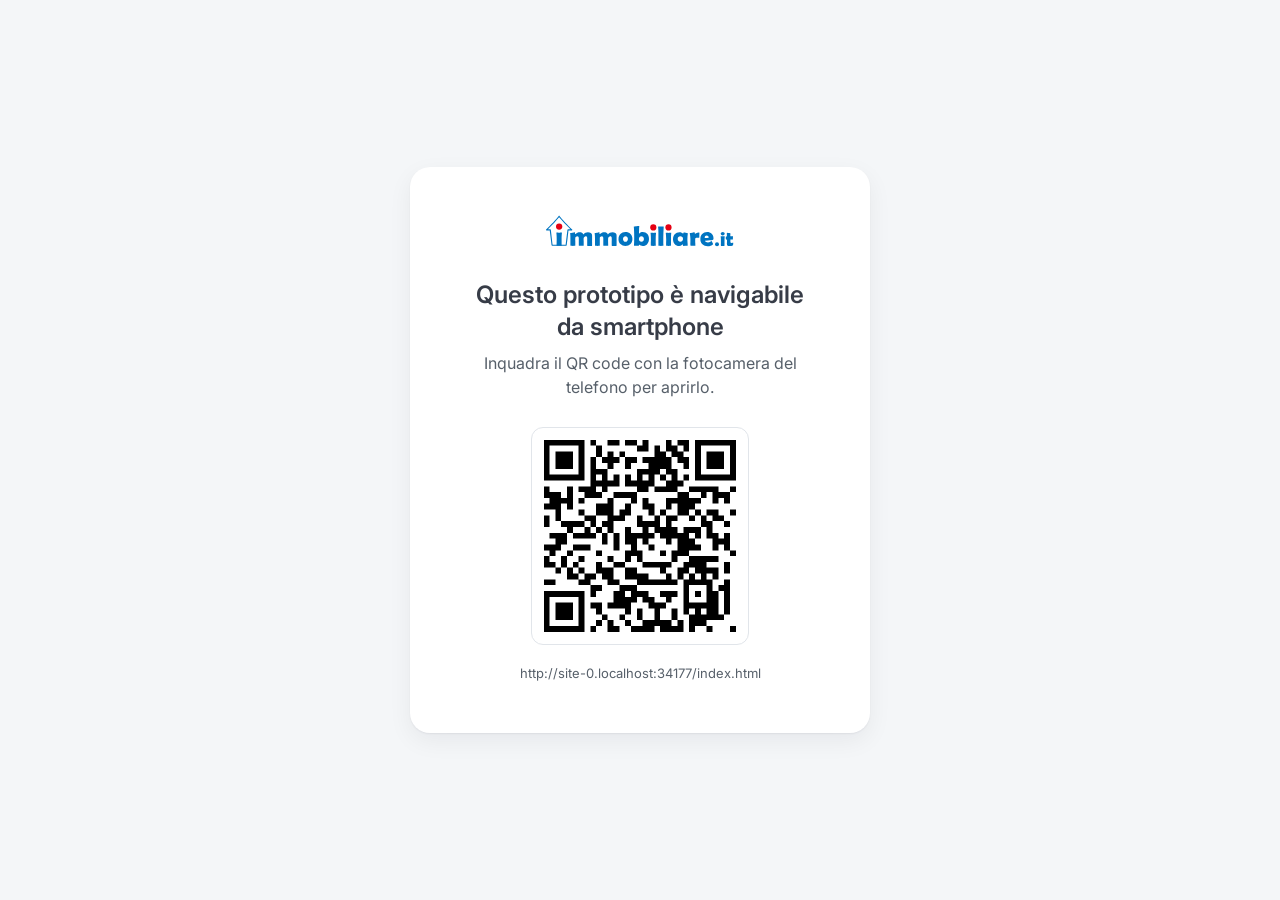
<file: index.html>
<!DOCTYPE html>
<html lang="it">
<head>
<meta charset="utf-8">
<meta name="viewport" content="width=device-width, initial-scale=1, viewport-fit=cover">
<meta name="theme-color" content="#ffffff">
<title>Immobiliare.it · Prototipo entry point Mutui</title>
<link rel="preconnect" href="https://fonts.googleapis.com"><link rel="preconnect" href="https://fonts.gstatic.com" crossorigin>
<link href="https://fonts.googleapis.com/css2?family=Inter:wght@400;500;600&display=swap" rel="stylesheet">
<link rel="stylesheet" href="style.css?v=202611161301">
</head>
<body>

<section class="desktop-only" aria-label="Apri da smartphone">
  <div class="desk-card">
    <img src="assets/logo.svg" alt="immobiliare.it" class="desk-logo">
    <h1>Questo prototipo è navigabile da smartphone</h1>
    <p>Inquadra il QR code con la fotocamera del telefono per aprirlo.</p>
    <div id="qr" class="qr" aria-hidden="true"></div>
    <p class="desk-url" id="deskUrl"></p>
  </div>
</section>

<div class="app" id="app">
  <header class="site-header">
    <span class="ic24 hd-back"><svg viewBox="0 0 24 24" fill="none"><path fill-rule="evenodd" clip-rule="evenodd" d="M4.234 11.456a.75.75 0 0 0-.001 1.087l6.996 6.747a.75.75 0 1 0 1.042-1.08L6.608 12.75H19.25a.75.75 0 0 0 0-1.5H6.608l5.663-5.46a.75.75 0 1 0-1.042-1.08l-6.995 6.746z" fill="#373C47"/></svg></span>
    <img class="hd-logo" src="assets/logo.svg" alt="immobiliare.it">
    <span class="hd-avatar"><svg viewBox="0 0 40 40" fill="none"><circle cx="20" cy="20" r="19.5" stroke="#D5D7DD"/><circle cx="20" cy="20" r="16" fill="#fff"/><path fill-rule="evenodd" clip-rule="evenodd" d="M20 3.333C10.567 3.333 3.333 10.567 3.333 20c0 4.35 1.537 8.231 4.118 11.15C10.468 34.566 14.915 36.666 20 36.666c5.07 0 9.503-2.088 12.521-5.483 2.595-2.927 4.145-6.82 4.145-11.183C36.666 10.567 29.433 3.333 20 3.333zM8.7 28.733c2.416-3.452 7.105-5.4 11.3-5.4s8.883 1.946 11.3 5.401c-2.55 3.343-6.594 5.432-11.3 5.432-4.707 0-8.752-2.089-11.3-5.433zm5.066-13.317a6.25 6.25 0 1 1 12.5 0 6.25 6.25 0 0 1-12.5 0z" fill="#9FA5B6"/></svg></span>
  </header>

  <div class="sticky-bar" id="stickyBar" aria-hidden="true">
    <div class="st-info">
      <div class="st-price">€ 250.000</div>
      <div class="st-feat"><span class="ic16"><svg viewBox="0 0 16 16" fill="none"><path fill-rule="evenodd" d="M3.1 2.6C2.6 2.6 2.2 2.8 1.8 3.2C1.5 3.5 1.3 4 1.3 4.5V11.5C1.3 11.7 1.3 11.9 1.4 12.2C1.5 12.4 1.6 12.6 1.8 12.7C2 12.9 2.2 13.1 2.4 13.1C2.6 13.2 2.9 13.3 3.1 13.3H12.8C13 13.3 13.3 13.2 13.5 13.1C13.7 13.1 13.9 12.9 14.1 12.7C14.2 12.6 14.4 12.4 14.5 12.2C14.6 11.9 14.6 11.7 14.6 11.5V7.8C14.6 7.3 14.4 6.8 14.1 6.5C13.7 6.1 13.3 6 12.8 6H11.3V4.5C11.3 4 11.1 3.5 10.7 3.2C10.4 2.8 9.9 2.6 9.4 2.6H3.1ZM2.3 4.5C2.3 4 2.7 3.6 3.1 3.6H9.4C9.9 3.6 10.3 4 10.3 4.5V6.5C10.3 6.7 10.5 7 10.8 7H12.8C13.2 7 13.6 7.3 13.6 7.8V11.5C13.6 11.9 13.2 12.3 12.8 12.3H11.3V9.6C11.3 9.5 11.2 9.4 11.1 9.3C11 9.2 10.9 9.1 10.8 9.1C10.7 9.1 10.5 9.2 10.4 9.3C10.3 9.4 10.3 9.5 10.3 9.6V12.3H3.1C2.7 12.3 2.3 11.9 2.3 11.5V4.5Z" fill="#373C47"/></svg></span>5<i></i><span class="ic16"><svg viewBox="0 0 16 16" fill="none"><path fill-rule="evenodd" d="M2 3.8C2 3.3 2.1 2.8 2.5 2.5C2.8 2.1 3.3 2 3.8 2H12.1C12.6 2 13.1 2.1 13.4 2.5C13.8 2.8 14 3.3 14 3.8V12.1C14 12.6 13.8 13.1 13.4 13.4C13.1 13.8 12.6 14 12.1 14H3.8C3.3 14 2.8 13.8 2.5 13.4C2.1 13.1 2 12.6 2 12.1V3.8ZM3.8 3C3.3 3 3 3.3 3 3.8V12.1C3 12.6 3.3 13 3.8 13H12.1C12.6 13 13 12.6 13 12.1V3.8C13 3.3 12.6 3 12.1 3H3.8ZM5 5.7V6.5C5 6.6 4.9 6.7 4.8 6.8C4.7 6.9 4.6 7 4.5 7C4.3 7 4.2 6.9 4.1 6.8C4 6.7 4 6.6 4 6.5V4.5C4 4.3 4 4.2 4.1 4.1C4.2 4 4.3 4 4.5 4H6.4C6.6 4 6.7 4 6.8 4.1C6.9 4.2 6.9 4.3 6.9 4.5C6.9 4.6 6.9 4.7 6.8 4.8C6.7 4.9 6.6 5 6.4 5H5.7L7.3 6.6C7.4 6.7 7.4 6.8 7.4 6.9C7.4 7.1 7.4 7.2 7.3 7.3C7.2 7.4 7.1 7.4 6.9 7.4C6.8 7.4 6.7 7.4 6.6 7.3L5 5.7ZM11 9.5V10.2L9.3 8.6L8.9 8.4L8.6 8.6L8.4 8.9L8.6 9.3L10.2 11H9.5C9.3 11 9.2 11 9.1 11.1C9 11.2 9 11.3 9 11.5C9 11.6 9 11.7 9.1 11.8C9.2 11.9 9.3 12 9.5 12H11.5C11.6 12 11.7 11.9 11.8 11.8C11.9 11.7 12 11.6 12 11.5V9.5C12 9.3 11.9 9.2 11.8 9.1C11.7 9 11.6 9 11.5 9C11.3 9 11.2 9 11.1 9.1C11 9.2 11 9.3 11 9.5Z" fill="#373C47"/></svg></span>140 m²</div>
    </div>
    <div class="sb-icons"><span class="ic24"><svg viewBox="0 0 24 24" fill="none"><path fill-rule="evenodd" clip-rule="evenodd" d="M17.769 2.404a1.75 1.75 0 0 1 2.46.015l1.352 1.352a1.75 1.75 0 0 1 .015 2.46l-9.81 10.043a.75.75 0 0 1-.536.226h-3a.75.75 0 0 1-.75-.75v-3a.75.75 0 0 1 .226-.537l10.043-9.809zm1.4 1.075a.25.25 0 0 0-.352-.002l-.647.632 1.72 1.721.633-.647a.25.25 0 0 0-.002-.352l-1.352-1.352zm-.326 3.424l-1.746-1.746L9 13.066V15h1.934l7.909-8.097z" fill="#0074C1"/><path d="M5.75 4.5c-.69 0-1.25.56-1.25 1.25v12.5c0 .69.56 1.25 1.25 1.25h12.5c.69 0 1.25-.56 1.25-1.25v-6.5a.75.75 0 0 1 1.5 0v6.5A2.75 2.75 0 0 1 18.25 21H5.75A2.75 2.75 0 0 1 3 18.25V5.75A2.75 2.75 0 0 1 5.75 3h6.5a.75.75 0 0 1 0 1.5h-6.5z" fill="#0074C1"/></svg></span><span class="ic24"><svg viewBox="0 0 24 24" fill="none"><path d="M12.53 2.22a.75.75 0 0 0-1.06 0l-2.25 2.25a.75.75 0 0 0 1.06 1.06l.97-.97v10.69a.75.75 0 0 0 1.5 0V4.56l.97.97a.75.75 0 1 0 1.06-1.06l-2.25-2.25z" fill="#0074C1"/><path d="M5.5 10.25c0-.69.56-1.25 1.25-1.25h1.5a.75.75 0 0 0 0-1.5h-1.5A2.75 2.75 0 0 0 4 10.25v9A2.75 2.75 0 0 0 6.75 22h10.5A2.75 2.75 0 0 0 20 19.25v-9a2.75 2.75 0 0 0-2.75-2.75h-1.5a.75.75 0 0 0 0 1.5h1.5c.69 0 1.25.56 1.25 1.25v9c0 .69-.56 1.25-1.25 1.25H6.75c-.69 0-1.25-.56-1.25-1.25v-9z" fill="#0074C1"/></svg></span><span class="ic24"><svg viewBox="0 0 24 24" fill="none"><path d="M8.25 2a.75.75 0 0 0 0 1.5h7.5a.75.75 0 0 0 0-1.5h-7.5zm1.184 6.003a.75.75 0 0 1 .813.681l.75 8.5a.75.75 0 1 1-1.494.132l-.75-8.5a.75.75 0 0 1 .681-.813zm4.069.681a.75.75 0 1 1 1.494.132l-.75 8.5a.75.75 0 0 1-1.494-.132l.75-8.5z" fill="#0074C1"/><path fill-rule="evenodd" clip-rule="evenodd" d="M3 5.25a.75.75 0 0 1 .75-.75h16.5a.75.75 0 0 1 0 1.5h-1.071l-1.253 12.524A2.75 2.75 0 0 1 15.19 21H8.81a2.75 2.75 0 0 1-2.736-2.476L4.82 6H3.75A.75.75 0 0 1 3 5.25zM6.329 6H17.67l-1.237 12.374a1.25 1.25 0 0 1-1.243 1.126H8.81a1.25 1.25 0 0 1-1.244-1.126L6.329 6z" fill="#0074C1"/></svg></span><span class="ic24"><svg viewBox="0 0 24 24" fill="none"><path fill-rule="evenodd" clip-rule="evenodd" d="M15.74 2.61c1.974-.45 4.173.112 5.497 2.244 1.623 2.614 1.198 9.608-8.81 16.513a.75.75 0 0 1-.855 0C1.59 14.478 1.142 7.502 2.751 4.873c1.188-2.168 3.416-2.707 5.4-2.264 1.48.33 2.923 1.22 3.844 2.487.894-1.26 2.284-2.153 3.745-2.486zM12 19.834c9.322-6.617 8.929-12.634 7.963-14.19-.93-1.497-2.43-1.906-3.89-1.573-1.5.34-2.86 1.449-3.366 2.867a.75.75 0 0 1-1.413 0c-.5-1.404-1.921-2.521-3.47-2.866-1.517-.339-2.98.088-3.765 1.535l-.022.038C3.07 7.2 2.678 13.218 12 19.836" fill="#E50013"/></svg></span></div>
  </div>

  <div class="page-wrap" id="pageWrap"><main class="page" id="page"><div class="cat"><div class="c10"><div id="GALLERY" class="gal-mount"><div class="gallery" id="gallery">
  <div class="g-track" id="gTrack">
    <div class="g-slide promo" data-i="5"><img src="assets/2-3.jpg" alt=""></div>
    <div class="g-slide" data-i="0"><img src="assets/1.jpg" alt="Foto 1"></div>
    <div class="g-slide" data-i="1"><img src="assets/2.jpg" alt="Foto 2"></div>
    <div class="g-slide" data-i="2"><img src="assets/1-1.jpg" alt="Foto 3"></div>
    <div class="g-slide" data-i="3"><img src="assets/2-1.jpg" alt="Foto 4"></div>
    <div class="g-slide" data-i="4"><img src="assets/2-2.jpg" alt="Foto 5"></div>
    <div class="g-slide promo" data-i="5"><img src="assets/2-3.jpg" alt="Mutuo">
      <div class="promo-card"><span class="pc-top"><span class="ic24"><svg viewBox="0 0 16 16" fill="none" stroke="#fff" stroke-width="1.3" stroke-linecap="round" stroke-linejoin="round"><path d="M12 1.3H4C3.2 1.3 2.6 1.9 2.6 2.6V13.3C2.6 14 3.2 14.6 4 14.6H12C12.7 14.6 13.3 14 13.3 13.3V2.6C13.3 1.9 12.7 1.3 12 1.3Z"/><path d="M5.3 4H10.6M10.6 9.3V11.9M10.6 6.6H10.6M8 6.6H8M5.3 6.6H5.3M8 9.3H8M5.3 9.3H5.3M8 12H8M5.3 12H5.3"/></svg></span>Mutuo</span><strong>848€/mese</strong><small>Con il 20% di anticipo</small><a class="pc-btn" href="#" data-link>Approfondisci</a></div></div>
    <div class="g-slide" data-i="0"><img src="assets/1.jpg" alt=""></div>
  </div>
</div>
<div class="g-overlay" id="gOverlay">
  <div class="g-count">
    <button class="ic24" id="gPrev" aria-label="Foto precedente"><svg viewBox="0 0 24 24" fill="none"><path d="M15.53 18.53a.75.75 0 0 0 0-1.06L10.06 12l5.47-5.47a.75.75 0 0 0-1.06-1.06l-6 6a.75.75 0 0 0 0 1.06l6 6a.75.75 0 0 0 1.06 0z" fill="#fff"/></svg></button>
    <span id="gCount">1 di 5</span>
    <button class="ic24" id="gNext" aria-label="Foto successiva"><svg viewBox="0 0 24 24" fill="none"><path d="M8.47 18.53a.75.75 0 0 1 0-1.06L13.94 12 8.47 6.53a.75.75 0 0 1 1.06-1.06l6 6a.75.75 0 0 1 0 1.06l-6 6a.75.75 0 0 1-1.06 0z" fill="#fff"/></svg></button>
  </div>
  <div class="g-actions"><span class="g-circ"><svg viewBox="0 0 24 24" fill="none"><path fill-rule="evenodd" clip-rule="evenodd" d="M17.769 2.404a1.75 1.75 0 0 1 2.46.015l1.352 1.352a1.75 1.75 0 0 1 .015 2.46l-9.81 10.043a.75.75 0 0 1-.536.226h-3a.75.75 0 0 1-.75-.75v-3a.75.75 0 0 1 .226-.537l10.043-9.809zm1.4 1.075a.25.25 0 0 0-.352-.002l-.647.632 1.72 1.721.633-.647a.25.25 0 0 0-.002-.352l-1.352-1.352zm-.326 3.424l-1.746-1.746L9 13.066V15h1.934l7.909-8.097z" fill="#0074C1"/><path d="M5.75 4.5c-.69 0-1.25.56-1.25 1.25v12.5c0 .69.56 1.25 1.25 1.25h12.5c.69 0 1.25-.56 1.25-1.25v-6.5a.75.75 0 0 1 1.5 0v6.5A2.75 2.75 0 0 1 18.25 21H5.75A2.75 2.75 0 0 1 3 18.25V5.75A2.75 2.75 0 0 1 5.75 3h6.5a.75.75 0 0 1 0 1.5h-6.5z" fill="#0074C1"/></svg></span><span class="g-circ"><svg viewBox="0 0 24 24" fill="none"><path d="M12.53 2.22a.75.75 0 0 0-1.06 0l-2.25 2.25a.75.75 0 0 0 1.06 1.06l.97-.97v10.69a.75.75 0 0 0 1.5 0V4.56l.97.97a.75.75 0 1 0 1.06-1.06l-2.25-2.25z" fill="#0074C1"/><path d="M5.5 10.25c0-.69.56-1.25 1.25-1.25h1.5a.75.75 0 0 0 0-1.5h-1.5A2.75 2.75 0 0 0 4 10.25v9A2.75 2.75 0 0 0 6.75 22h10.5A2.75 2.75 0 0 0 20 19.25v-9a2.75 2.75 0 0 0-2.75-2.75h-1.5a.75.75 0 0 0 0 1.5h1.5c.69 0 1.25.56 1.25 1.25v9c0 .69-.56 1.25-1.25 1.25H6.75c-.69 0-1.25-.56-1.25-1.25v-9z" fill="#0074C1"/></svg></span><span class="g-circ"><svg viewBox="0 0 24 24" fill="none"><path d="M8.25 2a.75.75 0 0 0 0 1.5h7.5a.75.75 0 0 0 0-1.5h-7.5zm1.184 6.003a.75.75 0 0 1 .813.681l.75 8.5a.75.75 0 1 1-1.494.132l-.75-8.5a.75.75 0 0 1 .681-.813zm4.069.681a.75.75 0 1 1 1.494.132l-.75 8.5a.75.75 0 0 1-1.494-.132l.75-8.5z" fill="#0074C1"/><path fill-rule="evenodd" clip-rule="evenodd" d="M3 5.25a.75.75 0 0 1 .75-.75h16.5a.75.75 0 0 1 0 1.5h-1.071l-1.253 12.524A2.75 2.75 0 0 1 15.19 21H8.81a2.75 2.75 0 0 1-2.736-2.476L4.82 6H3.75A.75.75 0 0 1 3 5.25zM6.329 6H17.67l-1.237 12.374a1.25 1.25 0 0 1-1.243 1.126H8.81a1.25 1.25 0 0 1-1.244-1.126L6.329 6z" fill="#0074C1"/></svg></span><span class="g-circ"><svg viewBox="0 0 24 24" fill="none"><path fill-rule="evenodd" clip-rule="evenodd" d="M15.74 2.61c1.974-.45 4.173.112 5.497 2.244 1.623 2.614 1.198 9.608-8.81 16.513a.75.75 0 0 1-.855 0C1.59 14.478 1.142 7.502 2.751 4.873c1.188-2.168 3.416-2.707 5.4-2.264 1.48.33 2.923 1.22 3.844 2.487.894-1.26 2.284-2.153 3.745-2.486zM12 19.834c9.322-6.617 8.929-12.634 7.963-14.19-.93-1.497-2.43-1.906-3.89-1.573-1.5.34-2.86 1.449-3.366 2.867a.75.75 0 0 1-1.413 0c-.5-1.404-1.921-2.521-3.47-2.866-1.517-.339-2.98.088-3.765 1.535l-.022.038C3.07 7.2 2.678 13.218 12 19.836" fill="#E50013"/></svg></span></div>
</div>
<div class="g-badges" id="gBadges">
  <button class="g-pill g-vedi" data-open-gallery aria-label="Vedi foto"><span class="ic16"><svg viewBox="0 0 16 16" fill="none"><path d="M5.5 2a.5.5 0 0 0 0 1h6A1.5 1.5 0 0 1 13 4.5v6a.5.5 0 0 0 1 0v-6A2.5 2.5 0 0 0 11.5 2h-6z" fill="#fff"/><path fill-rule="evenodd" clip-rule="evenodd" d="M7.333 7.167a1.5 1.5 0 1 1 3 0 1.5 1.5 0 0 1-3 0zm1.5-.5a.5.5 0 1 0 0 1 .5.5 0 0 0 0-1z" fill="#fff"/><path fill-rule="evenodd" clip-rule="evenodd" d="M3.833 4A1.833 1.833 0 0 0 2 5.833v6.334C2 13.179 2.82 14 3.833 14h6.334C11.179 14 12 13.18 12 12.167V5.833A1.833 1.833 0 0 0 10.167 4H3.833zM3 5.833C3 5.373 3.373 5 3.833 5h6.334c.46 0 .833.373.833.833v5.907l-.636-.89a1.17 1.17 0 0 0-1.774-.147l-.097.096-.683.586a.17.17 0 0 1-.227-.009L5.825 9.618a1.17 1.17 0 0 0-1.65 0L3 10.793V5.833zm.001 6.372a.833.833 0 0 0 .832.795h6.334a.8.8 0 0 0 .422-.115l-1.038-1.454a.17.17 0 0 0-.254-.021l-.11.11-.028.027-.698.598a1.17 1.17 0 0 1-1.584-.061L5.118 10.325a.17.17 0 0 0-.236 0L3.02 12.187l-.019.018z" fill="#fff"/></svg></span>Vedi foto</button>
  <span class="g-pill g-num" id="gNum">1/5</span>
</div>
</div><div class="cf"><i class="c0" data-open-gallery role="button" aria-label="Apri galleria"><svg viewBox="0 0 56 56" fill="none"><path d="M4 11C4 6.5 7.5 3 12 3H44C48.4 3 52 6.5 52 11V43C52 47.4 48.4 51 44 51H12C7.5 51 4 47.4 4 43V11Z" fill="#fff"/><path fill-rule="evenodd" d="M23.6 16.5C23.3 16.5 23.1 16.5 23 16.7C22.8 16.9 22.7 17.1 22.7 17.3C22.7 17.6 22.8 17.8 23 17.9C23.1 18.1 23.3 18.2 23.6 18.2H34.1C34.8 18.2 35.4 18.5 35.9 19C36.4 19.5 36.7 20.1 36.7 20.8V31.3C36.7 31.6 36.8 31.8 37 31.9C37.1 32.1 37.3 32.2 37.6 32.2C37.8 32.2 38 32.1 38.2 31.9C38.4 31.8 38.5 31.6 38.5 31.3V20.8C38.5 19.7 38 18.6 37.2 17.7C36.3 16.9 35.2 16.5 34.1 16.5H23.6Z" fill="#0074C1"/><path fill-rule="evenodd" d="M26.8 25.5C26.8 24.8 27.1 24.1 27.6 23.6C28 23.1 28.7 22.9 29.4 22.9C30.1 22.9 30.8 23.1 31.3 23.6C31.8 24.1 32 24.8 32 25.5C32 26.2 31.8 26.9 31.3 27.3C30.8 27.8 30.1 28.1 29.4 28.1C28.7 28.1 28 27.8 27.6 27.3C27.1 26.9 26.8 26.2 26.8 25.5ZM29.4 24.6C29.2 24.6 29 24.7 28.8 24.9C28.6 25 28.5 25.3 28.5 25.5C28.5 25.7 28.6 25.9 28.8 26.1C29 26.3 29.2 26.4 29.4 26.4C29.6 26.4 29.9 26.3 30 26.1C30.2 25.9 30.3 25.7 30.3 25.5C30.3 25.3 30.2 25 30 24.9C29.9 24.7 29.6 24.6 29.4 24.6Z" fill="#0074C1"/><path fill-rule="evenodd" d="M20.7 20C19.8 20 19 20.3 18.4 20.9C17.8 21.5 17.5 22.3 17.5 23.2V34.2C17.5 35.1 17.8 35.9 18.4 36.5C19 37.1 19.8 37.5 20.7 37.5H31.7C32.6 37.5 33.4 37.1 34 36.5C34.6 35.9 35 35.1 35 34.2V23.2C35 22.7 34.9 22.3 34.7 21.9C34.5 21.5 34.3 21.2 34 20.9C33.7 20.6 33.4 20.4 33 20.2C32.6 20 32.2 20 31.7 20H20.7ZM19.2 23.2C19.2 22.4 19.9 21.7 20.7 21.7H31.7C32.5 21.7 33.2 22.4 33.2 23.2V33.5L32.1 31.9C31.9 31.7 31.7 31.5 31.4 31.3C31.2 31.2 30.9 31.1 30.6 31.1C30.3 31.1 30 31.1 29.7 31.2C29.4 31.3 29.2 31.5 29 31.7L28.8 31.8L27.6 32.9C27.6 32.9 27.5 32.9 27.4 32.9C27.3 32.9 27.3 32.9 27.2 32.9L24.1 29.8C23.8 29.4 23.2 29.2 22.7 29.2C22.2 29.2 21.6 29.4 21.3 29.8L19.2 31.8V23.2ZM19.2 34.3C19.2 34.7 19.4 35 19.7 35.3C19.9 35.6 20.3 35.7 20.7 35.7H31.7C32 35.7 32.3 35.6 32.5 35.5L30.7 33L30.5 32.8C30.4 32.8 30.4 32.8 30.3 32.9L30 33.1L28.8 34.2C28.4 34.5 27.9 34.7 27.3 34.7C26.8 34.7 26.3 34.5 26 34.1L22.9 31L22.7 30.9L22.5 31L19.2 34.3Z" fill="#0074C1"/></svg></i><i class="c0"><svg viewBox="0 0 56 56" fill="none"><path d="M4 11C4 6.5 7.5 3 12 3H44C48.4 3 52 6.5 52 11V43C52 47.4 48.4 51 44 51H12C7.5 51 4 47.4 4 43V11Z" fill="#fff"/><path fill-rule="evenodd" d="M19.5 17.6C18.6 17.6 17.8 18 17.2 18.6C16.6 19.2 16.3 20 16.3 20.8V33.1C16.3 33.5 16.4 33.9 16.5 34.3C16.7 34.7 16.9 35 17.2 35.3C17.5 35.6 17.9 35.9 18.3 36C18.7 36.2 19.1 36.3 19.5 36.3H36.4C36.8 36.3 37.2 36.2 37.6 36C38 35.9 38.4 35.6 38.7 35.3C39 35 39.2 34.7 39.4 34.3C39.5 33.9 39.6 33.5 39.6 33.1V26.7C39.6 25.8 39.3 25 38.7 24.4C38.1 23.8 37.3 23.5 36.4 23.5H33.8V20.8C33.8 20 33.4 19.2 32.8 18.6C32.2 18 31.4 17.6 30.6 17.6H19.5ZM18 20.8C18 20 18.7 19.4 19.5 19.4H30.6C31.4 19.4 32 20 32 20.8V24.3C32 24.8 32.4 25.2 32.9 25.2H36.4C37.2 25.2 37.9 25.9 37.9 26.7V33.1C37.9 33.9 37.2 34.5 36.4 34.5H33.8V29.9C33.8 29.6 33.7 29.4 33.5 29.2C33.4 29.1 33.1 29 32.9 29C32.7 29 32.5 29.1 32.3 29.2C32.1 29.4 32 29.6 32 29.9V34.5H19.5C18.7 34.5 18 33.9 18 33.1V20.8Z" fill="#0074C1"/></svg></i><i class="c0"><svg viewBox="0 0 56 56" fill="none"><path d="M4 11C4 6.5 7.5 3 12 3H44C48.4 3 52 6.5 52 11V43C52 47.4 48.4 51 44 51H12C7.5 51 4 47.4 4 43V11Z" fill="#fff"/><path fill-rule="evenodd" d="M16.3 27C16.3 21.6 21.7 17.6 27.9 17.6C28.5 17.6 29 17.6 29.5 17.7C29.7 17.7 29.9 17.8 30.1 18C30.2 18.2 30.3 18.4 30.3 18.7C30.3 18.9 30.1 19.1 30 19.3C29.8 19.4 29.5 19.5 29.3 19.4C28.9 19.4 28.4 19.4 28 19.4C22.3 19.4 18 22.9 18 27C18 31 22.3 34.5 28 34.5C33.6 34.5 37.9 31 37.9 27C37.9 24.9 36.8 23 34.9 21.6V23.7C34.9 24 34.9 24.2 34.7 24.4C34.5 24.5 34.3 24.6 34.1 24.6C33.8 24.6 33.6 24.5 33.5 24.4C33.3 24.2 33.2 24 33.2 23.7V19.7C33.2 19.4 33.3 19.2 33.5 19C33.6 18.9 33.8 18.8 34.1 18.8H38.2C38.4 18.8 38.6 18.9 38.8 19C38.9 19.2 39 19.4 39 19.7C39 19.9 38.9 20.1 38.8 20.3C38.6 20.4 38.4 20.5 38.2 20.5H36.4C38.4 22.2 39.6 24.4 39.6 27C39.6 32.3 34.2 36.3 27.9 36.3C21.7 36.3 16.3 32.3 16.3 27Z" fill="#0074C1"/><path fill-rule="evenodd" d="M24.5 27C24.5 26 24.8 25.1 25.5 24.5C26.1 23.8 27 23.5 28 23.5C28.9 23.5 29.8 23.8 30.4 24.5C31.1 25.1 31.5 26 31.5 27C31.5 27.9 31.1 28.8 30.4 29.4C29.8 30.1 28.9 30.5 28 30.5C27 30.5 26.1 30.1 25.5 29.4C24.8 28.8 24.5 27.9 24.5 27ZM28 25.2C27.5 25.2 27 25.4 26.7 25.7C26.4 26 26.2 26.5 26.2 27C26.2 27.4 26.4 27.9 26.7 28.2C27 28.5 27.5 28.7 28 28.7C28.4 28.7 28.9 28.5 29.2 28.2C29.5 27.9 29.7 27.4 29.7 27C29.7 26.5 29.5 26 29.2 25.7C28.9 25.4 28.4 25.2 28 25.2Z" fill="#0074C1"/></svg></i><i class="c0"><svg viewBox="0 0 56 56" fill="none"><path d="M4 11C4 6.5 7.5 3 12 3H44C48.4 3 52 6.5 52 11V43C52 47.4 48.4 51 44 51H12C7.5 51 4 47.4 4 43V11Z" fill="#fff"/><path fill-rule="evenodd" d="M19.5 19.4C18.6 19.4 17.8 19.7 17.2 20.3C16.6 20.9 16.3 21.7 16.3 22.6V31.9C16.3 32.8 16.6 33.6 17.2 34.2C17.8 34.8 18.6 35.1 19.5 35.1H28.8C29.7 35.1 30.5 34.8 31.1 34.2C31.7 33.6 32 32.8 32 31.9V31.6L37.1 32.7C37.4 32.8 37.7 32.8 38 32.7C38.3 32.7 38.6 32.5 38.8 32.3C39.1 32.1 39.3 31.9 39.4 31.6C39.5 31.3 39.6 31 39.6 30.7V23.5C39.6 23.2 39.5 22.9 39.4 22.6C39.3 22.3 39.1 22.1 38.8 21.9C38.6 21.7 38.3 21.6 38 21.5C37.7 21.5 37.3 21.5 37 21.5L32 22.9V22.6C32 21.7 31.7 20.9 31.1 20.3C30.5 19.7 29.7 19.4 28.8 19.4H19.5ZM32 24.9V29.5C32 29.7 32.1 29.8 32.3 29.8L37.5 31L37.8 31L37.9 30.7V23.5L37.8 23.3L37.5 23.2L32.2 24.6L32 24.9ZM30.3 22.6C30.3 21.8 29.6 21.1 28.8 21.1H19.5C18.7 21.1 18 21.8 18 22.6V31.9C18 32.7 18.7 33.4 19.5 33.4H28.8C29.6 33.4 30.3 32.7 30.3 31.9V22.6Z" fill="#0074C1"/></svg></i><div id="n750_2903" class="ce" data-scroll-calc role="button"><div class="cc"><span class="calc-ico"><svg viewBox="0 0 24 24" fill="none" stroke="#0074C1" stroke-width="1.8" stroke-linecap="round" stroke-linejoin="round"><rect x="4" y="2" width="16" height="20" rx="2"/><path d="M8 6h8M16 14v4M16 10h.01M12 10h.01M8 10h.01M12 14h.01M8 14h.01M12 18h.01M8 18h.01"/></svg></span><i class="c1"><svg viewBox="0 0 18 22" fill="none"><path d="M0.8 2.9V18.6C0.8 19.8 1.7 20.8 2.9 20.8H14.3C15.5 20.8 16.5 19.8 16.5 18.6V2.9C16.5 1.7 15.5 0.8 14.3 0.8H2.9C1.7 0.8 0.8 1.7 0.8 2.9Z" stroke="#0074C1" stroke-width="1.6" stroke-linecap="round" stroke-linejoin="round"/></svg></i><i class="c2"><svg viewBox="0 0 3 3" fill="none"><circle cx="1.1" cy="1.05" r="1.05" fill="#0074C1"/></svg></i><i class="c3"><svg viewBox="0 0 3 3" fill="none"><circle cx="1.1" cy="1.05" r="1.05" fill="#0074C1"/></svg></i><i class="c4"><svg viewBox="0 0 3 3" fill="none"><circle cx="1.1" cy="1.05" r="1.05" fill="#0074C1"/></svg></i><i class="c5"><svg viewBox="0 0 3 3" fill="none"><circle cx="1.1" cy="1.05" r="1.05" fill="#0074C1"/></svg></i><i class="c6"><svg viewBox="0 0 3 3" fill="none"><circle cx="1.1" cy="1.05" r="1.05" fill="#0074C1"/></svg></i><i class="c7"><svg viewBox="0 0 3 3" fill="none"><circle cx="1.1" cy="1.05" r="1.05" fill="#0074C1"/></svg></i><i class="c8"><svg viewBox="0 0 3 3" fill="none"><circle cx="1.1" cy="1.05" r="1.05" fill="#0074C1"/></svg></i><i class="c9"><svg viewBox="0 0 3 3" fill="none"><circle cx="1.1" cy="1.05" r="1.05" fill="#0074C1"/></svg></i><i class="ca"><svg viewBox="0 0 3 3" fill="none"><circle cx="1.1" cy="1.05" r="1.05" fill="#0074C1"/></svg></i><i class="cb"><svg viewBox="0 0 18 2" fill="none" style="overflow:visible"><path d="M0.8 0.8H16.2" stroke="#0074C1" stroke-width="1.6" stroke-linecap="round"/></svg></i></div><p class="cd">Mutuo</p></div></div><div class="c10"><div class="ch"><div class="cl"><i class="c0"><svg viewBox="0 0 48 48" fill="none"><path d="M5.2 47.5H32L14 9.5L0 18.3V40C0 43.4 2.1 46.3 5.2 47.5Z" fill="#BEDBA5"/><path d="M45 1.7L18 17.9L33.9 47.9H40C44.4 47.9 48 44.4 48 39.9V7.9C48 5.4 46.8 3.2 45 1.7Z" fill="#FDF9EF"/><path d="M0 18.9L13.5 10.5L3.4 1.5H3.3C1.3 2.9 0 5.3 0 8V18.9Z" fill="#CCE5FF"/><path d="M10 2L19 16.5L44.5 2V1.3C43.2 0.5 41.6 0 40 0H8.5L10 2Z" fill="#CCE5FF"/><path d="M6.7 0.1C4.3 0.4 2.2 1.9 1 3.9L26.5 47H34.5L16.6 16.8L42.5 1V0.3C41.7 0.1 40.8 0 40 0H31.1L13.1 10.9L6.7 0.1Z" fill="#FFE8A9"/><path fill-rule="evenodd" d="M31.5 25.3C32.4 24 33 22.4 33 20.7C33 15.9 28.9 12 23.9 12C19 12 15 15.9 15 20.7C15 22.4 15.5 24 16.4 25.3L16.6 25.7L23.9 36L31.3 25.7L31.5 25.3Z" fill="#0074C1"/><path fill-rule="evenodd" d="M27.8 20.7C27.8 22.7 26.1 24.4 24 24.4C21.8 24.4 20.1 22.7 20.1 20.7C20.1 18.6 21.8 16.9 24 16.9C26.1 16.9 27.8 18.6 27.8 20.7Z" fill="#fff"/><path fill-rule="evenodd" d="M40 1H8C4.1 1 1 4.1 1 8V40C1 43.8 4.1 47 8 47H40C43.8 47 47 43.8 47 40V8C47 4.1 43.8 1 40 1ZM8 0C3.5 0 0 3.5 0 8V40C0 44.4 3.5 48 8 48H40C44.4 48 48 44.4 48 40V8C48 3.5 44.4 0 40 0H8Z" fill="#D9D9D9"/></svg></i><div class="ck"><div class="ch"><p class="cg">Appartamento via Luigi Bertelli 18, Talenti - Monte Sacro, Roma</p></div><div class="cj"><p class="ci">Roma</p><p class="ci">•</p><p class="ci">Talenti - Monte Sacro</p><p class="ci">•</p><p class="ci">Via Luigi Bertelli, 18</p></div></div></div><div class="cu"><div class="cn"><p class="cm">€ 250.000</p></div><div class="ct"><a id="n750_2953" class="cs" data-scroll-calc role="button"><p class="co">Mutuo · 848€ al mese per 30 anni</p><div class="cr"><i class="cp"><svg viewBox="0 0 16 16" fill="none" stroke="#0074C1" stroke-width="1.3" stroke-linecap="round" stroke-linejoin="round"><path d="M12 1.3H4C3.2 1.3 2.6 1.9 2.6 2.6V13.3C2.6 14 3.2 14.6 4 14.6H12C12.7 14.6 13.3 14 13.3 13.3V2.6C13.3 1.9 12.7 1.3 12 1.3Z"/><path d="M5.3 4H10.6M10.6 9.3V11.9M10.6 6.6H10.6M8 6.6H8M5.3 6.6H5.3M8 9.3H8M5.3 9.3H5.3M8 12H8M5.3 12H5.3"/></svg></i><p class="cq">Calcola la tua rata</p></div></a></div></div></div><div class="cz"><div class="cy"><i class="cv"><svg viewBox="0 0 16 16" fill="none"><path fill-rule="evenodd" d="M3.1 2.6C2.6 2.6 2.2 2.8 1.8 3.2C1.5 3.5 1.3 4 1.3 4.5V11.5C1.3 11.7 1.3 11.9 1.4 12.2C1.5 12.4 1.6 12.6 1.8 12.7C2 12.9 2.2 13.1 2.4 13.1C2.6 13.2 2.9 13.3 3.1 13.3H12.8C13 13.3 13.3 13.2 13.5 13.1C13.7 13.1 13.9 12.9 14.1 12.7C14.2 12.6 14.4 12.4 14.5 12.2C14.6 11.9 14.6 11.7 14.6 11.5V7.8C14.6 7.3 14.4 6.8 14.1 6.5C13.7 6.1 13.3 6 12.8 6H11.3V4.5C11.3 4 11.1 3.5 10.7 3.2C10.4 2.8 9.9 2.6 9.4 2.6H3.1ZM2.3 4.5C2.3 4 2.7 3.6 3.1 3.6H9.4C9.9 3.6 10.3 4 10.3 4.5V6.5C10.3 6.7 10.5 7 10.8 7H12.8C13.2 7 13.6 7.3 13.6 7.8V11.5C13.6 11.9 13.2 12.3 12.8 12.3H11.3V9.6C11.3 9.5 11.2 9.4 11.1 9.3C11 9.2 10.9 9.1 10.8 9.1C10.7 9.1 10.5 9.2 10.4 9.3C10.3 9.4 10.3 9.5 10.3 9.6V12.3H3.1C2.7 12.3 2.3 11.9 2.3 11.5V4.5Z" fill="#373C47"/></svg></i><div class="cx"><p class="cw">5</p></div></div><div class="cy"><i class="cv"><svg viewBox="0 0 16 16" fill="none"><path fill-rule="evenodd" d="M2 3.8C2 3.3 2.1 2.8 2.5 2.5C2.8 2.1 3.3 2 3.8 2H12.1C12.6 2 13.1 2.1 13.4 2.5C13.8 2.8 14 3.3 14 3.8V12.1C14 12.6 13.8 13.1 13.4 13.4C13.1 13.8 12.6 14 12.1 14H3.8C3.3 14 2.8 13.8 2.5 13.4C2.1 13.1 2 12.6 2 12.1V3.8ZM3.8 3C3.3 3 3 3.3 3 3.8V12.1C3 12.6 3.3 13 3.8 13H12.1C12.6 13 13 12.6 13 12.1V3.8C13 3.3 12.6 3 12.1 3H3.8ZM5 5.7V6.5C5 6.6 4.9 6.7 4.8 6.8C4.7 6.9 4.6 7 4.5 7C4.3 7 4.2 6.9 4.1 6.8C4 6.7 4 6.6 4 6.5V4.5C4 4.3 4 4.2 4.1 4.1C4.2 4 4.3 4 4.5 4H6.4C6.6 4 6.7 4 6.8 4.1C6.9 4.2 6.9 4.3 6.9 4.5C6.9 4.6 6.9 4.7 6.8 4.8C6.7 4.9 6.6 5 6.4 5H5.7L7.3 6.6C7.4 6.7 7.4 6.8 7.4 6.9C7.4 7.1 7.4 7.2 7.3 7.3C7.2 7.4 7.1 7.4 6.9 7.4C6.8 7.4 6.7 7.4 6.6 7.3L5 5.7ZM11 9.5V10.2L9.3 8.6L8.9 8.4L8.6 8.6L8.4 8.9L8.6 9.3L10.2 11H9.5C9.3 11 9.2 11 9.1 11.1C9 11.2 9 11.3 9 11.5C9 11.6 9 11.7 9.1 11.8C9.2 11.9 9.3 12 9.5 12H11.5C11.6 12 11.7 11.9 11.8 11.8C11.9 11.7 12 11.6 12 11.5V9.5C12 9.3 11.9 9.2 11.8 9.1C11.7 9 11.6 9 11.5 9C11.3 9 11.2 9 11.1 9.1C11 9.2 11 9.3 11 9.5Z" fill="#373C47"/></svg></i><div class="cx"><p class="cw">140 m²</p></div></div><div class="cy"><i class="cv"><svg viewBox="0 0 16 16" fill="none"><path fill-rule="evenodd" d="M3.6 3.5C3.6 3.2 3.7 2.9 3.9 2.7C4.1 2.5 4.3 2.3 4.6 2.3C4.9 2.3 5.2 2.3 5.4 2.5C5.6 2.6 5.8 2.8 5.9 3.1L5.3 4.2C5.3 4.3 5.3 4.4 5.3 4.5C5.3 4.6 5.4 4.7 5.4 4.8C5.5 4.9 5.6 4.9 5.7 4.9C5.8 5 5.9 4.9 6 4.9L8.2 3.9C8.3 3.9 8.3 3.8 8.4 3.7C8.4 3.6 8.5 3.5 8.4 3.4C8.4 3.3 8.4 3.2 8.3 3.1C8.3 3 8.2 3 8.1 3L6.8 2.7C6.6 2.2 6.3 1.8 5.9 1.6C5.4 1.3 4.9 1.2 4.4 1.3C3.9 1.4 3.4 1.7 3.1 2.1C2.8 2.5 2.6 2.9 2.6 3.5V7.6H1.8C1.7 7.6 1.5 7.7 1.4 7.8C1.3 7.9 1.3 8 1.3 8.1C1.3 8.2 1.3 8.4 1.4 8.5C1.5 8.6 1.7 8.6 1.8 8.6H2.6V10.1C2.6 10.7 2.8 11.3 3.1 11.7C3.4 12.2 3.8 12.6 4.3 12.9V14.1C4.3 14.2 4.3 14.4 4.4 14.5C4.5 14.6 4.7 14.6 4.8 14.6C4.9 14.6 5 14.6 5.1 14.5C5.2 14.4 5.3 14.2 5.3 14.1V13.2C5.4 13.3 5.6 13.3 5.8 13.3H10.1C10.3 13.3 10.5 13.3 10.6 13.2V14.1C10.6 14.2 10.7 14.4 10.8 14.5C10.9 14.6 11 14.6 11.1 14.6C11.2 14.6 11.4 14.6 11.5 14.5C11.6 14.4 11.6 14.2 11.6 14.1V12.9C12.1 12.6 12.5 12.2 12.8 11.7C13.1 11.3 13.3 10.7 13.3 10.1V8.6H14.1C14.2 8.6 14.4 8.6 14.5 8.5C14.6 8.4 14.6 8.2 14.6 8.1C14.6 8 14.6 7.9 14.5 7.8C14.4 7.7 14.2 7.6 14.1 7.6H3.6V3.5ZM12.3 8.6H3.6V10.1C3.6 10.7 3.8 11.2 4.3 11.6C4.7 12.1 5.2 12.3 5.8 12.3H10.1C10.7 12.3 11.2 12.1 11.6 11.6C12.1 11.2 12.3 10.7 12.3 10.1V8.6Z" fill="#373C47"/></svg></i><div class="cx"><p class="cw">2</p></div></div><div class="cy"><i class="cv"><svg viewBox="0 0 16 16" fill="none"><path fill-rule="evenodd" d="M2 2.8C2 2.3 2.3 2 2.8 2H4.8C5.2 2 5.6 2.3 5.6 2.8V4.3H7.5C7.9 4.3 8.3 4.7 8.3 5.1V7.3H10.1C10.6 7.3 11 7.7 11 8.1V10.3H13.1C13.6 10.3 14 10.7 14 11.1V13.1C14 13.6 13.6 14 13.1 14H2.8C2.3 14 2 13.6 2 13.1V2.8ZM3 3V13H13V11.3H10.8C10.3 11.3 10 10.9 10 10.5V8.3H8.1C7.7 8.3 7.3 7.9 7.3 7.5V5.3H5.5C5 5.3 4.6 4.9 4.6 4.5V3H3Z" fill="#373C47"/></svg></i><div class="cx"><p class="cw">R</p></div></div><div class="cy"><i class="cv"><svg viewBox="0 0 16 16" fill="none"><path fill-rule="evenodd" d="M10.5 10.2L10.8 10.3L11.1 10.2L12.2 9C12.3 8.8 12.3 8.6 12.2 8.4L11.9 8.3L11.6 8.4L11.2 8.8V6.4C11.2 6.1 11 6 10.8 6C10.6 6 10.4 6.1 10.4 6.4V8.8L10 8.4L9.7 8.3L9.4 8.4C9.3 8.6 9.3 8.8 9.4 9L10.5 10.2ZM4.8 6.1L5.1 6L5.4 6.1L6.5 7.2C6.7 7.4 6.7 7.7 6.5 7.8L6.2 8L5.9 7.8L5.5 7.4V9.9C5.5 10.1 5.3 10.3 5.1 10.3C4.9 10.3 4.7 10.1 4.7 9.9V7.4L4.3 7.8L4 8L3.7 7.8C3.6 7.6 3.6 7.4 3.7 7.2L4.8 6.1Z" fill="#373C47"/><path fill-rule="evenodd" d="M14 3.8V12.1C14 12.6 13.8 13.1 13.4 13.4C13.1 13.8 12.6 14 12.1 14H3.8C3.3 14 2.8 13.8 2.5 13.4C2.1 13.1 2 12.6 2 12.1V3.8C2 3.3 2.1 2.8 2.5 2.5C2.8 2.1 3.3 2 3.8 2H12.1C12.6 2 13.1 2.1 13.4 2.5C13.8 2.8 14 3.3 14 3.8ZM13 12.1V3.8C13 3.3 12.6 3 12.1 3H8.5V13H12.1C12.6 13 13 12.6 13 12.1ZM7.5 13V3H3.8C3.3 3 3 3.3 3 3.8V12.1C3 12.6 3.3 13 3.8 13H7.5Z" fill="#373C47"/></svg></i><div class="cx"><p class="cw">Sì</p></div></div><div class="cy"><i class="cv"><svg viewBox="0 0 16 16" fill="none"><path fill-rule="evenodd" d="M7.1 1.3C6.3 1.3 5.5 1.6 4.9 2.2C4.3 2.8 3.9 3.6 3.9 4.4V9.9H3.6V9.6C3.6 9.5 3.6 9.4 3.5 9.3C3.4 9.2 3.2 9.1 3.1 9.1C3 9.1 2.9 9.2 2.8 9.3C2.7 9.4 2.6 9.5 2.6 9.6V10.3L2.1 11.5C2 11.8 1.9 12 1.9 12.3C1.9 12.5 2 12.8 2.1 13L2.3 13.6C2.2 13.7 2.1 13.7 2 13.8C2 13.9 1.9 14 2 14.2C2 14.3 2 14.4 2.1 14.5C2.2 14.6 2.3 14.6 2.4 14.6H13.4C13.6 14.6 13.7 14.6 13.8 14.5C13.9 14.4 13.9 14.3 13.9 14.2C14 14 13.9 13.9 13.9 13.8C13.8 13.7 13.7 13.7 13.6 13.6L13.8 13C13.9 12.8 14 12.5 14 12.3C14 12 13.9 11.8 13.8 11.5L13.3 10.3V9.6C13.3 9.5 13.2 9.4 13.1 9.3C13 9.2 12.9 9.1 12.8 9.1C12.7 9.1 12.5 9.2 12.4 9.3C12.3 9.4 12.3 9.5 12.3 9.6V9.9H11.9V4.4C11.9 3.6 11.6 2.8 11 2.2C10.4 1.6 9.6 1.3 8.8 1.3H7.1ZM11.3 13.6H12.5L12.9 12.6C13 12.5 13 12.4 13 12.3C13 12.2 13 12 12.9 11.9L12.5 10.9H11.3V13.6ZM10.3 10.9V13.6H8.4V10.9H10.3ZM10.8 9.9H10.9V5.3H4.9V9.9H10.8ZM7.4 13.6H5.6V10.9H7.4V13.6ZM4.6 13.6V10.9H3.4L3 11.9C2.9 12 2.9 12.2 2.9 12.3C2.9 12.4 2.9 12.5 3 12.6L3.4 13.6H4.6ZM6.3 2.4C6.6 2.3 6.8 2.3 7.1 2.3H7.4V3.5L6.3 2.4ZM5.5 3C5.2 3.4 5 3.8 5 4.3H6.9L5.5 3ZM10.4 3C10.7 3.4 10.9 3.8 10.9 4.3H9L10.4 3ZM9.6 2.4L8.4 3.5V2.3H8.8C9.1 2.3 9.3 2.3 9.6 2.4Z" fill="#373C47"/></svg></i><div class="cx"><p class="cw">Balcone</p></div></div></div></div><div class="c1a"><div class="c19"><div class="c15"><i class="c11"><svg viewBox="0 0 24 24" fill="none"><path fill-rule="evenodd" d="M17.7 2.4C18 2 18.5 1.9 19 1.9C19.4 1.9 19.9 2 20.2 2.4L21.5 3.7C21.9 4 22 4.5 22 4.9C22 5.4 21.9 5.9 21.5 6.2L11.7 16.2L11.2 16.5H8.2C8 16.5 7.8 16.4 7.7 16.2C7.5 16.1 7.5 15.9 7.5 15.7V12.7L7.7 12.2L17.7 2.4ZM19.1 3.4H18.8L18.1 4.1L19.8 5.8L20.5 5.1V4.8L19.1 3.4ZM18.8 6.9L17 5.1L9 13V15H10.9L18.8 6.9Z" fill="#373C47"/><path fill-rule="evenodd" d="M5.7 4.5C5 4.5 4.5 5 4.5 5.7V18.2C4.5 18.9 5 19.5 5.7 19.5H18.2C18.9 19.5 19.5 18.9 19.5 18.2V11.7C19.5 11.5 19.5 11.3 19.7 11.2C19.8 11 20 11 20.2 11C20.4 11 20.6 11 20.7 11.2C20.9 11.3 21 11.5 21 11.7V18.2C21 18.9 20.7 19.6 20.1 20.1C19.6 20.7 18.9 21 18.2 21H5.7C5 21 4.3 20.7 3.8 20.1C3.2 19.6 3 18.9 3 18.2V5.7C3 5 3.2 4.3 3.8 3.8C4.3 3.2 5 3 5.7 3H12.2C12.4 3 12.6 3 12.7 3.2C12.9 3.3 13 3.5 13 3.7C13 3.9 12.9 4.1 12.7 4.2C12.6 4.4 12.4 4.5 12.2 4.5H5.7Z" fill="#373C47"/></svg></i><div class="c14"><div class="c13"><p class="c12">Nota</p></div></div></div><div class="c17"><p class="c16">aggiungi</p></div><div class="c18"></div></div></div><div class="c1z"><div id="n750_3007" class="c1y"><div class="c1b"></div><a id="n750_3009" class="c1m" data-link><div class="c1i"><div class="c1e"><div class="c1d"><b class="c1c"></b></div></div><div class="c1h"><p class="c1f">Quanto mutuo puoi ottenere?</p><p class="c1g">Simula importo e rata in 3 minuti</p></div></div><div class="c1l"><div class="c1k"><p class="c1j">FAI UNA SIMULAZIONE</p></div></div></a><div class="c1x"><div class="c1t"><div class="c1p"><div class="c1d"><div class="c1n"></div><b class="c1o"></b></div></div><div class="c1s"><div class="ch"><p class="c1q">Eni Plenitude</p></div><div class="ch"><p class="c1r">Con Fixa Time 24 Smart, 30% di sconto su luce e/o gas</p></div></div></div><div class="c1w"><div class="c1v"><p class="c1u">Approfittane</p></div></div></div></div></div><div class="c22"><i class="c11"><svg viewBox="0 0 24 24" fill="none"><path fill-rule="evenodd" d="M14.9 14.9C15.1 15 15.3 15 15.5 14.9C15.6 14.8 15.8 14.7 15.9 14.5C16 14.3 16 14.1 15.9 13.9C15.8 13.8 15.7 13.6 15.5 13.5L12.7 12.2V8.2C12.7 8 12.6 7.8 12.5 7.7C12.3 7.5 12.1 7.5 12 7.5C11.8 7.5 11.6 7.5 11.4 7.7C11.3 7.8 11.2 8 11.2 8.2V12.4C11.2 12.9 11.5 13.3 11.9 13.5L14.9 14.9Z" fill="#373C47"/><path fill-rule="evenodd" d="M12 2C6.5 2 2 6.2 2 11.7C2 17.2 6.4 22 12 22C17.5 22 22 17.2 22 11.7C22 6.2 17.4 2 12 2ZM3.5 11.7C3.5 7 7.2 3.5 12 3.5C16.7 3.5 20.5 7 20.5 11.7C20.5 16.4 16.6 20.5 12 20.5C7.3 20.5 3.5 16.4 3.5 11.7Z" fill="#373C47"/></svg></i><p class="c20">Annuncio aggiornato il 21/07/2026</p><div class="c21"></div></div><div class="c2f"><div class="c24"><p class="c23">Descrizione</p></div><div class="ch"><p class="c25">riferimento: SRL - VIA BERTELLI</p></div><div class="c27"><p class="c26">Appartamento ampia metratura Montesacro</p></div><div class="c29"><div class="ch"><p class="c28">Rivolta Immobiliare propone in vendita, nel cuore di Montesacro e più precisamente in Via Luigi Bertelli, un ampio appartamento di circa 140 mq situato al piano rialzato di un elegante stabile con ascensore, recentemente valorizzato grazie agli interventi del Bonus 110.

L’immobile si distingue per gli spazi generosi e ben distribuiti: ingresso, grande salone, quattro camere da letto, cucina abitabile, due ripostigli, armadi a muro e balcone.</p></div></div><div class="c2d"><div class="c2c"><i class="c2a"><svg viewBox="0 0 24 24" fill="none"><path d="M18.5 8.9C18.3 8.8 18.1 8.7 17.9 8.7C17.8 8.7 17.6 8.8 17.4 8.9L11.9 14.4L6.5 8.9C6.3 8.8 6.1 8.7 6 8.7C5.8 8.7 5.6 8.8 5.4 8.9C5.3 9.1 5.2 9.3 5.2 9.5C5.2 9.6 5.3 9.8 5.4 10L11.4 16C11.6 16.1 11.8 16.2 11.9 16.2C12.1 16.2 12.3 16.1 12.5 16L18.5 10C18.6 9.8 18.7 9.6 18.7 9.4C18.7 9.3 18.6 9.1 18.5 8.9Z" fill="#0074C1"/></svg></i><p class="c2b">leggi tutto</p></div></div><div class="c2e"></div></div><div class="c2o"><div class="c2h"><div class="c2g"></div></div><div class="c2m"><p class="c2j">Se vuoi saperne di più, puoi parlare con <span class="c2i">Rivolta Immobiliare dal 1956</span>.</p><div class="c2l"><p class="c2k">Invia messaggio</p></div></div><div class="c2n"></div></div><div class="c2f"><div class="c24"><p class="c23">Caratteristiche</p></div><div class="c2t"><div class="c2r"><i><svg viewBox="0 0 36 36" fill="none"><path fill-rule="evenodd" d="M15.1 15.8a.9.9 0 1 0 1.8 0 .9.9 0 1 0-1.8 0ZM19.2 15.8a.9.9 0 1 0 1.8 0 .9.9 0 1 0-1.8 0ZM19.2 19.3a.9.9 0 1 0 1.8 0 .9.9 0 1 0-1.8 0ZM19.2 22.8a.9.9 0 1 0 1.8 0 .9.9 0 1 0-1.8 0ZM15.1 19.3a.9.9 0 1 0 1.8 0 .9.9 0 1 0-1.8 0ZM15.1 22.8a.9.9 0 1 0 1.8 0 .9.9 0 1 0-1.8 0ZM8.1 25.2a.9.9 0 1 0 1.8 0 .9.9 0 1 0-1.8 0ZM8.1 28.1a.9.9 0 1 0 1.8 0 .9.9 0 1 0-1.8 0ZM8.1 22.2a.9.9 0 1 0 1.8 0 .9.9 0 1 0-1.8 0Z" fill="#373C47"/><path fill-rule="evenodd" d="M14.8 11.5C14 11.5 13.2 11.8 12.6 12.4C12 13 11.6 13.8 11.6 14.7V16.2L3.9 20C3.7 20.1 3.6 20.3 3.5 20.5C3.4 20.7 3.4 20.9 3.5 21.1C3.6 21.3 3.8 21.5 4 21.6C4.2 21.7 4.4 21.7 4.6 21.6V30.4C4.6 31.5 5.5 32.5 6.7 32.5H22.4C23 32.5 23.5 32.2 23.9 31.9C24.2 31.5 24.5 30.9 24.5 30.4V14.7C24.5 13.8 24.1 13 23.5 12.4C22.9 11.8 22.1 11.5 21.2 11.5H14.8ZM20.4 30.7H22.4L22.7 30.4V14.7C22.7 13.9 22 13.2 21.2 13.2H14.8C14 13.2 13.4 13.9 13.4 14.7V30.7H15.7V28.4C15.7 27.7 15.9 27.2 16.4 26.7C16.8 26.3 17.4 26 18 26C18.7 26 19.2 26.3 19.7 26.7C20.1 27.2 20.4 27.7 20.4 28.4V30.7ZM17.5 30.7V28.4C17.5 28.2 17.5 28.1 17.6 28C17.7 27.8 17.9 27.8 18 27.8C18.2 27.8 18.3 27.8 18.4 28C18.6 28.1 18.6 28.2 18.6 28.4V30.7H17.5ZM6.4 20.7L11.6 18.1V30.7H6.7L6.4 30.4V20.7Z" fill="#373C47"/></svg></i><div><p class="c12">Tipologia</p></div><div class="c2q"><p class="c2p">Appartamento | Intera proprietà | Classe immobile signorile</p></div></div><div class="c2r"><i><svg viewBox="0 0 36 36" fill="none"><path fill-rule="evenodd" d="M9 14.4H18.9a.85.85 0 0 1 0 1.7H9a.85.85 0 0 1 0-1.7ZM9 17.9H18.9a.85.85 0 0 1 0 1.7H9a.85.85 0 0 1 0-1.7ZM9 21.4H14.2a.85.85 0 0 1 0 1.7H9a.85.85 0 0 1 0-1.7ZM17.2 24.9a2.6 2.6 0 1 0 0 5.2 2.6 2.6 0 1 0 0-5.2ZM16.3 27.5a.9.9 0 1 0 1.7 0 .9.9 0 1 0-1.7 0Z" fill="#373C47"/><path fill-rule="evenodd" d="M4.6 13.5C4.6 12.6 5 11.8 5.6 11.2C6.2 10.6 7 10.3 7.8 10.3H20.1C20.5 10.3 20.9 10.4 21.3 10.5C21.7 10.7 22 10.9 22.3 11.2C22.6 11.5 22.9 11.9 23 12.3C23.2 12.7 23.3 13.1 23.3 13.5V30.4C23.3 30.8 23.2 31.2 23 31.6C22.9 32 22.6 32.4 22.3 32.7C22 33 21.7 33.2 21.3 33.4C20.9 33.5 20.5 33.6 20.1 33.6H7.8C7 33.6 6.2 33.3 5.6 32.7C5 32.1 4.6 31.3 4.6 30.4V13.5ZM7.8 12C7 12 6.4 12.7 6.4 13.5V30.4C6.4 31.2 7 31.9 7.8 31.9H20.1C20.9 31.9 21.5 31.2 21.5 30.4V13.5C21.5 12.7 20.9 12 20.1 12H7.8Z" fill="#373C47"/></svg></i><div><p class="c12">Contratto</p></div><div class="c2q"><p class="c2s">Vendita</p></div></div><div class="c2r"><i><svg viewBox="0 0 36 36" fill="none"><path fill-rule="evenodd" d="M3.5 12.9C3.5 12.1 4.1 11.5 4.9 11.5H8.4C9.2 11.5 9.9 12.1 9.9 12.9V15.5H13.1C13.9 15.5 14.5 16.2 14.5 17V20.8H17.7C18.5 20.8 19.2 21.4 19.2 22.2V26H23C23.8 26 24.5 26.7 24.5 27.5V31C24.5 31.8 23.8 32.5 23 32.5H4.9C4.1 32.5 3.5 31.8 3.5 31V12.9ZM5.2 13.2V30.7H22.7V27.8H18.9C18.1 27.8 17.5 27.1 17.5 26.3V22.5H14.2C13.4 22.5 12.8 21.9 12.8 21.1V17.3H9.6C8.8 17.3 8.1 16.6 8.1 15.8V13.2H5.2Z" fill="#373C47"/></svg></i><div><p class="c12">Piano</p></div><div class="c2q"><p class="c2s">Piano rialzato</p></div></div><div class="c2r"><i><svg viewBox="0 0 36 36" fill="none"><path fill-rule="evenodd" d="M10.2 16.7H15.4a.85.85 0 0 1 0 1.8H10.2a.85.85 0 0 1 0-1.8ZM10.2 21.4H14.8a.85.85 0 0 1 0 1.7H10.2a.85.85 0 0 1 0-1.7Z" fill="#373C47"/><path fill-rule="evenodd" d="M20.4 19V13.8C20.4 13.4 20.3 12.9 20.1 12.5C19.9 12 19.6 11.7 19.2 11.4C18.9 11.1 18.4 10.8 18 10.7C17.5 10.6 17.1 10.6 16.6 10.7L7.3 12.3C6.5 12.4 5.9 12.8 5.4 13.4C4.9 14 4.6 14.7 4.6 15.5V30.4C4.6 31.3 5 32.1 5.6 32.7C6.2 33.3 7 33.6 7.8 33.6H21.2C22.1 33.6 22.9 33.3 23.5 32.7C24.1 32.1 24.5 31.3 24.5 30.4V22.7C24.5 22.1 24.2 21.4 23.9 20.9C23.5 20.3 22.9 19.9 22.3 19.7L20.4 19ZM18.6 13.8C18.6 12.9 17.8 12.2 16.9 12.4L7.6 14C7.2 14.1 6.9 14.3 6.7 14.5C6.5 14.8 6.4 15.1 6.4 15.5V30.4C6.4 31.2 7 31.9 7.8 31.9H9.3V29.5C9.3 28.7 9.6 27.9 10.2 27.3C10.8 26.7 11.6 26.3 12.5 26.3C13.3 26.3 14.2 26.7 14.8 27.3C15.4 27.9 15.7 28.7 15.7 29.5V31.9H18.6V13.8ZM20.4 20.9V31.9H21.2C22 31.9 22.7 31.2 22.7 30.4V22.7C22.7 22.1 22.3 21.6 21.7 21.3L20.4 20.9ZM11 29.5V31.9H14V29.5C14 29.1 13.8 28.8 13.5 28.5C13.2 28.2 12.9 28.1 12.5 28.1C12.1 28.1 11.7 28.2 11.5 28.5C11.2 28.8 11 29.1 11 29.5Z" fill="#373C47"/></svg></i><div><p class="c12">Piani edificio</p></div><div class="c2q"><p class="c2s">5</p></div></div><div class="c2r"><i><svg viewBox="0 0 36 36" fill="none"><path fill-rule="evenodd" d="M18.4 25.8L18.9 26L19.4 25.8L21.3 23.8C21.5 23.6 21.5 23 21.3 22.7L20.8 22.5L20.3 22.7L19.6 23.4V19.2C19.6 18.8 19.3 18.5 18.9 18.5C18.5 18.5 18.2 18.8 18.2 19.2V23.4L17.5 22.7L17 22.5L16.5 22.7C16.3 23 16.3 23.6 16.5 23.8L18.4 25.8ZM8.5 18.7L9 18.5L9.5 18.7L11.4 20.7C11.7 21 11.7 21.5 11.4 21.8L10.9 22L10.4 21.8L9.7 21V25.3C9.7 25.7 9.4 26 9 26C8.6 26 8.3 25.7 8.3 25.3V21L7.6 21.8L7.1 22L6.6 21.8C6.4 21.6 6.4 20.9 6.6 20.7L8.5 18.7Z" fill="#373C47"/><path fill-rule="evenodd" d="M24.5 14.7V29.2C24.5 30.1 24.1 30.9 23.5 31.5C22.9 32.1 22.1 32.5 21.2 32.5H6.7C5.8 32.5 5 32.1 4.4 31.5C3.8 30.9 3.5 30.1 3.5 29.2V14.7C3.5 13.8 3.8 13 4.4 12.4C5 11.8 5.8 11.5 6.7 11.5H21.2C22.1 11.5 22.9 11.8 23.5 12.4C24.1 13 24.5 13.8 24.5 14.7ZM22.7 29.2V14.7C22.7 13.9 22 13.2 21.2 13.2H14.8V30.7H21.2C22 30.7 22.7 30 22.7 29.2ZM13.1 30.7V13.2H6.7C5.9 13.2 5.2 13.9 5.2 14.7V29.2C5.2 30 5.9 30.7 6.7 30.7H13.1Z" fill="#373C47"/></svg></i><div><p class="c12">Ascensore</p></div><div class="c2q"><p class="c2s">Sì</p></div></div><div class="c2r"><i><svg viewBox="0 0 36 36" fill="none"><path fill-rule="evenodd" d="M3.5 14.7C3.5 13.8 3.8 13 4.4 12.4C5 11.8 5.8 11.5 6.7 11.5H21.2C22.1 11.5 22.9 11.8 23.5 12.4C24.1 13 24.5 13.8 24.5 14.7V29.2C24.5 30.1 24.1 30.9 23.5 31.5C22.9 32.1 22.1 32.5 21.2 32.5H6.7C5.8 32.5 5 32.1 4.4 31.5C3.8 30.9 3.5 30.1 3.5 29.2V14.7ZM6.7 13.2C5.9 13.2 5.2 13.9 5.2 14.7V29.2C5.2 30 5.9 30.7 6.7 30.7H21.2C22 30.7 22.7 30 22.7 29.2V14.7C22.7 13.9 22 13.2 21.2 13.2H6.7ZM8.7 17.9V19.3C8.7 19.6 8.6 19.8 8.4 19.9C8.3 20.1 8.1 20.2 7.8 20.2C7.6 20.2 7.4 20.1 7.2 19.9C7 19.8 7 19.6 7 19.3V15.8C7 15.6 7 15.4 7.2 15.2C7.4 15 7.6 15 7.8 15H11.3C11.5 15 11.8 15 11.9 15.2C12.1 15.4 12.2 15.6 12.2 15.8C12.2 16.1 12.1 16.3 11.9 16.4C11.8 16.6 11.5 16.7 11.3 16.7H9.9L12.8 19.6C13 19.7 13.1 20 13.1 20.2C13 20.4 13 20.6 12.8 20.8C12.6 21 12.4 21 12.2 21.1C12 21.1 11.7 21 11.6 20.8L8.7 17.9ZM19.2 24.6V26L16.3 23.1C16 22.8 15.4 22.8 15.1 23.1C14.8 23.4 14.8 24 15.1 24.3L18 27.2H16.6C16.4 27.2 16.1 27.3 16 27.5C15.8 27.6 15.7 27.8 15.7 28.1C15.7 28.3 15.8 28.5 16 28.7C16.1 28.9 16.4 29 16.6 29H20.1C20.3 29 20.5 28.9 20.7 28.7C20.9 28.5 21 28.3 21 28.1V24.6C21 24.3 20.9 24.1 20.7 24C20.5 23.8 20.3 23.7 20.1 23.7C19.8 23.7 19.6 23.8 19.5 24C19.3 24.1 19.2 24.3 19.2 24.6Z" fill="#373C47"/></svg></i><div><p class="c12">Superficie</p></div><div class="c2q"><p class="c2s">140 m²</p></div></div><div class="c2r"><i><svg viewBox="0 0 36 36" fill="none"><path fill-rule="evenodd" d="M5.5 12.6C4.6 12.6 3.8 13 3.2 13.6C2.6 14.2 2.3 15 2.3 15.8V28.1C2.3 28.5 2.4 28.9 2.5 29.3C2.7 29.7 2.9 30 3.2 30.3C3.5 30.6 3.9 30.9 4.3 31C4.7 31.2 5.1 31.3 5.5 31.3H22.4C22.8 31.3 23.2 31.2 23.6 31C24 30.9 24.4 30.6 24.7 30.3C25 30 25.2 29.7 25.4 29.3C25.5 28.9 25.6 28.5 25.6 28.1V21.7C25.6 20.8 25.3 20 24.7 19.4C24.1 18.8 23.3 18.4 22.4 18.4H19.8V15.8C19.8 15 19.4 14.2 18.8 13.6C18.2 13 17.4 12.6 16.6 12.6H5.5ZM4 15.8C4 15 4.7 14.4 5.5 14.4H16.6C17.4 14.4 18 15 18 15.8V19.3C18 19.8 18.4 20.2 18.9 20.2H22.4C23.2 20.2 23.9 20.9 23.9 21.7V28.1C23.9 28.9 23.2 29.5 22.4 29.5H19.8V24.9C19.8 24.6 19.7 24.4 19.5 24.2C19.4 24.1 19.1 24 18.9 24C18.7 24 18.5 24.1 18.3 24.2C18.1 24.4 18 24.6 18 24.9V29.5H5.5C4.7 29.5 4 28.9 4 28.1V15.8Z" fill="#373C47"/></svg></i><div><p class="c12">Locali</p></div><div class="c2q"><p class="c2s">5</p></div></div><div class="c2r"><i><svg viewBox="0 0 36 36" fill="none"><path fill-rule="evenodd" d="M3.2 12.6C3.4 12.6 3.6 12.7 3.8 12.9C3.9 13 4 13.3 4 13.5V16.7H11C12 16.7 12.9 17.1 13.5 17.7C14.2 18.4 14.5 19.3 14.5 20.2H21.2C22.4 20.2 23.5 20.7 24.3 21.5C25.2 22.3 25.6 23.4 25.6 24.6V30.4C25.6 30.6 25.5 30.9 25.4 31C25.2 31.2 25 31.3 24.7 31.3C24.5 31.3 24.3 31.2 24.1 31C24 30.9 23.9 30.6 23.9 30.4V28.4H4V30.4C4 30.6 3.9 30.9 3.8 31C3.6 31.2 3.4 31.3 3.2 31.3C2.9 31.3 2.7 31.2 2.5 31C2.4 30.9 2.3 30.6 2.3 30.4V13.5C2.3 13.3 2.4 13 2.5 12.9C2.7 12.7 2.9 12.6 3.2 12.6ZM23.9 26.6V24.6C23.9 23.9 23.6 23.2 23.1 22.7C22.6 22.2 21.9 21.9 21.2 21.9H9.3V26.6H23.9ZM7.5 21.9H4V26.6H7.5V21.9ZM4 20.2H12.8C12.8 19.7 12.6 19.3 12.3 19C11.9 18.6 11.5 18.4 11 18.4H4V20.2Z" fill="#373C47"/></svg></i><div><p class="c12">Camere da letto</p></div><div class="c2q"><p class="c2s">4</p></div></div><div class="c2r"><i><svg viewBox="0 0 36 36" fill="none"><path fill-rule="evenodd" d="M13.9 13.2C13.3 13.2 12.7 13.4 12.2 13.8C11.7 14.2 11.3 14.7 11.1 15.4C12.1 16.1 12.8 17.3 12.8 18.7C12.8 19 12.7 19.2 12.5 19.4C12.4 19.5 12.1 19.6 11.9 19.6C11.7 19.6 11.5 19.5 11.3 19.4C11.1 19.2 11 19 11 18.7C11 17.2 9.8 16.1 8.1 16.1C7.5 16.1 6.9 16.3 6.4 16.7C5.9 17.1 5.5 17.6 5.3 18.2C5.1 18.8 5.2 19.5 5.4 20.1C5.6 20.7 6 21.2 6.5 21.5C6.7 21.6 6.9 21.9 6.9 22.2V26H12.8V23.4C12.8 23.2 12.9 23 13 22.8C13.2 22.6 13.4 22.5 13.7 22.5C13.9 22.5 14.1 22.6 14.3 22.8C14.4 23 14.5 23.2 14.5 23.4V26H16.9V23.4C16.9 23.2 17 23 17.1 22.8C17.3 22.6 17.5 22.5 17.7 22.5C18 22.5 18.2 22.6 18.4 22.8C18.5 23 18.6 23.2 18.6 23.4V26H20.9V22.2C20.9 21.9 21.1 21.6 21.4 21.5C21.8 21.2 22.1 20.9 22.3 20.4C22.6 20 22.7 19.5 22.7 19C22.7 18.3 22.4 17.5 21.8 17C21.3 16.4 20.6 16.1 19.8 16.1C19.4 16.1 19 16.2 18.6 16.3C18.6 17.1 18.4 17.8 18 18.5C17.6 19.1 17.1 19.7 16.5 20.1C16.1 20.3 15.5 20.2 15.3 19.8C15 19.4 15.1 18.9 15.5 18.6C15.9 18.3 16.3 18 16.5 17.5C16.7 17.1 16.9 16.6 16.9 16.1C16.9 15.3 16.6 14.6 16 14.1C15.5 13.5 14.7 13.2 13.9 13.2ZM20.9 27.8H6.9V29.5H20.9V27.8ZM13.9 11.5C13 11.4 12 11.7 11.3 12.3C10.5 12.9 9.9 13.7 9.5 14.6C9.1 14.4 8.6 14.4 8.1 14.4C7.1 14.4 6.2 14.7 5.4 15.2C4.6 15.8 4 16.6 3.7 17.5C3.4 18.4 3.4 19.4 3.6 20.3C3.9 21.2 4.4 22.1 5.2 22.7V30.4C5.2 30.9 5.6 31.3 6.1 31.3H21.8C22.1 31.3 22.3 31.2 22.4 31C22.6 30.9 22.7 30.6 22.7 30.4V22.7C23.5 22.1 24 21.2 24.3 20.3C24.5 19.4 24.5 18.4 24.2 17.5C23.9 16.6 23.3 15.8 22.5 15.2C21.7 14.7 20.8 14.4 19.8 14.4C19.3 14.4 18.8 14.4 18.4 14.6C18 13.7 17.4 12.9 16.6 12.3C15.9 11.7 14.9 11.4 13.9 11.5Z" fill="#373C47"/></svg></i><div><p class="c12">Cucina</p></div><div class="c2q"><p class="c2s">Cucina abitabile</p></div></div><div class="c2r"><i><svg viewBox="0 0 36 36" fill="none"><path fill-rule="evenodd" d="M6.4 14.1C6.4 13.6 6.5 13.1 6.9 12.7C7.2 12.4 7.6 12.1 8.1 12.1C8.6 12 9.1 12.1 9.5 12.3C9.9 12.6 10.2 13 10.4 13.5L9.4 15.4C9.3 15.6 9.3 15.8 9.3 16C9.3 16.1 9.4 16.3 9.5 16.4C9.7 16.6 9.8 16.7 10 16.7C10.2 16.7 10.4 16.7 10.5 16.6L14.3 14.9C14.5 14.8 14.6 14.7 14.7 14.5C14.8 14.3 14.8 14.2 14.8 14C14.8 13.8 14.7 13.6 14.6 13.5C14.5 13.4 14.3 13.3 14.1 13.2L12 12.7C11.6 11.9 11 11.2 10.3 10.8C9.5 10.3 8.6 10.2 7.7 10.3C6.9 10.5 6.1 11 5.5 11.6C4.9 12.3 4.6 13.2 4.6 14.1V21.4H3.2C2.9 21.4 2.7 21.5 2.5 21.6C2.4 21.8 2.3 22 2.3 22.2C2.3 22.5 2.4 22.7 2.5 22.9C2.7 23 2.9 23.1 3.2 23.1H4.6V25.7C4.6 26.7 4.9 27.7 5.4 28.6C5.9 29.4 6.7 30.1 7.5 30.6V32.7C7.5 33 7.6 33.2 7.8 33.4C8 33.5 8.2 33.6 8.4 33.6C8.6 33.6 8.9 33.5 9 33.4C9.2 33.2 9.3 33 9.3 32.7V31.2C9.6 31.3 9.9 31.3 10.2 31.3H17.7C18 31.3 18.3 31.3 18.6 31.2V32.7C18.6 33 18.7 33.2 18.9 33.4C19 33.5 19.3 33.6 19.5 33.6C19.7 33.6 19.9 33.5 20.1 33.4C20.3 33.2 20.4 33 20.4 32.7V30.6C21.2 30.1 22 29.4 22.5 28.6C23 27.7 23.3 26.7 23.3 25.7V23.1H24.7C25 23.1 25.2 23 25.4 22.9C25.5 22.7 25.6 22.5 25.6 22.2C25.6 22 25.5 21.8 25.4 21.6C25.2 21.5 25 21.4 24.7 21.4H6.4V14.1ZM21.5 23.1H6.4V25.7C6.4 26.7 6.8 27.7 7.5 28.4C8.2 29.1 9.2 29.5 10.2 29.5H17.7C18.7 29.5 19.7 29.1 20.4 28.4C21.1 27.7 21.5 26.7 21.5 25.7V23.1Z" fill="#373C47"/></svg></i><div><p class="c12">Bagni</p></div><div class="c2q"><p class="c2s">2</p></div></div><div class="c2r"><i><svg viewBox="0 0 36 36" fill="none"><path fill-rule="evenodd" d="M12.5 10.3C11 10.3 9.6 10.9 8.6 11.9C7.5 12.9 6.9 14.4 6.9 15.8V25.5H6.4V24.9C6.4 24.6 6.3 24.4 6.1 24.2C5.9 24.1 5.7 24 5.5 24C5.3 24 5 24.1 4.9 24.2C4.7 24.4 4.6 24.6 4.6 24.9V26.1L3.7 28.2C3.5 28.6 3.4 29.1 3.4 29.5C3.4 30 3.5 30.4 3.7 30.9L4.1 31.9C3.9 31.9 3.7 32.1 3.6 32.2C3.5 32.4 3.4 32.6 3.5 32.8C3.5 33 3.6 33.2 3.7 33.4C3.9 33.5 4.1 33.6 4.3 33.6H23.6C23.8 33.6 24 33.5 24.2 33.4C24.3 33.2 24.4 33 24.4 32.8C24.5 32.6 24.4 32.4 24.3 32.2C24.2 32.1 24 31.9 23.8 31.9L24.2 30.9C24.4 30.4 24.5 30 24.5 29.5C24.5 29.1 24.4 28.6 24.2 28.2L23.3 26.1V24.9C23.3 24.6 23.2 24.4 23 24.2C22.9 24.1 22.6 24 22.4 24C22.2 24 22 24.1 21.8 24.2C21.6 24.4 21.5 24.6 21.5 24.9V25.5H20.9V15.8C20.9 14.4 20.4 12.9 19.3 11.9C18.3 10.9 16.9 10.3 15.4 10.3H12.5ZM19.8 31.9H21.8L22.6 30.1C22.7 29.9 22.8 29.7 22.8 29.5C22.8 29.3 22.7 29.1 22.6 28.9L21.8 27.2H19.8V31.9ZM18 27.2V31.9H14.8V27.2H18ZM18.9 25.5H19.2V17.3H8.7V25.5H18.9ZM13.1 31.9H9.9V27.2H13.1V31.9ZM8.1 31.9V27.2H6.1L5.3 28.9C5.2 29.1 5.1 29.3 5.1 29.5C5.1 29.7 5.2 29.9 5.3 30.1L6.1 31.9H8.1ZM11.1 12.3C11.5 12.1 12 12 12.5 12H13.1V14.1L11.1 12.3ZM9.6 13.3C9.1 13.9 8.8 14.7 8.7 15.5H12L9.6 13.3ZM18.3 13.3C18.8 13.9 19.1 14.7 19.2 15.5H15.9L18.3 13.3ZM16.8 12.3L14.8 14.1V12H15.4C15.9 12 16.4 12.1 16.8 12.3Z" fill="#373C47"/></svg></i><div><p class="c12">Balcone</p></div><div class="c2q"><p class="c2s">Sì</p></div></div><div class="c2r"><i><svg viewBox="0 0 36 36" fill="none"><path fill-rule="evenodd" d="M14.8 10.9C14.6 10.4 13.3 10.4 13.1 10.9C11.1 11 9.3 11.6 7.9 12.7C6.3 14 5.2 15.8 4.6 17.9C4.5 18.5 4.9 19 5.5 19H13.1V24.3H10.2C9.7 24.3 9.3 24.7 9.3 25.2C9.3 25.6 9.7 26 10.2 26H13.1V32.7C13.1 33.2 13.5 33.6 13.9 33.6C14.4 33.6 14.8 33.2 14.8 32.7V26H17.7C18.2 26 18.6 25.6 18.6 25.2C18.6 24.7 18.2 24.3 17.7 24.3H14.8V19H22.4C23 19 23.4 18.5 23.3 17.9C22.7 15.8 21.6 14 20 12.7C18.6 11.6 16.8 11 14.8 10.9ZM18.9 14.1C19.9 14.9 20.7 15.9 21.2 17.3H6.7C7.2 15.9 8 14.9 9 14.1C10.2 13.2 11.9 12.6 13.9 12.6C16 12.6 17.7 13.2 18.9 14.1ZM4.6 28.7L3.5 23.6C3.3 22.7 4.9 22.3 5.2 23.2L6.2 27.8H9C9.4 27.8 9.8 28.1 9.9 28.5L10.4 32.6C10.6 33.6 8.9 33.9 8.7 32.9L8.2 29.5H6.2L5.8 32.9C5.6 33.9 3.9 33.6 4 32.6L4.6 28.7ZM18.9 27.8C18.4 27.8 18.1 28.1 18 28.6L17.5 32.6C17.3 33.6 19 33.9 19.2 32.9L19.7 29.5H21.6L22.1 32.9C22.3 33.9 24 33.6 23.9 32.6L23.3 28.7L24.4 24.2C24.6 23.2 23 22.8 22.7 23.8L21.7 27.8H18.9Z" fill="#373C47"/></svg></i><div><p class="c12">Terrazzo</p></div><div class="c2q"><p class="c2s">No</p></div></div><div class="c2r"><i><svg viewBox="0 0 36 36" fill="none"><path fill-rule="evenodd" d="M14 17.3C13.7 17.3 13.4 17.4 13.2 17.6C12.5 18.5 11.8 19.4 11.2 20.3C10.7 21.1 10.1 21.9 9.7 22.7C9.3 23.5 9 24.4 9 25.2C9 28 11.1 30.1 14 30.1C16.8 30.1 18.9 28 18.9 25.2C18.9 24.4 18.6 23.5 18.2 22.7C17.8 21.9 17.2 21 16.7 20.3C16.1 19.4 15.5 18.6 14.8 17.8L14.6 17.6C14.4 17.4 14.2 17.3 14 17.3ZM15.3 21.3C14.9 20.7 14.4 20.1 14 19.5C13.5 20.1 13.1 20.7 12.6 21.3C12.1 22 11.7 22.7 11.3 23.5C10.9 24.2 10.7 24.8 10.7 25.2C10.7 27 12.1 28.4 14 28.4C15.8 28.4 17.2 27 17.2 25.2C17.2 24.8 17 24.2 16.6 23.5C16.3 22.8 15.8 22 15.3 21.3Z" fill="#373C47"/><path fill-rule="evenodd" d="M14.6 10.5C14.4 10.4 14.2 10.3 14 10.3C13.7 10.3 13.5 10.4 13.3 10.5L13 10.9C11.6 12.4 10.3 13.9 9 15.4C8 16.8 6.9 18.3 6 19.8C5.2 21.3 4.6 22.9 4.6 24.3C4.6 29.4 8.8 33.6 14 33.6C19.1 33.6 23.3 29.4 23.3 24.3C23.3 22.9 22.7 21.3 21.9 19.8C21 18.3 19.9 16.8 18.9 15.4C17.6 13.8 16.2 12.2 14.7 10.6L14.6 10.5ZM13.3 13.1L14 12.4C15.2 13.7 16.4 15.1 17.5 16.5C18.5 17.8 19.6 19.3 20.3 20.7C21.1 22.1 21.5 23.3 21.5 24.3C21.5 28.5 18.1 31.9 14 31.9C9.8 31.9 6.4 28.5 6.4 24.3C6.4 23.3 6.8 22.1 7.6 20.7C8.3 19.3 9.4 17.8 10.4 16.5C11.3 15.4 12.3 14.2 13.3 13.1Z" fill="#373C47"/></svg></i><div><p class="c12">Riscaldamento</p></div><div class="c2q"><p class="c2p">Centralizzato, a radiatori, alimentato a gas</p></div></div></div><div class="c27"><div class="c24"><p class="c23">Altre caratteristiche</p></div></div><div class="c30"><div class="c2z"><div class="c2v"><p class="c2u">Armadio a muro</p></div><div class="c2w"><p class="c2u">Esposizione esterna</p></div><div class="c2x"><p class="c2u">Infissi esterni in vetro / legno</p></div><div class="c2y"><p class="c2u">Impianto tv centralizzato</p></div></div></div><div class="c33"><div class="c32"><p class="c31">Vedi tutte le caratteristiche</p></div></div><div class="c34"></div></div><div class="c3i"><div class="c3h"><div class="c37"><i class="c35"><svg viewBox="0 0 24 24" fill="none"><path fill-rule="evenodd" d="M12 3C11.7 3 11.4 3 11.2 3.2C11 3.3 10.8 3.5 10.7 3.8L9.4 6.8C8.8 8.1 8.1 8.8 6.8 9.4L3.8 10.7C3.5 10.8 3.3 11 3.2 11.2C3 11.4 2.9 11.7 3 12C3 12.2 3 12.5 3.2 12.7C3.3 12.9 3.5 13.1 3.8 13.2L6.8 14.5C8.1 15.1 8.8 15.8 9.4 17.1L10.7 20.1C10.8 20.4 11 20.6 11.2 20.7C11.4 20.9 11.7 21 11.9 21H12C12.2 21 12.5 20.9 12.7 20.7C12.9 20.6 13.1 20.4 13.2 20.1L14.5 17.1C15.1 15.8 15.8 15.1 17.1 14.5L20.1 13.2C20.4 13.1 20.6 12.9 20.7 12.7C20.9 12.5 20.9 12.2 20.9 12C20.9 11.7 20.9 11.4 20.7 11.2C20.6 11 20.4 10.8 20.1 10.7L17.1 9.4C15.8 8.8 15.1 8.1 14.5 6.8L13.2 3.8C13.1 3.5 12.9 3.3 12.7 3.2C12.5 3 12.2 3 12 3ZM13.2 7.4L12 4.7L10.8 7.4C10.1 9 9 10.1 7.4 10.8L4.7 12L7.4 13.2C9 13.8 10.1 14.9 10.7 16.5L11.9 19.2L13.2 16.5C13.8 14.9 14.9 13.8 16.5 13.2L19.2 12L16.5 10.8C14.9 10.1 13.8 9 13.2 7.4M18.75 3a.75.75 0 0 1 .75.75v.75h.75a.75.75 0 0 1 0 1.5h-.75v.75a.75.75 0 0 1-1.5 0V6h-.75a.75.75 0 0 1 0-1.5H18v-.75a.75.75 0 0 1 .75-.75zM5.25 16.5a.75.75 0 0 1 .75.75V18h.75a.75.75 0 0 1 0 1.5H6v.75a.75.75 0 0 1-1.5 0v-.75h-.75a.75.75 0 0 1 0-1.5h.75v-.75a.75.75 0 0 1 .75-.75z" fill="#0074C1"/></svg></i><p class="c36">Raccontami come è composto questo immobile</p></div><div class="c3a"><i class="c38"><svg viewBox="0 0 24 24" fill="none"><path fill-rule="evenodd" d="M12 3C11.7 3 11.4 3 11.2 3.2C11 3.3 10.8 3.5 10.7 3.8L9.4 6.8C8.8 8.1 8.1 8.8 6.8 9.4L3.8 10.7C3.5 10.8 3.3 11 3.2 11.2C3 11.4 2.9 11.7 3 12C3 12.2 3 12.5 3.2 12.7C3.3 12.9 3.5 13.1 3.8 13.2L6.8 14.5C8.1 15.1 8.8 15.8 9.4 17.1L10.7 20.1C10.8 20.4 11 20.6 11.2 20.7C11.4 20.9 11.7 21 11.9 21H12C12.2 21 12.5 20.9 12.7 20.7C12.9 20.6 13.1 20.4 13.2 20.1L14.5 17.1C15.1 15.8 15.8 15.1 17.1 14.5L20.1 13.2C20.4 13.1 20.6 12.9 20.7 12.7C20.9 12.5 20.9 12.2 20.9 12C20.9 11.7 20.9 11.4 20.7 11.2C20.6 11 20.4 10.8 20.1 10.7L17.1 9.4C15.8 8.8 15.1 8.1 14.5 6.8L13.2 3.8C13.1 3.5 12.9 3.3 12.7 3.2C12.5 3 12.2 3 12 3ZM13.2 7.4L12 4.7L10.8 7.4C10.1 9 9 10.1 7.4 10.8L4.7 12L7.4 13.2C9 13.8 10.1 14.9 10.7 16.5L11.9 19.2L13.2 16.5C13.8 14.9 14.9 13.8 16.5 13.2L19.2 12L16.5 10.8C14.9 10.1 13.8 9 13.2 7.4M18.75 3a.75.75 0 0 1 .75.75v.75h.75a.75.75 0 0 1 0 1.5h-.75v.75a.75.75 0 0 1-1.5 0V6h-.75a.75.75 0 0 1 0-1.5H18v-.75a.75.75 0 0 1 .75-.75zM5.25 16.5a.75.75 0 0 1 .75.75V18h.75a.75.75 0 0 1 0 1.5H6v.75a.75.75 0 0 1-1.5 0v-.75h-.75a.75.75 0 0 1 0-1.5h.75v-.75a.75.75 0 0 1 .75-.75z" fill="#0074C1"/></svg></i><p class="c39">Sono presenti spazi esterni?</p></div><div class="c3b"><i class="c38"><svg viewBox="0 0 24 24" fill="none"><path fill-rule="evenodd" d="M12 3C11.7 3 11.4 3 11.2 3.2C11 3.3 10.8 3.5 10.7 3.8L9.4 6.8C8.8 8.1 8.1 8.8 6.8 9.4L3.8 10.7C3.5 10.8 3.3 11 3.2 11.2C3 11.4 2.9 11.7 3 12C3 12.2 3 12.5 3.2 12.7C3.3 12.9 3.5 13.1 3.8 13.2L6.8 14.5C8.1 15.1 8.8 15.8 9.4 17.1L10.7 20.1C10.8 20.4 11 20.6 11.2 20.7C11.4 20.9 11.7 21 11.9 21H12C12.2 21 12.5 20.9 12.7 20.7C12.9 20.6 13.1 20.4 13.2 20.1L14.5 17.1C15.1 15.8 15.8 15.1 17.1 14.5L20.1 13.2C20.4 13.1 20.6 12.9 20.7 12.7C20.9 12.5 20.9 12.2 20.9 12C20.9 11.7 20.9 11.4 20.7 11.2C20.6 11 20.4 10.8 20.1 10.7L17.1 9.4C15.8 8.8 15.1 8.1 14.5 6.8L13.2 3.8C13.1 3.5 12.9 3.3 12.7 3.2C12.5 3 12.2 3 12 3ZM13.2 7.4L12 4.7L10.8 7.4C10.1 9 9 10.1 7.4 10.8L4.7 12L7.4 13.2C9 13.8 10.1 14.9 10.7 16.5L11.9 19.2L13.2 16.5C13.8 14.9 14.9 13.8 16.5 13.2L19.2 12L16.5 10.8C14.9 10.1 13.8 9 13.2 7.4M18.75 3a.75.75 0 0 1 .75.75v.75h.75a.75.75 0 0 1 0 1.5h-.75v.75a.75.75 0 0 1-1.5 0V6h-.75a.75.75 0 0 1 0-1.5H18v-.75a.75.75 0 0 1 .75-.75zM5.25 16.5a.75.75 0 0 1 .75.75V18h.75a.75.75 0 0 1 0 1.5H6v.75a.75.75 0 0 1-1.5 0v-.75h-.75a.75.75 0 0 1 0-1.5h.75v-.75a.75.75 0 0 1 .75-.75z" fill="#0074C1"/></svg></i><p class="c39">Com'è il prezzo rispetto alla zona?</p></div><div class="c3e"><p class="c3c">Chiedi qualcos’altro</p><i class="c3d"><svg viewBox="0 0 24 24" fill="none"><path d="M20 12V11.9C19.9 11.7 19.9 11.5 19.7 11.4L12.7 4.7C12.6 4.5 12.4 4.5 12.2 4.5C12 4.5 11.8 4.6 11.7 4.7C11.5 4.8 11.5 5 11.5 5.2C11.5 5.4 11.5 5.6 11.7 5.7L17.3 11.2H4.7C4.5 11.2 4.3 11.3 4.2 11.4C4 11.6 4 11.8 4 12C4 12.1 4 12.3 4.2 12.5C4.3 12.6 4.5 12.7 4.7 12.7H17.3L11.7 18.2C11.5 18.3 11.5 18.5 11.5 18.7C11.5 18.9 11.5 19.1 11.7 19.2C11.8 19.3 12 19.4 12.2 19.4C12.4 19.4 12.6 19.4 12.7 19.2L19.7 12.5C19.9 12.4 19.9 12.2 20 12Z" fill="#0074C1"/></svg></i></div><div class="c3f"></div><div id="n750_3233" class="c3g" data-open-chat role="button"><i class="c38"><svg viewBox="0 0 24 24" fill="none"><path fill-rule="evenodd" d="M12 3C11.7 3 11.4 3 11.2 3.2C11 3.3 10.8 3.5 10.7 3.8L9.4 6.8C8.8 8.1 8.1 8.8 6.8 9.4L3.8 10.7C3.5 10.8 3.3 11 3.2 11.2C3 11.4 2.9 11.7 3 12C3 12.2 3 12.5 3.2 12.7C3.3 12.9 3.5 13.1 3.8 13.2L6.8 14.5C8.1 15.1 8.8 15.8 9.4 17.1L10.7 20.1C10.8 20.4 11 20.6 11.2 20.7C11.4 20.9 11.7 21 11.9 21H12C12.2 21 12.5 20.9 12.7 20.7C12.9 20.6 13.1 20.4 13.2 20.1L14.5 17.1C15.1 15.8 15.8 15.1 17.1 14.5L20.1 13.2C20.4 13.1 20.6 12.9 20.7 12.7C20.9 12.5 20.9 12.2 20.9 12C20.9 11.7 20.9 11.4 20.7 11.2C20.6 11 20.4 10.8 20.1 10.7L17.1 9.4C15.8 8.8 15.1 8.1 14.5 6.8L13.2 3.8C13.1 3.5 12.9 3.3 12.7 3.2C12.5 3 12.2 3 12 3ZM13.2 7.4L12 4.7L10.8 7.4C10.1 9 9 10.1 7.4 10.8L4.7 12L7.4 13.2C9 13.8 10.1 14.9 10.7 16.5L11.9 19.2L13.2 16.5C13.8 14.9 14.9 13.8 16.5 13.2L19.2 12L16.5 10.8C14.9 10.1 13.8 9 13.2 7.4M18.75 3a.75.75 0 0 1 .75.75v.75h.75a.75.75 0 0 1 0 1.5h-.75v.75a.75.75 0 0 1-1.5 0V6h-.75a.75.75 0 0 1 0-1.5H18v-.75a.75.75 0 0 1 .75-.75zM5.25 16.5a.75.75 0 0 1 .75.75V18h.75a.75.75 0 0 1 0 1.5H6v.75a.75.75 0 0 1-1.5 0v-.75h-.75a.75.75 0 0 1 0-1.5h.75v-.75a.75.75 0 0 1 .75-.75z" fill="#0074C1"/></svg></i><p class="c39">Quanto mutuo posso ottenere?</p></div></div></div><a class="c3n" data-link><div class="c3k"><i class="c3j"><svg viewBox="0 0 64 64" fill="none"><path d="M32.1 7C35.1 10.8 41.7 17.8 46.1 21.9C46.2 22 46.3 22.1 46.3 22.4C46.3 22.7 46 23 45.7 23H42.2L42.1 23.6C41.5 28.7 40.3 39 40.3 39C40.2 39.3 40 39.5 39.7 39.5H34.8C34.8 37.3 34.7 33.1 34.7 32.6C34.7 29.8 34.8 27.6 35.1 25.9V25.6C35.1 25.4 34.9 25.3 34.7 25.3C34.1 25.3 32.7 25.5 32.2 25.5H32C31.5 25.5 30.2 25.3 29.6 25.3C29.3 25.3 29.2 25.4 29.2 25.6V25.9C29.4 27.6 29.5 29.8 29.5 32.6C29.5 33.1 29.5 37.3 29.4 39.5H24.6C24.3 39.5 24 39.3 24 39C24 39 22.7 28.7 22.1 23.6L22.1 23H18.6C18.2 23 18 22.7 18 22.4C18 22.1 18.1 22 18.1 21.9C22.6 17.8 29.2 10.8 32.1 7Z" fill="#fff"/><circle cx="32.1" cy="18.8" r="3.4" fill="#E50013"/><path d="M47.1 55.8V48.8H48.3V55.8H47.1ZM47.1 47.4V46H48.3V47.4H47.1ZM39.2 53V48.8H40.4V52.8C40.4 53.5 40.5 54 40.8 54.4C41 54.7 41.4 54.9 41.9 54.9C42.2 54.9 42.5 54.9 42.8 54.7C43.1 54.6 43.4 54.4 43.7 54.1C43.9 53.9 44.1 53.5 44.2 53.2V48.8H45.4V54.5C45.4 54.6 45.4 54.7 45.5 54.8L45.8 54.9V55.8L45.2 55.9C45 55.9 44.8 55.8 44.7 55.7C44.5 55.5 44.4 55.3 44.4 55.1L44.4 54.3C44.1 54.8 43.7 55.2 43.1 55.5C42.6 55.8 42.1 55.9 41.5 55.9C40.7 55.9 40.2 55.7 39.8 55.2C39.4 54.7 39.2 54 39.2 53ZM38.4 55.5L37.4 55.8L36.7 55.9C36.4 55.9 36.2 55.9 35.9 55.8C35.7 55.7 35.5 55.5 35.4 55.3C35.2 55 35.1 54.8 35.1 54.4V49.7H34.2V48.8H35.1V46.4H36.3V48.8H37.9V49.7H36.3V54.1C36.3 54.3 36.4 54.5 36.6 54.6C36.7 54.8 36.9 54.8 37.1 54.8C37.4 54.8 37.6 54.8 37.8 54.7L38.2 54.5L38.4 55.5ZM26.9 53V48.8H28.1V52.8C28.1 53.5 28.2 54 28.5 54.4C28.7 54.7 29.1 54.9 29.6 54.9C29.9 54.9 30.2 54.9 30.5 54.7C30.8 54.6 31.1 54.4 31.3 54.1C31.6 53.9 31.8 53.5 31.9 53.2V48.8H33.1V54.5C33.1 54.6 33.1 54.7 33.2 54.8L33.5 54.9V55.8L32.9 55.9C32.7 55.9 32.5 55.8 32.3 55.7C32.2 55.5 32.1 55.3 32.1 55.1L32.1 54.3C31.8 54.8 31.3 55.2 30.8 55.5C30.3 55.8 29.7 56 29.1 56C28.4 56 27.8 55.7 27.5 55.2C27.1 54.7 26.9 54 26.9 53ZM23.9 55.8V48.5L20.7 54.1H20L16.8 48.5V55.8H15.6V46.2H16.9L20.4 52.4L23.8 46.2H25.1V55.8H23.9Z" fill="#fff"/></svg></i></div><div id="n750_3241" class="c2m"><p class="c3m">Hai bisogno del <span class="c2i">mutuo</span>? Risolvi ogni dubbio gratis con un nostro <span class="c2i">esperto</span>.<span class="c2i"> </span><span class="c3l">Inizia ora</span></p></div><div class="c2n"></div></a><div class="c3y"><div class="c24"><p class="c23">Dettaglio superficie</p></div><div class="c3w"><div class="c3v"><div class="c3u"><div class="c3t"><i class="c3o"><svg viewBox="0 0 28 28" fill="none"><path d="M8.7 15.1H9.3C9.6 15.1 9.9 15.4 9.9 15.7V16.3C9.9 16.6 9.6 16.9 9.3 16.9H8.7C8.4 16.9 8.1 16.6 8.1 16.3V15.7C8.1 15.4 8.4 15.1 8.7 15.1ZM18.6 15.1H19.2C19.5 15.1 19.8 15.4 19.8 15.7V16.3C19.8 16.6 19.5 16.9 19.2 16.9H18.6C18.3 16.9 18 16.6 18 16.3V15.7C18 15.4 18.3 15.1 18.6 15.1Z" fill="#373C47"/><path fill-rule="evenodd" d="M8.2 3.5C7.6 3.4 7 3.6 6.4 4C5.9 4.3 5.5 4.8 5.2 5.4L2.4 12.1C2.2 12.7 2.6 13.4 3.2 13.4H3.5V21.2C3.5 22.1 3.8 22.9 4.4 23.5C5 24.1 5.8 24.5 6.7 24.5H21.2C22.1 24.5 22.9 24.1 23.5 23.5C24.1 22.9 24.5 22.1 24.5 21.2V13.4H24.7C25.3 13.4 25.7 12.7 25.5 12.1L22.7 5.4C22.4 4.8 22 4.3 21.5 4C20.9 3.6 20.3 3.4 19.7 3.5H8.2ZM22.7 13.4H5.2V21.2C5.2 22 5.9 22.7 6.7 22.7H10.7V19.2C10.7 18.1 11.7 17.2 12.8 17.2H15.1C16.2 17.2 17.2 18.1 17.2 19.2V22.7H21.2C22 22.7 22.7 22 22.7 21.2V13.4ZM23.4 11.6L21 6.1C20.9 5.8 20.7 5.6 20.5 5.4C20.3 5.3 20 5.2 19.7 5.2H8.2C7.6 5.2 7.1 5.5 6.9 6.1L4.5 11.6H23.4ZM15.4 22.7H12.5V19.2L12.8 18.9H15.1L15.4 19.2V22.7Z" fill="#373C47"/></svg></i><div class="c3p"><p class="c25">Abitazione</p></div><div class="c3s"><div class="c3r"><div class="c2q"><p class="c2s">Piano</p></div><div class="c2q"><p class="c3q">Piano rialzato</p></div><div class="c2q"><p class="c2s">Superficie</p></div><div class="c2q"><p class="c3q">140,0 m²</p></div><div class="c2q"><p class="c2s">Coefficiente</p></div><div class="c2q"><p class="c3q">100%</p></div><div class="c2q"><p class="c2s">Tipo superficie</p></div><div class="c2q"><p class="c3q">Principale</p></div><div class="c2q"><p class="c2s">Sup. commerciale</p></div><div class="c2q"><p class="c3q">140,0 m²</p></div></div></div></div></div></div></div><div class="c3x"></div></div><div class="c47"><div class="c24"><p class="c23">Informazioni sul prezzo</p></div><div class="c2t"><div class="c2r"><i><svg viewBox="0 0 36 36" fill="none"><path fill-rule="evenodd" d="M10.9 22H14.2C15.4 22 15.4 20.2 14.2 20.2H11.4C12.1 19.1 13.4 18.5 14.8 18.5C15.3 18.5 15.8 18.6 16.2 18.7L16.8 18.9C17.8 19.4 18.5 17.9 17.5 17.4C17.4 17.3 17 17.1 16.7 17C16.2 16.9 15.5 16.7 14.8 16.7C12.4 16.7 10.3 18.1 9.5 20.2H8.4C7.2 20.2 7.2 22 8.4 22H9.2V22.5H8.4C7.2 22.5 7.2 24.3 8.4 24.3H9.6C10.4 26.3 12.5 27.8 14.8 27.8C16.1 27.8 17.3 27.4 18.3 26.6C19.2 25.9 18.1 24.5 17.2 25.2C16.5 25.7 15.7 26 14.8 26C14.2 26 13.5 25.9 13 25.6C12.4 25.3 11.9 24.8 11.6 24.3H14.2C15.4 24.3 15.4 22.5 14.2 22.5H10.9V22Z" fill="#373C47"/><path fill-rule="evenodd" d="M13.9 10.3C7.5 10.3 2.3 15.2 2.3 21.7C2.3 28.1 7.5 33.6 13.9 33.6C20.4 33.6 25.6 28.1 25.6 21.7C25.6 15.2 20.4 10.3 13.9 10.3ZM4 21.7C4 16.2 8.4 12 13.9 12C19.5 12 23.9 16.2 23.9 21.7C23.9 27.2 19.4 31.9 13.9 31.9C8.5 31.9 4 27.2 4 21.7Z" fill="#373C47"/></svg></i><div><p class="c12">Prezzo</p></div><div class="c2q"><p class="c2s">€ 405.000</p></div></div><div class="c2r"><i><svg viewBox="0 0 36 36" fill="none"><path fill-rule="evenodd" d="M5.5 11.5C4.9 11.5 4.4 11.7 4 12C3.7 12.4 3.4 13 3.4 13.5V30.7H3.2C2.7 30.7 2.3 31.1 2.3 31.6C2.3 32.1 2.7 32.5 3.2 32.5H24.7C25.2 32.5 25.6 32.1 25.6 31.6C25.6 31.1 25.2 30.7 24.7 30.7H24.4V22.8C24.4 22.3 24.2 21.8 23.9 21.4C23.5 21 22.9 20.8 22.4 20.8H18V18.2C18 17.6 17.8 17.1 17.4 16.7C17.1 16.3 16.5 16.1 16 16.1H11.6V13.5C11.6 13 11.4 12.4 11 12C10.6 11.7 10.1 11.5 9.6 11.5H5.5ZM18 22.8V30.7H22.7V22.8L22.4 22.5H18.3L18 22.8ZM16.3 18.2L16 17.9H11.9L11.6 18.2V30.7H16.3V18.2ZM9.9 30.7H5.2V13.5L5.5 13.2H9.6L9.9 13.5V30.7Z" fill="#373C47"/></svg></i><div><p class="c12">Prezzo al m²</p></div><div class="c2q"><p class="c2s">2.893 €/m²</p></div></div></div><div class="c45"><div class="c41"><i class="c3z"><svg viewBox="0 0 24 24" fill="none"><path fill-rule="evenodd" d="M9.2 11.5C9.6 13.2 11.1 14.4 12.9 14.4C13.7 14.4 14.5 14.2 15.1 13.7C15.8 13.2 15.1 12 14.2 12.5C13.8 12.8 13.3 12.9 12.9 12.9C11.9 12.9 11.1 12.3 10.8 11.5H12.3C13.3 11.5 13.3 10 12.3 10H10.8C10.9 9.5 11.2 9.2 11.6 8.9C12 8.7 12.4 8.5 12.9 8.5C13.1 8.5 13.3 8.5 13.5 8.6C14.4 8.9 14.9 7.5 14 7.2C13.6 7.1 13.2 7 12.9 7C11.1 7 9.6 8.3 9.2 10H8.7C7.7 10 7.7 11.5 8.7 11.5H9.2Z" fill="#0074C1"/><path fill-rule="evenodd" d="M5.5 4.9C7.1 3.6 9.3 3 12 3C14.6 3 16.9 3.6 18.5 4.9C20.1 6.2 20.9 8.1 20.9 10.5C20.9 12 20.7 13.4 20 14.5C19.4 15.7 18.3 16.7 16.8 17.4L16.7 17.4C16.8 17.5 16.9 17.7 17.1 17.9C17.5 18.3 18 18.9 18.9 19.6C19.4 20 19.1 20.9 18.4 20.9C15.7 20.9 14.2 20.2 13.2 19.5C12.8 19.3 12.5 19 12.2 18.7L11.9 18.4C9.2 18.4 7 17.6 5.4 16.2C3.8 14.8 3 12.8 3 10.5C3 8.1 3.8 6.2 5.5 4.9ZM6.4 6.1C5.2 7.1 4.5 8.5 4.5 10.5C4.5 12.4 5.2 14 6.4 15.1C7.7 16.2 9.6 16.9 12 16.9C12.3 16.9 12.5 17 12.7 17.2L13.3 17.7C13.5 17.9 13.7 18.1 14 18.3C14.5 18.6 15.2 19 16.3 19.2L16 18.9C15.6 18.4 15.3 18 15.2 17.6C15 17.1 15.3 16.6 15.9 16.1L16.2 16C17.5 15.4 18.2 14.7 18.7 13.8C19.2 12.9 19.4 11.8 19.4 10.5C19.4 8.5 18.7 7.1 17.5 6.1C16.3 5.1 14.4 4.5 12 4.5C9.5 4.5 7.7 5.1 6.4 6.1" fill="#0074C1"/></svg></i><p class="c40">Avviso prezzo</p></div><div class="c2d"><div class="c44"><i class="c42"><svg viewBox="0 0 24 24" fill="none"><path fill-rule="evenodd" d="M12 2C12.4 2 12.7 2.3 12.7 2.7V4C15.9 4.4 18.5 7 18.5 10.2V14.2C18.5 15.6 18.8 16.6 19.1 17.2C19.3 17.6 19.4 17.8 19.6 18L19.7 18.2C20.2 18.7 19.9 19.5 19.2 19.5H14.5C14.5 20.1 14.2 20.7 13.7 21.2C13.2 21.7 12.6 22 12 22C11.3 22 10.7 21.7 10.2 21.2C9.7 20.7 9.5 20.1 9.5 19.5H4.7C4.1 19.4 3.8 18.6 4.2 18.2L4.3 18C4.5 17.8 4.6 17.6 4.8 17.2C5.1 16.6 5.5 15.6 5.5 14.2V10.2C5.5 7 8 4.4 11.2 4V2.7C11.2 2.3 11.6 2 12 2ZM11 19.5C11 19.7 11.1 20 11.2 20.2C11.4 20.3 11.7 20.5 12 20.5C12.2 20.5 12.5 20.3 12.7 20.2C12.8 20 13 19.7 13 19.5H11ZM7 10.2C7 7.6 9.2 5.5 12 5.5C14.7 5.5 17 7.6 17 10.2V14.2C17 15.8 17.4 17.1 17.8 17.9L17.8 18H6.1L6.1 17.9C6.5 17.1 7 15.8 7 14.2V10.2Z" fill="#0074C1"/></svg></i><p class="c43">salva annuncio</p></div></div></div><div class="c46"></div></div><div class="c4k"><div class="c24"><p class="c23">Efficienza energetica</p></div><div class="c4h"><div class="c4g"><i class="c48"><svg viewBox="0 0 28 28" fill="none"><path d="M5.8 12.5C5.8 10.6 6.6 8.7 7.9 7.3C9.3 6 11.1 5.2 13.1 5.2H22.7C22.4 12.7 17.9 18 12.6 18.1C11.5 18.1 10.4 17.9 9.3 17.6C8.2 17.3 7.8 18.8 8.7 19.2C10 19.7 11.3 19.9 12.7 19.8C19.5 19.7 24.5 12.7 24.5 4.3C24.5 3.9 24.1 3.5 23.6 3.5H13.1C11.6 3.4 10.2 3.8 8.9 4.5C7.6 5.2 6.4 6.2 5.6 7.4C4.8 8.6 4.3 10 4.1 11.4C3.9 12.9 4.1 14.4 4.6 15.8C3.8 17.7 3.4 19.8 3.4 21.8V23.6C3.4 24.1 3.8 24.5 4.3 24.5C4.8 24.5 5.2 24.1 5.2 23.6V21.8C5.1 18.8 6.1 15.5 8.5 13.2C11 10.6 14.3 9.6 17.6 9.9C18.7 10 18.9 8.2 17.8 8.1C14 7.8 10.2 9 7.2 11.9C6.7 12.4 6.3 13 5.9 13.6C5.8 13.2 5.8 12.9 5.8 12.5Z" fill="#373C47"/></svg></i><div class="c4f"><div class="ch"><p class="c25">Consumo di energia</p></div><div class="c4e"><p class="c49">≥ 175 kWh/m² anno</p><div class="c4d"><div class="c4c"><p class="c4a">G</p><div class="c4b"></div></div></div></div></div></div></div><div class="c33"><div class="c32"><p class="c4i">vedi dettaglio</p></div></div><div class="c4j"></div></div><div class="c6d"><div class="c24"><p class="c23">Le migliori offerte e soluzioni per te</p></div><div class="c6b"><div class="c50"><i class="c4l"><svg viewBox="0 0 40 40" fill="none"><circle cx="20" cy="19" r="16" fill="#fff"/><path d="M24.3 16.7C24.6 16.3 24.6 15.9 24.2 15.7C23.9 15.4 23.4 15.4 23.1 15.7L18.8 20.6L16.8 18.2C16.5 17.9 16 17.9 15.7 18.2C15.4 18.5 15.4 18.9 15.6 19.2L18.3 22.2C18.6 22.5 19.1 22.5 19.4 22.2L24.3 16.7Z" fill="#373C47"/><path fill-rule="evenodd" d="M20 9C14.4 9 10 13.4 10 19C10 24.5 14.4 29 20 29C25.5 29 30 24.5 30 19C30 13.4 25.5 9 20 9ZM11.5 19C11.5 16.7 12.3 14.5 13.9 12.9C15.5 11.3 17.7 10.5 20 10.5C22.2 10.5 24.4 11.3 26 12.9C27.6 14.5 28.5 16.7 28.5 19C28.5 21.2 27.6 23.4 26 25C24.4 26.6 22.2 27.5 20 27.5C17.7 27.5 15.5 26.6 13.9 25C12.3 23.4 11.5 21.2 11.5 19Z" fill="#373C47"/></svg></i><div class="c4z"><div class="c4t"><div class="c4s"><div class="c4n"><p class="c4m">Questa casa è da ristrutturare? Vai sul sicuro</p></div><div class="c4r"><div class="c4q"><p class="c4o">Scopri come</p><i class="c4p"><svg viewBox="0 0 20 20" fill="none"><path d="M7 15.4C6.9 15.3 6.8 15.1 6.8 15C6.8 14.8 6.9 14.6 7 14.5L11.6 9.9L7 5.4C6.7 5.1 6.7 4.7 7 4.5C7.2 4.2 7.6 4.2 7.9 4.5L12.9 9.5C13 9.6 13.1 9.8 13.1 9.9C13.1 10.1 13 10.3 12.9 10.4L7.9 15.4C7.8 15.5 7.6 15.6 7.4 15.6C7.3 15.6 7.1 15.5 7 15.4Z" fill="#0074C1"/></svg></i></div></div></div></div><div class="c4w logo-harley"></div></div></div><div class="c67"><div class="c52"><i class="c51"><svg viewBox="0 0 20 20" fill="none" stroke="#24292F" stroke-width="1.6" stroke-linecap="round" stroke-linejoin="round"><path d="M14.9 1.6H4.9C4 1.6 3.3 2.4 3.3 3.3V16.6C3.3 17.5 4 18.3 4.9 18.3H14.9C15.9 18.3 16.6 17.5 16.6 16.6V3.3C16.6 2.4 15.9 1.6 14.9 1.6Z"/><path d="M6.6 5H13.3M13.3 11.6V14.9M13.3 8.3H13.3M10 8.3H10M6.6 8.3H6.6M10 11.6H10M6.6 11.6H6.6M10 15H10M6.6 15H6.6"/></svg></i></div><div class="c66" data-link role="link"><div class="c54"><p class="c53">Confronta le offerte e scopri la rata migliore per la tua casa</p></div><div class="c58"><div class="c57"><p class="c55">Confronta le offerte</p><i class="c56"><svg viewBox="0 0 20 20" fill="none"><path d="M7 15.4C6.9 15.3 6.8 15.1 6.8 15C6.8 14.8 6.9 14.6 7 14.5L11.6 9.9L7 5.4C6.7 5.1 6.7 4.7 7 4.5C7.2 4.2 7.6 4.2 7.9 4.5L12.9 9.5C13 9.6 13.1 9.8 13.1 9.9C13.1 10.1 13 10.3 12.9 10.4L7.9 15.4C7.8 15.5 7.6 15.6 7.4 15.6C7.3 15.6 7.1 15.5 7 15.4Z" fill="#0074C1"/></svg></i></div></div><div class="c65"><i class="c59"><svg viewBox="0 0 46 12" fill="none"><path d="M22.9 6.8H27.1V4.8H22.9V2.8H27.8V0.6H20.5V11.3H28.1V9.1H22.9V6.8ZM7.3 5.6C8.1 5.3 8.7 4.4 8.7 3.3C8.7 1.7 7.8 0.6 5.5 0.6H0.6V11.3H5.6C7.8 11.3 9.1 10.2 9.1 8.2C9.1 6.8 8.5 5.9 7.3 5.6ZM3 2.7H5.2C6 2.7 6.3 2.9 6.3 3.8C6.3 4.5 5.9 4.9 5.2 4.9H3V2.7ZM5.2 9.2H3V6.8H5.3C6.2 6.8 6.5 7.1 6.5 7.9C6.6 8.8 6 9.2 5.2 9.2ZM15.2 0.6H10.8V11.3H13.3V2.7H15.2C16.1 2.7 16.5 3.1 16.5 4.1C16.5 5.2 15.7 5.9 14.3 5.9H13.8L14.3 7.8H14.7C17.4 7.8 19 6.3 19 4.2C19 1.8 18.1 0.6 15.2 0.6ZM38.3 3.9C38.2 1.7 37.1 0.6 34.6 0.6H30.1V11.3H32.5V7.4H34.3L36.2 11.2H39L36.5 6.9C37.6 6.3 38.3 5.1 38.3 3.9ZM34.5 5.4H32.5V2.7H34.6C35.5 2.7 35.7 3 35.7 3.9C35.7 4.8 35.4 5.4 34.5 5.4Z" fill="#005157"/><path d="M44.9 4.4C45.6 3.8 45.6 1.8 44.9 1.1C44.3 0.5 42.3 0.5 41.6 1.1C41 1.8 41 3.8 41.6 4.4C42.3 5.1 44.3 5.1 44.9 4.4ZM41.6 7.4C41 8.1 41 10.1 41.6 10.8C42.3 11.4 44.3 11.4 44.9 10.8C45.5 10.1 45.6 8.1 44.9 7.4C44.3 6.8 42.3 6.8 41.6 7.4Z" fill="#005157"/></svg></i><img class="bank-isp" src="assets/bank-isp.svg" alt="Intesa Sanpaolo"><img class="bank-bnl" src="assets/bank-bnl.svg" alt="BNL BNP Paribas"><i class="c62"><svg viewBox="0 0 54 14" fill="none"><defs><linearGradient id="bpmg" x1="12.2" y1="2.4" x2="41.6" y2="2.4" gradientUnits="userSpaceOnUse"><stop stop-color="#042F5F"/><stop offset=".1" stop-color="#042F5F"/><stop offset=".4" stop-color="#025662"/><stop offset=".6" stop-color="#008066"/><stop offset="1" stop-color="#008066"/></linearGradient></defs><path d="M12.2 4.8L19.9 4.8C22.5 2.6 26.1 1.3 30 1.3C34 1.3 37.5 2.6 40.1 4.7H41.6C38.4 1.8 33 0 26.9 0C20.8 0 15.4 1.9 12.2 4.8Z" fill="url(#bpmg)"/><path d="M1.2 12.1H1.9C2.1 12.1 3.1 12.1 3.1 11.2C3.1 10.9 3 10.3 1.9 10.3H1.2V12.1ZM1.2 9.1H1.6C1.9 9.1 2.7 9.1 2.7 8.3C2.7 7.9 2.5 7.6 1.7 7.6H1.2V9.1ZM0 6.4H1.3C2.1 6.4 2.8 6.4 3.4 6.9C3.8 7.3 4 7.8 4 8.2C4 9.1 3.4 9.4 3.2 9.5C3.7 9.7 4.4 10.1 4.4 11.2C4.4 12.1 4 12.6 3.5 12.9C3 13.2 2.2 13.3 1.8 13.3H0V6.4ZM7.1 10.3H8.7L7.9 8.2L7.1 10.3ZM7.4 6.4H8.4L11.2 13.3H9.9L9.1 11.5H6.7L5.9 13.3H4.5L7.4 6.4ZM11.8 6.4H13.2L16.1 11.4V6.4H17.3V13.3H15.9L13.1 8.3V13.3H11.8V6.4ZM24.8 11.4C24.3 12.6 23 13.4 21.7 13.4C19.7 13.4 18.1 11.8 18.1 9.8C18.1 7.9 19.7 6.3 21.6 6.3C22.8 6.3 24.2 6.9 24.9 8.4H23.4C22.9 7.8 22.4 7.5 21.6 7.5C20.5 7.5 19.4 8.5 19.4 9.8C19.4 11.1 20.4 12.2 21.6 12.2C22.6 12.2 23.1 11.7 23.4 11.4H24.8ZM28.7 12.2C30 12.2 31 11.1 31 9.9C31 8.5 30 7.5 28.7 7.5C27.4 7.5 26.4 8.5 26.4 9.9C26.4 11.1 27.4 12.2 28.7 12.2ZM28.7 6.3C30.7 6.3 32.3 7.8 32.3 9.9C32.3 11.8 30.7 13.4 28.7 13.4C26.7 13.4 25.1 11.8 25.1 9.9C25.1 7.8 26.8 6.3 28.7 6.3Z" fill="#042F5F"/><path d="M36.4 12.1H37C37.2 12.1 38.3 12.1 38.3 11.2C38.3 10.9 38.1 10.3 37 10.3H36.4V12.1ZM36.4 9.1H36.8C37.1 9.1 37.9 9.1 37.9 8.3C37.9 7.9 37.6 7.6 36.9 7.6H36.3V9.1ZM35.1 6.4H36.4C37.2 6.4 38 6.4 38.6 6.9C38.9 7.3 39.1 7.8 39.1 8.2C39.1 9.1 38.6 9.4 38.4 9.5C38.8 9.7 39.5 10.1 39.5 11.2C39.5 12.1 39.1 12.6 38.7 12.9C38.2 13.2 37.4 13.3 36.9 13.3H35.1V6.4ZM41.6 9.5H42C42.5 9.5 43.4 9.4 43.4 8.5C43.4 7.6 42.5 7.6 42 7.6H41.6V9.5ZM40.3 6.4H42C42.7 6.4 43.4 6.4 44 7C44.5 7.4 44.7 7.9 44.7 8.5C44.7 9.2 44.5 9.7 44 10.1C43.4 10.7 42.7 10.7 42 10.7H41.6V13.3H40.3V6.4ZM45.2 6.4H47L48.8 11.6L50.6 6.4H52.4V13.3H51.1V8.1L49.3 13.3H48.2L46.5 8.1V13.3H45.2V6.4Z" fill="#008066"/></svg></i><div class="c64"><p class="c63">+7</p></div></div></div></div><div class="c6a"><i class="c4l"><svg viewBox="0 0 40 40" fill="none"><circle cx="20" cy="19" r="16" fill="#fff"/><path d="M23.7 17.2C24.1 16.8 24.1 16.4 23.7 16.2C23.4 15.8 22.9 15.8 22.7 16.2L19.2 19.6L17.7 18.2C17.4 17.9 16.9 17.9 16.7 18.2C16.4 18.5 16.4 18.9 16.7 19.2L18.7 21.2C19 21.5 19.5 21.5 19.7 21.2L23.7 17.2Z" fill="#373C47"/><path fill-rule="evenodd" d="M21 9.3C20.3 9 19.6 9 18.9 9.3L12.4 12C12.2 12.1 12 12.4 12 12.7V18.7C12 19.8 12.2 20.9 12.8 21.9C13.9 23.9 16.3 27.1 19.6 28.9C19.8 29 20.2 29 20.3 28.9C23.6 27.1 26 23.9 27.1 21.9C27.7 20.9 28 19.8 28 18.7V12.7C28 12.4 27.8 12.1 27.5 12L21 9.3ZM19.5 10.7C19.8 10.6 20.1 10.6 20.4 10.7L26.5 13.2V18.7C26.5 19.6 26.3 20.5 25.9 21.2C24.8 22.9 22.7 25.7 20 27.3C17.2 25.7 15.1 22.9 14 21.2C13.6 20.5 13.5 19.6 13.5 18.7V13.2L19.5 10.7Z" fill="#373C47"/></svg></i><div class="c4z"><div class="c4t"><div class="c4s"><div class="c4n"><p class="c4m">Proteggi la tua casa con Genertel da 9€/mese </p></div><div class="c4r"><div class="c69"><p class="c4o">Richiedi ora</p><i class="c68"><svg viewBox="0 0 20 20" fill="none"><path d="M7 15.4C6.9 15.3 6.8 15.1 6.8 15C6.8 14.8 6.9 14.6 7 14.5L11.6 9.9L7 5.4C6.7 5.1 6.7 4.7 7 4.5C7.2 4.2 7.6 4.2 7.9 4.5L12.9 9.5C13 9.6 13.1 9.8 13.1 9.9C13.1 10.1 13 10.3 12.9 10.4L7.9 15.4C7.8 15.5 7.6 15.6 7.4 15.6C7.3 15.6 7.1 15.5 7 15.4Z" fill="#0074C1"/></svg></i></div></div></div></div><div class="c4w logo-genertel"></div></div></div></div><div class="c6c"></div></div><div class="c6l"><div class="c24"><p class="c23">Planimetria</p></div><div class="c6j"><i class="c6i"><svg viewBox="0 0 82 88" fill="none" style="overflow:visible"><rect x="24" y="16" width="42" height="40" rx="8" fill="#fff"/><path d="M48.2 27H53.2C53.6 27 54 27.3 54 27.7V32.7C54 33.7 52.5 33.7 52.5 32.7V29.5L47.2 34.7C46.7 35.2 45.7 34.4 46.2 33.7L51.4 28.5H48.2C47.2 28.5 47.2 27 48.2 27ZM38.5 43.5H41.7C42.7 43.5 42.7 45 41.7 45H36.7C36.3 45 36 44.6 36 44.2V39.2C36 38.2 37.5 38.2 37.5 39.2V42.4L42.7 37.2C43.4 36.5 44.4 37.5 43.7 38.2L38.5 43.5Z" fill="#0074C1"/></svg></i></div><div class="c6k"></div></div><div class="c6l"><div class="c24"><p class="c23">Virtual tour</p></div><div class="c6r"><div class="c6q"></div></div><div class="c6k"></div></div><div class="c6z"><div class="c24"><p class="c23">Scopri ogni angolo dell'immobile</p></div><div class="c6x"><div class="c6t"></div><div class="c6u"></div><div class="c6w"><p class="c6v">+2</p></div></div><div class="c6y"></div></div><div class="c2f"><div class="c24"></div><div class="c78"><div class="map-img"></div><div class="c71"><p class="c70">3D</p></div><i class="c6i"><svg viewBox="0 0 82 88" fill="none" style="overflow:visible"><rect x="24" y="16" width="42" height="40" rx="8" fill="#fff"/><path d="M48.2 27H53.2C53.6 27 54 27.3 54 27.7V32.7C54 33.7 52.5 33.7 52.5 32.7V29.5L47.2 34.7C46.7 35.2 45.7 34.4 46.2 33.7L51.4 28.5H48.2C47.2 28.5 47.2 27 48.2 27ZM38.5 43.5H41.7C42.7 43.5 42.7 45 41.7 45H36.7C36.3 45 36 44.6 36 44.2V39.2C36 38.2 37.5 38.2 37.5 39.2V42.4L42.7 37.2C43.4 36.5 44.4 37.5 43.7 38.2L38.5 43.5Z" fill="#0074C1"/></svg></i><div class="c77"><div class="c2q"><p class="c72">Roma</p></div><div class="c75"><p class="c73">Talenti - Monte Sacro</p><div class="c74"><p class="c72">•</p></div></div><div class="c75"><p class="c76">Via Luigi Bertelli, 18</p><div class="c74"><p class="c72">•</p></div></div></div></div><div class="c79"><p class="c23">Mappa</p></div><div class="c7a"></div></div><div class="c7q"><div class="c24"><p class="c23">Inserzionista</p></div><div class="c7n"><div class="c7h"><div class="c7c"><div class="c7b"></div></div><div class="c7g"><div class="c7d"><p class="c3q">Rivolta Immobiliare dal 1956</p></div><div class="c7f"><i class="c11"><svg viewBox="0 0 24 24" fill="none"><path fill-rule="evenodd" d="M6.7 4.7L4.7 6.7C4.6 6.9 4.4 7.3 4.4 8C4.5 8.7 4.6 9.5 5 10.5C5.7 12.3 6.9 14.3 8.2 15.7C9.6 17 11.6 18.2 13.5 18.9C14.4 19.2 15.2 19.4 15.9 19.4C16.6 19.5 17 19.3 17.2 19.2L19.1 16.7L19.2 16.7C19.3 16.6 19.3 16.5 19.3 16.4L19.2 16.3L15.7 13.8C15.6 13.8 15.4 14 15.2 14.1L13.3 16.1C12.9 16.4 12.5 16.5 12.1 16.5C11.7 16.5 11.4 16.4 11.1 16.2C9.8 15.5 8.7 14.8 7.8 13.4C7.6 13.1 7.5 12.6 7.4 12.2C7.3 12 7.3 11.7 7.3 11.5C7.3 11.3 7.4 10.9 7.7 10.7C7.8 10.5 8 10.3 8.2 10.1L8.5 9.9C8.8 9.6 9.2 9.2 9.5 8.9C9.8 8.5 10 8.2 10.1 7.9V7.7L7.1 4.7L7 4.6C6.9 4.6 6.8 4.6 6.7 4.7ZM8.3 3.7C8.1 3.5 7.9 3.4 7.7 3.3C7.4 3.1 7.2 3.1 7 3.1C6.5 3.1 6 3.3 5.7 3.7L3.7 5.7C3.1 6.3 2.9 7.2 2.9 8C3 8.9 3.2 9.9 3.6 11C4.3 13 5.6 15.2 7.2 16.7C8.7 18.2 10.9 19.5 12.9 20.3C14 20.6 15 20.9 15.9 20.9C16.7 21 17.6 20.8 18.2 20.2L18.3 20.2L20.3 17.7C20.6 17.4 20.8 16.9 20.8 16.4C20.8 15.9 20.6 15.5 20.2 15.1L16.6 12.6C16.2 12.2 15.6 12.2 15.2 12.4C14.8 12.5 14.4 12.8 14.2 13.1L12.3 15H12C11.9 15 11.9 15 11.9 14.9L11.8 14.9C10.6 14.2 9.7 13.6 9.1 12.6L9 12.3C8.9 12.2 8.9 12 8.9 11.9L8.8 11.6C8.9 11.5 9.1 11.4 9.2 11.3L9.5 11C9.9 10.6 10.3 10.2 10.6 9.8C11 9.4 11.3 9 11.5 8.5C11.7 7.9 11.7 7.3 11.3 6.7L8.3 3.7Z" fill="#0074C1"/></svg></i><div class="c2q"><p class="c7e">Mostra Telefono</p></div></div></div></div><div class="c7m"><div class="c7i"></div><div class="c7k"><p class="c7j">Rivolta Immobiliare dal 1956</p></div><div class="c7l"></div></div></div><div class="c33"><div class="c32"><p class="c7o">scheda agenzia</p></div></div><div class="c7p"></div></div><div id="n750_3511" class="c8v"><div class="c24"><p class="c23">Mutuo</p></div><div class="c8s"><div class="c7x"><div class="ch"><p class="c72">Prezzo dell'immobile</p></div><div class="c27"><div class="c7w"><div class="c7t"><div class="c7s"><p class="c7r">€</p></div></div><div class="c7v"><p class="c7u">405.000</p></div></div></div></div><div class="c7y"><div class="ch"><p class="c72">Importo del mutuo</p></div><div class="c27"><div class="c7w"><div class="c7t"><div class="c7s"><p class="c7r">€</p></div></div><div class="c7v"><p class="c7u">283.500</p></div></div></div></div><div class="c81"><div class="ch"><p class="c72">Tasso del mutuo</p></div><div class="c27"><div class="c7w"><div class="c7t"><div class="c7z"><p class="c7r">%</p></div></div><div class="c80"><p class="c7u">3,29</p></div></div></div></div><div class="c84"><div class="ch"><p class="c72">Durata del mutuo</p></div><div class="c27"><div class="c83"><div class="c82"><p class="c7r">30 anni</p></div><i><svg viewBox="0 0 32 24" fill="none"><path d="M26.5 8.9C26.3 8.8 26.1 8.7 25.9 8.7C25.8 8.7 25.6 8.8 25.4 8.9L19.9 14.4L14.5 8.9C14.3 8.8 14.1 8.7 14 8.7C13.8 8.7 13.6 8.8 13.4 8.9C13.3 9.1 13.2 9.3 13.2 9.5C13.2 9.6 13.3 9.8 13.4 10L19.4 16C19.6 16.1 19.8 16.2 19.9 16.2C20.1 16.2 20.3 16.1 20.5 16L26.5 10C26.6 9.8 26.7 9.6 26.7 9.4C26.7 9.3 26.6 9.1 26.5 8.9Z" fill="#60687A"/></svg></i></div></div></div><div class="c8m"><div class="c8c"><div class="c87"><i class="c85"><svg viewBox="0 0 144 144" fill="none"><circle cx="72" cy="72" r="66" stroke="#D5D7DD" stroke-width="12"/></svg></i><i class="c86"><svg viewBox="0 0 144 144" fill="none"><circle cx="72" cy="72" r="66" stroke="#0074C1" stroke-width="12" stroke-dasharray="331.8 414.7" transform="rotate(-90 72 72)"/></svg></i><div class="c8b"><div class="c89"><p class="c88">Rata da</p></div><div class="c89"><p class="c8a">€ 848,61</p></div><div class="c89"><p class="c88">al mese</p></div></div></div></div><div class="c8j"><div class="ch"><div class="c8e"><p class="c8d">Anticipo</p></div><div class="c8g"><p class="c8f"> € 50.000 (20%)</p></div></div><div class="c8i"><div class="c8e"><p class="c8d">Mutuo</p></div><div class="c8g"><p class="c8h"> € 200.500 (80%)</p></div></div></div><div class="c8l"><div class="c8k"></div></div></div><div class="c8r"><div class="c8o"><p class="c8n">Vuoi sapere che mutuo puoi richiedere?</p></div><a id="n750_3584" class="c8q" data-link><p class="c8p">Scoprilo subito</p></a></div></div><div class="c8t"></div></div><div class="c96"><div class="c24"></div><div class="c95"><div class="c8y"><i class="c8w"><svg viewBox="0 0 24 24" fill="none"><path fill-rule="evenodd" d="M5.5 2.7C5.5 2.3 5.1 2 4.7 2C4.3 2 4 2.3 4 2.7V21.2C4 21.6 4.3 22 4.7 22C5.1 22 5.5 21.6 5.5 21.2V15.5H19.2C19.6 15.5 20 15.1 20 14.7V4.7C20 4.3 19.6 4 19.2 4H5.5V2.7ZM5.5 5.5V14H18.5V5.5H5.5Z" fill="#0074C1"/></svg></i><p class="c8x">segnala annuncio</p></div><div class="c91"><i class="c8z"><svg viewBox="0 0 24 24" fill="none"><circle cx="18.25" cy="11.75" r="1.25" fill="#0074C1"/><path fill-rule="evenodd" d="M6.5 5.7V8H4.7C4 8 3.3 8.2 2.8 8.8C2.2 9.3 2 10 2 10.7V16.2C2 16.9 2.2 17.6 2.8 18.1C3.3 18.7 4 19 4.7 19H6.6C6.9 19.5 7.5 20 8.2 20H15.7C16.4 20 17 19.5 17.3 19H19.2C19.9 19 20.6 18.7 21.1 18.1C21.7 17.6 22 16.9 22 16.2V10.7C22 10 21.7 9.3 21.1 8.8C20.6 8.2 19.9 8 19.2 8H17.5V5.7C17.5 5.2 17.3 4.8 16.9 4.5C16.6 4.1 16.2 4 15.7 4H8.2C7.7 4 7.3 4.1 7 4.5C6.6 4.8 6.5 5.2 6.5 5.7ZM8.2 5.5L8 5.7V8H16V5.7L15.7 5.5H8.2ZM19.2 9.5H4.7C4 9.5 3.5 10 3.5 10.7V16.2C3.5 16.9 4 17.5 4.7 17.5H6.5V15.7C6.5 14.7 7.2 14 8.2 14H15.7C16.7 14 17.5 14.7 17.5 15.7V17.5H19.2C19.9 17.5 20.5 16.9 20.5 16.2V10.7C20.5 10 19.9 9.5 19.2 9.5ZM8 15.7L8.2 15.5H15.7L16 15.7V18.2L15.7 18.5H8.2L8 18.2V15.7Z" fill="#0074C1"/></svg></i><p class="c90">stampa annuncio</p></div><div class="c94"><i class="c92"><svg viewBox="0 0 24 24" fill="none"><path d="M12.5 2.2C12.2 1.9 11.7 1.9 11.4 2.2L9.2 4.4C8.9 4.7 8.9 5.2 9.2 5.5C9.5 5.8 10 5.8 10.2 5.5L11.2 4.5V15.2C11.2 15.6 11.6 15.9 11.9 15.9C12.3 15.9 12.7 15.6 12.7 15.2V4.5L13.7 5.5C14 5.8 14.5 5.8 14.7 5.5C15 5.2 15 4.7 14.7 4.4L12.5 2.2Z" fill="#0074C1"/><path d="M5.5 10.2C5.5 9.5 6 9 6.7 9H8.2C8.6 9 9 8.6 9 8.2C9 7.8 8.6 7.5 8.2 7.5H6.7C6 7.5 5.3 7.7 4.8 8.3C4.2 8.8 4 9.5 4 10.2V19.2C4 19.9 4.2 20.6 4.8 21.1C5.3 21.7 6 22 6.7 22H17.2C18.8 22 20 20.8 20 19.2V10.2C20 8.7 18.8 7.5 17.2 7.5H15.7C15.3 7.5 15 7.8 15 8.2C15 8.6 15.3 9 15.7 9H17.2C17.9 9 18.5 9.5 18.5 10.2V19.2C18.5 19.9 17.9 20.5 17.2 20.5H6.7C6 20.5 5.5 19.9 5.5 19.2V10.2Z" fill="#0074C1"/></svg></i><p class="c93">condividi annuncio</p></div></div><div class="c79"><p class="c23">Opzioni aggiuntive</p></div></div></div><div class="c9z"><div class="c9x"><div class="c9w"><div class="c9v"><div class="c24"><p class="c23">Altri annunci simili</p><div class="c98"><p class="c97">Vedi tutti</p></div></div><div class="c9u"><div class="c9t"><div class="c9s"><div class="c9m"><div class="c9l"><div class="c9a"></div><div class="c9k"><div class="c9c"><p class="c9b">€ 419.000</p></div><div class="c9e"><p class="c9d">Appartamento via val trompia 74, Città Giardino, Roma</p></div><div class="c9j"><div class="c9g"><i><svg viewBox="0 0 16 16" fill="none"><path fill-rule="evenodd" d="M3.1 2.6C2.6 2.6 2.2 2.8 1.8 3.2C1.5 3.5 1.3 4 1.3 4.5V11.5C1.3 11.7 1.3 11.9 1.4 12.2C1.5 12.4 1.6 12.6 1.8 12.7C2 12.9 2.2 13.1 2.4 13.1C2.6 13.2 2.9 13.3 3.1 13.3H12.8C13 13.3 13.3 13.2 13.5 13.1C13.7 13.1 13.9 12.9 14.1 12.7C14.2 12.6 14.4 12.4 14.5 12.2C14.6 11.9 14.6 11.7 14.6 11.5V7.8C14.6 7.3 14.4 6.8 14.1 6.5C13.7 6.1 13.3 6 12.8 6H11.3V4.5C11.3 4 11.1 3.5 10.7 3.2C10.4 2.8 9.9 2.6 9.4 2.6H3.1ZM2.3 4.5C2.3 4 2.7 3.6 3.1 3.6H9.4C9.9 3.6 10.3 4 10.3 4.5V6.5C10.3 6.7 10.5 7 10.8 7H12.8C13.2 7 13.6 7.3 13.6 7.8V11.5C13.6 11.9 13.2 12.3 12.8 12.3H11.3V9.6C11.3 9.5 11.2 9.4 11.1 9.3C11 9.2 10.9 9.1 10.8 9.1C10.7 9.1 10.5 9.2 10.4 9.3C10.3 9.4 10.3 9.5 10.3 9.6V12.3H3.1C2.7 12.3 2.3 11.9 2.3 11.5V4.5Z" fill="#373C47"/></svg></i><div class="c2q"><p class="c9f">5</p></div></div><div class="c9h"><i><svg viewBox="0 0 16 16" fill="none"><path fill-rule="evenodd" d="M2 3.8C2 3.3 2.1 2.8 2.5 2.5C2.8 2.1 3.3 2 3.8 2H12.1C12.6 2 13.1 2.1 13.4 2.5C13.8 2.8 14 3.3 14 3.8V12.1C14 12.6 13.8 13.1 13.4 13.4C13.1 13.8 12.6 14 12.1 14H3.8C3.3 14 2.8 13.8 2.5 13.4C2.1 13.1 2 12.6 2 12.1V3.8ZM3.8 3C3.3 3 3 3.3 3 3.8V12.1C3 12.6 3.3 13 3.8 13H12.1C12.6 13 13 12.6 13 12.1V3.8C13 3.3 12.6 3 12.1 3H3.8ZM5 5.7V6.5C5 6.6 4.9 6.7 4.8 6.8C4.7 6.9 4.6 7 4.5 7C4.3 7 4.2 6.9 4.1 6.8C4 6.7 4 6.6 4 6.5V4.5C4 4.3 4 4.2 4.1 4.1C4.2 4 4.3 4 4.5 4H6.4C6.6 4 6.7 4 6.8 4.1C6.9 4.2 6.9 4.3 6.9 4.5C6.9 4.6 6.9 4.7 6.8 4.8C6.7 4.9 6.6 5 6.4 5H5.7L7.3 6.6C7.4 6.7 7.4 6.8 7.4 6.9C7.4 7.1 7.4 7.2 7.3 7.3C7.2 7.4 7.1 7.4 6.9 7.4C6.8 7.4 6.7 7.4 6.6 7.3L5 5.7ZM11 9.5V10.2L9.3 8.6L8.9 8.4L8.6 8.6L8.4 8.9L8.6 9.3L10.2 11H9.5C9.3 11 9.2 11 9.1 11.1C9 11.2 9 11.3 9 11.5C9 11.6 9 11.7 9.1 11.8C9.2 11.9 9.3 12 9.5 12H11.5C11.6 12 11.7 11.9 11.8 11.8C11.9 11.7 12 11.6 12 11.5V9.5C12 9.3 11.9 9.2 11.8 9.1C11.7 9 11.6 9 11.5 9C11.3 9 11.2 9 11.1 9.1C11 9.2 11 9.3 11 9.5Z" fill="#373C47"/></svg></i><div class="c2q"><p class="c9f">142 m²</p></div></div><div class="c9i"><i><svg viewBox="0 0 16 16" fill="none"><path fill-rule="evenodd" d="M3.6 3.5C3.6 3.2 3.7 2.9 3.9 2.7C4.1 2.5 4.3 2.3 4.6 2.3C4.9 2.3 5.2 2.3 5.4 2.5C5.6 2.6 5.8 2.8 5.9 3.1L5.3 4.2C5.3 4.3 5.3 4.4 5.3 4.5C5.3 4.6 5.4 4.7 5.4 4.8C5.5 4.9 5.6 4.9 5.7 4.9C5.8 5 5.9 4.9 6 4.9L8.2 3.9C8.3 3.9 8.3 3.8 8.4 3.7C8.4 3.6 8.5 3.5 8.4 3.4C8.4 3.3 8.4 3.2 8.3 3.1C8.3 3 8.2 3 8.1 3L6.8 2.7C6.6 2.2 6.3 1.8 5.9 1.6C5.4 1.3 4.9 1.2 4.4 1.3C3.9 1.4 3.4 1.7 3.1 2.1C2.8 2.5 2.6 2.9 2.6 3.5V7.6H1.8C1.7 7.6 1.5 7.7 1.4 7.8C1.3 7.9 1.3 8 1.3 8.1C1.3 8.2 1.3 8.4 1.4 8.5C1.5 8.6 1.7 8.6 1.8 8.6H2.6V10.1C2.6 10.7 2.8 11.3 3.1 11.7C3.4 12.2 3.8 12.6 4.3 12.9V14.1C4.3 14.2 4.3 14.4 4.4 14.5C4.5 14.6 4.7 14.6 4.8 14.6C4.9 14.6 5 14.6 5.1 14.5C5.2 14.4 5.3 14.2 5.3 14.1V13.2C5.4 13.3 5.6 13.3 5.8 13.3H10.1C10.3 13.3 10.5 13.3 10.6 13.2V14.1C10.6 14.2 10.7 14.4 10.8 14.5C10.9 14.6 11 14.6 11.1 14.6C11.2 14.6 11.4 14.6 11.5 14.5C11.6 14.4 11.6 14.2 11.6 14.1V12.9C12.1 12.6 12.5 12.2 12.8 11.7C13.1 11.3 13.3 10.7 13.3 10.1V8.6H14.1C14.2 8.6 14.4 8.6 14.5 8.5C14.6 8.4 14.6 8.2 14.6 8.1C14.6 8 14.6 7.9 14.5 7.8C14.4 7.7 14.2 7.6 14.1 7.6H3.6V3.5ZM12.3 8.6H3.6V10.1C3.6 10.7 3.8 11.2 4.3 11.6C4.7 12.1 5.2 12.3 5.8 12.3H10.1C10.7 12.3 11.2 12.1 11.6 11.6C12.1 11.2 12.3 10.7 12.3 10.1V8.6Z" fill="#373C47"/></svg></i><div class="c2q"><p class="c9f">2</p></div></div></div></div></div></div><div class="c9m"><div class="c9l"><div class="c9o"><div class="c9n"></div></div><div class="c9k"><div class="c9c"><p class="c9b">€ 385.000</p></div><div class="c9e"><p class="c9d">Quadrilocale via Monte Meta, Tufello, Roma</p></div><div class="c9j"><div class="c9g"><i><svg viewBox="0 0 16 16" fill="none"><path fill-rule="evenodd" d="M3.1 2.6C2.6 2.6 2.2 2.8 1.8 3.2C1.5 3.5 1.3 4 1.3 4.5V11.5C1.3 11.7 1.3 11.9 1.4 12.2C1.5 12.4 1.6 12.6 1.8 12.7C2 12.9 2.2 13.1 2.4 13.1C2.6 13.2 2.9 13.3 3.1 13.3H12.8C13 13.3 13.3 13.2 13.5 13.1C13.7 13.1 13.9 12.9 14.1 12.7C14.2 12.6 14.4 12.4 14.5 12.2C14.6 11.9 14.6 11.7 14.6 11.5V7.8C14.6 7.3 14.4 6.8 14.1 6.5C13.7 6.1 13.3 6 12.8 6H11.3V4.5C11.3 4 11.1 3.5 10.7 3.2C10.4 2.8 9.9 2.6 9.4 2.6H3.1ZM2.3 4.5C2.3 4 2.7 3.6 3.1 3.6H9.4C9.9 3.6 10.3 4 10.3 4.5V6.5C10.3 6.7 10.5 7 10.8 7H12.8C13.2 7 13.6 7.3 13.6 7.8V11.5C13.6 11.9 13.2 12.3 12.8 12.3H11.3V9.6C11.3 9.5 11.2 9.4 11.1 9.3C11 9.2 10.9 9.1 10.8 9.1C10.7 9.1 10.5 9.2 10.4 9.3C10.3 9.4 10.3 9.5 10.3 9.6V12.3H3.1C2.7 12.3 2.3 11.9 2.3 11.5V4.5Z" fill="#373C47"/></svg></i><div class="c2q"><p class="c9f">4</p></div></div><div class="c9p"><i><svg viewBox="0 0 16 16" fill="none"><path fill-rule="evenodd" d="M2 3.8C2 3.3 2.1 2.8 2.5 2.5C2.8 2.1 3.3 2 3.8 2H12.1C12.6 2 13.1 2.1 13.4 2.5C13.8 2.8 14 3.3 14 3.8V12.1C14 12.6 13.8 13.1 13.4 13.4C13.1 13.8 12.6 14 12.1 14H3.8C3.3 14 2.8 13.8 2.5 13.4C2.1 13.1 2 12.6 2 12.1V3.8ZM3.8 3C3.3 3 3 3.3 3 3.8V12.1C3 12.6 3.3 13 3.8 13H12.1C12.6 13 13 12.6 13 12.1V3.8C13 3.3 12.6 3 12.1 3H3.8ZM5 5.7V6.5C5 6.6 4.9 6.7 4.8 6.8C4.7 6.9 4.6 7 4.5 7C4.3 7 4.2 6.9 4.1 6.8C4 6.7 4 6.6 4 6.5V4.5C4 4.3 4 4.2 4.1 4.1C4.2 4 4.3 4 4.5 4H6.4C6.6 4 6.7 4 6.8 4.1C6.9 4.2 6.9 4.3 6.9 4.5C6.9 4.6 6.9 4.7 6.8 4.8C6.7 4.9 6.6 5 6.4 5H5.7L7.3 6.6C7.4 6.7 7.4 6.8 7.4 6.9C7.4 7.1 7.4 7.2 7.3 7.3C7.2 7.4 7.1 7.4 6.9 7.4C6.8 7.4 6.7 7.4 6.6 7.3L5 5.7ZM11 9.5V10.2L9.3 8.6L8.9 8.4L8.6 8.6L8.4 8.9L8.6 9.3L10.2 11H9.5C9.3 11 9.2 11 9.1 11.1C9 11.2 9 11.3 9 11.5C9 11.6 9 11.7 9.1 11.8C9.2 11.9 9.3 12 9.5 12H11.5C11.6 12 11.7 11.9 11.8 11.8C11.9 11.7 12 11.6 12 11.5V9.5C12 9.3 11.9 9.2 11.8 9.1C11.7 9 11.6 9 11.5 9C11.3 9 11.2 9 11.1 9.1C11 9.2 11 9.3 11 9.5Z" fill="#373C47"/></svg></i><div class="c2q"><p class="c9f">140 m²</p></div></div></div></div></div></div><div class="c9r"><div class="c9l"><div class="c9q"></div><div class="c9k"><div class="c9c"><p class="c9b">€ 475.000</p></div><div class="c9e"><p class="c9d">Quadrilocale piazza Capri 1, Conca d'Oro - Valli, Roma</p></div><div class="c9j"><div class="c9g"><div class="c2q"><p class="c9f">4</p></div></div><div class="c9p"><div class="c2q"><p class="c9f">145 m²</p></div></div><div class="c9i"><div class="c2q"><p class="c9f">2</p></div></div></div></div></div></div></div></div></div></div></div></div><div class="c9y"></div></div><div class="cak"><div class="ca1"><p class="ca0">Annunci immobiliari a Roma</p></div><div class="cae"><div class="ca3"><p class="ca2">Comune di Roma: </p></div><div class="cad"><div class="ca5"><p class="ca2">Appartamenti in vendita Roma</p><p class="ca4">, </p></div><div class="ca7"><p class="ca2">Vendita case Roma</p><p class="ca6">, </p></div><div class="ca9"><p class="ca2">Agenzie immobiliari Roma</p><p class="ca8">, </p></div><div class="cab"><p class="ca2">Immobili Via Luigi Bertelli, Roma </p><p class="caa">, </p></div><p class="cac">Case in vendita Talenti - Monte Sacro </p></div></div><div class="caf"><div class="ca3"><p class="ca2">Provincia di Roma: </p></div><div class="c29"><p class="cac">Appartamenti in vendita provincia Roma </p><p class="cac">Case in vendita provincia Roma</p></div></div><div class="caj"><div class="ca3"><p class="ca2">Prezzo immobili a Roma: </p></div><div class="cai"><div class="cah"><p class="ca2">Prezzi case Roma</p><p class="cag">, </p></div><p class="cac">Prezzi case Talenti - Monte Sacro, Roma</p><p class="cac">Prezzi case Via Luigi Bertelli, Roma</p></div></div></div><div class="cas"><div class="car"><div class="caq"><div class="cao"><p class="cal">© 2026 Immobiliare.it | </p><p class="cam">P. IVA 08435221000 |</p><p class="can">Condizioni Generali, Regole della Privacy, Servizi AI e Uso dei Cookie</p></div><div class="cap"><i><svg viewBox="0 0 24 26" fill="none"><path d="M22 13.6C22 8.1 17.5 3.6 12 3.6C6.4 3.6 2 8.1 2 13.6C2 18.6 5.6 22.7 10.4 23.5V16.5H7.8V13.6H10.4V11.4C10.4 8.9 11.9 7.5 14.2 7.5C15.3 7.5 16.4 7.7 16.4 7.7V10.1H15.1C13.9 10.1 13.5 10.9 13.5 11.7V13.6H16.3L15.8 16.5H13.5V23.5C18.3 22.7 22 18.6 22 13.6Z" fill="#fff"/></svg></i><i><svg viewBox="0 0 24 26" fill="none"><path fill-rule="evenodd" d="M12 9.6a4 4 0 1 0 0 8 4 4 0 1 0 0-8ZM12 11.1a2.5 2.5 0 1 0 0 5 2.5 2.5 0 1 0 0-5ZM16.2 8.1a1.25 1.25 0 1 0 0 2.5 1.25 1.25 0 1 0 0-2.5Z" fill="#fff"/><path fill-rule="evenodd" d="M3 10.3C3 7.2 5.6 4.6 8.7 4.6H15.2C18.4 4.6 21 7.2 21 10.3V16.8C21 20 18.4 22.6 15.2 22.6H8.7C5.6 22.6 3 20 3 16.8V10.3ZM8.7 6.1C6.4 6.1 4.5 8 4.5 10.3V16.8C4.5 19.2 6.4 21.1 8.7 21.1H15.2C17.6 21.1 19.5 19.2 19.5 16.8V10.3C19.5 8 17.6 6.1 15.2 6.1H8.7Z" fill="#fff"/></svg></i><i><svg viewBox="0 0 24 26" fill="none"><path fill-rule="evenodd" d="M13.1 12.2L19.7 4.6H18.1L12.4 11.2L7.9 4.6H2.6L9.5 14.6L2.6 22.6H4.2L10.2 15.6L15 22.6H20.3L13.1 12.2ZM11 14.7L10.3 13.7L4.8 5.7H7.1L11.6 12.1L12.3 13.1L18.1 21.5H15.7L11 14.7Z" fill="#fff"/></svg></i><i><svg viewBox="0 0 24 26" fill="none"><path fill-rule="evenodd" d="M7.2 22.6H3.7V10H7.2V22.6ZM5.4 8.6C4.3 8.6 3.5 7.7 3.5 6.6C3.5 5.5 4.3 4.6 5.4 4.6C6.5 4.6 7.4 5.5 7.4 6.6C7.4 7.7 6.5 8.6 5.4 8.6ZM20.8 22.6H17.4V16.2C17.4 12.4 12.9 12.6 12.9 16.2V22.6H9.4V10H12.9V12.1C14.4 9.1 20.8 8.9 20.8 14.9V22.6Z" fill="#fff"/></svg></i></div></div></div></div></div>
</main></div>

  <span class="fab" aria-hidden="true"><svg viewBox="0 0 96 96" fill="none"><defs><filter id="fabsh" x="0" y="0" width="96" height="96" filterUnits="userSpaceOnUse" color-interpolation-filters="sRGB"><feDropShadow dy="8" stdDeviation="12" flood-color="#003151" flood-opacity=".16"/><feDropShadow dy="4" stdDeviation="4" flood-color="#003151" flood-opacity=".16"/></filter><linearGradient id="fabg" x1="72" y1="61.61" x2="24" y2="18.39" gradientUnits="userSpaceOnUse"><stop offset=".12" stop-color="#068DE7"/><stop offset=".52" stop-color="#9121EC"/><stop offset=".92" stop-color="#FF1A2D"/></linearGradient></defs><g filter="url(#fabsh)"><circle cx="48" cy="40" r="24" fill="url(#fabg)"/></g><path fill-rule="evenodd" clip-rule="evenodd" d="M41.25 44.5a.75.75 0 0 1 .75.75V46h.75a.75.75 0 0 1 0 1.5H42v.75a.75.75 0 0 1-1.5 0v-.75h-.75a.75.75 0 0 1 0-1.5h.75v-.75a.75.75 0 0 1 .75-.75zM48.197 31.015c.13.019.256.056.376.112l.172.097.157.12c.146.13.263.291.341.472l1.333 3.056.105.23c.5 1.044 1.173 1.717 2.217 2.217l.23.105 3.058 1.333.173.092c.112.07.212.153.3.252l.12.156.095.173a1.33 1.33 0 0 1-.515 1.722l-.174.092-3.056 1.332c-1.256.545-2.008 1.297-2.553 2.552l-1.333 3.055h.001a1.33 1.33 0 0 1-1.243.817h-.002a1.33 1.33 0 0 1-1.242-.814l-1.333-3.055c-.546-1.255-1.297-2.008-2.553-2.554l-3.057-1.332a1.33 1.33 0 0 1-.8-1.047L39 40.002l.015-.196c.028-.195.098-.382.207-.547l.119-.157c.13-.146.291-.264.472-.343l3.057-1.333.23-.106c1.12-.536 1.813-1.27 2.324-2.447l1.333-3.057c.105-.241.278-.447.498-.592l.172-.097c.178-.083.373-.127.573-.127l.197.015zM54.75 31a.75.75 0 0 1 .75.75v.75h.75a.75.75 0 0 1 0 1.5h-.75v.75a.75.75 0 0 1-1.5 0V34h-.75a.75.75 0 0 1 0-1.5H54v-.75a.75.75 0 0 1 .75-.75z" fill="#fff"/></svg></span>
  <div class="bottom-bar" aria-hidden="true">
    <span class="bb-btn bb-red bb-phone"><span class="ic24"><svg viewBox="0 0 24 24" fill="none"><path fill-rule="evenodd" clip-rule="evenodd" d="M6.776 4.785L4.773 6.788c-.161.156-.318.526-.292 1.24.025.685.214 1.543.552 2.477.676 1.873 1.885 3.89 3.24 5.207 1.365 1.327 3.381 2.528 5.24 3.21.928.34 1.778.535 2.46.567.673.032 1.048-.1 1.227-.252l1.994-2.492.033-.033c.105-.102.13-.196.131-.244a.12.12 0 0 0-.011-.058.18.18 0 0 0-.053-.064l-3.496-2.497-.012-.01-.043.013c-.114.041-.276.151-.464.333l-1.917 1.963-.012.01c-.358.339-.836.416-1.19.407a2.33 2.33 0 0 1-1.053-.313c-1.285-.72-2.403-1.45-3.237-2.844-.208-.303-.365-.767-.44-1.16a2.71 2.71 0 0 1-.052-.7c.014-.207.071-.55.33-.817.14-.149.353-.348.577-.559l.255-.24c.347-.322.677-.662.99-1.018.31-.363.518-.68.61-.926.058-.154.05-.22.04-.247L7.197 4.758l-.02-.025a.29.29 0 0 0-.083-.068.14.14 0 0 0-.062-.013c-.048.001-.144.025-.256.133zM8.3 3.74a1.69 1.69 0 0 0-1.297-.587c-.486.01-.934.227-1.276.56L3.723 5.715c-.614.601-.772 1.505-.741 2.365.032.892.27 1.91.64 2.934.738 2.043 2.057 4.269 3.605 5.773 1.538 1.494 3.743 2.8 5.77 3.542 1.014.371 2.021.616 2.906.658.859.04 1.758-.105 2.37-.7l.033-.033 2.004-2.504c.329-.336.538-.778.548-1.253.01-.507-.21-.993-.641-1.335l-.015-.012-3.503-2.502c-.488-.378-1.036-.366-1.473-.205-.406.149-.75.43-.999.672l-.007.006-1.884 1.93h-.003a.55.55 0 0 1-.132.014.6.6 0 0 1-.177-.028.38.38 0 0 1-.095-.04l-.03-.022-.033-.018c-1.253-.7-2.09-1.276-2.72-2.34l-.019-.03-.02-.03a1.4 1.4 0 0 1-.093-.201 2.1 2.1 0 0 1-.111-.392.85.85 0 0 1-.03-.28c.099-.099.229-.223.39-.373l.31-.292c.385-.358.751-.736 1.097-1.132.346-.405.692-.881.876-1.376.19-.512.246-1.17-.214-1.735l-.024-.03L8.3 3.74z" fill="#fff"/></svg></span></span>
    <span class="bb-btn bb-red bb-msg"><span class="ic24"><svg viewBox="0 0 24 24" fill="none"><path d="M7.25 8h9.5a.75.75 0 0 1 0 1.5h-9.5a.75.75 0 0 1 0-1.5zm0 3.5h7.5a.75.75 0 0 1 0 1.5h-7.5a.75.75 0 0 1 0-1.5z" fill="#fff"/><path fill-rule="evenodd" clip-rule="evenodd" d="M3 5.75A2.75 2.75 0 0 1 5.75 3h12.5A2.75 2.75 0 0 1 21 5.75v9.5A2.75 2.75 0 0 1 18.25 18H7.293L4.26 20.801A.75.75 0 0 1 3 20.25V5.75zM5.75 4.5c-.69 0-1.25.56-1.25 1.25v12.787l1.991-1.838A.75.75 0 0 1 7 16.5h11.25c.69 0 1.25-.56 1.25-1.25v-9.5c0-.69-.56-1.25-1.25-1.25H5.75z" fill="#fff"/></svg></span>Messaggio</span>
    <span class="bb-btn bb-out bb-visit"><span class="ic24"><svg viewBox="0 0 24 24" fill="none"><g fill="#0074C1"><circle cx="7.25" cy="12.75" r="1.25"/><circle cx="7.25" cy="16.75" r="1.25"/><circle cx="12" cy="12.75" r="1.25"/><circle cx="16.75" cy="12.75" r="1.25"/><circle cx="16.75" cy="16.75" r="1.25"/><circle cx="12" cy="16.75" r="1.25"/><path fill-rule="evenodd" clip-rule="evenodd" d="M7 4.5h10v-.75a.75.75 0 0 1 1.5 0v.761A2.75 2.75 0 0 1 21 7.25v11A2.75 2.75 0 0 1 18.25 21H5.75A2.75 2.75 0 0 1 3 18.25v-11a2.75 2.75 0 0 1 2.5-2.739V3.75a.75.75 0 0 1 1.5 0v.75zm-1.5 2.25a.75.75 0 0 0 1.5 0V6h10v.75a.75.75 0 0 0 1.5 0v-.725c.57.116 1 .62 1 1.225V8.5h-15V7.25c0-.605.43-1.11 1-1.225v.725zM4.5 10v8.25c0 .69.56 1.25 1.25 1.25h12.5c.69 0 1.25-.56 1.25-1.25V10h-15z"/></g></svg></span>Visita</span>
  </div>
</div>

<div class="gallery-page" id="galleryPage" aria-hidden="true">
  <div class="gp-top">
    <div class="gp-head">
      <button class="ic24 gp-back" id="gpBack" aria-label="Indietro"><svg viewBox="0 0 24 24" fill="none" stroke="#0074C1" stroke-width="2" stroke-linecap="round" stroke-linejoin="round"><path d="M12 19L5 12L12 5"/><path d="M19 12H5"/></svg></button>
      <div class="sb-info">
        <div class="sb-price">€ 250.000</div>
        <div class="sb-feat"><span class="ic20"><svg viewBox="0 0 20 20" fill="none" stroke="#57606A" stroke-width="1.667" stroke-linecap="round" stroke-linejoin="round"><path d="M15 16.666V5a1.667 1.667 0 0 0-1.667-1.667H6.667A1.667 1.667 0 0 0 5 5v11.666"/><path d="M1.666 16.667h16.667"/><path d="M11.666 10v.008"/></svg></span>5<i></i><span class="ic20"><svg viewBox="0 0 20 20" fill="none" stroke="#57606A" stroke-width="1.667" stroke-linecap="round" stroke-linejoin="round"><path d="M17.5 2.5l-10 10"/><path d="M10 2.5H2.5v15h15V10"/><path d="M13.334 2.5H17.5v4.167"/><path d="M11.667 12.5H7.5V8.333"/></svg></span>140 m²</div>
      </div>
      <div class="gp-icons"><span class="ic24"><svg viewBox="0 0 24 24" fill="none" stroke="#0074C1" stroke-width="2" stroke-linecap="round" stroke-linejoin="round"><path d="M3 6h18"/><path d="M19 6v14c0 1-1 2-2 2H7c-1 0-2-1-2-2V6"/><path d="M8 6V4c0-1 1-2 2-2h4c1 0 2 1 2 2v2"/><path d="M10 11v6"/><path d="M14 11v6"/></svg></span><span class="ic24"><svg viewBox="0 0 24 24" fill="none"><path d="M19 14c1.49-1.46 3-3.21 3-5.5A5.5 5.5 0 0 0 16.5 3c-1.76 0-3 .5-4.5 2-1.5-1.5-2.74-2-4.5-2A5.5 5.5 0 0 0 2 8.5c0 2.3 1.5 4.05 3 5.5l7 7 7-7z" stroke="#E50013" stroke-width="2" stroke-linecap="round" stroke-linejoin="round"/></svg></span></div>
    </div>
    <div class="gp-tabs">
      <span class="gp-tab on"><span class="ic24"><svg viewBox="0 0 24 24" fill="none" stroke="#0074C1" stroke-width="2" stroke-linecap="round" stroke-linejoin="round"><path d="M18 22H4a2 2 0 0 1-2-2V6"/><path d="M22 13l-1.296-1.296a2.41 2.41 0 0 0-3.408 0L11 18"/><circle cx="12" cy="8" r="2"/><rect x="6" y="2" width="16" height="16" rx="2"/></svg></span></span>
      <span class="gp-tab"><span class="ic24"><svg viewBox="0 0 24 24" fill="none" stroke="#24292F" stroke-width="2" stroke-linecap="round" stroke-linejoin="round"><path d="M14.106 5.553a2 2 0 0 0 1.788 0l3.659-1.83A1 1 0 0 1 21 4.619v12.764a1 1 0 0 1-.553.894l-4.553 2.277a2 2 0 0 1-1.788 0l-4.212-2.106a2 2 0 0 0-1.788 0l-3.659 1.83A1 1 0 0 1 3 19.381V6.618a1 1 0 0 1 .553-.894l4.553-2.277a2 2 0 0 1 1.788 0z"/><path d="M15 5.764v15"/><path d="M9 3.236v15"/></svg></span></span>
      <span class="gp-tab"><span class="ic24"><svg viewBox="0 0 24 24" fill="none" stroke="#24292F" stroke-width="2" stroke-linecap="round" stroke-linejoin="round"><path d="M16.466 7.5C15.643 4.237 13.952 2 12 2 9.239 2 7 6.477 7 12s2.239 10 5 10c.342 0 .677-.069 1-.2"/><path d="M15.194 13.707l3.814 1.86-1.86 3.814"/><path d="M19 15.57c-1.804.885-4.274 1.43-7 1.43-5.523 0-10-2.239-10-5s4.477-5 10-5c4.838 0 8.873 1.718 9.8 4"/></svg></span></span>
      <span class="gp-tab"><span class="ic24"><svg viewBox="0 0 24 24" fill="none" stroke="#24292F" stroke-width="2" stroke-linecap="round" stroke-linejoin="round"><path d="M16 13l5.223 3.482a.5.5 0 0 0 .777-.416V7.87a.5.5 0 0 0-.752-.432L16 10.5"/><rect x="2" y="6" width="14" height="12" rx="2"/></svg></span></span>
      <span class="gp-div"></span>
    </div>
    <div class="gp-chips"><span class="chip on">Tutte (5)</span><span class="chip">Salone (3)</span><span class="chip">Cucina (2)</span></div>
  </div>
  <div class="gp-scroll" id="gpScroll">
    <div class="gp-grid">
      <div class="gp-row"><img src="assets/1.jpg" alt=""><img src="assets/2.jpg" alt=""></div>
      <img class="gp-wide" src="assets/1-1.jpg" alt="">
      <div class="gp-row"><img src="assets/2-1.jpg" alt="">
        <a class="gp-mutuo" href="#" data-link><span class="gm-top"><span class="ic20"><svg viewBox="0 0 16 16" fill="none" stroke="#0074C1" stroke-width="1.3" stroke-linecap="round" stroke-linejoin="round"><path d="M12 1.3H4C3.2 1.3 2.6 1.9 2.6 2.6V13.3C2.6 14 3.2 14.6 4 14.6H12C12.7 14.6 13.3 14 13.3 13.3V2.6C13.3 1.9 12.7 1.3 12 1.3Z"/><path d="M5.3 4H10.6M10.6 9.3V11.9M10.6 6.6H10.6M8 6.6H8M5.3 6.6H5.3M8 9.3H8M5.3 9.3H5.3M8 12H8M5.3 12H5.3"/></svg></span>Mutuo</span><strong>848€/mese</strong><small>Con il 20% di anticipo</small><span class="gm-cta">Approfondisci <span class="ic20"><svg viewBox="0 0 20 20" fill="none"><path d="M7 15.4C6.9 15.3 6.8 15.1 6.8 15C6.8 14.8 6.9 14.6 7 14.5L11.6 9.9L7 5.4C6.7 5.1 6.7 4.7 7 4.5C7.2 4.2 7.6 4.2 7.9 4.5L12.9 9.5C13 9.6 13.1 9.8 13.1 9.9C13.1 10.1 13 10.3 12.9 10.4L7.9 15.4C7.8 15.5 7.6 15.6 7.4 15.6C7.3 15.6 7.1 15.5 7 15.4Z" fill="#0074C1"/></svg></span></span></a></div>
      <img class="gp-wide" src="assets/2-2.jpg" alt="">
    </div>
  </div>
  <span class="fab" aria-hidden="true"><svg viewBox="0 0 96 96" fill="none"><defs><filter id="fabsh" x="0" y="0" width="96" height="96" filterUnits="userSpaceOnUse" color-interpolation-filters="sRGB"><feDropShadow dy="8" stdDeviation="12" flood-color="#003151" flood-opacity=".16"/><feDropShadow dy="4" stdDeviation="4" flood-color="#003151" flood-opacity=".16"/></filter><linearGradient id="fabg" x1="72" y1="61.61" x2="24" y2="18.39" gradientUnits="userSpaceOnUse"><stop offset=".12" stop-color="#068DE7"/><stop offset=".52" stop-color="#9121EC"/><stop offset=".92" stop-color="#FF1A2D"/></linearGradient></defs><g filter="url(#fabsh)"><circle cx="48" cy="40" r="24" fill="url(#fabg)"/></g><path fill-rule="evenodd" clip-rule="evenodd" d="M41.25 44.5a.75.75 0 0 1 .75.75V46h.75a.75.75 0 0 1 0 1.5H42v.75a.75.75 0 0 1-1.5 0v-.75h-.75a.75.75 0 0 1 0-1.5h.75v-.75a.75.75 0 0 1 .75-.75zM48.197 31.015c.13.019.256.056.376.112l.172.097.157.12c.146.13.263.291.341.472l1.333 3.056.105.23c.5 1.044 1.173 1.717 2.217 2.217l.23.105 3.058 1.333.173.092c.112.07.212.153.3.252l.12.156.095.173a1.33 1.33 0 0 1-.515 1.722l-.174.092-3.056 1.332c-1.256.545-2.008 1.297-2.553 2.552l-1.333 3.055h.001a1.33 1.33 0 0 1-1.243.817h-.002a1.33 1.33 0 0 1-1.242-.814l-1.333-3.055c-.546-1.255-1.297-2.008-2.553-2.554l-3.057-1.332a1.33 1.33 0 0 1-.8-1.047L39 40.002l.015-.196c.028-.195.098-.382.207-.547l.119-.157c.13-.146.291-.264.472-.343l3.057-1.333.23-.106c1.12-.536 1.813-1.27 2.324-2.447l1.333-3.057c.105-.241.278-.447.498-.592l.172-.097c.178-.083.373-.127.573-.127l.197.015zM54.75 31a.75.75 0 0 1 .75.75v.75h.75a.75.75 0 0 1 0 1.5h-.75v.75a.75.75 0 0 1-1.5 0V34h-.75a.75.75 0 0 1 0-1.5H54v-.75a.75.75 0 0 1 .75-.75z" fill="#fff"/></svg></span>
</div>

<div class="chat" id="chat" aria-hidden="true">
  <div class="chat-backdrop" data-close-chat></div>
  <div class="sheet" role="dialog" aria-label="Assistente AI">
    <div class="sheet-head">
      <span class="ai-ico"><svg viewBox="0 0 24 24" fill="none"><defs><linearGradient id="aig" x1="24" y1="22.31" x2="0" y2="1.69" gradientUnits="userSpaceOnUse"><stop offset=".1185" stop-color="#068DE7"/><stop offset=".5158" stop-color="#9121EC"/><stop offset=".913" stop-color="#FF1A2D"/></linearGradient></defs><circle cx="12" cy="12" r="12" fill="url(#aig)"/><path fill-rule="evenodd" clip-rule="evenodd" d="M7.5 15a.5.5 0 0 1 .5.5v.5h.5a.5.5 0 0 1 0 1H8v.5a.5.5 0 0 1-1 0V17h-.5a.5.5 0 0 1 0-1H7v-.5a.5.5 0 0 1 .5-.5zm4.631-8.99c.087.012.171.037.251.075l.115.065.104.08c.098.087.176.194.228.315l.889 2.037.07.153c.333.696.782 1.145 1.478 1.478l.153.07h.001l2.037.889.116.061c.074.046.141.102.2.168l.08.104.063.115a.888.888 0 0 1-.343 1.148l-.116.061-2.037.888c-.838.364-1.339.865-1.702 1.702l-.889 2.036a.887.887 0 0 1-.828.545h-.002a.887.887 0 0 1-.828-.543l-.889-2.036c-.364-.837-.865-1.339-1.702-1.703l-2.038-.888a.887.887 0 0 1-.533-.698L6 12.001l.01-.13c.019-.13.065-.255.138-.365l.079-.105a.89.89 0 0 1 .315-.228l2.038-.889.153-.07c.747-.358 1.209-.847 1.55-1.632l.888-2.038a.887.887 0 0 1 .447-.459A.89.89 0 0 1 12 6l.131.01zM16.5 6a.5.5 0 0 1 .5.5V7h.5a.5.5 0 0 1 0 1H17v.5a.5.5 0 0 1-1 0V8h-.5a.5.5 0 0 1 0-1h.5v-.5a.5.5 0 0 1 .5-.5z" fill="#fff"/></svg></span>
      <span class="ai-title">Assistente AI</span><span class="ai-beta">Beta</span>
      <button class="ai-close" data-close-chat aria-label="Chiudi"><span class="ic20"><svg viewBox="0 0 20 20" fill="none"><path d="M16.484 4.4a.625.625 0 0 0-.883-.884L10 9.116 4.4 3.516a.625.625 0 0 0-.883.884L9.117 10l-5.6 5.6a.625.625 0 1 0 .884.883L10 10.883l5.6 5.6a.625.625 0 1 0 .884-.883L10.884 10l5.6-5.6z" fill="#60687A"/></svg></span></button>
    </div>
    <div class="sheet-body" id="chatBody">
      <div class="msg-user">Quanto mutuo posso ottenere?</div>
      <div class="loader" id="loader">
        <svg class="spark" viewBox="0 0 24 24" aria-hidden="true"><defs><linearGradient id="sg" x1="2" y1="2" x2="22" y2="22" gradientUnits="userSpaceOnUse"><stop offset="0" stop-color="#E5137B"/><stop offset=".5" stop-color="#8B2BE2"/><stop offset="1" stop-color="#1E6FF0"/></linearGradient></defs><path class="st-a" fill="url(#sg)" d="M8 2C8.6 6.2 9.8 7.4 14 8 9.8 8.6 8.6 9.8 8 14 7.4 9.8 6.2 8.6 2 8 6.2 7.4 7.4 6.2 8 2Z"/><path class="st-b" fill="url(#sg)" d="M16 10C16.6 14.2 17.8 15.4 22 16 17.8 16.6 16.6 17.8 16 22 15.4 17.8 14.2 16.6 10 16 14.2 15.4 15.4 14.2 16 10Z"/></svg>
        <span class="loader-text">Sto elaborando...</span>
      </div>
      <div class="msg-ai" id="answer"></div>
      <a class="mutui-card" id="mutuiCard" href="#" data-link>
        <span class="mc-ico"><svg viewBox="0 0 48 48" fill="none"><rect width="48" height="48" rx="6" fill="#0074C1"/><path d="M24.14 5.25c2.233 2.866 7.175 8.104 10.495 11.225.043.041.143.137.143.333a.456.456 0 0 1-.456.456h-2.628c-.019.147-.037.293-.056.459-.46 3.851-1.397 11.533-1.397 11.533-.027.223-.195.407-.423.407h-3.657c-.019-1.633-.074-4.787-.074-5.209 0-2.072.08-3.74.239-4.97.012-.096.018-.242.018-.279 0-.146-.11-.217-.313-.217-.436 0-1.453.141-1.82.147h-.146c-.366-.006-1.384-.147-1.82-.147-.202 0-.312.071-.312.217 0 .037.006.183.018.279.159 1.23.239 2.898.239 4.97 0 .422-.055 3.576-.074 5.209H18.46c-.229 0-.396-.184-.424-.407 0 0-.937-7.682-1.397-11.533l-.055-.459h-2.628a.456.456 0 0 1-.456-.456c0-.196.1-.292.143-.333 3.32-3.12 8.263-8.359 10.495-11.225z" fill="#fff"/><circle cx="24.14" cy="14.13" r="2.52" fill="#E50013"/><path d="M35.379 41.898v-5.29h.892v5.29h-.892zm0-6.283V34.5h.892v1.115h-.892zM29.445 39.78v-3.173h.892v3c0 .54.095.946.284 1.216.19.27.47.405.841.405.243 0 .477-.05.7-.152.229-.108.435-.26.618-.456.182-.196.324-.43.425-.7v-3.313h.892v4.277c0 .108.02.189.06.243.048.047.122.074.223.081v.69c-.1.013-.182.02-.243.02a1 1 0 0 1-.162.01.6.6 0 0 1-.436-.152.52.52 0 0 1-.193-.395l-.02-.618c-.23.392-.54.695-.932.912a2.6 2.6 0 0 1-1.267.324c-.554 0-.973-.186-1.257-.558-.283-.378-.425-.932-.425-1.662zM28.87 41.635l-.304.132a3.8 3.8 0 0 1-.445.142 2.1 2.1 0 0 1-.537.06c-.217 0-.416-.037-.598-.111a.95.95 0 0 1-.436-.365c-.108-.169-.162-.378-.162-.628v-3.557h-.72v-.7h.72v-1.763h.892v1.764h1.185v.699h-1.185v3.283c.013.19.077.331.192.426.115.088.25.132.405.132.176 0 .338-.03.487-.091.149-.061.247-.105.294-.132l.213.71zM20.201 39.78v-3.172h.892v3c0 .54.095.946.284 1.216.19.27.47.405.841.405.243 0 .477-.05.7-.152.23-.108.435-.26.618-.456.182-.196.324-.43.425-.7v-3.313h.892v4.277c0 .108.02.189.06.243.048.047.122.074.223.081v.69c-.1.013-.182.02-.243.02a1 1 0 0 1-.162.01.6.6 0 0 1-.436-.152.52.52 0 0 1-.193-.395l-.02-.618a2.4 2.4 0 0 1-.932.912 2.6 2.6 0 0 1-1.267.324c-.554 0-.973-.186-1.257-.558-.283-.378-.425-.932-.425-1.662zM17.961 41.898v-5.493l-2.372 4.226h-.557l-2.381-4.226v5.493h-.912v-7.196h.962l2.605 4.672 2.614-4.672h.953v7.196h-.912z" fill="#fff"/></svg></span>
        <span class="mc-txt"><strong>Simulazione mutuo in 3 min</strong><em>Inizia ora &gt;&gt;</em></span>
      </a>
    </div>
    <div class="sheet-input">
      <div class="input-box"><span>Chiedi all'Assistente AI</span><span class="snd"><svg viewBox="0 0 40 40" fill="none"><defs><linearGradient id="sndg" x1="40" y1="38" x2="0" y2="2" gradientUnits="userSpaceOnUse"><stop offset=".12" stop-color="#068DE7"/><stop offset=".52" stop-color="#9121EC"/><stop offset=".92" stop-color="#FF1A2D"/></linearGradient></defs><g opacity=".45"><circle cx="20" cy="20" r="20" fill="url(#sndg)"/><path d="M20.13 12.011a.75.75 0 0 0-.67.218l-6.75 7a.75.75 0 0 0 1.08 1.042l5.46-5.663V27.25a.75.75 0 0 0 1.5 0V14.608l5.46 5.663a.75.75 0 0 0 1.08-1.042l-6.75-7a.75.75 0 0 0-.41-.218z" fill="#fff"/></g></svg></span></div>
    </div>
  </div>
</div>

<script src="js/qrcode.js"></script>
<script src="app.js?v=202611161301"></script>
</body>
</html>
</file>
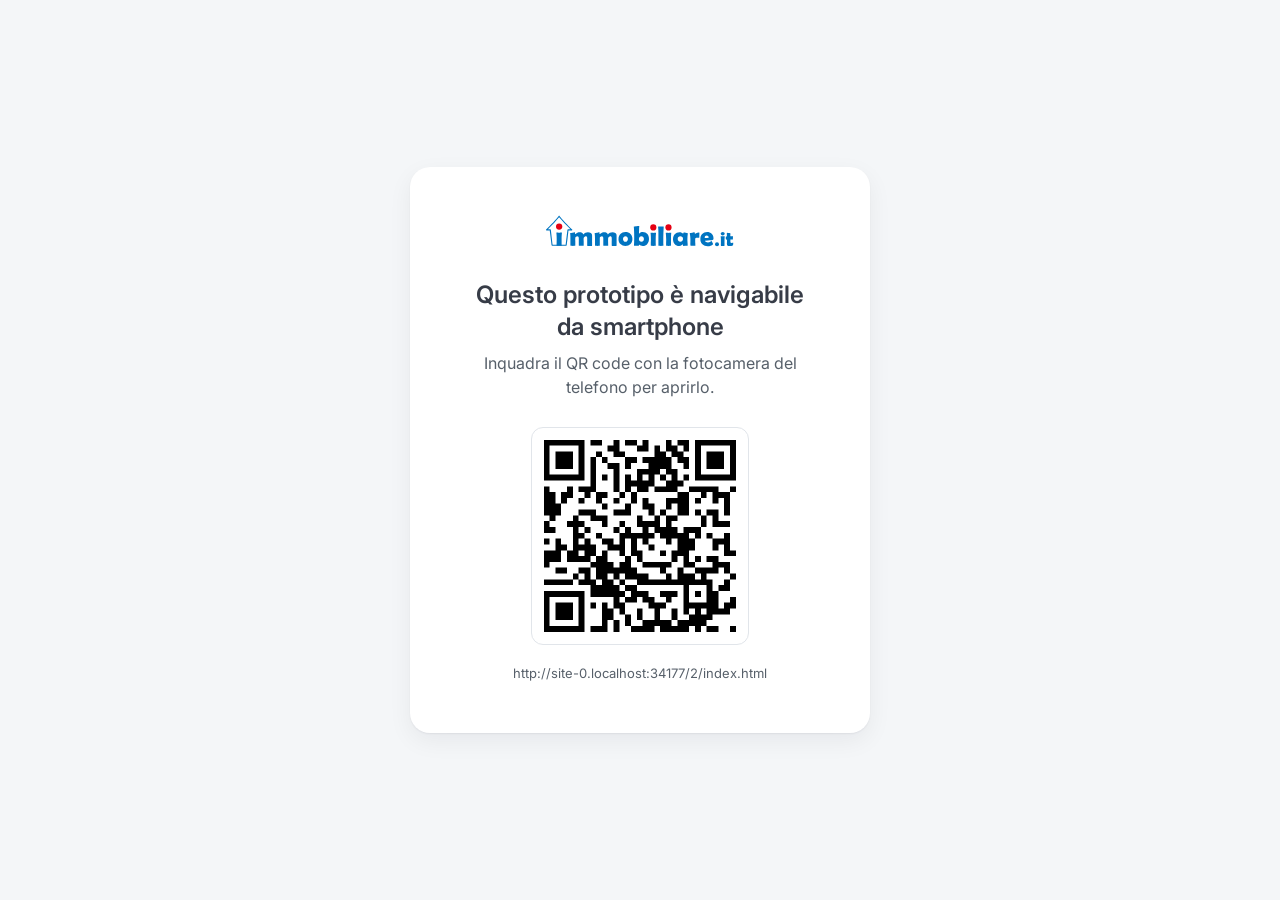
<file: 2/index.html>
<!DOCTYPE html>
<html lang="it">
<head>
<meta charset="utf-8">
<meta name="viewport" content="width=device-width, initial-scale=1, viewport-fit=cover">
<meta name="theme-color" content="#ffffff">
<title>Immobiliare.it · Prototipo entry point Mutui</title>
<link rel="preconnect" href="https://fonts.googleapis.com"><link rel="preconnect" href="https://fonts.gstatic.com" crossorigin>
<link href="https://fonts.googleapis.com/css2?family=Inter:wght@400;500;600&display=swap" rel="stylesheet">
<link rel="stylesheet" href="../style.css?v=202611161301">
</head>
<body>

<section class="desktop-only" aria-label="Apri da smartphone">
  <div class="desk-card">
    <img src="../assets/logo.svg" alt="immobiliare.it" class="desk-logo">
    <h1>Questo prototipo è navigabile da smartphone</h1>
    <p>Inquadra il QR code con la fotocamera del telefono per aprirlo.</p>
    <div id="qr" class="qr" aria-hidden="true"></div>
    <p class="desk-url" id="deskUrl"></p>
  </div>
</section>

<div class="app" id="app">
  <header class="site-header">
    <span class="ic24 hd-back"><svg viewBox="0 0 24 24" fill="none"><path fill-rule="evenodd" clip-rule="evenodd" d="M4.234 11.456a.75.75 0 0 0-.001 1.087l6.996 6.747a.75.75 0 1 0 1.042-1.08L6.608 12.75H19.25a.75.75 0 0 0 0-1.5H6.608l5.663-5.46a.75.75 0 1 0-1.042-1.08l-6.995 6.746z" fill="#373C47"/></svg></span>
    <img class="hd-logo" src="../assets/logo.svg" alt="immobiliare.it">
    <span class="hd-avatar"><svg viewBox="0 0 40 40" fill="none"><circle cx="20" cy="20" r="19.5" stroke="#D5D7DD"/><circle cx="20" cy="20" r="16" fill="#fff"/><path fill-rule="evenodd" clip-rule="evenodd" d="M20 3.333C10.567 3.333 3.333 10.567 3.333 20c0 4.35 1.537 8.231 4.118 11.15C10.468 34.566 14.915 36.666 20 36.666c5.07 0 9.503-2.088 12.521-5.483 2.595-2.927 4.145-6.82 4.145-11.183C36.666 10.567 29.433 3.333 20 3.333zM8.7 28.733c2.416-3.452 7.105-5.4 11.3-5.4s8.883 1.946 11.3 5.401c-2.55 3.343-6.594 5.432-11.3 5.432-4.707 0-8.752-2.089-11.3-5.433zm5.066-13.317a6.25 6.25 0 1 1 12.5 0 6.25 6.25 0 0 1-12.5 0z" fill="#9FA5B6"/></svg></span>
  </header>

  <div class="sticky-bar" id="stickyBar" aria-hidden="true">
    <div class="st-info">
      <div class="st-price">€ 250.000</div>
      <div class="st-feat"><span class="ic16"><svg viewBox="0 0 16 16" fill="none"><path fill-rule="evenodd" d="M3.1 2.6C2.6 2.6 2.2 2.8 1.8 3.2C1.5 3.5 1.3 4 1.3 4.5V11.5C1.3 11.7 1.3 11.9 1.4 12.2C1.5 12.4 1.6 12.6 1.8 12.7C2 12.9 2.2 13.1 2.4 13.1C2.6 13.2 2.9 13.3 3.1 13.3H12.8C13 13.3 13.3 13.2 13.5 13.1C13.7 13.1 13.9 12.9 14.1 12.7C14.2 12.6 14.4 12.4 14.5 12.2C14.6 11.9 14.6 11.7 14.6 11.5V7.8C14.6 7.3 14.4 6.8 14.1 6.5C13.7 6.1 13.3 6 12.8 6H11.3V4.5C11.3 4 11.1 3.5 10.7 3.2C10.4 2.8 9.9 2.6 9.4 2.6H3.1ZM2.3 4.5C2.3 4 2.7 3.6 3.1 3.6H9.4C9.9 3.6 10.3 4 10.3 4.5V6.5C10.3 6.7 10.5 7 10.8 7H12.8C13.2 7 13.6 7.3 13.6 7.8V11.5C13.6 11.9 13.2 12.3 12.8 12.3H11.3V9.6C11.3 9.5 11.2 9.4 11.1 9.3C11 9.2 10.9 9.1 10.8 9.1C10.7 9.1 10.5 9.2 10.4 9.3C10.3 9.4 10.3 9.5 10.3 9.6V12.3H3.1C2.7 12.3 2.3 11.9 2.3 11.5V4.5Z" fill="#373C47"/></svg></span>5<i></i><span class="ic16"><svg viewBox="0 0 16 16" fill="none"><path fill-rule="evenodd" d="M2 3.8C2 3.3 2.1 2.8 2.5 2.5C2.8 2.1 3.3 2 3.8 2H12.1C12.6 2 13.1 2.1 13.4 2.5C13.8 2.8 14 3.3 14 3.8V12.1C14 12.6 13.8 13.1 13.4 13.4C13.1 13.8 12.6 14 12.1 14H3.8C3.3 14 2.8 13.8 2.5 13.4C2.1 13.1 2 12.6 2 12.1V3.8ZM3.8 3C3.3 3 3 3.3 3 3.8V12.1C3 12.6 3.3 13 3.8 13H12.1C12.6 13 13 12.6 13 12.1V3.8C13 3.3 12.6 3 12.1 3H3.8ZM5 5.7V6.5C5 6.6 4.9 6.7 4.8 6.8C4.7 6.9 4.6 7 4.5 7C4.3 7 4.2 6.9 4.1 6.8C4 6.7 4 6.6 4 6.5V4.5C4 4.3 4 4.2 4.1 4.1C4.2 4 4.3 4 4.5 4H6.4C6.6 4 6.7 4 6.8 4.1C6.9 4.2 6.9 4.3 6.9 4.5C6.9 4.6 6.9 4.7 6.8 4.8C6.7 4.9 6.6 5 6.4 5H5.7L7.3 6.6C7.4 6.7 7.4 6.8 7.4 6.9C7.4 7.1 7.4 7.2 7.3 7.3C7.2 7.4 7.1 7.4 6.9 7.4C6.8 7.4 6.7 7.4 6.6 7.3L5 5.7ZM11 9.5V10.2L9.3 8.6L8.9 8.4L8.6 8.6L8.4 8.9L8.6 9.3L10.2 11H9.5C9.3 11 9.2 11 9.1 11.1C9 11.2 9 11.3 9 11.5C9 11.6 9 11.7 9.1 11.8C9.2 11.9 9.3 12 9.5 12H11.5C11.6 12 11.7 11.9 11.8 11.8C11.9 11.7 12 11.6 12 11.5V9.5C12 9.3 11.9 9.2 11.8 9.1C11.7 9 11.6 9 11.5 9C11.3 9 11.2 9 11.1 9.1C11 9.2 11 9.3 11 9.5Z" fill="#373C47"/></svg></span>140 m²</div>
    </div>
    <div class="sb-icons"><span class="ic24"><svg viewBox="0 0 24 24" fill="none"><path fill-rule="evenodd" clip-rule="evenodd" d="M17.769 2.404a1.75 1.75 0 0 1 2.46.015l1.352 1.352a1.75 1.75 0 0 1 .015 2.46l-9.81 10.043a.75.75 0 0 1-.536.226h-3a.75.75 0 0 1-.75-.75v-3a.75.75 0 0 1 .226-.537l10.043-9.809zm1.4 1.075a.25.25 0 0 0-.352-.002l-.647.632 1.72 1.721.633-.647a.25.25 0 0 0-.002-.352l-1.352-1.352zm-.326 3.424l-1.746-1.746L9 13.066V15h1.934l7.909-8.097z" fill="#0074C1"/><path d="M5.75 4.5c-.69 0-1.25.56-1.25 1.25v12.5c0 .69.56 1.25 1.25 1.25h12.5c.69 0 1.25-.56 1.25-1.25v-6.5a.75.75 0 0 1 1.5 0v6.5A2.75 2.75 0 0 1 18.25 21H5.75A2.75 2.75 0 0 1 3 18.25V5.75A2.75 2.75 0 0 1 5.75 3h6.5a.75.75 0 0 1 0 1.5h-6.5z" fill="#0074C1"/></svg></span><span class="ic24"><svg viewBox="0 0 24 24" fill="none"><path d="M12.53 2.22a.75.75 0 0 0-1.06 0l-2.25 2.25a.75.75 0 0 0 1.06 1.06l.97-.97v10.69a.75.75 0 0 0 1.5 0V4.56l.97.97a.75.75 0 1 0 1.06-1.06l-2.25-2.25z" fill="#0074C1"/><path d="M5.5 10.25c0-.69.56-1.25 1.25-1.25h1.5a.75.75 0 0 0 0-1.5h-1.5A2.75 2.75 0 0 0 4 10.25v9A2.75 2.75 0 0 0 6.75 22h10.5A2.75 2.75 0 0 0 20 19.25v-9a2.75 2.75 0 0 0-2.75-2.75h-1.5a.75.75 0 0 0 0 1.5h1.5c.69 0 1.25.56 1.25 1.25v9c0 .69-.56 1.25-1.25 1.25H6.75c-.69 0-1.25-.56-1.25-1.25v-9z" fill="#0074C1"/></svg></span><span class="ic24"><svg viewBox="0 0 24 24" fill="none"><path d="M8.25 2a.75.75 0 0 0 0 1.5h7.5a.75.75 0 0 0 0-1.5h-7.5zm1.184 6.003a.75.75 0 0 1 .813.681l.75 8.5a.75.75 0 1 1-1.494.132l-.75-8.5a.75.75 0 0 1 .681-.813zm4.069.681a.75.75 0 1 1 1.494.132l-.75 8.5a.75.75 0 0 1-1.494-.132l.75-8.5z" fill="#0074C1"/><path fill-rule="evenodd" clip-rule="evenodd" d="M3 5.25a.75.75 0 0 1 .75-.75h16.5a.75.75 0 0 1 0 1.5h-1.071l-1.253 12.524A2.75 2.75 0 0 1 15.19 21H8.81a2.75 2.75 0 0 1-2.736-2.476L4.82 6H3.75A.75.75 0 0 1 3 5.25zM6.329 6H17.67l-1.237 12.374a1.25 1.25 0 0 1-1.243 1.126H8.81a1.25 1.25 0 0 1-1.244-1.126L6.329 6z" fill="#0074C1"/></svg></span><span class="ic24"><svg viewBox="0 0 24 24" fill="none"><path fill-rule="evenodd" clip-rule="evenodd" d="M15.74 2.61c1.974-.45 4.173.112 5.497 2.244 1.623 2.614 1.198 9.608-8.81 16.513a.75.75 0 0 1-.855 0C1.59 14.478 1.142 7.502 2.751 4.873c1.188-2.168 3.416-2.707 5.4-2.264 1.48.33 2.923 1.22 3.844 2.487.894-1.26 2.284-2.153 3.745-2.486zM12 19.834c9.322-6.617 8.929-12.634 7.963-14.19-.93-1.497-2.43-1.906-3.89-1.573-1.5.34-2.86 1.449-3.366 2.867a.75.75 0 0 1-1.413 0c-.5-1.404-1.921-2.521-3.47-2.866-1.517-.339-2.98.088-3.765 1.535l-.022.038C3.07 7.2 2.678 13.218 12 19.836" fill="#E50013"/></svg></span></div>
  </div>

  <div class="page-wrap" id="pageWrap"><main class="page" id="page"><div class="cat"><div class="c10"><div id="GALLERY" class="gal-mount"><div class="gallery" id="gallery">
  <div class="g-track" id="gTrack">
    <div class="g-slide promo" data-i="5"><img src="../assets/2-3.jpg" alt=""></div>
    <div class="g-slide" data-i="0"><img src="../assets/1.jpg" alt="Foto 1"></div>
    <div class="g-slide" data-i="1"><img src="../assets/2.jpg" alt="Foto 2"></div>
    <div class="g-slide" data-i="2"><img src="../assets/1-1.jpg" alt="Foto 3"></div>
    <div class="g-slide" data-i="3"><img src="../assets/2-1.jpg" alt="Foto 4"></div>
    <div class="g-slide" data-i="4"><img src="../assets/2-2.jpg" alt="Foto 5"></div>
    <div class="g-slide promo" data-i="5"><img src="../assets/2-3.jpg" alt="Mutuo">
      <div class="promo-card"><span class="pc-top"><span class="ic24"><svg viewBox="0 0 16 16" fill="none" stroke="#fff" stroke-width="1.3" stroke-linecap="round" stroke-linejoin="round"><path d="M12 1.3H4C3.2 1.3 2.6 1.9 2.6 2.6V13.3C2.6 14 3.2 14.6 4 14.6H12C12.7 14.6 13.3 14 13.3 13.3V2.6C13.3 1.9 12.7 1.3 12 1.3Z"/><path d="M5.3 4H10.6M10.6 9.3V11.9M10.6 6.6H10.6M8 6.6H8M5.3 6.6H5.3M8 9.3H8M5.3 9.3H5.3M8 12H8M5.3 12H5.3"/></svg></span>Mutuo</span><strong>848€/mese</strong><small>Con il 20% di anticipo</small><a class="pc-btn" href="#" data-link>Approfondisci</a></div></div>
    <div class="g-slide" data-i="0"><img src="../assets/1.jpg" alt=""></div>
  </div>
</div>
<div class="g-overlay" id="gOverlay">
  <div class="g-count">
    <button class="ic24" id="gPrev" aria-label="Foto precedente"><svg viewBox="0 0 24 24" fill="none"><path d="M15.53 18.53a.75.75 0 0 0 0-1.06L10.06 12l5.47-5.47a.75.75 0 0 0-1.06-1.06l-6 6a.75.75 0 0 0 0 1.06l6 6a.75.75 0 0 0 1.06 0z" fill="#fff"/></svg></button>
    <span id="gCount">1 di 5</span>
    <button class="ic24" id="gNext" aria-label="Foto successiva"><svg viewBox="0 0 24 24" fill="none"><path d="M8.47 18.53a.75.75 0 0 1 0-1.06L13.94 12 8.47 6.53a.75.75 0 0 1 1.06-1.06l6 6a.75.75 0 0 1 0 1.06l-6 6a.75.75 0 0 1-1.06 0z" fill="#fff"/></svg></button>
  </div>
  <div class="g-actions"><span class="g-circ"><svg viewBox="0 0 24 24" fill="none"><path fill-rule="evenodd" clip-rule="evenodd" d="M17.769 2.404a1.75 1.75 0 0 1 2.46.015l1.352 1.352a1.75 1.75 0 0 1 .015 2.46l-9.81 10.043a.75.75 0 0 1-.536.226h-3a.75.75 0 0 1-.75-.75v-3a.75.75 0 0 1 .226-.537l10.043-9.809zm1.4 1.075a.25.25 0 0 0-.352-.002l-.647.632 1.72 1.721.633-.647a.25.25 0 0 0-.002-.352l-1.352-1.352zm-.326 3.424l-1.746-1.746L9 13.066V15h1.934l7.909-8.097z" fill="#0074C1"/><path d="M5.75 4.5c-.69 0-1.25.56-1.25 1.25v12.5c0 .69.56 1.25 1.25 1.25h12.5c.69 0 1.25-.56 1.25-1.25v-6.5a.75.75 0 0 1 1.5 0v6.5A2.75 2.75 0 0 1 18.25 21H5.75A2.75 2.75 0 0 1 3 18.25V5.75A2.75 2.75 0 0 1 5.75 3h6.5a.75.75 0 0 1 0 1.5h-6.5z" fill="#0074C1"/></svg></span><span class="g-circ"><svg viewBox="0 0 24 24" fill="none"><path d="M12.53 2.22a.75.75 0 0 0-1.06 0l-2.25 2.25a.75.75 0 0 0 1.06 1.06l.97-.97v10.69a.75.75 0 0 0 1.5 0V4.56l.97.97a.75.75 0 1 0 1.06-1.06l-2.25-2.25z" fill="#0074C1"/><path d="M5.5 10.25c0-.69.56-1.25 1.25-1.25h1.5a.75.75 0 0 0 0-1.5h-1.5A2.75 2.75 0 0 0 4 10.25v9A2.75 2.75 0 0 0 6.75 22h10.5A2.75 2.75 0 0 0 20 19.25v-9a2.75 2.75 0 0 0-2.75-2.75h-1.5a.75.75 0 0 0 0 1.5h1.5c.69 0 1.25.56 1.25 1.25v9c0 .69-.56 1.25-1.25 1.25H6.75c-.69 0-1.25-.56-1.25-1.25v-9z" fill="#0074C1"/></svg></span><span class="g-circ"><svg viewBox="0 0 24 24" fill="none"><path d="M8.25 2a.75.75 0 0 0 0 1.5h7.5a.75.75 0 0 0 0-1.5h-7.5zm1.184 6.003a.75.75 0 0 1 .813.681l.75 8.5a.75.75 0 1 1-1.494.132l-.75-8.5a.75.75 0 0 1 .681-.813zm4.069.681a.75.75 0 1 1 1.494.132l-.75 8.5a.75.75 0 0 1-1.494-.132l.75-8.5z" fill="#0074C1"/><path fill-rule="evenodd" clip-rule="evenodd" d="M3 5.25a.75.75 0 0 1 .75-.75h16.5a.75.75 0 0 1 0 1.5h-1.071l-1.253 12.524A2.75 2.75 0 0 1 15.19 21H8.81a2.75 2.75 0 0 1-2.736-2.476L4.82 6H3.75A.75.75 0 0 1 3 5.25zM6.329 6H17.67l-1.237 12.374a1.25 1.25 0 0 1-1.243 1.126H8.81a1.25 1.25 0 0 1-1.244-1.126L6.329 6z" fill="#0074C1"/></svg></span><span class="g-circ"><svg viewBox="0 0 24 24" fill="none"><path fill-rule="evenodd" clip-rule="evenodd" d="M15.74 2.61c1.974-.45 4.173.112 5.497 2.244 1.623 2.614 1.198 9.608-8.81 16.513a.75.75 0 0 1-.855 0C1.59 14.478 1.142 7.502 2.751 4.873c1.188-2.168 3.416-2.707 5.4-2.264 1.48.33 2.923 1.22 3.844 2.487.894-1.26 2.284-2.153 3.745-2.486zM12 19.834c9.322-6.617 8.929-12.634 7.963-14.19-.93-1.497-2.43-1.906-3.89-1.573-1.5.34-2.86 1.449-3.366 2.867a.75.75 0 0 1-1.413 0c-.5-1.404-1.921-2.521-3.47-2.866-1.517-.339-2.98.088-3.765 1.535l-.022.038C3.07 7.2 2.678 13.218 12 19.836" fill="#E50013"/></svg></span></div>
</div>
<div class="g-badges" id="gBadges">
  <button class="g-pill g-vedi" data-open-gallery aria-label="Vedi foto"><span class="ic16"><svg viewBox="0 0 16 16" fill="none"><path d="M5.5 2a.5.5 0 0 0 0 1h6A1.5 1.5 0 0 1 13 4.5v6a.5.5 0 0 0 1 0v-6A2.5 2.5 0 0 0 11.5 2h-6z" fill="#fff"/><path fill-rule="evenodd" clip-rule="evenodd" d="M7.333 7.167a1.5 1.5 0 1 1 3 0 1.5 1.5 0 0 1-3 0zm1.5-.5a.5.5 0 1 0 0 1 .5.5 0 0 0 0-1z" fill="#fff"/><path fill-rule="evenodd" clip-rule="evenodd" d="M3.833 4A1.833 1.833 0 0 0 2 5.833v6.334C2 13.179 2.82 14 3.833 14h6.334C11.179 14 12 13.18 12 12.167V5.833A1.833 1.833 0 0 0 10.167 4H3.833zM3 5.833C3 5.373 3.373 5 3.833 5h6.334c.46 0 .833.373.833.833v5.907l-.636-.89a1.17 1.17 0 0 0-1.774-.147l-.097.096-.683.586a.17.17 0 0 1-.227-.009L5.825 9.618a1.17 1.17 0 0 0-1.65 0L3 10.793V5.833zm.001 6.372a.833.833 0 0 0 .832.795h6.334a.8.8 0 0 0 .422-.115l-1.038-1.454a.17.17 0 0 0-.254-.021l-.11.11-.028.027-.698.598a1.17 1.17 0 0 1-1.584-.061L5.118 10.325a.17.17 0 0 0-.236 0L3.02 12.187l-.019.018z" fill="#fff"/></svg></span>Vedi foto</button>
  <span class="g-pill g-num" id="gNum">1/5</span>
</div>
</div><div class="cf"><i class="c0" data-open-gallery role="button" aria-label="Apri galleria"><svg viewBox="0 0 56 56" fill="none"><path d="M4 11C4 6.5 7.5 3 12 3H44C48.4 3 52 6.5 52 11V43C52 47.4 48.4 51 44 51H12C7.5 51 4 47.4 4 43V11Z" fill="#fff"/><path fill-rule="evenodd" d="M23.6 16.5C23.3 16.5 23.1 16.5 23 16.7C22.8 16.9 22.7 17.1 22.7 17.3C22.7 17.6 22.8 17.8 23 17.9C23.1 18.1 23.3 18.2 23.6 18.2H34.1C34.8 18.2 35.4 18.5 35.9 19C36.4 19.5 36.7 20.1 36.7 20.8V31.3C36.7 31.6 36.8 31.8 37 31.9C37.1 32.1 37.3 32.2 37.6 32.2C37.8 32.2 38 32.1 38.2 31.9C38.4 31.8 38.5 31.6 38.5 31.3V20.8C38.5 19.7 38 18.6 37.2 17.7C36.3 16.9 35.2 16.5 34.1 16.5H23.6Z" fill="#0074C1"/><path fill-rule="evenodd" d="M26.8 25.5C26.8 24.8 27.1 24.1 27.6 23.6C28 23.1 28.7 22.9 29.4 22.9C30.1 22.9 30.8 23.1 31.3 23.6C31.8 24.1 32 24.8 32 25.5C32 26.2 31.8 26.9 31.3 27.3C30.8 27.8 30.1 28.1 29.4 28.1C28.7 28.1 28 27.8 27.6 27.3C27.1 26.9 26.8 26.2 26.8 25.5ZM29.4 24.6C29.2 24.6 29 24.7 28.8 24.9C28.6 25 28.5 25.3 28.5 25.5C28.5 25.7 28.6 25.9 28.8 26.1C29 26.3 29.2 26.4 29.4 26.4C29.6 26.4 29.9 26.3 30 26.1C30.2 25.9 30.3 25.7 30.3 25.5C30.3 25.3 30.2 25 30 24.9C29.9 24.7 29.6 24.6 29.4 24.6Z" fill="#0074C1"/><path fill-rule="evenodd" d="M20.7 20C19.8 20 19 20.3 18.4 20.9C17.8 21.5 17.5 22.3 17.5 23.2V34.2C17.5 35.1 17.8 35.9 18.4 36.5C19 37.1 19.8 37.5 20.7 37.5H31.7C32.6 37.5 33.4 37.1 34 36.5C34.6 35.9 35 35.1 35 34.2V23.2C35 22.7 34.9 22.3 34.7 21.9C34.5 21.5 34.3 21.2 34 20.9C33.7 20.6 33.4 20.4 33 20.2C32.6 20 32.2 20 31.7 20H20.7ZM19.2 23.2C19.2 22.4 19.9 21.7 20.7 21.7H31.7C32.5 21.7 33.2 22.4 33.2 23.2V33.5L32.1 31.9C31.9 31.7 31.7 31.5 31.4 31.3C31.2 31.2 30.9 31.1 30.6 31.1C30.3 31.1 30 31.1 29.7 31.2C29.4 31.3 29.2 31.5 29 31.7L28.8 31.8L27.6 32.9C27.6 32.9 27.5 32.9 27.4 32.9C27.3 32.9 27.3 32.9 27.2 32.9L24.1 29.8C23.8 29.4 23.2 29.2 22.7 29.2C22.2 29.2 21.6 29.4 21.3 29.8L19.2 31.8V23.2ZM19.2 34.3C19.2 34.7 19.4 35 19.7 35.3C19.9 35.6 20.3 35.7 20.7 35.7H31.7C32 35.7 32.3 35.6 32.5 35.5L30.7 33L30.5 32.8C30.4 32.8 30.4 32.8 30.3 32.9L30 33.1L28.8 34.2C28.4 34.5 27.9 34.7 27.3 34.7C26.8 34.7 26.3 34.5 26 34.1L22.9 31L22.7 30.9L22.5 31L19.2 34.3Z" fill="#0074C1"/></svg></i><i class="c0"><svg viewBox="0 0 56 56" fill="none"><path d="M4 11C4 6.5 7.5 3 12 3H44C48.4 3 52 6.5 52 11V43C52 47.4 48.4 51 44 51H12C7.5 51 4 47.4 4 43V11Z" fill="#fff"/><path fill-rule="evenodd" d="M19.5 17.6C18.6 17.6 17.8 18 17.2 18.6C16.6 19.2 16.3 20 16.3 20.8V33.1C16.3 33.5 16.4 33.9 16.5 34.3C16.7 34.7 16.9 35 17.2 35.3C17.5 35.6 17.9 35.9 18.3 36C18.7 36.2 19.1 36.3 19.5 36.3H36.4C36.8 36.3 37.2 36.2 37.6 36C38 35.9 38.4 35.6 38.7 35.3C39 35 39.2 34.7 39.4 34.3C39.5 33.9 39.6 33.5 39.6 33.1V26.7C39.6 25.8 39.3 25 38.7 24.4C38.1 23.8 37.3 23.5 36.4 23.5H33.8V20.8C33.8 20 33.4 19.2 32.8 18.6C32.2 18 31.4 17.6 30.6 17.6H19.5ZM18 20.8C18 20 18.7 19.4 19.5 19.4H30.6C31.4 19.4 32 20 32 20.8V24.3C32 24.8 32.4 25.2 32.9 25.2H36.4C37.2 25.2 37.9 25.9 37.9 26.7V33.1C37.9 33.9 37.2 34.5 36.4 34.5H33.8V29.9C33.8 29.6 33.7 29.4 33.5 29.2C33.4 29.1 33.1 29 32.9 29C32.7 29 32.5 29.1 32.3 29.2C32.1 29.4 32 29.6 32 29.9V34.5H19.5C18.7 34.5 18 33.9 18 33.1V20.8Z" fill="#0074C1"/></svg></i><i class="c0"><svg viewBox="0 0 56 56" fill="none"><path d="M4 11C4 6.5 7.5 3 12 3H44C48.4 3 52 6.5 52 11V43C52 47.4 48.4 51 44 51H12C7.5 51 4 47.4 4 43V11Z" fill="#fff"/><path fill-rule="evenodd" d="M16.3 27C16.3 21.6 21.7 17.6 27.9 17.6C28.5 17.6 29 17.6 29.5 17.7C29.7 17.7 29.9 17.8 30.1 18C30.2 18.2 30.3 18.4 30.3 18.7C30.3 18.9 30.1 19.1 30 19.3C29.8 19.4 29.5 19.5 29.3 19.4C28.9 19.4 28.4 19.4 28 19.4C22.3 19.4 18 22.9 18 27C18 31 22.3 34.5 28 34.5C33.6 34.5 37.9 31 37.9 27C37.9 24.9 36.8 23 34.9 21.6V23.7C34.9 24 34.9 24.2 34.7 24.4C34.5 24.5 34.3 24.6 34.1 24.6C33.8 24.6 33.6 24.5 33.5 24.4C33.3 24.2 33.2 24 33.2 23.7V19.7C33.2 19.4 33.3 19.2 33.5 19C33.6 18.9 33.8 18.8 34.1 18.8H38.2C38.4 18.8 38.6 18.9 38.8 19C38.9 19.2 39 19.4 39 19.7C39 19.9 38.9 20.1 38.8 20.3C38.6 20.4 38.4 20.5 38.2 20.5H36.4C38.4 22.2 39.6 24.4 39.6 27C39.6 32.3 34.2 36.3 27.9 36.3C21.7 36.3 16.3 32.3 16.3 27Z" fill="#0074C1"/><path fill-rule="evenodd" d="M24.5 27C24.5 26 24.8 25.1 25.5 24.5C26.1 23.8 27 23.5 28 23.5C28.9 23.5 29.8 23.8 30.4 24.5C31.1 25.1 31.5 26 31.5 27C31.5 27.9 31.1 28.8 30.4 29.4C29.8 30.1 28.9 30.5 28 30.5C27 30.5 26.1 30.1 25.5 29.4C24.8 28.8 24.5 27.9 24.5 27ZM28 25.2C27.5 25.2 27 25.4 26.7 25.7C26.4 26 26.2 26.5 26.2 27C26.2 27.4 26.4 27.9 26.7 28.2C27 28.5 27.5 28.7 28 28.7C28.4 28.7 28.9 28.5 29.2 28.2C29.5 27.9 29.7 27.4 29.7 27C29.7 26.5 29.5 26 29.2 25.7C28.9 25.4 28.4 25.2 28 25.2Z" fill="#0074C1"/></svg></i><i class="c0"><svg viewBox="0 0 56 56" fill="none"><path d="M4 11C4 6.5 7.5 3 12 3H44C48.4 3 52 6.5 52 11V43C52 47.4 48.4 51 44 51H12C7.5 51 4 47.4 4 43V11Z" fill="#fff"/><path fill-rule="evenodd" d="M19.5 19.4C18.6 19.4 17.8 19.7 17.2 20.3C16.6 20.9 16.3 21.7 16.3 22.6V31.9C16.3 32.8 16.6 33.6 17.2 34.2C17.8 34.8 18.6 35.1 19.5 35.1H28.8C29.7 35.1 30.5 34.8 31.1 34.2C31.7 33.6 32 32.8 32 31.9V31.6L37.1 32.7C37.4 32.8 37.7 32.8 38 32.7C38.3 32.7 38.6 32.5 38.8 32.3C39.1 32.1 39.3 31.9 39.4 31.6C39.5 31.3 39.6 31 39.6 30.7V23.5C39.6 23.2 39.5 22.9 39.4 22.6C39.3 22.3 39.1 22.1 38.8 21.9C38.6 21.7 38.3 21.6 38 21.5C37.7 21.5 37.3 21.5 37 21.5L32 22.9V22.6C32 21.7 31.7 20.9 31.1 20.3C30.5 19.7 29.7 19.4 28.8 19.4H19.5ZM32 24.9V29.5C32 29.7 32.1 29.8 32.3 29.8L37.5 31L37.8 31L37.9 30.7V23.5L37.8 23.3L37.5 23.2L32.2 24.6L32 24.9ZM30.3 22.6C30.3 21.8 29.6 21.1 28.8 21.1H19.5C18.7 21.1 18 21.8 18 22.6V31.9C18 32.7 18.7 33.4 19.5 33.4H28.8C29.6 33.4 30.3 32.7 30.3 31.9V22.6Z" fill="#0074C1"/></svg></i><div id="n750_2903" class="ce" data-scroll-calc role="button"><div class="cc"><span class="calc-ico"><svg viewBox="0 0 24 24" fill="none" stroke="#0074C1" stroke-width="1.8" stroke-linecap="round" stroke-linejoin="round"><rect x="4" y="2" width="16" height="20" rx="2"/><path d="M8 6h8M16 14v4M16 10h.01M12 10h.01M8 10h.01M12 14h.01M8 14h.01M12 18h.01M8 18h.01"/></svg></span><i class="c1"><svg viewBox="0 0 18 22" fill="none"><path d="M0.8 2.9V18.6C0.8 19.8 1.7 20.8 2.9 20.8H14.3C15.5 20.8 16.5 19.8 16.5 18.6V2.9C16.5 1.7 15.5 0.8 14.3 0.8H2.9C1.7 0.8 0.8 1.7 0.8 2.9Z" stroke="#0074C1" stroke-width="1.6" stroke-linecap="round" stroke-linejoin="round"/></svg></i><i class="c2"><svg viewBox="0 0 3 3" fill="none"><circle cx="1.1" cy="1.05" r="1.05" fill="#0074C1"/></svg></i><i class="c3"><svg viewBox="0 0 3 3" fill="none"><circle cx="1.1" cy="1.05" r="1.05" fill="#0074C1"/></svg></i><i class="c4"><svg viewBox="0 0 3 3" fill="none"><circle cx="1.1" cy="1.05" r="1.05" fill="#0074C1"/></svg></i><i class="c5"><svg viewBox="0 0 3 3" fill="none"><circle cx="1.1" cy="1.05" r="1.05" fill="#0074C1"/></svg></i><i class="c6"><svg viewBox="0 0 3 3" fill="none"><circle cx="1.1" cy="1.05" r="1.05" fill="#0074C1"/></svg></i><i class="c7"><svg viewBox="0 0 3 3" fill="none"><circle cx="1.1" cy="1.05" r="1.05" fill="#0074C1"/></svg></i><i class="c8"><svg viewBox="0 0 3 3" fill="none"><circle cx="1.1" cy="1.05" r="1.05" fill="#0074C1"/></svg></i><i class="c9"><svg viewBox="0 0 3 3" fill="none"><circle cx="1.1" cy="1.05" r="1.05" fill="#0074C1"/></svg></i><i class="ca"><svg viewBox="0 0 3 3" fill="none"><circle cx="1.1" cy="1.05" r="1.05" fill="#0074C1"/></svg></i><i class="cb"><svg viewBox="0 0 18 2" fill="none" style="overflow:visible"><path d="M0.8 0.8H16.2" stroke="#0074C1" stroke-width="1.6" stroke-linecap="round"/></svg></i></div><p class="cd">Mutuo</p></div></div><div class="c10"><div class="ch"><div class="cl"><i class="c0"><svg viewBox="0 0 48 48" fill="none"><path d="M5.2 47.5H32L14 9.5L0 18.3V40C0 43.4 2.1 46.3 5.2 47.5Z" fill="#BEDBA5"/><path d="M45 1.7L18 17.9L33.9 47.9H40C44.4 47.9 48 44.4 48 39.9V7.9C48 5.4 46.8 3.2 45 1.7Z" fill="#FDF9EF"/><path d="M0 18.9L13.5 10.5L3.4 1.5H3.3C1.3 2.9 0 5.3 0 8V18.9Z" fill="#CCE5FF"/><path d="M10 2L19 16.5L44.5 2V1.3C43.2 0.5 41.6 0 40 0H8.5L10 2Z" fill="#CCE5FF"/><path d="M6.7 0.1C4.3 0.4 2.2 1.9 1 3.9L26.5 47H34.5L16.6 16.8L42.5 1V0.3C41.7 0.1 40.8 0 40 0H31.1L13.1 10.9L6.7 0.1Z" fill="#FFE8A9"/><path fill-rule="evenodd" d="M31.5 25.3C32.4 24 33 22.4 33 20.7C33 15.9 28.9 12 23.9 12C19 12 15 15.9 15 20.7C15 22.4 15.5 24 16.4 25.3L16.6 25.7L23.9 36L31.3 25.7L31.5 25.3Z" fill="#0074C1"/><path fill-rule="evenodd" d="M27.8 20.7C27.8 22.7 26.1 24.4 24 24.4C21.8 24.4 20.1 22.7 20.1 20.7C20.1 18.6 21.8 16.9 24 16.9C26.1 16.9 27.8 18.6 27.8 20.7Z" fill="#fff"/><path fill-rule="evenodd" d="M40 1H8C4.1 1 1 4.1 1 8V40C1 43.8 4.1 47 8 47H40C43.8 47 47 43.8 47 40V8C47 4.1 43.8 1 40 1ZM8 0C3.5 0 0 3.5 0 8V40C0 44.4 3.5 48 8 48H40C44.4 48 48 44.4 48 40V8C48 3.5 44.4 0 40 0H8Z" fill="#D9D9D9"/></svg></i><div class="ck"><div class="ch"><p class="cg">Appartamento via Luigi Bertelli 18, Talenti - Monte Sacro, Roma</p></div><div class="cj"><p class="ci">Roma</p><p class="ci">•</p><p class="ci">Talenti - Monte Sacro</p><p class="ci">•</p><p class="ci">Via Luigi Bertelli, 18</p></div></div></div><div class="cu"><div class="cn"><p class="cm">€ 250.000</p></div><div class="ct"><a id="n750_2953" class="cs" data-scroll-calc role="button" style="margin-top:2px"><p style="font-size:14px;font-weight:500;line-height:24px;color:#0074c1;text-decoration:underline;white-space:pre;">Mutuo · 848€/mese</p></a></div></div></div><div class="cz"><div class="cy"><i class="cv"><svg viewBox="0 0 16 16" fill="none"><path fill-rule="evenodd" d="M3.1 2.6C2.6 2.6 2.2 2.8 1.8 3.2C1.5 3.5 1.3 4 1.3 4.5V11.5C1.3 11.7 1.3 11.9 1.4 12.2C1.5 12.4 1.6 12.6 1.8 12.7C2 12.9 2.2 13.1 2.4 13.1C2.6 13.2 2.9 13.3 3.1 13.3H12.8C13 13.3 13.3 13.2 13.5 13.1C13.7 13.1 13.9 12.9 14.1 12.7C14.2 12.6 14.4 12.4 14.5 12.2C14.6 11.9 14.6 11.7 14.6 11.5V7.8C14.6 7.3 14.4 6.8 14.1 6.5C13.7 6.1 13.3 6 12.8 6H11.3V4.5C11.3 4 11.1 3.5 10.7 3.2C10.4 2.8 9.9 2.6 9.4 2.6H3.1ZM2.3 4.5C2.3 4 2.7 3.6 3.1 3.6H9.4C9.9 3.6 10.3 4 10.3 4.5V6.5C10.3 6.7 10.5 7 10.8 7H12.8C13.2 7 13.6 7.3 13.6 7.8V11.5C13.6 11.9 13.2 12.3 12.8 12.3H11.3V9.6C11.3 9.5 11.2 9.4 11.1 9.3C11 9.2 10.9 9.1 10.8 9.1C10.7 9.1 10.5 9.2 10.4 9.3C10.3 9.4 10.3 9.5 10.3 9.6V12.3H3.1C2.7 12.3 2.3 11.9 2.3 11.5V4.5Z" fill="#373C47"/></svg></i><div class="cx"><p class="cw">5</p></div></div><div class="cy"><i class="cv"><svg viewBox="0 0 16 16" fill="none"><path fill-rule="evenodd" d="M2 3.8C2 3.3 2.1 2.8 2.5 2.5C2.8 2.1 3.3 2 3.8 2H12.1C12.6 2 13.1 2.1 13.4 2.5C13.8 2.8 14 3.3 14 3.8V12.1C14 12.6 13.8 13.1 13.4 13.4C13.1 13.8 12.6 14 12.1 14H3.8C3.3 14 2.8 13.8 2.5 13.4C2.1 13.1 2 12.6 2 12.1V3.8ZM3.8 3C3.3 3 3 3.3 3 3.8V12.1C3 12.6 3.3 13 3.8 13H12.1C12.6 13 13 12.6 13 12.1V3.8C13 3.3 12.6 3 12.1 3H3.8ZM5 5.7V6.5C5 6.6 4.9 6.7 4.8 6.8C4.7 6.9 4.6 7 4.5 7C4.3 7 4.2 6.9 4.1 6.8C4 6.7 4 6.6 4 6.5V4.5C4 4.3 4 4.2 4.1 4.1C4.2 4 4.3 4 4.5 4H6.4C6.6 4 6.7 4 6.8 4.1C6.9 4.2 6.9 4.3 6.9 4.5C6.9 4.6 6.9 4.7 6.8 4.8C6.7 4.9 6.6 5 6.4 5H5.7L7.3 6.6C7.4 6.7 7.4 6.8 7.4 6.9C7.4 7.1 7.4 7.2 7.3 7.3C7.2 7.4 7.1 7.4 6.9 7.4C6.8 7.4 6.7 7.4 6.6 7.3L5 5.7ZM11 9.5V10.2L9.3 8.6L8.9 8.4L8.6 8.6L8.4 8.9L8.6 9.3L10.2 11H9.5C9.3 11 9.2 11 9.1 11.1C9 11.2 9 11.3 9 11.5C9 11.6 9 11.7 9.1 11.8C9.2 11.9 9.3 12 9.5 12H11.5C11.6 12 11.7 11.9 11.8 11.8C11.9 11.7 12 11.6 12 11.5V9.5C12 9.3 11.9 9.2 11.8 9.1C11.7 9 11.6 9 11.5 9C11.3 9 11.2 9 11.1 9.1C11 9.2 11 9.3 11 9.5Z" fill="#373C47"/></svg></i><div class="cx"><p class="cw">140 m²</p></div></div><div class="cy"><i class="cv"><svg viewBox="0 0 16 16" fill="none"><path fill-rule="evenodd" d="M3.6 3.5C3.6 3.2 3.7 2.9 3.9 2.7C4.1 2.5 4.3 2.3 4.6 2.3C4.9 2.3 5.2 2.3 5.4 2.5C5.6 2.6 5.8 2.8 5.9 3.1L5.3 4.2C5.3 4.3 5.3 4.4 5.3 4.5C5.3 4.6 5.4 4.7 5.4 4.8C5.5 4.9 5.6 4.9 5.7 4.9C5.8 5 5.9 4.9 6 4.9L8.2 3.9C8.3 3.9 8.3 3.8 8.4 3.7C8.4 3.6 8.5 3.5 8.4 3.4C8.4 3.3 8.4 3.2 8.3 3.1C8.3 3 8.2 3 8.1 3L6.8 2.7C6.6 2.2 6.3 1.8 5.9 1.6C5.4 1.3 4.9 1.2 4.4 1.3C3.9 1.4 3.4 1.7 3.1 2.1C2.8 2.5 2.6 2.9 2.6 3.5V7.6H1.8C1.7 7.6 1.5 7.7 1.4 7.8C1.3 7.9 1.3 8 1.3 8.1C1.3 8.2 1.3 8.4 1.4 8.5C1.5 8.6 1.7 8.6 1.8 8.6H2.6V10.1C2.6 10.7 2.8 11.3 3.1 11.7C3.4 12.2 3.8 12.6 4.3 12.9V14.1C4.3 14.2 4.3 14.4 4.4 14.5C4.5 14.6 4.7 14.6 4.8 14.6C4.9 14.6 5 14.6 5.1 14.5C5.2 14.4 5.3 14.2 5.3 14.1V13.2C5.4 13.3 5.6 13.3 5.8 13.3H10.1C10.3 13.3 10.5 13.3 10.6 13.2V14.1C10.6 14.2 10.7 14.4 10.8 14.5C10.9 14.6 11 14.6 11.1 14.6C11.2 14.6 11.4 14.6 11.5 14.5C11.6 14.4 11.6 14.2 11.6 14.1V12.9C12.1 12.6 12.5 12.2 12.8 11.7C13.1 11.3 13.3 10.7 13.3 10.1V8.6H14.1C14.2 8.6 14.4 8.6 14.5 8.5C14.6 8.4 14.6 8.2 14.6 8.1C14.6 8 14.6 7.9 14.5 7.8C14.4 7.7 14.2 7.6 14.1 7.6H3.6V3.5ZM12.3 8.6H3.6V10.1C3.6 10.7 3.8 11.2 4.3 11.6C4.7 12.1 5.2 12.3 5.8 12.3H10.1C10.7 12.3 11.2 12.1 11.6 11.6C12.1 11.2 12.3 10.7 12.3 10.1V8.6Z" fill="#373C47"/></svg></i><div class="cx"><p class="cw">2</p></div></div><div class="cy"><i class="cv"><svg viewBox="0 0 16 16" fill="none"><path fill-rule="evenodd" d="M2 2.8C2 2.3 2.3 2 2.8 2H4.8C5.2 2 5.6 2.3 5.6 2.8V4.3H7.5C7.9 4.3 8.3 4.7 8.3 5.1V7.3H10.1C10.6 7.3 11 7.7 11 8.1V10.3H13.1C13.6 10.3 14 10.7 14 11.1V13.1C14 13.6 13.6 14 13.1 14H2.8C2.3 14 2 13.6 2 13.1V2.8ZM3 3V13H13V11.3H10.8C10.3 11.3 10 10.9 10 10.5V8.3H8.1C7.7 8.3 7.3 7.9 7.3 7.5V5.3H5.5C5 5.3 4.6 4.9 4.6 4.5V3H3Z" fill="#373C47"/></svg></i><div class="cx"><p class="cw">R</p></div></div><div class="cy"><i class="cv"><svg viewBox="0 0 16 16" fill="none"><path fill-rule="evenodd" d="M10.5 10.2L10.8 10.3L11.1 10.2L12.2 9C12.3 8.8 12.3 8.6 12.2 8.4L11.9 8.3L11.6 8.4L11.2 8.8V6.4C11.2 6.1 11 6 10.8 6C10.6 6 10.4 6.1 10.4 6.4V8.8L10 8.4L9.7 8.3L9.4 8.4C9.3 8.6 9.3 8.8 9.4 9L10.5 10.2ZM4.8 6.1L5.1 6L5.4 6.1L6.5 7.2C6.7 7.4 6.7 7.7 6.5 7.8L6.2 8L5.9 7.8L5.5 7.4V9.9C5.5 10.1 5.3 10.3 5.1 10.3C4.9 10.3 4.7 10.1 4.7 9.9V7.4L4.3 7.8L4 8L3.7 7.8C3.6 7.6 3.6 7.4 3.7 7.2L4.8 6.1Z" fill="#373C47"/><path fill-rule="evenodd" d="M14 3.8V12.1C14 12.6 13.8 13.1 13.4 13.4C13.1 13.8 12.6 14 12.1 14H3.8C3.3 14 2.8 13.8 2.5 13.4C2.1 13.1 2 12.6 2 12.1V3.8C2 3.3 2.1 2.8 2.5 2.5C2.8 2.1 3.3 2 3.8 2H12.1C12.6 2 13.1 2.1 13.4 2.5C13.8 2.8 14 3.3 14 3.8ZM13 12.1V3.8C13 3.3 12.6 3 12.1 3H8.5V13H12.1C12.6 13 13 12.6 13 12.1ZM7.5 13V3H3.8C3.3 3 3 3.3 3 3.8V12.1C3 12.6 3.3 13 3.8 13H7.5Z" fill="#373C47"/></svg></i><div class="cx"><p class="cw">Sì</p></div></div><div class="cy"><i class="cv"><svg viewBox="0 0 16 16" fill="none"><path fill-rule="evenodd" d="M7.1 1.3C6.3 1.3 5.5 1.6 4.9 2.2C4.3 2.8 3.9 3.6 3.9 4.4V9.9H3.6V9.6C3.6 9.5 3.6 9.4 3.5 9.3C3.4 9.2 3.2 9.1 3.1 9.1C3 9.1 2.9 9.2 2.8 9.3C2.7 9.4 2.6 9.5 2.6 9.6V10.3L2.1 11.5C2 11.8 1.9 12 1.9 12.3C1.9 12.5 2 12.8 2.1 13L2.3 13.6C2.2 13.7 2.1 13.7 2 13.8C2 13.9 1.9 14 2 14.2C2 14.3 2 14.4 2.1 14.5C2.2 14.6 2.3 14.6 2.4 14.6H13.4C13.6 14.6 13.7 14.6 13.8 14.5C13.9 14.4 13.9 14.3 13.9 14.2C14 14 13.9 13.9 13.9 13.8C13.8 13.7 13.7 13.7 13.6 13.6L13.8 13C13.9 12.8 14 12.5 14 12.3C14 12 13.9 11.8 13.8 11.5L13.3 10.3V9.6C13.3 9.5 13.2 9.4 13.1 9.3C13 9.2 12.9 9.1 12.8 9.1C12.7 9.1 12.5 9.2 12.4 9.3C12.3 9.4 12.3 9.5 12.3 9.6V9.9H11.9V4.4C11.9 3.6 11.6 2.8 11 2.2C10.4 1.6 9.6 1.3 8.8 1.3H7.1ZM11.3 13.6H12.5L12.9 12.6C13 12.5 13 12.4 13 12.3C13 12.2 13 12 12.9 11.9L12.5 10.9H11.3V13.6ZM10.3 10.9V13.6H8.4V10.9H10.3ZM10.8 9.9H10.9V5.3H4.9V9.9H10.8ZM7.4 13.6H5.6V10.9H7.4V13.6ZM4.6 13.6V10.9H3.4L3 11.9C2.9 12 2.9 12.2 2.9 12.3C2.9 12.4 2.9 12.5 3 12.6L3.4 13.6H4.6ZM6.3 2.4C6.6 2.3 6.8 2.3 7.1 2.3H7.4V3.5L6.3 2.4ZM5.5 3C5.2 3.4 5 3.8 5 4.3H6.9L5.5 3ZM10.4 3C10.7 3.4 10.9 3.8 10.9 4.3H9L10.4 3ZM9.6 2.4L8.4 3.5V2.3H8.8C9.1 2.3 9.3 2.3 9.6 2.4Z" fill="#373C47"/></svg></i><div class="cx"><p class="cw">Balcone</p></div></div></div></div><div class="c1a"><div class="c19"><div class="c15"><i class="c11"><svg viewBox="0 0 24 24" fill="none"><path fill-rule="evenodd" d="M17.7 2.4C18 2 18.5 1.9 19 1.9C19.4 1.9 19.9 2 20.2 2.4L21.5 3.7C21.9 4 22 4.5 22 4.9C22 5.4 21.9 5.9 21.5 6.2L11.7 16.2L11.2 16.5H8.2C8 16.5 7.8 16.4 7.7 16.2C7.5 16.1 7.5 15.9 7.5 15.7V12.7L7.7 12.2L17.7 2.4ZM19.1 3.4H18.8L18.1 4.1L19.8 5.8L20.5 5.1V4.8L19.1 3.4ZM18.8 6.9L17 5.1L9 13V15H10.9L18.8 6.9Z" fill="#373C47"/><path fill-rule="evenodd" d="M5.7 4.5C5 4.5 4.5 5 4.5 5.7V18.2C4.5 18.9 5 19.5 5.7 19.5H18.2C18.9 19.5 19.5 18.9 19.5 18.2V11.7C19.5 11.5 19.5 11.3 19.7 11.2C19.8 11 20 11 20.2 11C20.4 11 20.6 11 20.7 11.2C20.9 11.3 21 11.5 21 11.7V18.2C21 18.9 20.7 19.6 20.1 20.1C19.6 20.7 18.9 21 18.2 21H5.7C5 21 4.3 20.7 3.8 20.1C3.2 19.6 3 18.9 3 18.2V5.7C3 5 3.2 4.3 3.8 3.8C4.3 3.2 5 3 5.7 3H12.2C12.4 3 12.6 3 12.7 3.2C12.9 3.3 13 3.5 13 3.7C13 3.9 12.9 4.1 12.7 4.2C12.6 4.4 12.4 4.5 12.2 4.5H5.7Z" fill="#373C47"/></svg></i><div class="c14"><div class="c13"><p class="c12">Nota</p></div></div></div><div class="c17"><p class="c16">aggiungi</p></div><div class="c18"></div></div></div><div class="c1z"><div id="n750_3007" class="c1y"><div class="c1b"></div><a id="n750_3009" class="c1m" data-link><div class="c1i"><div class="c1e"><div class="c1d"><b class="c1c"></b></div></div><div class="c1h"><p class="c1f">Quanto mutuo puoi ottenere?</p><p class="c1g">Simula importo e rata in 3 minuti</p></div></div><div class="c1l"><div class="c1k"><p class="c1j">FAI UNA SIMULAZIONE</p></div></div></a><div class="c1x"><div class="c1t"><div class="c1p"><div class="c1d"><div class="c1n"></div><b class="c1o"></b></div></div><div class="c1s"><div class="ch"><p class="c1q">Eni Plenitude</p></div><div class="ch"><p class="c1r">Con Fixa Time 24 Smart, 30% di sconto su luce e/o gas</p></div></div></div><div class="c1w"><div class="c1v"><p class="c1u">Approfittane</p></div></div></div></div></div><div class="c22"><i class="c11"><svg viewBox="0 0 24 24" fill="none"><path fill-rule="evenodd" d="M14.9 14.9C15.1 15 15.3 15 15.5 14.9C15.6 14.8 15.8 14.7 15.9 14.5C16 14.3 16 14.1 15.9 13.9C15.8 13.8 15.7 13.6 15.5 13.5L12.7 12.2V8.2C12.7 8 12.6 7.8 12.5 7.7C12.3 7.5 12.1 7.5 12 7.5C11.8 7.5 11.6 7.5 11.4 7.7C11.3 7.8 11.2 8 11.2 8.2V12.4C11.2 12.9 11.5 13.3 11.9 13.5L14.9 14.9Z" fill="#373C47"/><path fill-rule="evenodd" d="M12 2C6.5 2 2 6.2 2 11.7C2 17.2 6.4 22 12 22C17.5 22 22 17.2 22 11.7C22 6.2 17.4 2 12 2ZM3.5 11.7C3.5 7 7.2 3.5 12 3.5C16.7 3.5 20.5 7 20.5 11.7C20.5 16.4 16.6 20.5 12 20.5C7.3 20.5 3.5 16.4 3.5 11.7Z" fill="#373C47"/></svg></i><p class="c20">Annuncio aggiornato il 21/07/2026</p><div class="c21"></div></div><div class="c2f"><div class="c24"><p class="c23">Descrizione</p></div><div class="ch"><p class="c25">riferimento: SRL - VIA BERTELLI</p></div><div class="c27"><p class="c26">Appartamento ampia metratura Montesacro</p></div><div class="c29"><div class="ch"><p class="c28">Rivolta Immobiliare propone in vendita, nel cuore di Montesacro e più precisamente in Via Luigi Bertelli, un ampio appartamento di circa 140 mq situato al piano rialzato di un elegante stabile con ascensore, recentemente valorizzato grazie agli interventi del Bonus 110.

L’immobile si distingue per gli spazi generosi e ben distribuiti: ingresso, grande salone, quattro camere da letto, cucina abitabile, due ripostigli, armadi a muro e balcone.</p></div></div><div class="c2d"><div class="c2c"><i class="c2a"><svg viewBox="0 0 24 24" fill="none"><path d="M18.5 8.9C18.3 8.8 18.1 8.7 17.9 8.7C17.8 8.7 17.6 8.8 17.4 8.9L11.9 14.4L6.5 8.9C6.3 8.8 6.1 8.7 6 8.7C5.8 8.7 5.6 8.8 5.4 8.9C5.3 9.1 5.2 9.3 5.2 9.5C5.2 9.6 5.3 9.8 5.4 10L11.4 16C11.6 16.1 11.8 16.2 11.9 16.2C12.1 16.2 12.3 16.1 12.5 16L18.5 10C18.6 9.8 18.7 9.6 18.7 9.4C18.7 9.3 18.6 9.1 18.5 8.9Z" fill="#0074C1"/></svg></i><p class="c2b">leggi tutto</p></div></div><div class="c2e"></div></div><div class="c2o"><div class="c2h"><div class="c2g"></div></div><div class="c2m"><p class="c2j">Se vuoi saperne di più, puoi parlare con <span class="c2i">Rivolta Immobiliare dal 1956</span>.</p><div class="c2l"><p class="c2k">Invia messaggio</p></div></div><div class="c2n"></div></div><div class="c2f"><div class="c24"><p class="c23">Caratteristiche</p></div><div class="c2t"><div class="c2r"><i><svg viewBox="0 0 36 36" fill="none"><path fill-rule="evenodd" d="M15.1 15.8a.9.9 0 1 0 1.8 0 .9.9 0 1 0-1.8 0ZM19.2 15.8a.9.9 0 1 0 1.8 0 .9.9 0 1 0-1.8 0ZM19.2 19.3a.9.9 0 1 0 1.8 0 .9.9 0 1 0-1.8 0ZM19.2 22.8a.9.9 0 1 0 1.8 0 .9.9 0 1 0-1.8 0ZM15.1 19.3a.9.9 0 1 0 1.8 0 .9.9 0 1 0-1.8 0ZM15.1 22.8a.9.9 0 1 0 1.8 0 .9.9 0 1 0-1.8 0ZM8.1 25.2a.9.9 0 1 0 1.8 0 .9.9 0 1 0-1.8 0ZM8.1 28.1a.9.9 0 1 0 1.8 0 .9.9 0 1 0-1.8 0ZM8.1 22.2a.9.9 0 1 0 1.8 0 .9.9 0 1 0-1.8 0Z" fill="#373C47"/><path fill-rule="evenodd" d="M14.8 11.5C14 11.5 13.2 11.8 12.6 12.4C12 13 11.6 13.8 11.6 14.7V16.2L3.9 20C3.7 20.1 3.6 20.3 3.5 20.5C3.4 20.7 3.4 20.9 3.5 21.1C3.6 21.3 3.8 21.5 4 21.6C4.2 21.7 4.4 21.7 4.6 21.6V30.4C4.6 31.5 5.5 32.5 6.7 32.5H22.4C23 32.5 23.5 32.2 23.9 31.9C24.2 31.5 24.5 30.9 24.5 30.4V14.7C24.5 13.8 24.1 13 23.5 12.4C22.9 11.8 22.1 11.5 21.2 11.5H14.8ZM20.4 30.7H22.4L22.7 30.4V14.7C22.7 13.9 22 13.2 21.2 13.2H14.8C14 13.2 13.4 13.9 13.4 14.7V30.7H15.7V28.4C15.7 27.7 15.9 27.2 16.4 26.7C16.8 26.3 17.4 26 18 26C18.7 26 19.2 26.3 19.7 26.7C20.1 27.2 20.4 27.7 20.4 28.4V30.7ZM17.5 30.7V28.4C17.5 28.2 17.5 28.1 17.6 28C17.7 27.8 17.9 27.8 18 27.8C18.2 27.8 18.3 27.8 18.4 28C18.6 28.1 18.6 28.2 18.6 28.4V30.7H17.5ZM6.4 20.7L11.6 18.1V30.7H6.7L6.4 30.4V20.7Z" fill="#373C47"/></svg></i><div><p class="c12">Tipologia</p></div><div class="c2q"><p class="c2p">Appartamento | Intera proprietà | Classe immobile signorile</p></div></div><div class="c2r"><i><svg viewBox="0 0 36 36" fill="none"><path fill-rule="evenodd" d="M9 14.4H18.9a.85.85 0 0 1 0 1.7H9a.85.85 0 0 1 0-1.7ZM9 17.9H18.9a.85.85 0 0 1 0 1.7H9a.85.85 0 0 1 0-1.7ZM9 21.4H14.2a.85.85 0 0 1 0 1.7H9a.85.85 0 0 1 0-1.7ZM17.2 24.9a2.6 2.6 0 1 0 0 5.2 2.6 2.6 0 1 0 0-5.2ZM16.3 27.5a.9.9 0 1 0 1.7 0 .9.9 0 1 0-1.7 0Z" fill="#373C47"/><path fill-rule="evenodd" d="M4.6 13.5C4.6 12.6 5 11.8 5.6 11.2C6.2 10.6 7 10.3 7.8 10.3H20.1C20.5 10.3 20.9 10.4 21.3 10.5C21.7 10.7 22 10.9 22.3 11.2C22.6 11.5 22.9 11.9 23 12.3C23.2 12.7 23.3 13.1 23.3 13.5V30.4C23.3 30.8 23.2 31.2 23 31.6C22.9 32 22.6 32.4 22.3 32.7C22 33 21.7 33.2 21.3 33.4C20.9 33.5 20.5 33.6 20.1 33.6H7.8C7 33.6 6.2 33.3 5.6 32.7C5 32.1 4.6 31.3 4.6 30.4V13.5ZM7.8 12C7 12 6.4 12.7 6.4 13.5V30.4C6.4 31.2 7 31.9 7.8 31.9H20.1C20.9 31.9 21.5 31.2 21.5 30.4V13.5C21.5 12.7 20.9 12 20.1 12H7.8Z" fill="#373C47"/></svg></i><div><p class="c12">Contratto</p></div><div class="c2q"><p class="c2s">Vendita</p></div></div><div class="c2r"><i><svg viewBox="0 0 36 36" fill="none"><path fill-rule="evenodd" d="M3.5 12.9C3.5 12.1 4.1 11.5 4.9 11.5H8.4C9.2 11.5 9.9 12.1 9.9 12.9V15.5H13.1C13.9 15.5 14.5 16.2 14.5 17V20.8H17.7C18.5 20.8 19.2 21.4 19.2 22.2V26H23C23.8 26 24.5 26.7 24.5 27.5V31C24.5 31.8 23.8 32.5 23 32.5H4.9C4.1 32.5 3.5 31.8 3.5 31V12.9ZM5.2 13.2V30.7H22.7V27.8H18.9C18.1 27.8 17.5 27.1 17.5 26.3V22.5H14.2C13.4 22.5 12.8 21.9 12.8 21.1V17.3H9.6C8.8 17.3 8.1 16.6 8.1 15.8V13.2H5.2Z" fill="#373C47"/></svg></i><div><p class="c12">Piano</p></div><div class="c2q"><p class="c2s">Piano rialzato</p></div></div><div class="c2r"><i><svg viewBox="0 0 36 36" fill="none"><path fill-rule="evenodd" d="M10.2 16.7H15.4a.85.85 0 0 1 0 1.8H10.2a.85.85 0 0 1 0-1.8ZM10.2 21.4H14.8a.85.85 0 0 1 0 1.7H10.2a.85.85 0 0 1 0-1.7Z" fill="#373C47"/><path fill-rule="evenodd" d="M20.4 19V13.8C20.4 13.4 20.3 12.9 20.1 12.5C19.9 12 19.6 11.7 19.2 11.4C18.9 11.1 18.4 10.8 18 10.7C17.5 10.6 17.1 10.6 16.6 10.7L7.3 12.3C6.5 12.4 5.9 12.8 5.4 13.4C4.9 14 4.6 14.7 4.6 15.5V30.4C4.6 31.3 5 32.1 5.6 32.7C6.2 33.3 7 33.6 7.8 33.6H21.2C22.1 33.6 22.9 33.3 23.5 32.7C24.1 32.1 24.5 31.3 24.5 30.4V22.7C24.5 22.1 24.2 21.4 23.9 20.9C23.5 20.3 22.9 19.9 22.3 19.7L20.4 19ZM18.6 13.8C18.6 12.9 17.8 12.2 16.9 12.4L7.6 14C7.2 14.1 6.9 14.3 6.7 14.5C6.5 14.8 6.4 15.1 6.4 15.5V30.4C6.4 31.2 7 31.9 7.8 31.9H9.3V29.5C9.3 28.7 9.6 27.9 10.2 27.3C10.8 26.7 11.6 26.3 12.5 26.3C13.3 26.3 14.2 26.7 14.8 27.3C15.4 27.9 15.7 28.7 15.7 29.5V31.9H18.6V13.8ZM20.4 20.9V31.9H21.2C22 31.9 22.7 31.2 22.7 30.4V22.7C22.7 22.1 22.3 21.6 21.7 21.3L20.4 20.9ZM11 29.5V31.9H14V29.5C14 29.1 13.8 28.8 13.5 28.5C13.2 28.2 12.9 28.1 12.5 28.1C12.1 28.1 11.7 28.2 11.5 28.5C11.2 28.8 11 29.1 11 29.5Z" fill="#373C47"/></svg></i><div><p class="c12">Piani edificio</p></div><div class="c2q"><p class="c2s">5</p></div></div><div class="c2r"><i><svg viewBox="0 0 36 36" fill="none"><path fill-rule="evenodd" d="M18.4 25.8L18.9 26L19.4 25.8L21.3 23.8C21.5 23.6 21.5 23 21.3 22.7L20.8 22.5L20.3 22.7L19.6 23.4V19.2C19.6 18.8 19.3 18.5 18.9 18.5C18.5 18.5 18.2 18.8 18.2 19.2V23.4L17.5 22.7L17 22.5L16.5 22.7C16.3 23 16.3 23.6 16.5 23.8L18.4 25.8ZM8.5 18.7L9 18.5L9.5 18.7L11.4 20.7C11.7 21 11.7 21.5 11.4 21.8L10.9 22L10.4 21.8L9.7 21V25.3C9.7 25.7 9.4 26 9 26C8.6 26 8.3 25.7 8.3 25.3V21L7.6 21.8L7.1 22L6.6 21.8C6.4 21.6 6.4 20.9 6.6 20.7L8.5 18.7Z" fill="#373C47"/><path fill-rule="evenodd" d="M24.5 14.7V29.2C24.5 30.1 24.1 30.9 23.5 31.5C22.9 32.1 22.1 32.5 21.2 32.5H6.7C5.8 32.5 5 32.1 4.4 31.5C3.8 30.9 3.5 30.1 3.5 29.2V14.7C3.5 13.8 3.8 13 4.4 12.4C5 11.8 5.8 11.5 6.7 11.5H21.2C22.1 11.5 22.9 11.8 23.5 12.4C24.1 13 24.5 13.8 24.5 14.7ZM22.7 29.2V14.7C22.7 13.9 22 13.2 21.2 13.2H14.8V30.7H21.2C22 30.7 22.7 30 22.7 29.2ZM13.1 30.7V13.2H6.7C5.9 13.2 5.2 13.9 5.2 14.7V29.2C5.2 30 5.9 30.7 6.7 30.7H13.1Z" fill="#373C47"/></svg></i><div><p class="c12">Ascensore</p></div><div class="c2q"><p class="c2s">Sì</p></div></div><div class="c2r"><i><svg viewBox="0 0 36 36" fill="none"><path fill-rule="evenodd" d="M3.5 14.7C3.5 13.8 3.8 13 4.4 12.4C5 11.8 5.8 11.5 6.7 11.5H21.2C22.1 11.5 22.9 11.8 23.5 12.4C24.1 13 24.5 13.8 24.5 14.7V29.2C24.5 30.1 24.1 30.9 23.5 31.5C22.9 32.1 22.1 32.5 21.2 32.5H6.7C5.8 32.5 5 32.1 4.4 31.5C3.8 30.9 3.5 30.1 3.5 29.2V14.7ZM6.7 13.2C5.9 13.2 5.2 13.9 5.2 14.7V29.2C5.2 30 5.9 30.7 6.7 30.7H21.2C22 30.7 22.7 30 22.7 29.2V14.7C22.7 13.9 22 13.2 21.2 13.2H6.7ZM8.7 17.9V19.3C8.7 19.6 8.6 19.8 8.4 19.9C8.3 20.1 8.1 20.2 7.8 20.2C7.6 20.2 7.4 20.1 7.2 19.9C7 19.8 7 19.6 7 19.3V15.8C7 15.6 7 15.4 7.2 15.2C7.4 15 7.6 15 7.8 15H11.3C11.5 15 11.8 15 11.9 15.2C12.1 15.4 12.2 15.6 12.2 15.8C12.2 16.1 12.1 16.3 11.9 16.4C11.8 16.6 11.5 16.7 11.3 16.7H9.9L12.8 19.6C13 19.7 13.1 20 13.1 20.2C13 20.4 13 20.6 12.8 20.8C12.6 21 12.4 21 12.2 21.1C12 21.1 11.7 21 11.6 20.8L8.7 17.9ZM19.2 24.6V26L16.3 23.1C16 22.8 15.4 22.8 15.1 23.1C14.8 23.4 14.8 24 15.1 24.3L18 27.2H16.6C16.4 27.2 16.1 27.3 16 27.5C15.8 27.6 15.7 27.8 15.7 28.1C15.7 28.3 15.8 28.5 16 28.7C16.1 28.9 16.4 29 16.6 29H20.1C20.3 29 20.5 28.9 20.7 28.7C20.9 28.5 21 28.3 21 28.1V24.6C21 24.3 20.9 24.1 20.7 24C20.5 23.8 20.3 23.7 20.1 23.7C19.8 23.7 19.6 23.8 19.5 24C19.3 24.1 19.2 24.3 19.2 24.6Z" fill="#373C47"/></svg></i><div><p class="c12">Superficie</p></div><div class="c2q"><p class="c2s">140 m²</p></div></div><div class="c2r"><i><svg viewBox="0 0 36 36" fill="none"><path fill-rule="evenodd" d="M5.5 12.6C4.6 12.6 3.8 13 3.2 13.6C2.6 14.2 2.3 15 2.3 15.8V28.1C2.3 28.5 2.4 28.9 2.5 29.3C2.7 29.7 2.9 30 3.2 30.3C3.5 30.6 3.9 30.9 4.3 31C4.7 31.2 5.1 31.3 5.5 31.3H22.4C22.8 31.3 23.2 31.2 23.6 31C24 30.9 24.4 30.6 24.7 30.3C25 30 25.2 29.7 25.4 29.3C25.5 28.9 25.6 28.5 25.6 28.1V21.7C25.6 20.8 25.3 20 24.7 19.4C24.1 18.8 23.3 18.4 22.4 18.4H19.8V15.8C19.8 15 19.4 14.2 18.8 13.6C18.2 13 17.4 12.6 16.6 12.6H5.5ZM4 15.8C4 15 4.7 14.4 5.5 14.4H16.6C17.4 14.4 18 15 18 15.8V19.3C18 19.8 18.4 20.2 18.9 20.2H22.4C23.2 20.2 23.9 20.9 23.9 21.7V28.1C23.9 28.9 23.2 29.5 22.4 29.5H19.8V24.9C19.8 24.6 19.7 24.4 19.5 24.2C19.4 24.1 19.1 24 18.9 24C18.7 24 18.5 24.1 18.3 24.2C18.1 24.4 18 24.6 18 24.9V29.5H5.5C4.7 29.5 4 28.9 4 28.1V15.8Z" fill="#373C47"/></svg></i><div><p class="c12">Locali</p></div><div class="c2q"><p class="c2s">5</p></div></div><div class="c2r"><i><svg viewBox="0 0 36 36" fill="none"><path fill-rule="evenodd" d="M3.2 12.6C3.4 12.6 3.6 12.7 3.8 12.9C3.9 13 4 13.3 4 13.5V16.7H11C12 16.7 12.9 17.1 13.5 17.7C14.2 18.4 14.5 19.3 14.5 20.2H21.2C22.4 20.2 23.5 20.7 24.3 21.5C25.2 22.3 25.6 23.4 25.6 24.6V30.4C25.6 30.6 25.5 30.9 25.4 31C25.2 31.2 25 31.3 24.7 31.3C24.5 31.3 24.3 31.2 24.1 31C24 30.9 23.9 30.6 23.9 30.4V28.4H4V30.4C4 30.6 3.9 30.9 3.8 31C3.6 31.2 3.4 31.3 3.2 31.3C2.9 31.3 2.7 31.2 2.5 31C2.4 30.9 2.3 30.6 2.3 30.4V13.5C2.3 13.3 2.4 13 2.5 12.9C2.7 12.7 2.9 12.6 3.2 12.6ZM23.9 26.6V24.6C23.9 23.9 23.6 23.2 23.1 22.7C22.6 22.2 21.9 21.9 21.2 21.9H9.3V26.6H23.9ZM7.5 21.9H4V26.6H7.5V21.9ZM4 20.2H12.8C12.8 19.7 12.6 19.3 12.3 19C11.9 18.6 11.5 18.4 11 18.4H4V20.2Z" fill="#373C47"/></svg></i><div><p class="c12">Camere da letto</p></div><div class="c2q"><p class="c2s">4</p></div></div><div class="c2r"><i><svg viewBox="0 0 36 36" fill="none"><path fill-rule="evenodd" d="M13.9 13.2C13.3 13.2 12.7 13.4 12.2 13.8C11.7 14.2 11.3 14.7 11.1 15.4C12.1 16.1 12.8 17.3 12.8 18.7C12.8 19 12.7 19.2 12.5 19.4C12.4 19.5 12.1 19.6 11.9 19.6C11.7 19.6 11.5 19.5 11.3 19.4C11.1 19.2 11 19 11 18.7C11 17.2 9.8 16.1 8.1 16.1C7.5 16.1 6.9 16.3 6.4 16.7C5.9 17.1 5.5 17.6 5.3 18.2C5.1 18.8 5.2 19.5 5.4 20.1C5.6 20.7 6 21.2 6.5 21.5C6.7 21.6 6.9 21.9 6.9 22.2V26H12.8V23.4C12.8 23.2 12.9 23 13 22.8C13.2 22.6 13.4 22.5 13.7 22.5C13.9 22.5 14.1 22.6 14.3 22.8C14.4 23 14.5 23.2 14.5 23.4V26H16.9V23.4C16.9 23.2 17 23 17.1 22.8C17.3 22.6 17.5 22.5 17.7 22.5C18 22.5 18.2 22.6 18.4 22.8C18.5 23 18.6 23.2 18.6 23.4V26H20.9V22.2C20.9 21.9 21.1 21.6 21.4 21.5C21.8 21.2 22.1 20.9 22.3 20.4C22.6 20 22.7 19.5 22.7 19C22.7 18.3 22.4 17.5 21.8 17C21.3 16.4 20.6 16.1 19.8 16.1C19.4 16.1 19 16.2 18.6 16.3C18.6 17.1 18.4 17.8 18 18.5C17.6 19.1 17.1 19.7 16.5 20.1C16.1 20.3 15.5 20.2 15.3 19.8C15 19.4 15.1 18.9 15.5 18.6C15.9 18.3 16.3 18 16.5 17.5C16.7 17.1 16.9 16.6 16.9 16.1C16.9 15.3 16.6 14.6 16 14.1C15.5 13.5 14.7 13.2 13.9 13.2ZM20.9 27.8H6.9V29.5H20.9V27.8ZM13.9 11.5C13 11.4 12 11.7 11.3 12.3C10.5 12.9 9.9 13.7 9.5 14.6C9.1 14.4 8.6 14.4 8.1 14.4C7.1 14.4 6.2 14.7 5.4 15.2C4.6 15.8 4 16.6 3.7 17.5C3.4 18.4 3.4 19.4 3.6 20.3C3.9 21.2 4.4 22.1 5.2 22.7V30.4C5.2 30.9 5.6 31.3 6.1 31.3H21.8C22.1 31.3 22.3 31.2 22.4 31C22.6 30.9 22.7 30.6 22.7 30.4V22.7C23.5 22.1 24 21.2 24.3 20.3C24.5 19.4 24.5 18.4 24.2 17.5C23.9 16.6 23.3 15.8 22.5 15.2C21.7 14.7 20.8 14.4 19.8 14.4C19.3 14.4 18.8 14.4 18.4 14.6C18 13.7 17.4 12.9 16.6 12.3C15.9 11.7 14.9 11.4 13.9 11.5Z" fill="#373C47"/></svg></i><div><p class="c12">Cucina</p></div><div class="c2q"><p class="c2s">Cucina abitabile</p></div></div><div class="c2r"><i><svg viewBox="0 0 36 36" fill="none"><path fill-rule="evenodd" d="M6.4 14.1C6.4 13.6 6.5 13.1 6.9 12.7C7.2 12.4 7.6 12.1 8.1 12.1C8.6 12 9.1 12.1 9.5 12.3C9.9 12.6 10.2 13 10.4 13.5L9.4 15.4C9.3 15.6 9.3 15.8 9.3 16C9.3 16.1 9.4 16.3 9.5 16.4C9.7 16.6 9.8 16.7 10 16.7C10.2 16.7 10.4 16.7 10.5 16.6L14.3 14.9C14.5 14.8 14.6 14.7 14.7 14.5C14.8 14.3 14.8 14.2 14.8 14C14.8 13.8 14.7 13.6 14.6 13.5C14.5 13.4 14.3 13.3 14.1 13.2L12 12.7C11.6 11.9 11 11.2 10.3 10.8C9.5 10.3 8.6 10.2 7.7 10.3C6.9 10.5 6.1 11 5.5 11.6C4.9 12.3 4.6 13.2 4.6 14.1V21.4H3.2C2.9 21.4 2.7 21.5 2.5 21.6C2.4 21.8 2.3 22 2.3 22.2C2.3 22.5 2.4 22.7 2.5 22.9C2.7 23 2.9 23.1 3.2 23.1H4.6V25.7C4.6 26.7 4.9 27.7 5.4 28.6C5.9 29.4 6.7 30.1 7.5 30.6V32.7C7.5 33 7.6 33.2 7.8 33.4C8 33.5 8.2 33.6 8.4 33.6C8.6 33.6 8.9 33.5 9 33.4C9.2 33.2 9.3 33 9.3 32.7V31.2C9.6 31.3 9.9 31.3 10.2 31.3H17.7C18 31.3 18.3 31.3 18.6 31.2V32.7C18.6 33 18.7 33.2 18.9 33.4C19 33.5 19.3 33.6 19.5 33.6C19.7 33.6 19.9 33.5 20.1 33.4C20.3 33.2 20.4 33 20.4 32.7V30.6C21.2 30.1 22 29.4 22.5 28.6C23 27.7 23.3 26.7 23.3 25.7V23.1H24.7C25 23.1 25.2 23 25.4 22.9C25.5 22.7 25.6 22.5 25.6 22.2C25.6 22 25.5 21.8 25.4 21.6C25.2 21.5 25 21.4 24.7 21.4H6.4V14.1ZM21.5 23.1H6.4V25.7C6.4 26.7 6.8 27.7 7.5 28.4C8.2 29.1 9.2 29.5 10.2 29.5H17.7C18.7 29.5 19.7 29.1 20.4 28.4C21.1 27.7 21.5 26.7 21.5 25.7V23.1Z" fill="#373C47"/></svg></i><div><p class="c12">Bagni</p></div><div class="c2q"><p class="c2s">2</p></div></div><div class="c2r"><i><svg viewBox="0 0 36 36" fill="none"><path fill-rule="evenodd" d="M12.5 10.3C11 10.3 9.6 10.9 8.6 11.9C7.5 12.9 6.9 14.4 6.9 15.8V25.5H6.4V24.9C6.4 24.6 6.3 24.4 6.1 24.2C5.9 24.1 5.7 24 5.5 24C5.3 24 5 24.1 4.9 24.2C4.7 24.4 4.6 24.6 4.6 24.9V26.1L3.7 28.2C3.5 28.6 3.4 29.1 3.4 29.5C3.4 30 3.5 30.4 3.7 30.9L4.1 31.9C3.9 31.9 3.7 32.1 3.6 32.2C3.5 32.4 3.4 32.6 3.5 32.8C3.5 33 3.6 33.2 3.7 33.4C3.9 33.5 4.1 33.6 4.3 33.6H23.6C23.8 33.6 24 33.5 24.2 33.4C24.3 33.2 24.4 33 24.4 32.8C24.5 32.6 24.4 32.4 24.3 32.2C24.2 32.1 24 31.9 23.8 31.9L24.2 30.9C24.4 30.4 24.5 30 24.5 29.5C24.5 29.1 24.4 28.6 24.2 28.2L23.3 26.1V24.9C23.3 24.6 23.2 24.4 23 24.2C22.9 24.1 22.6 24 22.4 24C22.2 24 22 24.1 21.8 24.2C21.6 24.4 21.5 24.6 21.5 24.9V25.5H20.9V15.8C20.9 14.4 20.4 12.9 19.3 11.9C18.3 10.9 16.9 10.3 15.4 10.3H12.5ZM19.8 31.9H21.8L22.6 30.1C22.7 29.9 22.8 29.7 22.8 29.5C22.8 29.3 22.7 29.1 22.6 28.9L21.8 27.2H19.8V31.9ZM18 27.2V31.9H14.8V27.2H18ZM18.9 25.5H19.2V17.3H8.7V25.5H18.9ZM13.1 31.9H9.9V27.2H13.1V31.9ZM8.1 31.9V27.2H6.1L5.3 28.9C5.2 29.1 5.1 29.3 5.1 29.5C5.1 29.7 5.2 29.9 5.3 30.1L6.1 31.9H8.1ZM11.1 12.3C11.5 12.1 12 12 12.5 12H13.1V14.1L11.1 12.3ZM9.6 13.3C9.1 13.9 8.8 14.7 8.7 15.5H12L9.6 13.3ZM18.3 13.3C18.8 13.9 19.1 14.7 19.2 15.5H15.9L18.3 13.3ZM16.8 12.3L14.8 14.1V12H15.4C15.9 12 16.4 12.1 16.8 12.3Z" fill="#373C47"/></svg></i><div><p class="c12">Balcone</p></div><div class="c2q"><p class="c2s">Sì</p></div></div><div class="c2r"><i><svg viewBox="0 0 36 36" fill="none"><path fill-rule="evenodd" d="M14.8 10.9C14.6 10.4 13.3 10.4 13.1 10.9C11.1 11 9.3 11.6 7.9 12.7C6.3 14 5.2 15.8 4.6 17.9C4.5 18.5 4.9 19 5.5 19H13.1V24.3H10.2C9.7 24.3 9.3 24.7 9.3 25.2C9.3 25.6 9.7 26 10.2 26H13.1V32.7C13.1 33.2 13.5 33.6 13.9 33.6C14.4 33.6 14.8 33.2 14.8 32.7V26H17.7C18.2 26 18.6 25.6 18.6 25.2C18.6 24.7 18.2 24.3 17.7 24.3H14.8V19H22.4C23 19 23.4 18.5 23.3 17.9C22.7 15.8 21.6 14 20 12.7C18.6 11.6 16.8 11 14.8 10.9ZM18.9 14.1C19.9 14.9 20.7 15.9 21.2 17.3H6.7C7.2 15.9 8 14.9 9 14.1C10.2 13.2 11.9 12.6 13.9 12.6C16 12.6 17.7 13.2 18.9 14.1ZM4.6 28.7L3.5 23.6C3.3 22.7 4.9 22.3 5.2 23.2L6.2 27.8H9C9.4 27.8 9.8 28.1 9.9 28.5L10.4 32.6C10.6 33.6 8.9 33.9 8.7 32.9L8.2 29.5H6.2L5.8 32.9C5.6 33.9 3.9 33.6 4 32.6L4.6 28.7ZM18.9 27.8C18.4 27.8 18.1 28.1 18 28.6L17.5 32.6C17.3 33.6 19 33.9 19.2 32.9L19.7 29.5H21.6L22.1 32.9C22.3 33.9 24 33.6 23.9 32.6L23.3 28.7L24.4 24.2C24.6 23.2 23 22.8 22.7 23.8L21.7 27.8H18.9Z" fill="#373C47"/></svg></i><div><p class="c12">Terrazzo</p></div><div class="c2q"><p class="c2s">No</p></div></div><div class="c2r"><i><svg viewBox="0 0 36 36" fill="none"><path fill-rule="evenodd" d="M14 17.3C13.7 17.3 13.4 17.4 13.2 17.6C12.5 18.5 11.8 19.4 11.2 20.3C10.7 21.1 10.1 21.9 9.7 22.7C9.3 23.5 9 24.4 9 25.2C9 28 11.1 30.1 14 30.1C16.8 30.1 18.9 28 18.9 25.2C18.9 24.4 18.6 23.5 18.2 22.7C17.8 21.9 17.2 21 16.7 20.3C16.1 19.4 15.5 18.6 14.8 17.8L14.6 17.6C14.4 17.4 14.2 17.3 14 17.3ZM15.3 21.3C14.9 20.7 14.4 20.1 14 19.5C13.5 20.1 13.1 20.7 12.6 21.3C12.1 22 11.7 22.7 11.3 23.5C10.9 24.2 10.7 24.8 10.7 25.2C10.7 27 12.1 28.4 14 28.4C15.8 28.4 17.2 27 17.2 25.2C17.2 24.8 17 24.2 16.6 23.5C16.3 22.8 15.8 22 15.3 21.3Z" fill="#373C47"/><path fill-rule="evenodd" d="M14.6 10.5C14.4 10.4 14.2 10.3 14 10.3C13.7 10.3 13.5 10.4 13.3 10.5L13 10.9C11.6 12.4 10.3 13.9 9 15.4C8 16.8 6.9 18.3 6 19.8C5.2 21.3 4.6 22.9 4.6 24.3C4.6 29.4 8.8 33.6 14 33.6C19.1 33.6 23.3 29.4 23.3 24.3C23.3 22.9 22.7 21.3 21.9 19.8C21 18.3 19.9 16.8 18.9 15.4C17.6 13.8 16.2 12.2 14.7 10.6L14.6 10.5ZM13.3 13.1L14 12.4C15.2 13.7 16.4 15.1 17.5 16.5C18.5 17.8 19.6 19.3 20.3 20.7C21.1 22.1 21.5 23.3 21.5 24.3C21.5 28.5 18.1 31.9 14 31.9C9.8 31.9 6.4 28.5 6.4 24.3C6.4 23.3 6.8 22.1 7.6 20.7C8.3 19.3 9.4 17.8 10.4 16.5C11.3 15.4 12.3 14.2 13.3 13.1Z" fill="#373C47"/></svg></i><div><p class="c12">Riscaldamento</p></div><div class="c2q"><p class="c2p">Centralizzato, a radiatori, alimentato a gas</p></div></div></div><div class="c27"><div class="c24"><p class="c23">Altre caratteristiche</p></div></div><div class="c30"><div class="c2z"><div class="c2v"><p class="c2u">Armadio a muro</p></div><div class="c2w"><p class="c2u">Esposizione esterna</p></div><div class="c2x"><p class="c2u">Infissi esterni in vetro / legno</p></div><div class="c2y"><p class="c2u">Impianto tv centralizzato</p></div></div></div><div class="c33"><div class="c32"><p class="c31">Vedi tutte le caratteristiche</p></div></div><div class="c34"></div></div><div class="c3i"><div class="c3h"><div class="c37"><i class="c35"><svg viewBox="0 0 24 24" fill="none"><path fill-rule="evenodd" d="M12 3C11.7 3 11.4 3 11.2 3.2C11 3.3 10.8 3.5 10.7 3.8L9.4 6.8C8.8 8.1 8.1 8.8 6.8 9.4L3.8 10.7C3.5 10.8 3.3 11 3.2 11.2C3 11.4 2.9 11.7 3 12C3 12.2 3 12.5 3.2 12.7C3.3 12.9 3.5 13.1 3.8 13.2L6.8 14.5C8.1 15.1 8.8 15.8 9.4 17.1L10.7 20.1C10.8 20.4 11 20.6 11.2 20.7C11.4 20.9 11.7 21 11.9 21H12C12.2 21 12.5 20.9 12.7 20.7C12.9 20.6 13.1 20.4 13.2 20.1L14.5 17.1C15.1 15.8 15.8 15.1 17.1 14.5L20.1 13.2C20.4 13.1 20.6 12.9 20.7 12.7C20.9 12.5 20.9 12.2 20.9 12C20.9 11.7 20.9 11.4 20.7 11.2C20.6 11 20.4 10.8 20.1 10.7L17.1 9.4C15.8 8.8 15.1 8.1 14.5 6.8L13.2 3.8C13.1 3.5 12.9 3.3 12.7 3.2C12.5 3 12.2 3 12 3ZM13.2 7.4L12 4.7L10.8 7.4C10.1 9 9 10.1 7.4 10.8L4.7 12L7.4 13.2C9 13.8 10.1 14.9 10.7 16.5L11.9 19.2L13.2 16.5C13.8 14.9 14.9 13.8 16.5 13.2L19.2 12L16.5 10.8C14.9 10.1 13.8 9 13.2 7.4M18.75 3a.75.75 0 0 1 .75.75v.75h.75a.75.75 0 0 1 0 1.5h-.75v.75a.75.75 0 0 1-1.5 0V6h-.75a.75.75 0 0 1 0-1.5H18v-.75a.75.75 0 0 1 .75-.75zM5.25 16.5a.75.75 0 0 1 .75.75V18h.75a.75.75 0 0 1 0 1.5H6v.75a.75.75 0 0 1-1.5 0v-.75h-.75a.75.75 0 0 1 0-1.5h.75v-.75a.75.75 0 0 1 .75-.75z" fill="#0074C1"/></svg></i><p class="c36">Raccontami come è composto questo immobile</p></div><div class="c3a"><i class="c38"><svg viewBox="0 0 24 24" fill="none"><path fill-rule="evenodd" d="M12 3C11.7 3 11.4 3 11.2 3.2C11 3.3 10.8 3.5 10.7 3.8L9.4 6.8C8.8 8.1 8.1 8.8 6.8 9.4L3.8 10.7C3.5 10.8 3.3 11 3.2 11.2C3 11.4 2.9 11.7 3 12C3 12.2 3 12.5 3.2 12.7C3.3 12.9 3.5 13.1 3.8 13.2L6.8 14.5C8.1 15.1 8.8 15.8 9.4 17.1L10.7 20.1C10.8 20.4 11 20.6 11.2 20.7C11.4 20.9 11.7 21 11.9 21H12C12.2 21 12.5 20.9 12.7 20.7C12.9 20.6 13.1 20.4 13.2 20.1L14.5 17.1C15.1 15.8 15.8 15.1 17.1 14.5L20.1 13.2C20.4 13.1 20.6 12.9 20.7 12.7C20.9 12.5 20.9 12.2 20.9 12C20.9 11.7 20.9 11.4 20.7 11.2C20.6 11 20.4 10.8 20.1 10.7L17.1 9.4C15.8 8.8 15.1 8.1 14.5 6.8L13.2 3.8C13.1 3.5 12.9 3.3 12.7 3.2C12.5 3 12.2 3 12 3ZM13.2 7.4L12 4.7L10.8 7.4C10.1 9 9 10.1 7.4 10.8L4.7 12L7.4 13.2C9 13.8 10.1 14.9 10.7 16.5L11.9 19.2L13.2 16.5C13.8 14.9 14.9 13.8 16.5 13.2L19.2 12L16.5 10.8C14.9 10.1 13.8 9 13.2 7.4M18.75 3a.75.75 0 0 1 .75.75v.75h.75a.75.75 0 0 1 0 1.5h-.75v.75a.75.75 0 0 1-1.5 0V6h-.75a.75.75 0 0 1 0-1.5H18v-.75a.75.75 0 0 1 .75-.75zM5.25 16.5a.75.75 0 0 1 .75.75V18h.75a.75.75 0 0 1 0 1.5H6v.75a.75.75 0 0 1-1.5 0v-.75h-.75a.75.75 0 0 1 0-1.5h.75v-.75a.75.75 0 0 1 .75-.75z" fill="#0074C1"/></svg></i><p class="c39">Sono presenti spazi esterni?</p></div><div class="c3b"><i class="c38"><svg viewBox="0 0 24 24" fill="none"><path fill-rule="evenodd" d="M12 3C11.7 3 11.4 3 11.2 3.2C11 3.3 10.8 3.5 10.7 3.8L9.4 6.8C8.8 8.1 8.1 8.8 6.8 9.4L3.8 10.7C3.5 10.8 3.3 11 3.2 11.2C3 11.4 2.9 11.7 3 12C3 12.2 3 12.5 3.2 12.7C3.3 12.9 3.5 13.1 3.8 13.2L6.8 14.5C8.1 15.1 8.8 15.8 9.4 17.1L10.7 20.1C10.8 20.4 11 20.6 11.2 20.7C11.4 20.9 11.7 21 11.9 21H12C12.2 21 12.5 20.9 12.7 20.7C12.9 20.6 13.1 20.4 13.2 20.1L14.5 17.1C15.1 15.8 15.8 15.1 17.1 14.5L20.1 13.2C20.4 13.1 20.6 12.9 20.7 12.7C20.9 12.5 20.9 12.2 20.9 12C20.9 11.7 20.9 11.4 20.7 11.2C20.6 11 20.4 10.8 20.1 10.7L17.1 9.4C15.8 8.8 15.1 8.1 14.5 6.8L13.2 3.8C13.1 3.5 12.9 3.3 12.7 3.2C12.5 3 12.2 3 12 3ZM13.2 7.4L12 4.7L10.8 7.4C10.1 9 9 10.1 7.4 10.8L4.7 12L7.4 13.2C9 13.8 10.1 14.9 10.7 16.5L11.9 19.2L13.2 16.5C13.8 14.9 14.9 13.8 16.5 13.2L19.2 12L16.5 10.8C14.9 10.1 13.8 9 13.2 7.4M18.75 3a.75.75 0 0 1 .75.75v.75h.75a.75.75 0 0 1 0 1.5h-.75v.75a.75.75 0 0 1-1.5 0V6h-.75a.75.75 0 0 1 0-1.5H18v-.75a.75.75 0 0 1 .75-.75zM5.25 16.5a.75.75 0 0 1 .75.75V18h.75a.75.75 0 0 1 0 1.5H6v.75a.75.75 0 0 1-1.5 0v-.75h-.75a.75.75 0 0 1 0-1.5h.75v-.75a.75.75 0 0 1 .75-.75z" fill="#0074C1"/></svg></i><p class="c39">Com'è il prezzo rispetto alla zona?</p></div><div class="c3e"><p class="c3c">Chiedi qualcos’altro</p><i class="c3d"><svg viewBox="0 0 24 24" fill="none"><path d="M20 12V11.9C19.9 11.7 19.9 11.5 19.7 11.4L12.7 4.7C12.6 4.5 12.4 4.5 12.2 4.5C12 4.5 11.8 4.6 11.7 4.7C11.5 4.8 11.5 5 11.5 5.2C11.5 5.4 11.5 5.6 11.7 5.7L17.3 11.2H4.7C4.5 11.2 4.3 11.3 4.2 11.4C4 11.6 4 11.8 4 12C4 12.1 4 12.3 4.2 12.5C4.3 12.6 4.5 12.7 4.7 12.7H17.3L11.7 18.2C11.5 18.3 11.5 18.5 11.5 18.7C11.5 18.9 11.5 19.1 11.7 19.2C11.8 19.3 12 19.4 12.2 19.4C12.4 19.4 12.6 19.4 12.7 19.2L19.7 12.5C19.9 12.4 19.9 12.2 20 12Z" fill="#0074C1"/></svg></i></div><div class="c3f"></div><div id="n750_3233" class="c3g" data-open-chat role="button"><i class="c38"><svg viewBox="0 0 24 24" fill="none"><path fill-rule="evenodd" d="M12 3C11.7 3 11.4 3 11.2 3.2C11 3.3 10.8 3.5 10.7 3.8L9.4 6.8C8.8 8.1 8.1 8.8 6.8 9.4L3.8 10.7C3.5 10.8 3.3 11 3.2 11.2C3 11.4 2.9 11.7 3 12C3 12.2 3 12.5 3.2 12.7C3.3 12.9 3.5 13.1 3.8 13.2L6.8 14.5C8.1 15.1 8.8 15.8 9.4 17.1L10.7 20.1C10.8 20.4 11 20.6 11.2 20.7C11.4 20.9 11.7 21 11.9 21H12C12.2 21 12.5 20.9 12.7 20.7C12.9 20.6 13.1 20.4 13.2 20.1L14.5 17.1C15.1 15.8 15.8 15.1 17.1 14.5L20.1 13.2C20.4 13.1 20.6 12.9 20.7 12.7C20.9 12.5 20.9 12.2 20.9 12C20.9 11.7 20.9 11.4 20.7 11.2C20.6 11 20.4 10.8 20.1 10.7L17.1 9.4C15.8 8.8 15.1 8.1 14.5 6.8L13.2 3.8C13.1 3.5 12.9 3.3 12.7 3.2C12.5 3 12.2 3 12 3ZM13.2 7.4L12 4.7L10.8 7.4C10.1 9 9 10.1 7.4 10.8L4.7 12L7.4 13.2C9 13.8 10.1 14.9 10.7 16.5L11.9 19.2L13.2 16.5C13.8 14.9 14.9 13.8 16.5 13.2L19.2 12L16.5 10.8C14.9 10.1 13.8 9 13.2 7.4M18.75 3a.75.75 0 0 1 .75.75v.75h.75a.75.75 0 0 1 0 1.5h-.75v.75a.75.75 0 0 1-1.5 0V6h-.75a.75.75 0 0 1 0-1.5H18v-.75a.75.75 0 0 1 .75-.75zM5.25 16.5a.75.75 0 0 1 .75.75V18h.75a.75.75 0 0 1 0 1.5H6v.75a.75.75 0 0 1-1.5 0v-.75h-.75a.75.75 0 0 1 0-1.5h.75v-.75a.75.75 0 0 1 .75-.75z" fill="#0074C1"/></svg></i><p class="c39">Quanto mutuo posso ottenere?</p></div></div></div><a class="c3n" data-link><div class="c3k"><i class="c3j"><svg viewBox="0 0 64 64" fill="none"><path d="M32.1 7C35.1 10.8 41.7 17.8 46.1 21.9C46.2 22 46.3 22.1 46.3 22.4C46.3 22.7 46 23 45.7 23H42.2L42.1 23.6C41.5 28.7 40.3 39 40.3 39C40.2 39.3 40 39.5 39.7 39.5H34.8C34.8 37.3 34.7 33.1 34.7 32.6C34.7 29.8 34.8 27.6 35.1 25.9V25.6C35.1 25.4 34.9 25.3 34.7 25.3C34.1 25.3 32.7 25.5 32.2 25.5H32C31.5 25.5 30.2 25.3 29.6 25.3C29.3 25.3 29.2 25.4 29.2 25.6V25.9C29.4 27.6 29.5 29.8 29.5 32.6C29.5 33.1 29.5 37.3 29.4 39.5H24.6C24.3 39.5 24 39.3 24 39C24 39 22.7 28.7 22.1 23.6L22.1 23H18.6C18.2 23 18 22.7 18 22.4C18 22.1 18.1 22 18.1 21.9C22.6 17.8 29.2 10.8 32.1 7Z" fill="#fff"/><circle cx="32.1" cy="18.8" r="3.4" fill="#E50013"/><path d="M47.1 55.8V48.8H48.3V55.8H47.1ZM47.1 47.4V46H48.3V47.4H47.1ZM39.2 53V48.8H40.4V52.8C40.4 53.5 40.5 54 40.8 54.4C41 54.7 41.4 54.9 41.9 54.9C42.2 54.9 42.5 54.9 42.8 54.7C43.1 54.6 43.4 54.4 43.7 54.1C43.9 53.9 44.1 53.5 44.2 53.2V48.8H45.4V54.5C45.4 54.6 45.4 54.7 45.5 54.8L45.8 54.9V55.8L45.2 55.9C45 55.9 44.8 55.8 44.7 55.7C44.5 55.5 44.4 55.3 44.4 55.1L44.4 54.3C44.1 54.8 43.7 55.2 43.1 55.5C42.6 55.8 42.1 55.9 41.5 55.9C40.7 55.9 40.2 55.7 39.8 55.2C39.4 54.7 39.2 54 39.2 53ZM38.4 55.5L37.4 55.8L36.7 55.9C36.4 55.9 36.2 55.9 35.9 55.8C35.7 55.7 35.5 55.5 35.4 55.3C35.2 55 35.1 54.8 35.1 54.4V49.7H34.2V48.8H35.1V46.4H36.3V48.8H37.9V49.7H36.3V54.1C36.3 54.3 36.4 54.5 36.6 54.6C36.7 54.8 36.9 54.8 37.1 54.8C37.4 54.8 37.6 54.8 37.8 54.7L38.2 54.5L38.4 55.5ZM26.9 53V48.8H28.1V52.8C28.1 53.5 28.2 54 28.5 54.4C28.7 54.7 29.1 54.9 29.6 54.9C29.9 54.9 30.2 54.9 30.5 54.7C30.8 54.6 31.1 54.4 31.3 54.1C31.6 53.9 31.8 53.5 31.9 53.2V48.8H33.1V54.5C33.1 54.6 33.1 54.7 33.2 54.8L33.5 54.9V55.8L32.9 55.9C32.7 55.9 32.5 55.8 32.3 55.7C32.2 55.5 32.1 55.3 32.1 55.1L32.1 54.3C31.8 54.8 31.3 55.2 30.8 55.5C30.3 55.8 29.7 56 29.1 56C28.4 56 27.8 55.7 27.5 55.2C27.1 54.7 26.9 54 26.9 53ZM23.9 55.8V48.5L20.7 54.1H20L16.8 48.5V55.8H15.6V46.2H16.9L20.4 52.4L23.8 46.2H25.1V55.8H23.9Z" fill="#fff"/></svg></i></div><div id="n750_3241" class="c2m"><p class="c3m">Hai bisogno del <span class="c2i">mutuo</span>? Risolvi ogni dubbio gratis con un nostro <span class="c2i">esperto</span>.<span class="c2i"> </span><span class="c3l">Inizia ora</span></p></div><div class="c2n"></div></a><div class="c3y"><div class="c24"><p class="c23">Dettaglio superficie</p></div><div class="c3w"><div class="c3v"><div class="c3u"><div class="c3t"><i class="c3o"><svg viewBox="0 0 28 28" fill="none"><path d="M8.7 15.1H9.3C9.6 15.1 9.9 15.4 9.9 15.7V16.3C9.9 16.6 9.6 16.9 9.3 16.9H8.7C8.4 16.9 8.1 16.6 8.1 16.3V15.7C8.1 15.4 8.4 15.1 8.7 15.1ZM18.6 15.1H19.2C19.5 15.1 19.8 15.4 19.8 15.7V16.3C19.8 16.6 19.5 16.9 19.2 16.9H18.6C18.3 16.9 18 16.6 18 16.3V15.7C18 15.4 18.3 15.1 18.6 15.1Z" fill="#373C47"/><path fill-rule="evenodd" d="M8.2 3.5C7.6 3.4 7 3.6 6.4 4C5.9 4.3 5.5 4.8 5.2 5.4L2.4 12.1C2.2 12.7 2.6 13.4 3.2 13.4H3.5V21.2C3.5 22.1 3.8 22.9 4.4 23.5C5 24.1 5.8 24.5 6.7 24.5H21.2C22.1 24.5 22.9 24.1 23.5 23.5C24.1 22.9 24.5 22.1 24.5 21.2V13.4H24.7C25.3 13.4 25.7 12.7 25.5 12.1L22.7 5.4C22.4 4.8 22 4.3 21.5 4C20.9 3.6 20.3 3.4 19.7 3.5H8.2ZM22.7 13.4H5.2V21.2C5.2 22 5.9 22.7 6.7 22.7H10.7V19.2C10.7 18.1 11.7 17.2 12.8 17.2H15.1C16.2 17.2 17.2 18.1 17.2 19.2V22.7H21.2C22 22.7 22.7 22 22.7 21.2V13.4ZM23.4 11.6L21 6.1C20.9 5.8 20.7 5.6 20.5 5.4C20.3 5.3 20 5.2 19.7 5.2H8.2C7.6 5.2 7.1 5.5 6.9 6.1L4.5 11.6H23.4ZM15.4 22.7H12.5V19.2L12.8 18.9H15.1L15.4 19.2V22.7Z" fill="#373C47"/></svg></i><div class="c3p"><p class="c25">Abitazione</p></div><div class="c3s"><div class="c3r"><div class="c2q"><p class="c2s">Piano</p></div><div class="c2q"><p class="c3q">Piano rialzato</p></div><div class="c2q"><p class="c2s">Superficie</p></div><div class="c2q"><p class="c3q">140,0 m²</p></div><div class="c2q"><p class="c2s">Coefficiente</p></div><div class="c2q"><p class="c3q">100%</p></div><div class="c2q"><p class="c2s">Tipo superficie</p></div><div class="c2q"><p class="c3q">Principale</p></div><div class="c2q"><p class="c2s">Sup. commerciale</p></div><div class="c2q"><p class="c3q">140,0 m²</p></div></div></div></div></div></div></div><div class="c3x"></div></div><div class="c47"><div class="c24"><p class="c23">Informazioni sul prezzo</p></div><div class="c2t"><div class="c2r"><i><svg viewBox="0 0 36 36" fill="none"><path fill-rule="evenodd" d="M10.9 22H14.2C15.4 22 15.4 20.2 14.2 20.2H11.4C12.1 19.1 13.4 18.5 14.8 18.5C15.3 18.5 15.8 18.6 16.2 18.7L16.8 18.9C17.8 19.4 18.5 17.9 17.5 17.4C17.4 17.3 17 17.1 16.7 17C16.2 16.9 15.5 16.7 14.8 16.7C12.4 16.7 10.3 18.1 9.5 20.2H8.4C7.2 20.2 7.2 22 8.4 22H9.2V22.5H8.4C7.2 22.5 7.2 24.3 8.4 24.3H9.6C10.4 26.3 12.5 27.8 14.8 27.8C16.1 27.8 17.3 27.4 18.3 26.6C19.2 25.9 18.1 24.5 17.2 25.2C16.5 25.7 15.7 26 14.8 26C14.2 26 13.5 25.9 13 25.6C12.4 25.3 11.9 24.8 11.6 24.3H14.2C15.4 24.3 15.4 22.5 14.2 22.5H10.9V22Z" fill="#373C47"/><path fill-rule="evenodd" d="M13.9 10.3C7.5 10.3 2.3 15.2 2.3 21.7C2.3 28.1 7.5 33.6 13.9 33.6C20.4 33.6 25.6 28.1 25.6 21.7C25.6 15.2 20.4 10.3 13.9 10.3ZM4 21.7C4 16.2 8.4 12 13.9 12C19.5 12 23.9 16.2 23.9 21.7C23.9 27.2 19.4 31.9 13.9 31.9C8.5 31.9 4 27.2 4 21.7Z" fill="#373C47"/></svg></i><div><p class="c12">Prezzo</p></div><div class="c2q"><p class="c2s">€ 405.000</p></div></div><div class="c2r"><i><svg viewBox="0 0 36 36" fill="none"><path fill-rule="evenodd" d="M5.5 11.5C4.9 11.5 4.4 11.7 4 12C3.7 12.4 3.4 13 3.4 13.5V30.7H3.2C2.7 30.7 2.3 31.1 2.3 31.6C2.3 32.1 2.7 32.5 3.2 32.5H24.7C25.2 32.5 25.6 32.1 25.6 31.6C25.6 31.1 25.2 30.7 24.7 30.7H24.4V22.8C24.4 22.3 24.2 21.8 23.9 21.4C23.5 21 22.9 20.8 22.4 20.8H18V18.2C18 17.6 17.8 17.1 17.4 16.7C17.1 16.3 16.5 16.1 16 16.1H11.6V13.5C11.6 13 11.4 12.4 11 12C10.6 11.7 10.1 11.5 9.6 11.5H5.5ZM18 22.8V30.7H22.7V22.8L22.4 22.5H18.3L18 22.8ZM16.3 18.2L16 17.9H11.9L11.6 18.2V30.7H16.3V18.2ZM9.9 30.7H5.2V13.5L5.5 13.2H9.6L9.9 13.5V30.7Z" fill="#373C47"/></svg></i><div><p class="c12">Prezzo al m²</p></div><div class="c2q"><p class="c2s">2.893 €/m²</p></div></div></div><div class="c45"><div class="c41"><i class="c3z"><svg viewBox="0 0 24 24" fill="none"><path fill-rule="evenodd" d="M9.2 11.5C9.6 13.2 11.1 14.4 12.9 14.4C13.7 14.4 14.5 14.2 15.1 13.7C15.8 13.2 15.1 12 14.2 12.5C13.8 12.8 13.3 12.9 12.9 12.9C11.9 12.9 11.1 12.3 10.8 11.5H12.3C13.3 11.5 13.3 10 12.3 10H10.8C10.9 9.5 11.2 9.2 11.6 8.9C12 8.7 12.4 8.5 12.9 8.5C13.1 8.5 13.3 8.5 13.5 8.6C14.4 8.9 14.9 7.5 14 7.2C13.6 7.1 13.2 7 12.9 7C11.1 7 9.6 8.3 9.2 10H8.7C7.7 10 7.7 11.5 8.7 11.5H9.2Z" fill="#0074C1"/><path fill-rule="evenodd" d="M5.5 4.9C7.1 3.6 9.3 3 12 3C14.6 3 16.9 3.6 18.5 4.9C20.1 6.2 20.9 8.1 20.9 10.5C20.9 12 20.7 13.4 20 14.5C19.4 15.7 18.3 16.7 16.8 17.4L16.7 17.4C16.8 17.5 16.9 17.7 17.1 17.9C17.5 18.3 18 18.9 18.9 19.6C19.4 20 19.1 20.9 18.4 20.9C15.7 20.9 14.2 20.2 13.2 19.5C12.8 19.3 12.5 19 12.2 18.7L11.9 18.4C9.2 18.4 7 17.6 5.4 16.2C3.8 14.8 3 12.8 3 10.5C3 8.1 3.8 6.2 5.5 4.9ZM6.4 6.1C5.2 7.1 4.5 8.5 4.5 10.5C4.5 12.4 5.2 14 6.4 15.1C7.7 16.2 9.6 16.9 12 16.9C12.3 16.9 12.5 17 12.7 17.2L13.3 17.7C13.5 17.9 13.7 18.1 14 18.3C14.5 18.6 15.2 19 16.3 19.2L16 18.9C15.6 18.4 15.3 18 15.2 17.6C15 17.1 15.3 16.6 15.9 16.1L16.2 16C17.5 15.4 18.2 14.7 18.7 13.8C19.2 12.9 19.4 11.8 19.4 10.5C19.4 8.5 18.7 7.1 17.5 6.1C16.3 5.1 14.4 4.5 12 4.5C9.5 4.5 7.7 5.1 6.4 6.1" fill="#0074C1"/></svg></i><p class="c40">Avviso prezzo</p></div><div class="c2d"><div class="c44"><i class="c42"><svg viewBox="0 0 24 24" fill="none"><path fill-rule="evenodd" d="M12 2C12.4 2 12.7 2.3 12.7 2.7V4C15.9 4.4 18.5 7 18.5 10.2V14.2C18.5 15.6 18.8 16.6 19.1 17.2C19.3 17.6 19.4 17.8 19.6 18L19.7 18.2C20.2 18.7 19.9 19.5 19.2 19.5H14.5C14.5 20.1 14.2 20.7 13.7 21.2C13.2 21.7 12.6 22 12 22C11.3 22 10.7 21.7 10.2 21.2C9.7 20.7 9.5 20.1 9.5 19.5H4.7C4.1 19.4 3.8 18.6 4.2 18.2L4.3 18C4.5 17.8 4.6 17.6 4.8 17.2C5.1 16.6 5.5 15.6 5.5 14.2V10.2C5.5 7 8 4.4 11.2 4V2.7C11.2 2.3 11.6 2 12 2ZM11 19.5C11 19.7 11.1 20 11.2 20.2C11.4 20.3 11.7 20.5 12 20.5C12.2 20.5 12.5 20.3 12.7 20.2C12.8 20 13 19.7 13 19.5H11ZM7 10.2C7 7.6 9.2 5.5 12 5.5C14.7 5.5 17 7.6 17 10.2V14.2C17 15.8 17.4 17.1 17.8 17.9L17.8 18H6.1L6.1 17.9C6.5 17.1 7 15.8 7 14.2V10.2Z" fill="#0074C1"/></svg></i><p class="c43">salva annuncio</p></div></div></div><div class="c46"></div></div><div class="c4k"><div class="c24"><p class="c23">Efficienza energetica</p></div><div class="c4h"><div class="c4g"><i class="c48"><svg viewBox="0 0 28 28" fill="none"><path d="M5.8 12.5C5.8 10.6 6.6 8.7 7.9 7.3C9.3 6 11.1 5.2 13.1 5.2H22.7C22.4 12.7 17.9 18 12.6 18.1C11.5 18.1 10.4 17.9 9.3 17.6C8.2 17.3 7.8 18.8 8.7 19.2C10 19.7 11.3 19.9 12.7 19.8C19.5 19.7 24.5 12.7 24.5 4.3C24.5 3.9 24.1 3.5 23.6 3.5H13.1C11.6 3.4 10.2 3.8 8.9 4.5C7.6 5.2 6.4 6.2 5.6 7.4C4.8 8.6 4.3 10 4.1 11.4C3.9 12.9 4.1 14.4 4.6 15.8C3.8 17.7 3.4 19.8 3.4 21.8V23.6C3.4 24.1 3.8 24.5 4.3 24.5C4.8 24.5 5.2 24.1 5.2 23.6V21.8C5.1 18.8 6.1 15.5 8.5 13.2C11 10.6 14.3 9.6 17.6 9.9C18.7 10 18.9 8.2 17.8 8.1C14 7.8 10.2 9 7.2 11.9C6.7 12.4 6.3 13 5.9 13.6C5.8 13.2 5.8 12.9 5.8 12.5Z" fill="#373C47"/></svg></i><div class="c4f"><div class="ch"><p class="c25">Consumo di energia</p></div><div class="c4e"><p class="c49">≥ 175 kWh/m² anno</p><div class="c4d"><div class="c4c"><p class="c4a">G</p><div class="c4b"></div></div></div></div></div></div></div><div class="c33"><div class="c32"><p class="c4i">vedi dettaglio</p></div></div><div class="c4j"></div></div><div class="c6d"><div class="c24"><p class="c23">Le migliori offerte e soluzioni per te</p></div><div class="c6b"><div class="c50"><i class="c4l"><svg viewBox="0 0 40 40" fill="none"><circle cx="20" cy="19" r="16" fill="#fff"/><path d="M24.3 16.7C24.6 16.3 24.6 15.9 24.2 15.7C23.9 15.4 23.4 15.4 23.1 15.7L18.8 20.6L16.8 18.2C16.5 17.9 16 17.9 15.7 18.2C15.4 18.5 15.4 18.9 15.6 19.2L18.3 22.2C18.6 22.5 19.1 22.5 19.4 22.2L24.3 16.7Z" fill="#373C47"/><path fill-rule="evenodd" d="M20 9C14.4 9 10 13.4 10 19C10 24.5 14.4 29 20 29C25.5 29 30 24.5 30 19C30 13.4 25.5 9 20 9ZM11.5 19C11.5 16.7 12.3 14.5 13.9 12.9C15.5 11.3 17.7 10.5 20 10.5C22.2 10.5 24.4 11.3 26 12.9C27.6 14.5 28.5 16.7 28.5 19C28.5 21.2 27.6 23.4 26 25C24.4 26.6 22.2 27.5 20 27.5C17.7 27.5 15.5 26.6 13.9 25C12.3 23.4 11.5 21.2 11.5 19Z" fill="#373C47"/></svg></i><div class="c4z"><div class="c4t"><div class="c4s"><div class="c4n"><p class="c4m">Questa casa è da ristrutturare? Vai sul sicuro</p></div><div class="c4r"><div class="c4q"><p class="c4o">Scopri come</p><i class="c4p"><svg viewBox="0 0 20 20" fill="none"><path d="M7 15.4C6.9 15.3 6.8 15.1 6.8 15C6.8 14.8 6.9 14.6 7 14.5L11.6 9.9L7 5.4C6.7 5.1 6.7 4.7 7 4.5C7.2 4.2 7.6 4.2 7.9 4.5L12.9 9.5C13 9.6 13.1 9.8 13.1 9.9C13.1 10.1 13 10.3 12.9 10.4L7.9 15.4C7.8 15.5 7.6 15.6 7.4 15.6C7.3 15.6 7.1 15.5 7 15.4Z" fill="#0074C1"/></svg></i></div></div></div></div><div class="c4w logo-harley"></div></div></div><div class="c67"><div class="c52"><i class="c51"><svg viewBox="0 0 20 20" fill="none" stroke="#24292F" stroke-width="1.6" stroke-linecap="round" stroke-linejoin="round"><path d="M14.9 1.6H4.9C4 1.6 3.3 2.4 3.3 3.3V16.6C3.3 17.5 4 18.3 4.9 18.3H14.9C15.9 18.3 16.6 17.5 16.6 16.6V3.3C16.6 2.4 15.9 1.6 14.9 1.6Z"/><path d="M6.6 5H13.3M13.3 11.6V14.9M13.3 8.3H13.3M10 8.3H10M6.6 8.3H6.6M10 11.6H10M6.6 11.6H6.6M10 15H10M6.6 15H6.6"/></svg></i></div><div class="c66" data-link role="link"><div class="c54"><p class="c53">Confronta le offerte e scopri la rata migliore per la tua casa</p></div><div class="c58"><div class="c57"><p class="c55">Confronta le offerte</p><i class="c56"><svg viewBox="0 0 20 20" fill="none"><path d="M7 15.4C6.9 15.3 6.8 15.1 6.8 15C6.8 14.8 6.9 14.6 7 14.5L11.6 9.9L7 5.4C6.7 5.1 6.7 4.7 7 4.5C7.2 4.2 7.6 4.2 7.9 4.5L12.9 9.5C13 9.6 13.1 9.8 13.1 9.9C13.1 10.1 13 10.3 12.9 10.4L7.9 15.4C7.8 15.5 7.6 15.6 7.4 15.6C7.3 15.6 7.1 15.5 7 15.4Z" fill="#0074C1"/></svg></i></div></div><div class="c65"><i class="c59"><svg viewBox="0 0 46 12" fill="none"><path d="M22.9 6.8H27.1V4.8H22.9V2.8H27.8V0.6H20.5V11.3H28.1V9.1H22.9V6.8ZM7.3 5.6C8.1 5.3 8.7 4.4 8.7 3.3C8.7 1.7 7.8 0.6 5.5 0.6H0.6V11.3H5.6C7.8 11.3 9.1 10.2 9.1 8.2C9.1 6.8 8.5 5.9 7.3 5.6ZM3 2.7H5.2C6 2.7 6.3 2.9 6.3 3.8C6.3 4.5 5.9 4.9 5.2 4.9H3V2.7ZM5.2 9.2H3V6.8H5.3C6.2 6.8 6.5 7.1 6.5 7.9C6.6 8.8 6 9.2 5.2 9.2ZM15.2 0.6H10.8V11.3H13.3V2.7H15.2C16.1 2.7 16.5 3.1 16.5 4.1C16.5 5.2 15.7 5.9 14.3 5.9H13.8L14.3 7.8H14.7C17.4 7.8 19 6.3 19 4.2C19 1.8 18.1 0.6 15.2 0.6ZM38.3 3.9C38.2 1.7 37.1 0.6 34.6 0.6H30.1V11.3H32.5V7.4H34.3L36.2 11.2H39L36.5 6.9C37.6 6.3 38.3 5.1 38.3 3.9ZM34.5 5.4H32.5V2.7H34.6C35.5 2.7 35.7 3 35.7 3.9C35.7 4.8 35.4 5.4 34.5 5.4Z" fill="#005157"/><path d="M44.9 4.4C45.6 3.8 45.6 1.8 44.9 1.1C44.3 0.5 42.3 0.5 41.6 1.1C41 1.8 41 3.8 41.6 4.4C42.3 5.1 44.3 5.1 44.9 4.4ZM41.6 7.4C41 8.1 41 10.1 41.6 10.8C42.3 11.4 44.3 11.4 44.9 10.8C45.5 10.1 45.6 8.1 44.9 7.4C44.3 6.8 42.3 6.8 41.6 7.4Z" fill="#005157"/></svg></i><img class="bank-isp" src="../assets/bank-isp.svg" alt="Intesa Sanpaolo"><img class="bank-bnl" src="../assets/bank-bnl.svg" alt="BNL BNP Paribas"><i class="c62"><svg viewBox="0 0 54 14" fill="none"><defs><linearGradient id="bpmg" x1="12.2" y1="2.4" x2="41.6" y2="2.4" gradientUnits="userSpaceOnUse"><stop stop-color="#042F5F"/><stop offset=".1" stop-color="#042F5F"/><stop offset=".4" stop-color="#025662"/><stop offset=".6" stop-color="#008066"/><stop offset="1" stop-color="#008066"/></linearGradient></defs><path d="M12.2 4.8L19.9 4.8C22.5 2.6 26.1 1.3 30 1.3C34 1.3 37.5 2.6 40.1 4.7H41.6C38.4 1.8 33 0 26.9 0C20.8 0 15.4 1.9 12.2 4.8Z" fill="url(#bpmg)"/><path d="M1.2 12.1H1.9C2.1 12.1 3.1 12.1 3.1 11.2C3.1 10.9 3 10.3 1.9 10.3H1.2V12.1ZM1.2 9.1H1.6C1.9 9.1 2.7 9.1 2.7 8.3C2.7 7.9 2.5 7.6 1.7 7.6H1.2V9.1ZM0 6.4H1.3C2.1 6.4 2.8 6.4 3.4 6.9C3.8 7.3 4 7.8 4 8.2C4 9.1 3.4 9.4 3.2 9.5C3.7 9.7 4.4 10.1 4.4 11.2C4.4 12.1 4 12.6 3.5 12.9C3 13.2 2.2 13.3 1.8 13.3H0V6.4ZM7.1 10.3H8.7L7.9 8.2L7.1 10.3ZM7.4 6.4H8.4L11.2 13.3H9.9L9.1 11.5H6.7L5.9 13.3H4.5L7.4 6.4ZM11.8 6.4H13.2L16.1 11.4V6.4H17.3V13.3H15.9L13.1 8.3V13.3H11.8V6.4ZM24.8 11.4C24.3 12.6 23 13.4 21.7 13.4C19.7 13.4 18.1 11.8 18.1 9.8C18.1 7.9 19.7 6.3 21.6 6.3C22.8 6.3 24.2 6.9 24.9 8.4H23.4C22.9 7.8 22.4 7.5 21.6 7.5C20.5 7.5 19.4 8.5 19.4 9.8C19.4 11.1 20.4 12.2 21.6 12.2C22.6 12.2 23.1 11.7 23.4 11.4H24.8ZM28.7 12.2C30 12.2 31 11.1 31 9.9C31 8.5 30 7.5 28.7 7.5C27.4 7.5 26.4 8.5 26.4 9.9C26.4 11.1 27.4 12.2 28.7 12.2ZM28.7 6.3C30.7 6.3 32.3 7.8 32.3 9.9C32.3 11.8 30.7 13.4 28.7 13.4C26.7 13.4 25.1 11.8 25.1 9.9C25.1 7.8 26.8 6.3 28.7 6.3Z" fill="#042F5F"/><path d="M36.4 12.1H37C37.2 12.1 38.3 12.1 38.3 11.2C38.3 10.9 38.1 10.3 37 10.3H36.4V12.1ZM36.4 9.1H36.8C37.1 9.1 37.9 9.1 37.9 8.3C37.9 7.9 37.6 7.6 36.9 7.6H36.3V9.1ZM35.1 6.4H36.4C37.2 6.4 38 6.4 38.6 6.9C38.9 7.3 39.1 7.8 39.1 8.2C39.1 9.1 38.6 9.4 38.4 9.5C38.8 9.7 39.5 10.1 39.5 11.2C39.5 12.1 39.1 12.6 38.7 12.9C38.2 13.2 37.4 13.3 36.9 13.3H35.1V6.4ZM41.6 9.5H42C42.5 9.5 43.4 9.4 43.4 8.5C43.4 7.6 42.5 7.6 42 7.6H41.6V9.5ZM40.3 6.4H42C42.7 6.4 43.4 6.4 44 7C44.5 7.4 44.7 7.9 44.7 8.5C44.7 9.2 44.5 9.7 44 10.1C43.4 10.7 42.7 10.7 42 10.7H41.6V13.3H40.3V6.4ZM45.2 6.4H47L48.8 11.6L50.6 6.4H52.4V13.3H51.1V8.1L49.3 13.3H48.2L46.5 8.1V13.3H45.2V6.4Z" fill="#008066"/></svg></i><div class="c64"><p class="c63">+7</p></div></div></div></div><div class="c6a"><i class="c4l"><svg viewBox="0 0 40 40" fill="none"><circle cx="20" cy="19" r="16" fill="#fff"/><path d="M23.7 17.2C24.1 16.8 24.1 16.4 23.7 16.2C23.4 15.8 22.9 15.8 22.7 16.2L19.2 19.6L17.7 18.2C17.4 17.9 16.9 17.9 16.7 18.2C16.4 18.5 16.4 18.9 16.7 19.2L18.7 21.2C19 21.5 19.5 21.5 19.7 21.2L23.7 17.2Z" fill="#373C47"/><path fill-rule="evenodd" d="M21 9.3C20.3 9 19.6 9 18.9 9.3L12.4 12C12.2 12.1 12 12.4 12 12.7V18.7C12 19.8 12.2 20.9 12.8 21.9C13.9 23.9 16.3 27.1 19.6 28.9C19.8 29 20.2 29 20.3 28.9C23.6 27.1 26 23.9 27.1 21.9C27.7 20.9 28 19.8 28 18.7V12.7C28 12.4 27.8 12.1 27.5 12L21 9.3ZM19.5 10.7C19.8 10.6 20.1 10.6 20.4 10.7L26.5 13.2V18.7C26.5 19.6 26.3 20.5 25.9 21.2C24.8 22.9 22.7 25.7 20 27.3C17.2 25.7 15.1 22.9 14 21.2C13.6 20.5 13.5 19.6 13.5 18.7V13.2L19.5 10.7Z" fill="#373C47"/></svg></i><div class="c4z"><div class="c4t"><div class="c4s"><div class="c4n"><p class="c4m">Proteggi la tua casa con Genertel da 9€/mese </p></div><div class="c4r"><div class="c69"><p class="c4o">Richiedi ora</p><i class="c68"><svg viewBox="0 0 20 20" fill="none"><path d="M7 15.4C6.9 15.3 6.8 15.1 6.8 15C6.8 14.8 6.9 14.6 7 14.5L11.6 9.9L7 5.4C6.7 5.1 6.7 4.7 7 4.5C7.2 4.2 7.6 4.2 7.9 4.5L12.9 9.5C13 9.6 13.1 9.8 13.1 9.9C13.1 10.1 13 10.3 12.9 10.4L7.9 15.4C7.8 15.5 7.6 15.6 7.4 15.6C7.3 15.6 7.1 15.5 7 15.4Z" fill="#0074C1"/></svg></i></div></div></div></div><div class="c4w logo-genertel"></div></div></div></div><div class="c6c"></div></div><div class="c6l"><div class="c24"><p class="c23">Planimetria</p></div><div class="c6j"><i class="c6i"><svg viewBox="0 0 82 88" fill="none" style="overflow:visible"><rect x="24" y="16" width="42" height="40" rx="8" fill="#fff"/><path d="M48.2 27H53.2C53.6 27 54 27.3 54 27.7V32.7C54 33.7 52.5 33.7 52.5 32.7V29.5L47.2 34.7C46.7 35.2 45.7 34.4 46.2 33.7L51.4 28.5H48.2C47.2 28.5 47.2 27 48.2 27ZM38.5 43.5H41.7C42.7 43.5 42.7 45 41.7 45H36.7C36.3 45 36 44.6 36 44.2V39.2C36 38.2 37.5 38.2 37.5 39.2V42.4L42.7 37.2C43.4 36.5 44.4 37.5 43.7 38.2L38.5 43.5Z" fill="#0074C1"/></svg></i></div><div class="c6k"></div></div><div class="c6l"><div class="c24"><p class="c23">Virtual tour</p></div><div class="c6r"><div class="c6q"></div></div><div class="c6k"></div></div><div class="c6z"><div class="c24"><p class="c23">Scopri ogni angolo dell'immobile</p></div><div class="c6x"><div class="c6t"></div><div class="c6u"></div><div class="c6w"><p class="c6v">+2</p></div></div><div class="c6y"></div></div><div class="c2f"><div class="c24"></div><div class="c78"><div class="map-img"></div><div class="c71"><p class="c70">3D</p></div><i class="c6i"><svg viewBox="0 0 82 88" fill="none" style="overflow:visible"><rect x="24" y="16" width="42" height="40" rx="8" fill="#fff"/><path d="M48.2 27H53.2C53.6 27 54 27.3 54 27.7V32.7C54 33.7 52.5 33.7 52.5 32.7V29.5L47.2 34.7C46.7 35.2 45.7 34.4 46.2 33.7L51.4 28.5H48.2C47.2 28.5 47.2 27 48.2 27ZM38.5 43.5H41.7C42.7 43.5 42.7 45 41.7 45H36.7C36.3 45 36 44.6 36 44.2V39.2C36 38.2 37.5 38.2 37.5 39.2V42.4L42.7 37.2C43.4 36.5 44.4 37.5 43.7 38.2L38.5 43.5Z" fill="#0074C1"/></svg></i><div class="c77"><div class="c2q"><p class="c72">Roma</p></div><div class="c75"><p class="c73">Talenti - Monte Sacro</p><div class="c74"><p class="c72">•</p></div></div><div class="c75"><p class="c76">Via Luigi Bertelli, 18</p><div class="c74"><p class="c72">•</p></div></div></div></div><div class="c79"><p class="c23">Mappa</p></div><div class="c7a"></div></div><div class="c7q"><div class="c24"><p class="c23">Inserzionista</p></div><div class="c7n"><div class="c7h"><div class="c7c"><div class="c7b"></div></div><div class="c7g"><div class="c7d"><p class="c3q">Rivolta Immobiliare dal 1956</p></div><div class="c7f"><i class="c11"><svg viewBox="0 0 24 24" fill="none"><path fill-rule="evenodd" d="M6.7 4.7L4.7 6.7C4.6 6.9 4.4 7.3 4.4 8C4.5 8.7 4.6 9.5 5 10.5C5.7 12.3 6.9 14.3 8.2 15.7C9.6 17 11.6 18.2 13.5 18.9C14.4 19.2 15.2 19.4 15.9 19.4C16.6 19.5 17 19.3 17.2 19.2L19.1 16.7L19.2 16.7C19.3 16.6 19.3 16.5 19.3 16.4L19.2 16.3L15.7 13.8C15.6 13.8 15.4 14 15.2 14.1L13.3 16.1C12.9 16.4 12.5 16.5 12.1 16.5C11.7 16.5 11.4 16.4 11.1 16.2C9.8 15.5 8.7 14.8 7.8 13.4C7.6 13.1 7.5 12.6 7.4 12.2C7.3 12 7.3 11.7 7.3 11.5C7.3 11.3 7.4 10.9 7.7 10.7C7.8 10.5 8 10.3 8.2 10.1L8.5 9.9C8.8 9.6 9.2 9.2 9.5 8.9C9.8 8.5 10 8.2 10.1 7.9V7.7L7.1 4.7L7 4.6C6.9 4.6 6.8 4.6 6.7 4.7ZM8.3 3.7C8.1 3.5 7.9 3.4 7.7 3.3C7.4 3.1 7.2 3.1 7 3.1C6.5 3.1 6 3.3 5.7 3.7L3.7 5.7C3.1 6.3 2.9 7.2 2.9 8C3 8.9 3.2 9.9 3.6 11C4.3 13 5.6 15.2 7.2 16.7C8.7 18.2 10.9 19.5 12.9 20.3C14 20.6 15 20.9 15.9 20.9C16.7 21 17.6 20.8 18.2 20.2L18.3 20.2L20.3 17.7C20.6 17.4 20.8 16.9 20.8 16.4C20.8 15.9 20.6 15.5 20.2 15.1L16.6 12.6C16.2 12.2 15.6 12.2 15.2 12.4C14.8 12.5 14.4 12.8 14.2 13.1L12.3 15H12C11.9 15 11.9 15 11.9 14.9L11.8 14.9C10.6 14.2 9.7 13.6 9.1 12.6L9 12.3C8.9 12.2 8.9 12 8.9 11.9L8.8 11.6C8.9 11.5 9.1 11.4 9.2 11.3L9.5 11C9.9 10.6 10.3 10.2 10.6 9.8C11 9.4 11.3 9 11.5 8.5C11.7 7.9 11.7 7.3 11.3 6.7L8.3 3.7Z" fill="#0074C1"/></svg></i><div class="c2q"><p class="c7e">Mostra Telefono</p></div></div></div></div><div class="c7m"><div class="c7i"></div><div class="c7k"><p class="c7j">Rivolta Immobiliare dal 1956</p></div><div class="c7l"></div></div></div><div class="c33"><div class="c32"><p class="c7o">scheda agenzia</p></div></div><div class="c7p"></div></div><div id="n750_3511" class="c8v"><div class="c24"><p class="c23">Mutuo</p></div><div class="c8s"><div class="c7x"><div class="ch"><p class="c72">Prezzo dell'immobile</p></div><div class="c27"><div class="c7w"><div class="c7t"><div class="c7s"><p class="c7r">€</p></div></div><div class="c7v"><p class="c7u">405.000</p></div></div></div></div><div class="c7y"><div class="ch"><p class="c72">Importo del mutuo</p></div><div class="c27"><div class="c7w"><div class="c7t"><div class="c7s"><p class="c7r">€</p></div></div><div class="c7v"><p class="c7u">283.500</p></div></div></div></div><div class="c81"><div class="ch"><p class="c72">Tasso del mutuo</p></div><div class="c27"><div class="c7w"><div class="c7t"><div class="c7z"><p class="c7r">%</p></div></div><div class="c80"><p class="c7u">3,29</p></div></div></div></div><div class="c84"><div class="ch"><p class="c72">Durata del mutuo</p></div><div class="c27"><div class="c83"><div class="c82"><p class="c7r">30 anni</p></div><i><svg viewBox="0 0 32 24" fill="none"><path d="M26.5 8.9C26.3 8.8 26.1 8.7 25.9 8.7C25.8 8.7 25.6 8.8 25.4 8.9L19.9 14.4L14.5 8.9C14.3 8.8 14.1 8.7 14 8.7C13.8 8.7 13.6 8.8 13.4 8.9C13.3 9.1 13.2 9.3 13.2 9.5C13.2 9.6 13.3 9.8 13.4 10L19.4 16C19.6 16.1 19.8 16.2 19.9 16.2C20.1 16.2 20.3 16.1 20.5 16L26.5 10C26.6 9.8 26.7 9.6 26.7 9.4C26.7 9.3 26.6 9.1 26.5 8.9Z" fill="#60687A"/></svg></i></div></div></div><div class="c8m"><div class="c8c"><div class="c87"><i class="c85"><svg viewBox="0 0 144 144" fill="none"><circle cx="72" cy="72" r="66" stroke="#D5D7DD" stroke-width="12"/></svg></i><i class="c86"><svg viewBox="0 0 144 144" fill="none"><circle cx="72" cy="72" r="66" stroke="#0074C1" stroke-width="12" stroke-dasharray="331.8 414.7" transform="rotate(-90 72 72)"/></svg></i><div class="c8b"><div class="c89"><p class="c88">Rata da</p></div><div class="c89"><p class="c8a">€ 848,61</p></div><div class="c89"><p class="c88">al mese</p></div></div></div></div><div class="c8j"><div class="ch"><div class="c8e"><p class="c8d">Anticipo</p></div><div class="c8g"><p class="c8f"> € 50.000 (20%)</p></div></div><div class="c8i"><div class="c8e"><p class="c8d">Mutuo</p></div><div class="c8g"><p class="c8h"> € 200.500 (80%)</p></div></div></div><div class="c8l"><div class="c8k"></div></div></div><div class="c8r"><div class="c8o"><p class="c8n">Vuoi sapere che mutuo puoi richiedere?</p></div><a id="n750_3584" class="c8q" data-link><p class="c8p">Scoprilo subito</p></a></div></div><div class="c8t"></div></div><div class="c96"><div class="c24"></div><div class="c95"><div class="c8y"><i class="c8w"><svg viewBox="0 0 24 24" fill="none"><path fill-rule="evenodd" d="M5.5 2.7C5.5 2.3 5.1 2 4.7 2C4.3 2 4 2.3 4 2.7V21.2C4 21.6 4.3 22 4.7 22C5.1 22 5.5 21.6 5.5 21.2V15.5H19.2C19.6 15.5 20 15.1 20 14.7V4.7C20 4.3 19.6 4 19.2 4H5.5V2.7ZM5.5 5.5V14H18.5V5.5H5.5Z" fill="#0074C1"/></svg></i><p class="c8x">segnala annuncio</p></div><div class="c91"><i class="c8z"><svg viewBox="0 0 24 24" fill="none"><circle cx="18.25" cy="11.75" r="1.25" fill="#0074C1"/><path fill-rule="evenodd" d="M6.5 5.7V8H4.7C4 8 3.3 8.2 2.8 8.8C2.2 9.3 2 10 2 10.7V16.2C2 16.9 2.2 17.6 2.8 18.1C3.3 18.7 4 19 4.7 19H6.6C6.9 19.5 7.5 20 8.2 20H15.7C16.4 20 17 19.5 17.3 19H19.2C19.9 19 20.6 18.7 21.1 18.1C21.7 17.6 22 16.9 22 16.2V10.7C22 10 21.7 9.3 21.1 8.8C20.6 8.2 19.9 8 19.2 8H17.5V5.7C17.5 5.2 17.3 4.8 16.9 4.5C16.6 4.1 16.2 4 15.7 4H8.2C7.7 4 7.3 4.1 7 4.5C6.6 4.8 6.5 5.2 6.5 5.7ZM8.2 5.5L8 5.7V8H16V5.7L15.7 5.5H8.2ZM19.2 9.5H4.7C4 9.5 3.5 10 3.5 10.7V16.2C3.5 16.9 4 17.5 4.7 17.5H6.5V15.7C6.5 14.7 7.2 14 8.2 14H15.7C16.7 14 17.5 14.7 17.5 15.7V17.5H19.2C19.9 17.5 20.5 16.9 20.5 16.2V10.7C20.5 10 19.9 9.5 19.2 9.5ZM8 15.7L8.2 15.5H15.7L16 15.7V18.2L15.7 18.5H8.2L8 18.2V15.7Z" fill="#0074C1"/></svg></i><p class="c90">stampa annuncio</p></div><div class="c94"><i class="c92"><svg viewBox="0 0 24 24" fill="none"><path d="M12.5 2.2C12.2 1.9 11.7 1.9 11.4 2.2L9.2 4.4C8.9 4.7 8.9 5.2 9.2 5.5C9.5 5.8 10 5.8 10.2 5.5L11.2 4.5V15.2C11.2 15.6 11.6 15.9 11.9 15.9C12.3 15.9 12.7 15.6 12.7 15.2V4.5L13.7 5.5C14 5.8 14.5 5.8 14.7 5.5C15 5.2 15 4.7 14.7 4.4L12.5 2.2Z" fill="#0074C1"/><path d="M5.5 10.2C5.5 9.5 6 9 6.7 9H8.2C8.6 9 9 8.6 9 8.2C9 7.8 8.6 7.5 8.2 7.5H6.7C6 7.5 5.3 7.7 4.8 8.3C4.2 8.8 4 9.5 4 10.2V19.2C4 19.9 4.2 20.6 4.8 21.1C5.3 21.7 6 22 6.7 22H17.2C18.8 22 20 20.8 20 19.2V10.2C20 8.7 18.8 7.5 17.2 7.5H15.7C15.3 7.5 15 7.8 15 8.2C15 8.6 15.3 9 15.7 9H17.2C17.9 9 18.5 9.5 18.5 10.2V19.2C18.5 19.9 17.9 20.5 17.2 20.5H6.7C6 20.5 5.5 19.9 5.5 19.2V10.2Z" fill="#0074C1"/></svg></i><p class="c93">condividi annuncio</p></div></div><div class="c79"><p class="c23">Opzioni aggiuntive</p></div></div></div><div class="c9z"><div class="c9x"><div class="c9w"><div class="c9v"><div class="c24"><p class="c23">Altri annunci simili</p><div class="c98"><p class="c97">Vedi tutti</p></div></div><div class="c9u"><div class="c9t"><div class="c9s"><div class="c9m"><div class="c9l"><div class="c9a"></div><div class="c9k"><div class="c9c"><p class="c9b">€ 419.000</p></div><div class="c9e"><p class="c9d">Appartamento via val trompia 74, Città Giardino, Roma</p></div><div class="c9j"><div class="c9g"><i><svg viewBox="0 0 16 16" fill="none"><path fill-rule="evenodd" d="M3.1 2.6C2.6 2.6 2.2 2.8 1.8 3.2C1.5 3.5 1.3 4 1.3 4.5V11.5C1.3 11.7 1.3 11.9 1.4 12.2C1.5 12.4 1.6 12.6 1.8 12.7C2 12.9 2.2 13.1 2.4 13.1C2.6 13.2 2.9 13.3 3.1 13.3H12.8C13 13.3 13.3 13.2 13.5 13.1C13.7 13.1 13.9 12.9 14.1 12.7C14.2 12.6 14.4 12.4 14.5 12.2C14.6 11.9 14.6 11.7 14.6 11.5V7.8C14.6 7.3 14.4 6.8 14.1 6.5C13.7 6.1 13.3 6 12.8 6H11.3V4.5C11.3 4 11.1 3.5 10.7 3.2C10.4 2.8 9.9 2.6 9.4 2.6H3.1ZM2.3 4.5C2.3 4 2.7 3.6 3.1 3.6H9.4C9.9 3.6 10.3 4 10.3 4.5V6.5C10.3 6.7 10.5 7 10.8 7H12.8C13.2 7 13.6 7.3 13.6 7.8V11.5C13.6 11.9 13.2 12.3 12.8 12.3H11.3V9.6C11.3 9.5 11.2 9.4 11.1 9.3C11 9.2 10.9 9.1 10.8 9.1C10.7 9.1 10.5 9.2 10.4 9.3C10.3 9.4 10.3 9.5 10.3 9.6V12.3H3.1C2.7 12.3 2.3 11.9 2.3 11.5V4.5Z" fill="#373C47"/></svg></i><div class="c2q"><p class="c9f">5</p></div></div><div class="c9h"><i><svg viewBox="0 0 16 16" fill="none"><path fill-rule="evenodd" d="M2 3.8C2 3.3 2.1 2.8 2.5 2.5C2.8 2.1 3.3 2 3.8 2H12.1C12.6 2 13.1 2.1 13.4 2.5C13.8 2.8 14 3.3 14 3.8V12.1C14 12.6 13.8 13.1 13.4 13.4C13.1 13.8 12.6 14 12.1 14H3.8C3.3 14 2.8 13.8 2.5 13.4C2.1 13.1 2 12.6 2 12.1V3.8ZM3.8 3C3.3 3 3 3.3 3 3.8V12.1C3 12.6 3.3 13 3.8 13H12.1C12.6 13 13 12.6 13 12.1V3.8C13 3.3 12.6 3 12.1 3H3.8ZM5 5.7V6.5C5 6.6 4.9 6.7 4.8 6.8C4.7 6.9 4.6 7 4.5 7C4.3 7 4.2 6.9 4.1 6.8C4 6.7 4 6.6 4 6.5V4.5C4 4.3 4 4.2 4.1 4.1C4.2 4 4.3 4 4.5 4H6.4C6.6 4 6.7 4 6.8 4.1C6.9 4.2 6.9 4.3 6.9 4.5C6.9 4.6 6.9 4.7 6.8 4.8C6.7 4.9 6.6 5 6.4 5H5.7L7.3 6.6C7.4 6.7 7.4 6.8 7.4 6.9C7.4 7.1 7.4 7.2 7.3 7.3C7.2 7.4 7.1 7.4 6.9 7.4C6.8 7.4 6.7 7.4 6.6 7.3L5 5.7ZM11 9.5V10.2L9.3 8.6L8.9 8.4L8.6 8.6L8.4 8.9L8.6 9.3L10.2 11H9.5C9.3 11 9.2 11 9.1 11.1C9 11.2 9 11.3 9 11.5C9 11.6 9 11.7 9.1 11.8C9.2 11.9 9.3 12 9.5 12H11.5C11.6 12 11.7 11.9 11.8 11.8C11.9 11.7 12 11.6 12 11.5V9.5C12 9.3 11.9 9.2 11.8 9.1C11.7 9 11.6 9 11.5 9C11.3 9 11.2 9 11.1 9.1C11 9.2 11 9.3 11 9.5Z" fill="#373C47"/></svg></i><div class="c2q"><p class="c9f">142 m²</p></div></div><div class="c9i"><i><svg viewBox="0 0 16 16" fill="none"><path fill-rule="evenodd" d="M3.6 3.5C3.6 3.2 3.7 2.9 3.9 2.7C4.1 2.5 4.3 2.3 4.6 2.3C4.9 2.3 5.2 2.3 5.4 2.5C5.6 2.6 5.8 2.8 5.9 3.1L5.3 4.2C5.3 4.3 5.3 4.4 5.3 4.5C5.3 4.6 5.4 4.7 5.4 4.8C5.5 4.9 5.6 4.9 5.7 4.9C5.8 5 5.9 4.9 6 4.9L8.2 3.9C8.3 3.9 8.3 3.8 8.4 3.7C8.4 3.6 8.5 3.5 8.4 3.4C8.4 3.3 8.4 3.2 8.3 3.1C8.3 3 8.2 3 8.1 3L6.8 2.7C6.6 2.2 6.3 1.8 5.9 1.6C5.4 1.3 4.9 1.2 4.4 1.3C3.9 1.4 3.4 1.7 3.1 2.1C2.8 2.5 2.6 2.9 2.6 3.5V7.6H1.8C1.7 7.6 1.5 7.7 1.4 7.8C1.3 7.9 1.3 8 1.3 8.1C1.3 8.2 1.3 8.4 1.4 8.5C1.5 8.6 1.7 8.6 1.8 8.6H2.6V10.1C2.6 10.7 2.8 11.3 3.1 11.7C3.4 12.2 3.8 12.6 4.3 12.9V14.1C4.3 14.2 4.3 14.4 4.4 14.5C4.5 14.6 4.7 14.6 4.8 14.6C4.9 14.6 5 14.6 5.1 14.5C5.2 14.4 5.3 14.2 5.3 14.1V13.2C5.4 13.3 5.6 13.3 5.8 13.3H10.1C10.3 13.3 10.5 13.3 10.6 13.2V14.1C10.6 14.2 10.7 14.4 10.8 14.5C10.9 14.6 11 14.6 11.1 14.6C11.2 14.6 11.4 14.6 11.5 14.5C11.6 14.4 11.6 14.2 11.6 14.1V12.9C12.1 12.6 12.5 12.2 12.8 11.7C13.1 11.3 13.3 10.7 13.3 10.1V8.6H14.1C14.2 8.6 14.4 8.6 14.5 8.5C14.6 8.4 14.6 8.2 14.6 8.1C14.6 8 14.6 7.9 14.5 7.8C14.4 7.7 14.2 7.6 14.1 7.6H3.6V3.5ZM12.3 8.6H3.6V10.1C3.6 10.7 3.8 11.2 4.3 11.6C4.7 12.1 5.2 12.3 5.8 12.3H10.1C10.7 12.3 11.2 12.1 11.6 11.6C12.1 11.2 12.3 10.7 12.3 10.1V8.6Z" fill="#373C47"/></svg></i><div class="c2q"><p class="c9f">2</p></div></div></div></div></div></div><div class="c9m"><div class="c9l"><div class="c9o"><div class="c9n"></div></div><div class="c9k"><div class="c9c"><p class="c9b">€ 385.000</p></div><div class="c9e"><p class="c9d">Quadrilocale via Monte Meta, Tufello, Roma</p></div><div class="c9j"><div class="c9g"><i><svg viewBox="0 0 16 16" fill="none"><path fill-rule="evenodd" d="M3.1 2.6C2.6 2.6 2.2 2.8 1.8 3.2C1.5 3.5 1.3 4 1.3 4.5V11.5C1.3 11.7 1.3 11.9 1.4 12.2C1.5 12.4 1.6 12.6 1.8 12.7C2 12.9 2.2 13.1 2.4 13.1C2.6 13.2 2.9 13.3 3.1 13.3H12.8C13 13.3 13.3 13.2 13.5 13.1C13.7 13.1 13.9 12.9 14.1 12.7C14.2 12.6 14.4 12.4 14.5 12.2C14.6 11.9 14.6 11.7 14.6 11.5V7.8C14.6 7.3 14.4 6.8 14.1 6.5C13.7 6.1 13.3 6 12.8 6H11.3V4.5C11.3 4 11.1 3.5 10.7 3.2C10.4 2.8 9.9 2.6 9.4 2.6H3.1ZM2.3 4.5C2.3 4 2.7 3.6 3.1 3.6H9.4C9.9 3.6 10.3 4 10.3 4.5V6.5C10.3 6.7 10.5 7 10.8 7H12.8C13.2 7 13.6 7.3 13.6 7.8V11.5C13.6 11.9 13.2 12.3 12.8 12.3H11.3V9.6C11.3 9.5 11.2 9.4 11.1 9.3C11 9.2 10.9 9.1 10.8 9.1C10.7 9.1 10.5 9.2 10.4 9.3C10.3 9.4 10.3 9.5 10.3 9.6V12.3H3.1C2.7 12.3 2.3 11.9 2.3 11.5V4.5Z" fill="#373C47"/></svg></i><div class="c2q"><p class="c9f">4</p></div></div><div class="c9p"><i><svg viewBox="0 0 16 16" fill="none"><path fill-rule="evenodd" d="M2 3.8C2 3.3 2.1 2.8 2.5 2.5C2.8 2.1 3.3 2 3.8 2H12.1C12.6 2 13.1 2.1 13.4 2.5C13.8 2.8 14 3.3 14 3.8V12.1C14 12.6 13.8 13.1 13.4 13.4C13.1 13.8 12.6 14 12.1 14H3.8C3.3 14 2.8 13.8 2.5 13.4C2.1 13.1 2 12.6 2 12.1V3.8ZM3.8 3C3.3 3 3 3.3 3 3.8V12.1C3 12.6 3.3 13 3.8 13H12.1C12.6 13 13 12.6 13 12.1V3.8C13 3.3 12.6 3 12.1 3H3.8ZM5 5.7V6.5C5 6.6 4.9 6.7 4.8 6.8C4.7 6.9 4.6 7 4.5 7C4.3 7 4.2 6.9 4.1 6.8C4 6.7 4 6.6 4 6.5V4.5C4 4.3 4 4.2 4.1 4.1C4.2 4 4.3 4 4.5 4H6.4C6.6 4 6.7 4 6.8 4.1C6.9 4.2 6.9 4.3 6.9 4.5C6.9 4.6 6.9 4.7 6.8 4.8C6.7 4.9 6.6 5 6.4 5H5.7L7.3 6.6C7.4 6.7 7.4 6.8 7.4 6.9C7.4 7.1 7.4 7.2 7.3 7.3C7.2 7.4 7.1 7.4 6.9 7.4C6.8 7.4 6.7 7.4 6.6 7.3L5 5.7ZM11 9.5V10.2L9.3 8.6L8.9 8.4L8.6 8.6L8.4 8.9L8.6 9.3L10.2 11H9.5C9.3 11 9.2 11 9.1 11.1C9 11.2 9 11.3 9 11.5C9 11.6 9 11.7 9.1 11.8C9.2 11.9 9.3 12 9.5 12H11.5C11.6 12 11.7 11.9 11.8 11.8C11.9 11.7 12 11.6 12 11.5V9.5C12 9.3 11.9 9.2 11.8 9.1C11.7 9 11.6 9 11.5 9C11.3 9 11.2 9 11.1 9.1C11 9.2 11 9.3 11 9.5Z" fill="#373C47"/></svg></i><div class="c2q"><p class="c9f">140 m²</p></div></div></div></div></div></div><div class="c9r"><div class="c9l"><div class="c9q"></div><div class="c9k"><div class="c9c"><p class="c9b">€ 475.000</p></div><div class="c9e"><p class="c9d">Quadrilocale piazza Capri 1, Conca d'Oro - Valli, Roma</p></div><div class="c9j"><div class="c9g"><div class="c2q"><p class="c9f">4</p></div></div><div class="c9p"><div class="c2q"><p class="c9f">145 m²</p></div></div><div class="c9i"><div class="c2q"><p class="c9f">2</p></div></div></div></div></div></div></div></div></div></div></div></div><div class="c9y"></div></div><div class="cak"><div class="ca1"><p class="ca0">Annunci immobiliari a Roma</p></div><div class="cae"><div class="ca3"><p class="ca2">Comune di Roma: </p></div><div class="cad"><div class="ca5"><p class="ca2">Appartamenti in vendita Roma</p><p class="ca4">, </p></div><div class="ca7"><p class="ca2">Vendita case Roma</p><p class="ca6">, </p></div><div class="ca9"><p class="ca2">Agenzie immobiliari Roma</p><p class="ca8">, </p></div><div class="cab"><p class="ca2">Immobili Via Luigi Bertelli, Roma </p><p class="caa">, </p></div><p class="cac">Case in vendita Talenti - Monte Sacro </p></div></div><div class="caf"><div class="ca3"><p class="ca2">Provincia di Roma: </p></div><div class="c29"><p class="cac">Appartamenti in vendita provincia Roma </p><p class="cac">Case in vendita provincia Roma</p></div></div><div class="caj"><div class="ca3"><p class="ca2">Prezzo immobili a Roma: </p></div><div class="cai"><div class="cah"><p class="ca2">Prezzi case Roma</p><p class="cag">, </p></div><p class="cac">Prezzi case Talenti - Monte Sacro, Roma</p><p class="cac">Prezzi case Via Luigi Bertelli, Roma</p></div></div></div><div class="cas"><div class="car"><div class="caq"><div class="cao"><p class="cal">© 2026 Immobiliare.it | </p><p class="cam">P. IVA 08435221000 |</p><p class="can">Condizioni Generali, Regole della Privacy, Servizi AI e Uso dei Cookie</p></div><div class="cap"><i><svg viewBox="0 0 24 26" fill="none"><path d="M22 13.6C22 8.1 17.5 3.6 12 3.6C6.4 3.6 2 8.1 2 13.6C2 18.6 5.6 22.7 10.4 23.5V16.5H7.8V13.6H10.4V11.4C10.4 8.9 11.9 7.5 14.2 7.5C15.3 7.5 16.4 7.7 16.4 7.7V10.1H15.1C13.9 10.1 13.5 10.9 13.5 11.7V13.6H16.3L15.8 16.5H13.5V23.5C18.3 22.7 22 18.6 22 13.6Z" fill="#fff"/></svg></i><i><svg viewBox="0 0 24 26" fill="none"><path fill-rule="evenodd" d="M12 9.6a4 4 0 1 0 0 8 4 4 0 1 0 0-8ZM12 11.1a2.5 2.5 0 1 0 0 5 2.5 2.5 0 1 0 0-5ZM16.2 8.1a1.25 1.25 0 1 0 0 2.5 1.25 1.25 0 1 0 0-2.5Z" fill="#fff"/><path fill-rule="evenodd" d="M3 10.3C3 7.2 5.6 4.6 8.7 4.6H15.2C18.4 4.6 21 7.2 21 10.3V16.8C21 20 18.4 22.6 15.2 22.6H8.7C5.6 22.6 3 20 3 16.8V10.3ZM8.7 6.1C6.4 6.1 4.5 8 4.5 10.3V16.8C4.5 19.2 6.4 21.1 8.7 21.1H15.2C17.6 21.1 19.5 19.2 19.5 16.8V10.3C19.5 8 17.6 6.1 15.2 6.1H8.7Z" fill="#fff"/></svg></i><i><svg viewBox="0 0 24 26" fill="none"><path fill-rule="evenodd" d="M13.1 12.2L19.7 4.6H18.1L12.4 11.2L7.9 4.6H2.6L9.5 14.6L2.6 22.6H4.2L10.2 15.6L15 22.6H20.3L13.1 12.2ZM11 14.7L10.3 13.7L4.8 5.7H7.1L11.6 12.1L12.3 13.1L18.1 21.5H15.7L11 14.7Z" fill="#fff"/></svg></i><i><svg viewBox="0 0 24 26" fill="none"><path fill-rule="evenodd" d="M7.2 22.6H3.7V10H7.2V22.6ZM5.4 8.6C4.3 8.6 3.5 7.7 3.5 6.6C3.5 5.5 4.3 4.6 5.4 4.6C6.5 4.6 7.4 5.5 7.4 6.6C7.4 7.7 6.5 8.6 5.4 8.6ZM20.8 22.6H17.4V16.2C17.4 12.4 12.9 12.6 12.9 16.2V22.6H9.4V10H12.9V12.1C14.4 9.1 20.8 8.9 20.8 14.9V22.6Z" fill="#fff"/></svg></i></div></div></div></div></div>
</main></div>

  <span class="fab" aria-hidden="true"><svg viewBox="0 0 96 96" fill="none"><defs><filter id="fabsh" x="0" y="0" width="96" height="96" filterUnits="userSpaceOnUse" color-interpolation-filters="sRGB"><feDropShadow dy="8" stdDeviation="12" flood-color="#003151" flood-opacity=".16"/><feDropShadow dy="4" stdDeviation="4" flood-color="#003151" flood-opacity=".16"/></filter><linearGradient id="fabg" x1="72" y1="61.61" x2="24" y2="18.39" gradientUnits="userSpaceOnUse"><stop offset=".12" stop-color="#068DE7"/><stop offset=".52" stop-color="#9121EC"/><stop offset=".92" stop-color="#FF1A2D"/></linearGradient></defs><g filter="url(#fabsh)"><circle cx="48" cy="40" r="24" fill="url(#fabg)"/></g><path fill-rule="evenodd" clip-rule="evenodd" d="M41.25 44.5a.75.75 0 0 1 .75.75V46h.75a.75.75 0 0 1 0 1.5H42v.75a.75.75 0 0 1-1.5 0v-.75h-.75a.75.75 0 0 1 0-1.5h.75v-.75a.75.75 0 0 1 .75-.75zM48.197 31.015c.13.019.256.056.376.112l.172.097.157.12c.146.13.263.291.341.472l1.333 3.056.105.23c.5 1.044 1.173 1.717 2.217 2.217l.23.105 3.058 1.333.173.092c.112.07.212.153.3.252l.12.156.095.173a1.33 1.33 0 0 1-.515 1.722l-.174.092-3.056 1.332c-1.256.545-2.008 1.297-2.553 2.552l-1.333 3.055h.001a1.33 1.33 0 0 1-1.243.817h-.002a1.33 1.33 0 0 1-1.242-.814l-1.333-3.055c-.546-1.255-1.297-2.008-2.553-2.554l-3.057-1.332a1.33 1.33 0 0 1-.8-1.047L39 40.002l.015-.196c.028-.195.098-.382.207-.547l.119-.157c.13-.146.291-.264.472-.343l3.057-1.333.23-.106c1.12-.536 1.813-1.27 2.324-2.447l1.333-3.057c.105-.241.278-.447.498-.592l.172-.097c.178-.083.373-.127.573-.127l.197.015zM54.75 31a.75.75 0 0 1 .75.75v.75h.75a.75.75 0 0 1 0 1.5h-.75v.75a.75.75 0 0 1-1.5 0V34h-.75a.75.75 0 0 1 0-1.5H54v-.75a.75.75 0 0 1 .75-.75z" fill="#fff"/></svg></span>
  <div class="bottom-bar" aria-hidden="true">
    <span class="bb-btn bb-red bb-phone"><span class="ic24"><svg viewBox="0 0 24 24" fill="none"><path fill-rule="evenodd" clip-rule="evenodd" d="M6.776 4.785L4.773 6.788c-.161.156-.318.526-.292 1.24.025.685.214 1.543.552 2.477.676 1.873 1.885 3.89 3.24 5.207 1.365 1.327 3.381 2.528 5.24 3.21.928.34 1.778.535 2.46.567.673.032 1.048-.1 1.227-.252l1.994-2.492.033-.033c.105-.102.13-.196.131-.244a.12.12 0 0 0-.011-.058.18.18 0 0 0-.053-.064l-3.496-2.497-.012-.01-.043.013c-.114.041-.276.151-.464.333l-1.917 1.963-.012.01c-.358.339-.836.416-1.19.407a2.33 2.33 0 0 1-1.053-.313c-1.285-.72-2.403-1.45-3.237-2.844-.208-.303-.365-.767-.44-1.16a2.71 2.71 0 0 1-.052-.7c.014-.207.071-.55.33-.817.14-.149.353-.348.577-.559l.255-.24c.347-.322.677-.662.99-1.018.31-.363.518-.68.61-.926.058-.154.05-.22.04-.247L7.197 4.758l-.02-.025a.29.29 0 0 0-.083-.068.14.14 0 0 0-.062-.013c-.048.001-.144.025-.256.133zM8.3 3.74a1.69 1.69 0 0 0-1.297-.587c-.486.01-.934.227-1.276.56L3.723 5.715c-.614.601-.772 1.505-.741 2.365.032.892.27 1.91.64 2.934.738 2.043 2.057 4.269 3.605 5.773 1.538 1.494 3.743 2.8 5.77 3.542 1.014.371 2.021.616 2.906.658.859.04 1.758-.105 2.37-.7l.033-.033 2.004-2.504c.329-.336.538-.778.548-1.253.01-.507-.21-.993-.641-1.335l-.015-.012-3.503-2.502c-.488-.378-1.036-.366-1.473-.205-.406.149-.75.43-.999.672l-.007.006-1.884 1.93h-.003a.55.55 0 0 1-.132.014.6.6 0 0 1-.177-.028.38.38 0 0 1-.095-.04l-.03-.022-.033-.018c-1.253-.7-2.09-1.276-2.72-2.34l-.019-.03-.02-.03a1.4 1.4 0 0 1-.093-.201 2.1 2.1 0 0 1-.111-.392.85.85 0 0 1-.03-.28c.099-.099.229-.223.39-.373l.31-.292c.385-.358.751-.736 1.097-1.132.346-.405.692-.881.876-1.376.19-.512.246-1.17-.214-1.735l-.024-.03L8.3 3.74z" fill="#fff"/></svg></span></span>
    <span class="bb-btn bb-red bb-msg"><span class="ic24"><svg viewBox="0 0 24 24" fill="none"><path d="M7.25 8h9.5a.75.75 0 0 1 0 1.5h-9.5a.75.75 0 0 1 0-1.5zm0 3.5h7.5a.75.75 0 0 1 0 1.5h-7.5a.75.75 0 0 1 0-1.5z" fill="#fff"/><path fill-rule="evenodd" clip-rule="evenodd" d="M3 5.75A2.75 2.75 0 0 1 5.75 3h12.5A2.75 2.75 0 0 1 21 5.75v9.5A2.75 2.75 0 0 1 18.25 18H7.293L4.26 20.801A.75.75 0 0 1 3 20.25V5.75zM5.75 4.5c-.69 0-1.25.56-1.25 1.25v12.787l1.991-1.838A.75.75 0 0 1 7 16.5h11.25c.69 0 1.25-.56 1.25-1.25v-9.5c0-.69-.56-1.25-1.25-1.25H5.75z" fill="#fff"/></svg></span>Messaggio</span>
    <span class="bb-btn bb-out bb-visit"><span class="ic24"><svg viewBox="0 0 24 24" fill="none"><g fill="#0074C1"><circle cx="7.25" cy="12.75" r="1.25"/><circle cx="7.25" cy="16.75" r="1.25"/><circle cx="12" cy="12.75" r="1.25"/><circle cx="16.75" cy="12.75" r="1.25"/><circle cx="16.75" cy="16.75" r="1.25"/><circle cx="12" cy="16.75" r="1.25"/><path fill-rule="evenodd" clip-rule="evenodd" d="M7 4.5h10v-.75a.75.75 0 0 1 1.5 0v.761A2.75 2.75 0 0 1 21 7.25v11A2.75 2.75 0 0 1 18.25 21H5.75A2.75 2.75 0 0 1 3 18.25v-11a2.75 2.75 0 0 1 2.5-2.739V3.75a.75.75 0 0 1 1.5 0v.75zm-1.5 2.25a.75.75 0 0 0 1.5 0V6h10v.75a.75.75 0 0 0 1.5 0v-.725c.57.116 1 .62 1 1.225V8.5h-15V7.25c0-.605.43-1.11 1-1.225v.725zM4.5 10v8.25c0 .69.56 1.25 1.25 1.25h12.5c.69 0 1.25-.56 1.25-1.25V10h-15z"/></g></svg></span>Visita</span>
  </div>
</div>

<div class="gallery-page" id="galleryPage" aria-hidden="true">
  <div class="gp-top">
    <div class="gp-head">
      <button class="ic24 gp-back" id="gpBack" aria-label="Indietro"><svg viewBox="0 0 24 24" fill="none" stroke="#0074C1" stroke-width="2" stroke-linecap="round" stroke-linejoin="round"><path d="M12 19L5 12L12 5"/><path d="M19 12H5"/></svg></button>
      <div class="sb-info">
        <div class="sb-price">€ 250.000</div>
        <div class="sb-feat"><span class="ic20"><svg viewBox="0 0 20 20" fill="none" stroke="#57606A" stroke-width="1.667" stroke-linecap="round" stroke-linejoin="round"><path d="M15 16.666V5a1.667 1.667 0 0 0-1.667-1.667H6.667A1.667 1.667 0 0 0 5 5v11.666"/><path d="M1.666 16.667h16.667"/><path d="M11.666 10v.008"/></svg></span>5<i></i><span class="ic20"><svg viewBox="0 0 20 20" fill="none" stroke="#57606A" stroke-width="1.667" stroke-linecap="round" stroke-linejoin="round"><path d="M17.5 2.5l-10 10"/><path d="M10 2.5H2.5v15h15V10"/><path d="M13.334 2.5H17.5v4.167"/><path d="M11.667 12.5H7.5V8.333"/></svg></span>140 m²</div>
      </div>
      <div class="gp-icons"><span class="ic24"><svg viewBox="0 0 24 24" fill="none" stroke="#0074C1" stroke-width="2" stroke-linecap="round" stroke-linejoin="round"><path d="M3 6h18"/><path d="M19 6v14c0 1-1 2-2 2H7c-1 0-2-1-2-2V6"/><path d="M8 6V4c0-1 1-2 2-2h4c1 0 2 1 2 2v2"/><path d="M10 11v6"/><path d="M14 11v6"/></svg></span><span class="ic24"><svg viewBox="0 0 24 24" fill="none"><path d="M19 14c1.49-1.46 3-3.21 3-5.5A5.5 5.5 0 0 0 16.5 3c-1.76 0-3 .5-4.5 2-1.5-1.5-2.74-2-4.5-2A5.5 5.5 0 0 0 2 8.5c0 2.3 1.5 4.05 3 5.5l7 7 7-7z" stroke="#E50013" stroke-width="2" stroke-linecap="round" stroke-linejoin="round"/></svg></span></div>
    </div>
    <div class="gp-tabs">
      <span class="gp-tab on"><span class="ic24"><svg viewBox="0 0 24 24" fill="none" stroke="#0074C1" stroke-width="2" stroke-linecap="round" stroke-linejoin="round"><path d="M18 22H4a2 2 0 0 1-2-2V6"/><path d="M22 13l-1.296-1.296a2.41 2.41 0 0 0-3.408 0L11 18"/><circle cx="12" cy="8" r="2"/><rect x="6" y="2" width="16" height="16" rx="2"/></svg></span></span>
      <span class="gp-tab"><span class="ic24"><svg viewBox="0 0 24 24" fill="none" stroke="#24292F" stroke-width="2" stroke-linecap="round" stroke-linejoin="round"><path d="M14.106 5.553a2 2 0 0 0 1.788 0l3.659-1.83A1 1 0 0 1 21 4.619v12.764a1 1 0 0 1-.553.894l-4.553 2.277a2 2 0 0 1-1.788 0l-4.212-2.106a2 2 0 0 0-1.788 0l-3.659 1.83A1 1 0 0 1 3 19.381V6.618a1 1 0 0 1 .553-.894l4.553-2.277a2 2 0 0 1 1.788 0z"/><path d="M15 5.764v15"/><path d="M9 3.236v15"/></svg></span></span>
      <span class="gp-tab"><span class="ic24"><svg viewBox="0 0 24 24" fill="none" stroke="#24292F" stroke-width="2" stroke-linecap="round" stroke-linejoin="round"><path d="M16.466 7.5C15.643 4.237 13.952 2 12 2 9.239 2 7 6.477 7 12s2.239 10 5 10c.342 0 .677-.069 1-.2"/><path d="M15.194 13.707l3.814 1.86-1.86 3.814"/><path d="M19 15.57c-1.804.885-4.274 1.43-7 1.43-5.523 0-10-2.239-10-5s4.477-5 10-5c4.838 0 8.873 1.718 9.8 4"/></svg></span></span>
      <span class="gp-tab"><span class="ic24"><svg viewBox="0 0 24 24" fill="none" stroke="#24292F" stroke-width="2" stroke-linecap="round" stroke-linejoin="round"><path d="M16 13l5.223 3.482a.5.5 0 0 0 .777-.416V7.87a.5.5 0 0 0-.752-.432L16 10.5"/><rect x="2" y="6" width="14" height="12" rx="2"/></svg></span></span>
      <span class="gp-div"></span>
    </div>
    <div class="gp-chips"><span class="chip on">Tutte (5)</span><span class="chip">Salone (3)</span><span class="chip">Cucina (2)</span></div>
  </div>
  <div class="gp-scroll" id="gpScroll">
    <div class="gp-grid">
      <div class="gp-row"><img src="../assets/1.jpg" alt=""><img src="../assets/2.jpg" alt=""></div>
      <img class="gp-wide" src="../assets/1-1.jpg" alt="">
      <div class="gp-row"><img src="../assets/2-1.jpg" alt="">
        <a class="gp-mutuo" href="#" data-link><span class="gm-top"><span class="ic20"><svg viewBox="0 0 16 16" fill="none" stroke="#0074C1" stroke-width="1.3" stroke-linecap="round" stroke-linejoin="round"><path d="M12 1.3H4C3.2 1.3 2.6 1.9 2.6 2.6V13.3C2.6 14 3.2 14.6 4 14.6H12C12.7 14.6 13.3 14 13.3 13.3V2.6C13.3 1.9 12.7 1.3 12 1.3Z"/><path d="M5.3 4H10.6M10.6 9.3V11.9M10.6 6.6H10.6M8 6.6H8M5.3 6.6H5.3M8 9.3H8M5.3 9.3H5.3M8 12H8M5.3 12H5.3"/></svg></span>Mutuo</span><strong>848€/mese</strong><small>Con il 20% di anticipo</small><span class="gm-cta">Approfondisci <span class="ic20"><svg viewBox="0 0 20 20" fill="none"><path d="M7 15.4C6.9 15.3 6.8 15.1 6.8 15C6.8 14.8 6.9 14.6 7 14.5L11.6 9.9L7 5.4C6.7 5.1 6.7 4.7 7 4.5C7.2 4.2 7.6 4.2 7.9 4.5L12.9 9.5C13 9.6 13.1 9.8 13.1 9.9C13.1 10.1 13 10.3 12.9 10.4L7.9 15.4C7.8 15.5 7.6 15.6 7.4 15.6C7.3 15.6 7.1 15.5 7 15.4Z" fill="#0074C1"/></svg></span></span></a></div>
      <img class="gp-wide" src="../assets/2-2.jpg" alt="">
    </div>
  </div>
  <span class="fab" aria-hidden="true"><svg viewBox="0 0 96 96" fill="none"><defs><filter id="fabsh" x="0" y="0" width="96" height="96" filterUnits="userSpaceOnUse" color-interpolation-filters="sRGB"><feDropShadow dy="8" stdDeviation="12" flood-color="#003151" flood-opacity=".16"/><feDropShadow dy="4" stdDeviation="4" flood-color="#003151" flood-opacity=".16"/></filter><linearGradient id="fabg" x1="72" y1="61.61" x2="24" y2="18.39" gradientUnits="userSpaceOnUse"><stop offset=".12" stop-color="#068DE7"/><stop offset=".52" stop-color="#9121EC"/><stop offset=".92" stop-color="#FF1A2D"/></linearGradient></defs><g filter="url(#fabsh)"><circle cx="48" cy="40" r="24" fill="url(#fabg)"/></g><path fill-rule="evenodd" clip-rule="evenodd" d="M41.25 44.5a.75.75 0 0 1 .75.75V46h.75a.75.75 0 0 1 0 1.5H42v.75a.75.75 0 0 1-1.5 0v-.75h-.75a.75.75 0 0 1 0-1.5h.75v-.75a.75.75 0 0 1 .75-.75zM48.197 31.015c.13.019.256.056.376.112l.172.097.157.12c.146.13.263.291.341.472l1.333 3.056.105.23c.5 1.044 1.173 1.717 2.217 2.217l.23.105 3.058 1.333.173.092c.112.07.212.153.3.252l.12.156.095.173a1.33 1.33 0 0 1-.515 1.722l-.174.092-3.056 1.332c-1.256.545-2.008 1.297-2.553 2.552l-1.333 3.055h.001a1.33 1.33 0 0 1-1.243.817h-.002a1.33 1.33 0 0 1-1.242-.814l-1.333-3.055c-.546-1.255-1.297-2.008-2.553-2.554l-3.057-1.332a1.33 1.33 0 0 1-.8-1.047L39 40.002l.015-.196c.028-.195.098-.382.207-.547l.119-.157c.13-.146.291-.264.472-.343l3.057-1.333.23-.106c1.12-.536 1.813-1.27 2.324-2.447l1.333-3.057c.105-.241.278-.447.498-.592l.172-.097c.178-.083.373-.127.573-.127l.197.015zM54.75 31a.75.75 0 0 1 .75.75v.75h.75a.75.75 0 0 1 0 1.5h-.75v.75a.75.75 0 0 1-1.5 0V34h-.75a.75.75 0 0 1 0-1.5H54v-.75a.75.75 0 0 1 .75-.75z" fill="#fff"/></svg></span>
</div>

<div class="chat" id="chat" aria-hidden="true">
  <div class="chat-backdrop" data-close-chat></div>
  <div class="sheet" role="dialog" aria-label="Assistente AI">
    <div class="sheet-head">
      <span class="ai-ico"><svg viewBox="0 0 24 24" fill="none"><defs><linearGradient id="aig" x1="24" y1="22.31" x2="0" y2="1.69" gradientUnits="userSpaceOnUse"><stop offset=".1185" stop-color="#068DE7"/><stop offset=".5158" stop-color="#9121EC"/><stop offset=".913" stop-color="#FF1A2D"/></linearGradient></defs><circle cx="12" cy="12" r="12" fill="url(#aig)"/><path fill-rule="evenodd" clip-rule="evenodd" d="M7.5 15a.5.5 0 0 1 .5.5v.5h.5a.5.5 0 0 1 0 1H8v.5a.5.5 0 0 1-1 0V17h-.5a.5.5 0 0 1 0-1H7v-.5a.5.5 0 0 1 .5-.5zm4.631-8.99c.087.012.171.037.251.075l.115.065.104.08c.098.087.176.194.228.315l.889 2.037.07.153c.333.696.782 1.145 1.478 1.478l.153.07h.001l2.037.889.116.061c.074.046.141.102.2.168l.08.104.063.115a.888.888 0 0 1-.343 1.148l-.116.061-2.037.888c-.838.364-1.339.865-1.702 1.702l-.889 2.036a.887.887 0 0 1-.828.545h-.002a.887.887 0 0 1-.828-.543l-.889-2.036c-.364-.837-.865-1.339-1.702-1.703l-2.038-.888a.887.887 0 0 1-.533-.698L6 12.001l.01-.13c.019-.13.065-.255.138-.365l.079-.105a.89.89 0 0 1 .315-.228l2.038-.889.153-.07c.747-.358 1.209-.847 1.55-1.632l.888-2.038a.887.887 0 0 1 .447-.459A.89.89 0 0 1 12 6l.131.01zM16.5 6a.5.5 0 0 1 .5.5V7h.5a.5.5 0 0 1 0 1H17v.5a.5.5 0 0 1-1 0V8h-.5a.5.5 0 0 1 0-1h.5v-.5a.5.5 0 0 1 .5-.5z" fill="#fff"/></svg></span>
      <span class="ai-title">Assistente AI</span><span class="ai-beta">Beta</span>
      <button class="ai-close" data-close-chat aria-label="Chiudi"><span class="ic20"><svg viewBox="0 0 20 20" fill="none"><path d="M16.484 4.4a.625.625 0 0 0-.883-.884L10 9.116 4.4 3.516a.625.625 0 0 0-.883.884L9.117 10l-5.6 5.6a.625.625 0 1 0 .884.883L10 10.883l5.6 5.6a.625.625 0 1 0 .884-.883L10.884 10l5.6-5.6z" fill="#60687A"/></svg></span></button>
    </div>
    <div class="sheet-body" id="chatBody">
      <div class="msg-user">Quanto mutuo posso ottenere?</div>
      <div class="loader" id="loader">
        <svg class="spark" viewBox="0 0 24 24" aria-hidden="true"><defs><linearGradient id="sg" x1="2" y1="2" x2="22" y2="22" gradientUnits="userSpaceOnUse"><stop offset="0" stop-color="#E5137B"/><stop offset=".5" stop-color="#8B2BE2"/><stop offset="1" stop-color="#1E6FF0"/></linearGradient></defs><path class="st-a" fill="url(#sg)" d="M8 2C8.6 6.2 9.8 7.4 14 8 9.8 8.6 8.6 9.8 8 14 7.4 9.8 6.2 8.6 2 8 6.2 7.4 7.4 6.2 8 2Z"/><path class="st-b" fill="url(#sg)" d="M16 10C16.6 14.2 17.8 15.4 22 16 17.8 16.6 16.6 17.8 16 22 15.4 17.8 14.2 16.6 10 16 14.2 15.4 15.4 14.2 16 10Z"/></svg>
        <span class="loader-text">Sto elaborando...</span>
      </div>
      <div class="msg-ai" id="answer"></div>
      <a class="mutui-card" id="mutuiCard" href="#" data-link>
        <span class="mc-ico"><svg viewBox="0 0 48 48" fill="none"><rect width="48" height="48" rx="6" fill="#0074C1"/><path d="M24.14 5.25c2.233 2.866 7.175 8.104 10.495 11.225.043.041.143.137.143.333a.456.456 0 0 1-.456.456h-2.628c-.019.147-.037.293-.056.459-.46 3.851-1.397 11.533-1.397 11.533-.027.223-.195.407-.423.407h-3.657c-.019-1.633-.074-4.787-.074-5.209 0-2.072.08-3.74.239-4.97.012-.096.018-.242.018-.279 0-.146-.11-.217-.313-.217-.436 0-1.453.141-1.82.147h-.146c-.366-.006-1.384-.147-1.82-.147-.202 0-.312.071-.312.217 0 .037.006.183.018.279.159 1.23.239 2.898.239 4.97 0 .422-.055 3.576-.074 5.209H18.46c-.229 0-.396-.184-.424-.407 0 0-.937-7.682-1.397-11.533l-.055-.459h-2.628a.456.456 0 0 1-.456-.456c0-.196.1-.292.143-.333 3.32-3.12 8.263-8.359 10.495-11.225z" fill="#fff"/><circle cx="24.14" cy="14.13" r="2.52" fill="#E50013"/><path d="M35.379 41.898v-5.29h.892v5.29h-.892zm0-6.283V34.5h.892v1.115h-.892zM29.445 39.78v-3.173h.892v3c0 .54.095.946.284 1.216.19.27.47.405.841.405.243 0 .477-.05.7-.152.229-.108.435-.26.618-.456.182-.196.324-.43.425-.7v-3.313h.892v4.277c0 .108.02.189.06.243.048.047.122.074.223.081v.69c-.1.013-.182.02-.243.02a1 1 0 0 1-.162.01.6.6 0 0 1-.436-.152.52.52 0 0 1-.193-.395l-.02-.618c-.23.392-.54.695-.932.912a2.6 2.6 0 0 1-1.267.324c-.554 0-.973-.186-1.257-.558-.283-.378-.425-.932-.425-1.662zM28.87 41.635l-.304.132a3.8 3.8 0 0 1-.445.142 2.1 2.1 0 0 1-.537.06c-.217 0-.416-.037-.598-.111a.95.95 0 0 1-.436-.365c-.108-.169-.162-.378-.162-.628v-3.557h-.72v-.7h.72v-1.763h.892v1.764h1.185v.699h-1.185v3.283c.013.19.077.331.192.426.115.088.25.132.405.132.176 0 .338-.03.487-.091.149-.061.247-.105.294-.132l.213.71zM20.201 39.78v-3.172h.892v3c0 .54.095.946.284 1.216.19.27.47.405.841.405.243 0 .477-.05.7-.152.23-.108.435-.26.618-.456.182-.196.324-.43.425-.7v-3.313h.892v4.277c0 .108.02.189.06.243.048.047.122.074.223.081v.69c-.1.013-.182.02-.243.02a1 1 0 0 1-.162.01.6.6 0 0 1-.436-.152.52.52 0 0 1-.193-.395l-.02-.618a2.4 2.4 0 0 1-.932.912 2.6 2.6 0 0 1-1.267.324c-.554 0-.973-.186-1.257-.558-.283-.378-.425-.932-.425-1.662zM17.961 41.898v-5.493l-2.372 4.226h-.557l-2.381-4.226v5.493h-.912v-7.196h.962l2.605 4.672 2.614-4.672h.953v7.196h-.912z" fill="#fff"/></svg></span>
        <span class="mc-txt"><strong>Simulazione mutuo in 3 min</strong><em>Inizia ora &gt;&gt;</em></span>
      </a>
    </div>
    <div class="sheet-input">
      <div class="input-box"><span>Chiedi all'Assistente AI</span><span class="snd"><svg viewBox="0 0 40 40" fill="none"><defs><linearGradient id="sndg" x1="40" y1="38" x2="0" y2="2" gradientUnits="userSpaceOnUse"><stop offset=".12" stop-color="#068DE7"/><stop offset=".52" stop-color="#9121EC"/><stop offset=".92" stop-color="#FF1A2D"/></linearGradient></defs><g opacity=".45"><circle cx="20" cy="20" r="20" fill="url(#sndg)"/><path d="M20.13 12.011a.75.75 0 0 0-.67.218l-6.75 7a.75.75 0 0 0 1.08 1.042l5.46-5.663V27.25a.75.75 0 0 0 1.5 0V14.608l5.46 5.663a.75.75 0 0 0 1.08-1.042l-6.75-7a.75.75 0 0 0-.41-.218z" fill="#fff"/></g></svg></span></div>
    </div>
  </div>
</div>

<script src="../js/qrcode.js"></script>
<script src="../app.js?v=202611161301"></script>
</body>
</html>
</file>
<file: style.css>
:root{
  --u: calc(100vw / 375);
  --blue:#0074C1;
  --red:#E50013;
  --text:#373C47;
  --muted:#57606A;
  --line:#D5D7DD;
  --font: Inter, -apple-system, BlinkMacSystemFont, "Segoe UI", Roboto, sans-serif;
  --chat: -apple-system, BlinkMacSystemFont, "SF Pro Text", Inter, "Segoe UI", Roboto, sans-serif;
}
*{box-sizing:border-box;-webkit-tap-highlight-color:transparent}
html,body{overflow-x:hidden;margin:0;padding:0;background:#fff;font-family:var(--font);color:var(--text);-webkit-text-size-adjust:100%}
img{display:block;max-width:100%}
button{font:inherit;color:inherit;border:0;background:none;padding:0;margin:0;cursor:pointer}
a{color:inherit}
svg{display:block;width:100%;height:100%}
.ic24{display:inline-block;width:calc(24*var(--u));height:calc(24*var(--u));flex:none}
.ic20{display:inline-block;width:calc(20*var(--u));height:calc(20*var(--u));flex:none}
.ic16{display:inline-block;width:calc(16*var(--u));height:calc(16*var(--u));flex:none}

/* ---------- Schermi grandi ---------- */
.desktop-only{display:none}
@media (min-width:769px){
  .app,.gallery-page,.chat{display:none!important}
  .desktop-only{display:flex;min-height:100vh;align-items:center;justify-content:center;background:#F4F6F8;padding:40px}
  .desk-card{background:#fff;border-radius:20px;padding:48px 56px;max-width:460px;text-align:center;box-shadow:0 1px 2px rgba(16,24,40,.06),0 8px 24px rgba(16,24,40,.06)}
  .desk-logo{height:32px;width:auto;margin:0 auto 32px}
  .desk-card h1{font-size:24px;line-height:32px;margin:0 0 8px;font-weight:600}
  .desk-card p{font-size:16px;line-height:24px;margin:0;color:var(--muted)}
  .qr{width:192px;height:192px;margin:28px auto 16px;padding:12px;border:1px solid #E1E5EA;border-radius:12px;box-sizing:content-box}
  .qr img,.qr canvas{width:192px!important;height:192px!important}
  .desk-url{font-size:13px!important;word-break:break-all}
}

/* ---------- Pagina ---------- */
.app{position:relative;padding-bottom:calc(73*var(--u) + env(safe-area-inset-bottom))}
.site-header{position:relative;height:calc(48*var(--u));display:flex;align-items:center;justify-content:center;background:#fff;border-bottom:1px solid var(--line);padding-top:env(safe-area-inset-top);box-sizing:content-box}
.hd-back{position:absolute;left:calc(12*var(--u));top:calc(12*var(--u) + env(safe-area-inset-top))}
.hd-logo{width:calc(188*var(--u));height:auto}
.hd-avatar{position:absolute;right:calc(12*var(--u));top:calc(4*var(--u) + env(safe-area-inset-top));width:calc(40*var(--u));height:calc(40*var(--u))}
.page{position:relative}
.hs{position:absolute;display:block;left:calc(var(--x)*var(--u));top:calc(var(--y)*var(--u));width:calc(var(--w)*var(--u));height:calc(var(--h)*var(--u));z-index:4;border-radius:8px}

/* Barra compatta */
.sticky-bar{position:fixed;top:0;left:0;right:0;z-index:30;background:#fff;border-bottom:1px solid #E1E5EA;height:calc(56*var(--u) + env(safe-area-inset-top));padding:env(safe-area-inset-top) calc(16*var(--u)) 0;display:flex;align-items:center;justify-content:space-between;transform:translateY(-100%);transition:transform .18s ease-out}
.sticky-bar.on{transform:none}
.sb-price{font-size:calc(18*var(--u));line-height:calc(26*var(--u));font-weight:600;color:var(--text)}
.sb-feat{display:flex;align-items:center;gap:calc(4*var(--u));font-size:calc(14*var(--u));line-height:calc(24*var(--u));color:var(--muted)}
.sb-feat i{width:calc(8*var(--u))}
.sb-icons{display:flex;gap:calc(16*var(--u))}

/* Galleria */
.gallery{position:absolute;inset:0;overflow:hidden;background:#E9EDF1}
.g-track{display:flex;height:100%;overflow-x:auto;overflow-y:hidden;scroll-snap-type:x mandatory;scrollbar-width:none;-webkit-overflow-scrolling:touch;overscroll-behavior-x:contain}
.g-track::-webkit-scrollbar{display:none}
.g-slide{position:relative;flex:0 0 100%;height:100%;scroll-snap-align:start;scroll-snap-stop:always}
.g-slide img{width:100%;height:100%;object-fit:cover;-webkit-user-drag:none;user-select:none}
.g-overlay{position:absolute;left:0;right:0;top:-8px;z-index:2;height:calc(56*var(--u));display:flex;align-items:center;justify-content:space-between;padding:0 calc(16*var(--u));pointer-events:none;transition:opacity .15s}
.g-count{display:flex;align-items:center;color:#fff;font-weight:600;font-size:calc(16*var(--u));line-height:calc(24*var(--u));pointer-events:auto}
.g-count span{padding:0 calc(8*var(--u));min-width:calc(59*var(--u));text-align:center;white-space:nowrap}
.g-actions{display:flex;gap:calc(8*var(--u))}
.g-circ{width:calc(32*var(--u));height:calc(32*var(--u));border-radius:50%;background:#fff;display:grid;place-items:center}
.g-circ svg{width:calc(24*var(--u));height:calc(24*var(--u))}
.g-badges{position:absolute;z-index:2;left:212px;top:233px;display:flex;gap:calc(8*var(--u));transition:opacity .15s}
.g-overlay.off,.g-badges.off{opacity:0}
.g-overlay.off *,.g-badges.off,.g-badges.off *{pointer-events:none!important}
.g-pill{height:calc(24*var(--u));display:inline-flex;align-items:center;background:#373C47;color:#fff;border-radius:calc(4*var(--u));font-weight:500;font-size:calc(14*var(--u));line-height:1;white-space:nowrap}
.g-vedi{width:calc(102*var(--u));padding-left:calc(9*var(--u));gap:calc(8*var(--u))}
.g-num{width:calc(37*var(--u));justify-content:center}

/* Fissi in basso */
.bottom-bar{position:fixed;left:0;right:0;bottom:0;z-index:20;background:#fff;border-top:1px solid var(--line);padding:calc(8*var(--u)) calc(8*var(--u)) calc(16*var(--u) + env(safe-area-inset-bottom));display:flex;gap:calc(8*var(--u))}
.bb-btn{height:calc(40*var(--u));border-radius:calc(8*var(--u));display:flex;align-items:center;justify-content:center;gap:calc(8*var(--u));font-weight:500;font-size:calc(14*var(--u));text-transform:uppercase;letter-spacing:.2px}
.bb-red{background:var(--red);color:#fff}
.bb-out{background:#fff;border:1px solid var(--line);color:var(--blue)}
.bb-phone{width:calc(40*var(--u))}
.bb-msg{flex:171}
.bb-visit{flex:132}
.fab{position:fixed;z-index:21;width:calc(96*var(--u));height:calc(96*var(--u));right:calc(-8*var(--u));bottom:calc(73*var(--u) - 8*var(--u) + env(safe-area-inset-bottom));pointer-events:none}

/* ---------- Galleria a schermo intero ---------- */
.gallery-page{position:fixed;inset:0;z-index:40;background:#fff;display:flex;flex-direction:column;visibility:hidden}
.gallery-page.on{visibility:visible}
.gp-top{flex:none;padding-top:env(safe-area-inset-top);background:#fff}
.gp-head{height:calc(56*var(--u));display:flex;align-items:center;padding:0 calc(16*var(--u));gap:calc(16*var(--u))}
.gp-head .sb-info{flex:1}
.gp-icons{display:flex;gap:calc(16*var(--u))}
.gp-tabs{height:calc(48*var(--u));display:flex;align-items:stretch;padding-left:calc(16*var(--u));border-bottom:1px solid #E1E5EA}
.gp-tab{width:calc(56*var(--u));display:grid;place-items:center;position:relative}
.gp-tab.on::after{content:"";position:absolute;left:0;right:0;bottom:0;height:calc(3*var(--u));background:var(--blue)}
.gp-div{width:1px;height:calc(24*var(--u));background:#E1E5EA;align-self:center;margin-left:calc(8*var(--u))}
.gp-chips{height:calc(49*var(--u));display:flex;align-items:center;gap:calc(4*var(--u));padding-left:calc(16*var(--u));border-bottom:1px solid #E1E5EA}
.chip{height:calc(32*var(--u));display:inline-flex;align-items:center;padding:0 calc(16*var(--u));border-radius:100px;border:1px solid transparent;font-size:calc(14*var(--u));color:#24292F}
.chip.on{background:#EAF3FA;border-color:#CAE2F2;color:var(--blue);font-weight:600}
.gp-scroll{flex:1;overflow-y:auto;-webkit-overflow-scrolling:touch}
.gp-grid{position:relative}
.gp-grid img{width:100%}
.gallery-page .fab{bottom:calc(16*var(--u) - 24*var(--u) + 8*var(--u) + env(safe-area-inset-bottom))}

/* ---------- Assistente AI ---------- */
.chat{position:fixed;inset:0;z-index:60;visibility:hidden;font-family:var(--chat)}
.chat.on{visibility:visible}
.chat-backdrop{position:absolute;inset:0;background:rgba(0,0,0,.4);opacity:0;transition:opacity .3s ease}
.chat.on .chat-backdrop{opacity:1}
.sheet{position:absolute;left:0;right:0;bottom:0;top:calc(44px + env(safe-area-inset-top));background:#fff;border-radius:16px 16px 0 0;display:flex;flex-direction:column;transform:translateY(100%);transition:transform .34s cubic-bezier(.32,.72,0,1)}
.chat.on .sheet{transform:none}
.sheet-head{display:flex;align-items:center;gap:8px;padding:20px 20px 12px;flex:none}
.ai-ico{width:24px;height:24px}
.ai-title{font-size:17px;font-weight:600;color:#2B3138;letter-spacing:-.2px}
.ai-beta{font-size:13px;color:#2B3138}
.ai-close{margin-left:auto;width:32px;height:32px;display:grid;place-items:center;margin-right:-6px}
.ai-close .ic20{width:20px;height:20px}
.sheet-body{flex:1;overflow-y:auto;padding:4px 20px 24px;-webkit-overflow-scrolling:touch}
.msg-user{margin-left:auto;max-width:82%;width:fit-content;background:#E6EEF6;color:#2B3138;font-size:16px;line-height:24px;padding:12px 16px;border-radius:16px 16px 0 16px;margin-top:4px}
.loader{display:flex;align-items:center;gap:8px;margin-top:20px}
.spark{width:20px;height:20px;overflow:visible}
.spark .s-big{transform-origin:9px 8.5px;animation:sparkBig 1.2s ease-in-out infinite}
.spark .s-small{transform-origin:17.5px 16.3px;animation:sparkSmall 1.2s ease-in-out infinite}
@keyframes sparkBig{0%,100%{transform:scale(.55) rotate(0)}50%{transform:scale(1) rotate(45deg)}}
@keyframes sparkSmall{0%,100%{transform:scale(1)}50%{transform:scale(.4)}}
.loader-text{font-size:16px;line-height:24px;background:linear-gradient(90deg,#E2246B 0%,#9B3CD8 30%,#2F6FEB 55%,#E2246B 80%,#9B3CD8 100%);background-size:250% 100%;-webkit-background-clip:text;background-clip:text;color:transparent;animation:shimmer 1.6s linear infinite}
@keyframes shimmer{from{background-position:100% 0}to{background-position:-150% 0}}
.msg-ai{font-size:16px;line-height:24px;color:#2B3138;margin-top:20px;white-space:pre-line}
.msg-ai:empty{display:none}
.msg-ai strong{font-weight:600}
.mutui-card{display:flex;align-items:center;gap:16px;margin-top:20px;padding:12px 16px 12px 12px;border:1px solid #D5DBE1;border-radius:12px;text-decoration:none;width:fit-content;opacity:0;transform:translateY(6px);transition:opacity .25s ease,transform .25s ease;pointer-events:none}
.mutui-card.on{opacity:1;transform:none;pointer-events:auto}
.mc-ico{width:48px;height:48px;flex:none}
.mc-txt{display:flex;flex-direction:column;gap:2px}
.mc-txt strong{font-size:16px;line-height:24px;font-weight:600;color:#2B3138}
.mc-txt em{font-style:normal;font-size:16px;line-height:24px;color:var(--blue)}
.sheet-input{flex:none;padding:12px 20px calc(16px + env(safe-area-inset-bottom))}
.input-box{display:flex;align-items:center;justify-content:space-between;height:56px;border:1.5px solid var(--blue);border-radius:16px;padding:0 8px 0 16px}
.input-box span{font-size:16px;color:#9AA3AD}
.snd{width:40px;height:40px}

body.lock{overflow:hidden}
@media (prefers-reduced-motion:reduce){*{animation-duration:.01ms!important;transition-duration:.01ms!important}}

/* ---- Pagina in codice ---- */
.page{--u:1px;width:375px;transform-origin:0 0;font-family:Inter,-apple-system,sans-serif;-webkit-font-smoothing:antialiased}
:where(.page) div,:where(.page) a,:where(.page) b,:where(.page) i,:where(.page) p{box-sizing:border-box;position:relative}
:where(.page) p{margin:0}
:where(.page) i{display:block;font-style:normal;line-height:0}
:where(.page) b{display:block}
:where(.page) a{display:block;text-decoration:none;color:inherit;cursor:pointer}
.page i>svg{width:100%;height:100%;display:block;overflow:visible}
.c0>svg,.c4l>svg,.c6i>svg{filter:drop-shadow(0 1px 2px rgba(0,26,77,.12)) drop-shadow(0 0 1px rgba(0,26,77,.12))}
.c6i>svg{filter:drop-shadow(0 4px 8px rgba(0,26,77,.12)) drop-shadow(0 8px 12px rgba(0,26,77,.1))}
[data-open-gallery],[data-scroll-calc],[data-open-chat],[data-link]{cursor:pointer}
.gal-mount{width:375px;height:281px;margin-left:-16px;flex:none;position:relative}
.map-img{width:343px;height:301px;background:url(assets/map.jpg) center/cover no-repeat;flex:none}
.logo-harley{background:url(assets/harley.jpg) left center/contain no-repeat;margin-top:4px}
.logo-genertel{background:url(assets/genertel.jpg) left center/contain no-repeat;margin-top:4px;height:40px}
.lg-isp{display:flex;align-items:center;gap:3px;font-family:Georgia,"Times New Roman",serif;font-size:10px;line-height:12px;letter-spacing:-.2px;color:#006A33;white-space:nowrap;width:auto!important}
.lg-isp b{width:9px;height:9px;background:#EC6D2D;border:2px solid #EC6D2D;box-shadow:inset 0 0 0 1.5px #fff}
.lg-bnl{display:flex;align-items:center;gap:3px;width:auto!important;white-space:nowrap}
.lg-bnl i{width:13px;height:13px;border-radius:2px;background:linear-gradient(#057B5B,#04A47B)}
.lg-bnl span{display:flex;flex-direction:column;line-height:1;font-family:Arial,sans-serif;color:#000}
.lg-bnl b{font-size:7px;font-weight:700;border-bottom:1px solid #E30613;padding-bottom:1px}
.lg-bnl small{font-size:5.5px;font-weight:700;letter-spacing:.2px}
.promo-card{position:absolute;left:102px;top:62px;width:171px;padding:8px 8px 10px;border:1px solid rgba(255,255,255,.85);border-radius:12px;background:rgba(55,60,71,.25);backdrop-filter:blur(2px);-webkit-backdrop-filter:blur(2px);color:#fff;display:flex;flex-direction:column}
.g-slide.promo img{filter:brightness(.82)}
.pc-top{display:flex;align-items:center;gap:6px;font-size:16px;line-height:24px}
.promo-card strong{font-size:26px;line-height:34px;font-weight:600}
.promo-card small{font-size:14px;line-height:20px;margin-bottom:8px}
.pc-btn{display:flex!important;align-items:center;justify-content:center;height:32px;background:#E50013;color:#fff!important;border-radius:6px;font-size:15px;font-weight:500}
/* Galleria a schermo intero: griglia */
.gp-grid{display:flex;flex-direction:column;gap:calc(7*var(--u));padding-bottom:calc(24*var(--u))}
.gp-row{display:flex;gap:calc(7*var(--u))}
.gp-row>*{flex:1;height:calc(138*var(--u));object-fit:cover;width:0}
.gp-wide{width:100%;height:calc(280*var(--u));object-fit:cover}
.gp-mutuo{background:#EAF3FA;display:flex;flex-direction:column;justify-content:center;padding:0 calc(12*var(--u));text-decoration:none;color:var(--text)}
.gm-top{display:flex;align-items:center;gap:calc(6*var(--u));color:var(--blue);font-size:calc(14*var(--u));line-height:calc(20*var(--u))}
.gp-mutuo strong{font-size:calc(22*var(--u));line-height:calc(32*var(--u));font-weight:600;margin-top:calc(6*var(--u))}
.gp-mutuo small{font-size:calc(12*var(--u));color:#57606A}
.gm-cta{display:flex;align-items:center;gap:calc(2*var(--u));color:var(--blue);font-size:calc(14*var(--u));font-weight:500;margin-top:calc(10*var(--u))}


/* ---- revisione 2: sticky come sito reale ---- */
.sticky-bar{border-bottom:0!important;box-shadow:0 2px 8px rgba(0,26,77,.12)}
.st-price{font-size:calc(20*var(--u));line-height:calc(28*var(--u));font-weight:600;color:#373C47;letter-spacing:-.2px}
.st-feat{display:flex;align-items:center;gap:calc(6*var(--u));font-size:calc(16*var(--u));line-height:calc(24*var(--u));color:#373C47}
.st-feat i{width:calc(10*var(--u))}
.sb-icons{gap:calc(16*var(--u))!important}
/* ---- loader chat come nel video ---- */
.spark{width:24px;height:24px;flex:none}
.spark path{transform-box:fill-box;transform-origin:center}
.st-a{animation:stA 1.6s ease-in-out infinite}
.st-b{animation:stB 1.6s ease-in-out infinite}
@keyframes stA{0%,12%{transform:scale(1)}30%,95%{transform:scale(.34)}100%{transform:scale(1)}}
@keyframes stB{0%,40%{transform:scale(.34)}58%,72%{transform:scale(1)}90%,100%{transform:scale(.34)}}
.spark .s-big,.spark .s-small{display:none}
.loader{gap:8px!important}
.loader-text{background-image:linear-gradient(90deg,rgba(255,255,255,0) 0%,rgba(255,255,255,.75) 50%,rgba(255,255,255,0) 100%),linear-gradient(90deg,#E5137B 0%,#8B2BE2 45%,#1E6FF0 100%)!important;background-size:45% 100%,100% 100%!important;background-repeat:no-repeat!important;background-position:-60% 0,0 0;-webkit-background-clip:text!important;background-clip:text!important;color:transparent;animation:shine 1.6s linear infinite!important}
@keyframes shine{from{background-position:-60% 0,0 0}to{background-position:160% 0,0 0}}
/* ---- input chat ---- */
.input-box{height:58px!important;border:1px solid var(--blue)!important;border-radius:24px!important;padding:8px 8px 8px 16px!important}
.input-box span{color:#9FA5B6!important}
/* ---- card promo galleria (Figma) ---- */
.promo-card{left:107px!important;top:63px!important;width:162px!important;padding:8px!important;gap:8px;border-radius:10px!important;background:transparent!important;backdrop-filter:none!important;-webkit-backdrop-filter:none!important;border:1px solid #fff!important}
.promo-card .pc-top{gap:4px;font-size:14px;line-height:24px;font-weight:400}
.promo-card .pc-top .ic24{width:20px;height:20px}
.promo-card strong{font-size:24px!important;line-height:34px!important;font-weight:600}
.promo-card small{font-size:14px!important;line-height:24px!important;font-weight:500;margin:0!important}
.pc-btn{height:32px;border-radius:5px!important;font-size:14px!important;font-weight:500!important}
/* ---- tessera mutuo galleria (Figma) ---- */
.gp-mutuo{padding:0 calc(12*var(--u))!important}
.gm-top{font-size:calc(14*var(--u))!important;font-weight:500}
.gp-mutuo strong{font-size:calc(20*var(--u))!important;line-height:calc(32*var(--u))!important;font-weight:500!important;color:#24292F;margin-top:calc(4*var(--u))!important}
.gp-mutuo small{font-size:calc(12*var(--u))!important;line-height:calc(20*var(--u))!important;color:#57606A}
.gm-cta{margin-top:calc(8*var(--u))!important}
.gp-head{border-bottom:1px solid #E1E5EA}

.page-wrap{position:relative;width:100%;overflow:hidden}

/* ---- Corpo pagina (da Figma) ---- */
.c0{width:48px;flex:none;height:48px;}
.c1{width:16px;height:20px;position:absolute;left:5px;top:3px;}
.c2{width:2px;height:2px;position:absolute;left:8px;top:11px;}
.c3{width:2px;height:2px;position:absolute;left:8px;top:15px;}
.c4{width:2px;height:2px;position:absolute;left:8px;top:18px;}
.c5{width:2px;height:2px;position:absolute;left:12px;top:11px;}
.c6{width:2px;height:2px;position:absolute;left:12px;top:15px;}
.c7{width:2px;height:2px;position:absolute;left:12px;top:18px;}
.c8{width:2px;height:2px;position:absolute;left:16px;top:11px;}
.c9{width:2px;height:2px;position:absolute;left:16px;top:15px;}
.ca{width:2px;height:2px;position:absolute;left:16px;top:18px;}
.cb{width:15px;height:0px;position:absolute;left:5px;top:8px;}
.cc{width:26px;flex:none;height:26px;}
.cd{font-size:14px;font-weight:500;color:#0074c1;line-height:24px;white-space:pre;}
.ce{height:48px;display:flex;gap:6px;padding:0px 12px 0px 10px;align-items:center;background:rgba(255,255,255,0);border-radius:8px;box-shadow:0px 1px 4px 0px rgba(0,49,81,0.12),0px 0px 2px 0px rgba(0,49,81,0.16);}
.cf{align-self:stretch;flex-shrink:0;display:flex;gap:8px;padding:8px 0px 16px 0px;align-items:flex-start;}
.cg{width:279px;flex-shrink:0;font-size:20px;font-weight:600;color:#373c47;line-height:24px;white-space:pre-wrap;}
.ch{align-self:stretch;flex-shrink:0;display:flex;flex-direction:column;align-items:flex-start;}
.ci{font-size:14px;font-weight:400;color:#60687a;line-height:16.8px;white-space:pre;}
.cj{align-self:stretch;flex-shrink:0;display:flex;flex-wrap:wrap;gap:3px;row-gap:3px;align-items:center;}
.ck{width:295px;flex:none;display:flex;flex-direction:column;padding:0px 0px 0px 16px;align-items:flex-start;}
.cl{align-self:stretch;height:106px;flex-shrink:0;display:flex;align-items:center;overflow:hidden;}
.cm{flex:1 1 0;min-width:0;font-size:24px;font-weight:600;color:#373c47;line-height:32px;white-space:pre-wrap;}
.cn{align-self:stretch;flex-shrink:0;display:flex;gap:10px;padding:0px 0px 4px 0px;justify-content:center;align-items:center;}
.co{align-self:stretch;flex-shrink:0;font-size:14px;font-weight:500;color:#57606a;line-height:24px;white-space:pre-wrap;}
.cp{width:16px;flex:none;height:16px;}
.cq{font-size:13px;font-weight:500;color:#0074c1;line-height:20px;white-space:pre;}
.cr{align-self:stretch;flex-shrink:0;display:flex;gap:4px;align-items:center;}
.cs{display:flex;flex-direction:column;align-items:flex-start;overflow:hidden;}
.ct{align-self:stretch;flex-shrink:0;display:flex;gap:10px;align-items:center;overflow:hidden;}
.cu{align-self:stretch;flex-shrink:0;display:flex;flex-direction:column;padding:14px 0px 0px 0px;align-items:flex-start;}
.cv{width:16px;height:16px;}
.cw{flex-shrink:0;font-size:14px;font-weight:500;color:#373c47;line-height:16px;white-space:pre;}
.cx{height:16px;display:flex;flex-direction:column;align-items:flex-start;overflow:hidden;}
.cy{height:20px;display:grid;grid-template-columns:repeat(2,minmax(0,1fr));column-gap:4px;row-gap:4px;padding:0px 0px 0px 0px;}
.cz{width:343px;flex-shrink:0;display:flex;gap:8px;padding:16px 0px 0px 0px;align-items:flex-start;overflow:hidden;}
.c10{width:343px;flex-shrink:0;display:flex;flex-direction:column;padding:8px 0px 0px 0px;align-items:flex-start;}
.c11{width:24px;flex:none;height:24px;}
.c12{position:absolute;left:0px;top:-1px;font-size:16px;font-weight:600;color:#373c47;line-height:24px;white-space:pre;}
.c13{width:45px;flex:none;align-self:stretch;overflow:hidden;}
.c14{align-self:stretch;display:flex;padding:0px 0px 0px 4px;align-items:flex-start;}
.c15{height:24px;display:flex;align-items:flex-start;}
.c16{flex-shrink:0;font-size:14px;font-weight:500;color:#0074c1;line-height:16px;text-transform:uppercase;white-space:pre;}
.c17{height:16px;display:flex;flex-direction:column;align-items:flex-start;}
.c18{width:343px;height:48px;position:absolute;left:0px;top:0px;}
.c19{width:343px;flex-shrink:0;display:grid;grid-template-columns:repeat(2,minmax(0,1fr));column-gap:0px;row-gap:0px;padding:12px 16px 12px 16px;background:#fff1df;border-radius:8px;}
.c1a{flex-shrink:0;display:flex;flex-direction:column;padding:16px 0px 0px 0px;align-items:flex-start;}
.c1b{width:375px;height:1px;position:absolute;left:-16px;top:288px;border-style:solid;border-color:#d5d7dd;border-width:0px 0px 1px 0px;}
.c1c{width:106px;height:48px;position:absolute;left:0px;top:0px;background:url(assets/mutui-banner.jpg) center/cover no-repeat;border-radius:8px;}
.c1d{width:106px;flex:none;height:48px;overflow:hidden;}
.c1e{width:106px;flex:none;display:flex;padding:0px 16px 0px 0px;align-items:flex-start;}
.c1f{align-self:stretch;flex-shrink:0;font-size:14px;font-weight:600;color:#373c47;line-height:21px;white-space:pre-wrap;}
.c1g{align-self:stretch;flex-shrink:0;font-size:12px;font-weight:400;color:#60687a;line-height:18px;white-space:pre-wrap;}
.c1h{flex:1 1 0;min-width:0;display:flex;flex-direction:column;align-items:flex-start;}
.c1i{width:343px;flex-shrink:0;display:flex;gap:12px;padding:16px 12px 16px 12px;align-items:center;}
.c1j{font-size:14px;font-weight:500;color:#0074c1;line-height:16px;text-transform:uppercase;text-align:center;white-space:pre;}
.c1k{display:flex;gap:16px;padding:8px 8px 16px 8px;align-items:center;}
.c1l{width:343px;flex-shrink:0;display:flex;gap:16px;padding:0px 0px 0px 8px;align-items:flex-start;}
.c1m{width:343px;flex-shrink:0;display:flex;flex-direction:column;align-items:flex-end;background:#f5f6f7;border-radius:16px;}
.c1n{width:106px;height:48px;position:absolute;left:0px;top:0px;overflow:hidden;}
.c1o{width:106px;height:48px;position:absolute;left:0px;top:1px;background:url(assets/plenitude.png) center/cover no-repeat;border-radius:8px;}
.c1p{display:flex;padding:0px 16px 0px 0px;align-items:flex-start;}
.c1q{flex-shrink:0;font-size:14px;font-weight:600;color:#373c47;line-height:21px;white-space:pre;}
.c1r{width:189px;flex-shrink:0;font-size:12px;font-weight:400;color:#60687a;line-height:18px;white-space:pre-wrap;}
.c1s{width:189px;flex:none;display:flex;flex-direction:column;align-items:flex-start;}
.c1t{width:343px;flex-shrink:0;display:flex;padding:16px 16px 16px 16px;align-items:center;}
.c1u{position:absolute;left:0px;top:8px;font-size:14px;font-weight:500;color:#0074c1;line-height:16px;text-transform:uppercase;white-space:pre;}
.c1v{width:106px;flex:none;height:36px;}
.c1w{width:343px;flex-shrink:0;display:flex;gap:16px;padding:0px 0px 0px 16px;align-items:flex-start;}
.c1x{width:343px;height:139px;flex-shrink:0;display:flex;flex-direction:column;align-items:flex-start;background:#f5f6f7;border-radius:16px;}
.c1y{flex-shrink:0;display:flex;flex-direction:column;gap:16px;align-items:flex-start;}
.c1z{align-self:stretch;flex-shrink:0;display:flex;flex-direction:column;padding:16px 0px 16px 0px;align-items:flex-start;}
.c20{font-size:16px;font-weight:400;color:#373c47;line-height:24px;white-space:pre;}
.c21{width:375px;height:1px;position:absolute;left:-16px;top:55px;border-style:solid;border-color:#d5d7dd;border-width:0px 0px 1px 0px;}
.c22{width:343px;height:56px;flex-shrink:0;display:flex;gap:8px;padding:16px 0px 16px 0px;justify-content:center;align-items:flex-start;}
.c23{position:absolute;left:0px;top:8px;font-size:20px;font-weight:600;color:#373c47;line-height:24px;letter-spacing:-0.5px;white-space:pre;}
.c24{align-self:stretch;height:40px;flex-shrink:0;}
.c25{flex-shrink:0;font-size:16px;font-weight:600;color:#373c47;line-height:24px;white-space:pre;}
.c26{width:343px;flex-shrink:0;font-size:16px;font-weight:600;color:#60687a;line-height:24px;text-transform:uppercase;white-space:pre-wrap;}
.c27{align-self:stretch;flex-shrink:0;display:flex;flex-direction:column;padding:8px 0px 0px 0px;align-items:flex-start;}
.c28{width:343px;flex-shrink:0;font-size:16px;font-weight:400;color:#60687a;line-height:24px;white-space:pre-wrap;}
.c29{align-self:stretch;height:72px;flex-shrink:0;display:flex;flex-direction:column;align-items:flex-start;overflow:hidden;}
.c2a{width:24px;height:24px;position:absolute;left:109px;top:8px;}
.c2b{position:absolute;left:141px;top:12px;font-size:14px;font-weight:500;color:#0074c1;line-height:16px;text-transform:uppercase;text-align:center;white-space:pre;}
.c2c{width:343px;height:40px;position:absolute;left:0px;top:8px;background:#ffffff;border-radius:8px;border:1px solid #d5d7dd;}
.c2d{align-self:stretch;height:48px;flex-shrink:0;}
.c2e{width:375px;height:1px;position:absolute;left:-16px;top:263px;border-style:solid;border-color:#d5d7dd;border-width:0px 0px 1px 0px;}
.c2f{width:343px;flex-shrink:0;display:flex;flex-direction:column;padding:8px 0px 16px 0px;align-items:flex-start;}
.c2g{width:62px;height:62px;position:absolute;left:1px;top:1px;overflow:hidden;}
.c2h{width:64px;flex:none;height:64px;background:url(assets/agenzia.jpg) center/cover no-repeat;border-radius:8px;border:1px solid #d5d7dd;overflow:hidden;}
.c2i{font-weight:600;}
.c2j{width:238px;position:absolute;left:0px;top:-1px;font-size:16px;font-weight:400;color:#373c47;line-height:24px;white-space:pre-wrap;}
.c2k{position:absolute;left:0px;top:-1px;font-size:16px;font-weight:400;color:#0074c1;line-height:24px;text-align:center;white-space:pre;}
.c2l{width:122px;height:24px;position:absolute;left:73px;top:48px;}
.c2m{width:263px;flex:none;height:72px;}
.c2n{width:375px;height:1px;position:absolute;left:-16px;top:103px;border-style:solid;border-color:#d5d7dd;border-width:0px 0px 1px 0px;}
.c2o{align-self:stretch;flex-shrink:0;display:flex;gap:16px;padding:16px 0px 16px 0px;align-items:center;}
.c2p{width:128px;flex-shrink:0;font-size:14px;font-weight:400;color:#60687a;line-height:16px;white-space:pre-wrap;}
.c2q{display:flex;flex-direction:column;align-items:flex-start;}
.c2r{display:grid;grid-template-columns:repeat(2,minmax(0,1fr));column-gap:0px;row-gap:0px;padding:0px 0px 0px 0px;}
.c2s{flex-shrink:0;font-size:14px;font-weight:400;color:#60687a;line-height:16px;white-space:pre;}
.c2t{align-self:stretch;flex-shrink:0;display:grid;grid-template-columns:repeat(2,minmax(0,1fr));column-gap:16px;row-gap:16px;padding:0px 0px 0px 0px;}
.c2u{position:absolute;left:9px;top:5px;font-size:14px;font-weight:500;color:#373c47;line-height:14px;white-space:pre;}
.c2v{width:124px;height:24px;position:absolute;left:0px;top:2px;background:#f5f6f7;border-radius:4px;border:1px solid #d5d7dd;}
.c2w{width:153px;height:24px;position:absolute;left:132px;top:2px;background:#f5f6f7;border-radius:4px;border:1px solid #d5d7dd;}
.c2x{width:211px;height:24px;position:absolute;left:0px;top:35px;background:#f5f6f7;border-radius:4px;border:1px solid #d5d7dd;}
.c2y{width:183px;height:24px;position:absolute;left:0px;top:69px;background:#f5f6f7;border-radius:4px;border:1px solid #d5d7dd;}
.c2z{align-self:stretch;height:101px;flex-shrink:0;}
.c30{align-self:stretch;flex-shrink:0;display:flex;flex-direction:column;padding:4px 0px 0px 0px;align-items:flex-start;}
.c31{position:absolute;left:54px;top:12px;font-size:14px;font-weight:500;color:#0074c1;line-height:16px;text-transform:uppercase;text-align:center;white-space:pre;}
.c32{width:343px;height:40px;position:absolute;left:0px;top:16px;background:#ffffff;border-radius:8px;border:1px solid #d5d7dd;}
.c33{align-self:stretch;height:56px;flex-shrink:0;}
.c34{width:375px;height:1px;position:absolute;left:-16px;top:728px;border-style:solid;border-color:#d5d7dd;border-width:0px 0px 1px 0px;}
.c35{width:24px;height:24px;position:absolute;left:17px;top:17px;}
.c36{width:277px;position:absolute;left:49px;top:4px;font-size:16px;font-weight:400;color:#0074c1;line-height:24px;white-space:pre-wrap;}
.c37{width:293px;height:58px;position:absolute;left:0px;top:-1px;background:#eaf3fa;border-radius:8px;}
.c38{width:24px;height:24px;position:absolute;left:17px;top:8px;}
.c39{position:absolute;left:49px;top:7px;font-size:16px;font-weight:400;color:#0074c1;line-height:24px;white-space:pre;}
.c3a{width:280px;height:40px;position:absolute;left:0px;top:65px;background:#eaf3fa;border-radius:8px;}
.c3b{width:325px;height:40px;position:absolute;left:0px;top:113px;background:#eaf3fa;border-radius:8px;}
.c3c{position:absolute;left:17px;top:12px;font-size:14px;font-weight:500;color:#0074c1;line-height:16px;text-transform:uppercase;text-align:center;white-space:pre;}
.c3d{width:24px;height:24px;position:absolute;left:191px;top:8px;}
.c3e{width:232px;height:40px;position:absolute;left:0px;top:211px;border-radius:8px;}
.c3f{width:375px;height:1px;position:absolute;left:-16px;top:275px;border-style:solid;border-color:#d5d7dd;border-width:0px 0px 1px 0px;}
.c3g{width:301px;height:40px;position:absolute;left:0px;top:161px;background:#eaf3fa;border-radius:8px;}
.c3h{align-self:stretch;height:201px;flex-shrink:0;}
.c3i{align-self:stretch;height:297px;flex-shrink:0;display:flex;flex-direction:column;padding:24px 0px 0px 0px;align-items:flex-start;}
.c3j{width:64px;flex:none;height:64px;}
.c3k{display:flex;justify-content:center;align-items:center;background:#0074c1;border-radius:8px;}
.c3l{color:#0074c1;}
.c3m{width:256px;position:absolute;left:0px;top:-1px;font-size:16px;font-weight:400;color:#373c47;line-height:24px;white-space:pre-wrap;}
.c3n{width:343px;flex-shrink:0;display:flex;gap:16px;padding:16px 0px 16px 0px;align-items:center;}
.c3o{width:28px;height:28px;flex-shrink:0;}
.c3p{width:309px;height:72px;flex-shrink:0;display:flex;flex-direction:column;padding:24px 0px 24px 0px;align-items:flex-start;}
.c3q{flex-shrink:0;font-size:14px;font-weight:400;color:#373c47;line-height:16px;white-space:pre;}
.c3r{align-self:stretch;flex-shrink:0;display:grid;grid-template-columns:repeat(2,minmax(0,1fr));column-gap:12px;row-gap:12px;padding:0px 0px 0px 0px;}
.c3s{align-self:stretch;flex-shrink:0;display:flex;flex-direction:column;padding:0px 0px 8px 0px;align-items:flex-start;}
.c3t{width:343px;flex-shrink:0;display:flex;flex-direction:column;padding:16px 16px 16px 16px;align-items:flex-start;border-radius:16px;border:1px solid #d5d7dd;}
.c3u{flex:1 1 0;min-width:0;height:270px;display:flex;flex-direction:column;align-items:flex-start;}
.c3v{width:375px;height:270px;position:absolute;left:-16px;top:0px;display:flex;gap:16px;padding:0px 0px 0px 16px;align-items:flex-start;overflow:hidden;}
.c3w{width:375px;height:270px;flex-shrink:0;display:flex;flex-direction:column;align-items:flex-start;}
.c3x{width:375px;height:1px;position:absolute;left:-16px;top:349px;border-style:solid;border-color:#d5d7dd;border-width:0px 0px 1px 0px;}
.c3y{width:343px;height:350px;flex-shrink:0;display:flex;flex-direction:column;padding:24px 0px 16px 0px;align-items:flex-start;}
.c3z{width:24px;height:24px;position:absolute;left:100px;top:8px;}
.c40{position:absolute;left:132px;top:12px;font-size:14px;font-weight:500;color:#0074c1;line-height:16px;text-transform:uppercase;text-align:center;white-space:pre;}
.c41{width:343px;height:40px;flex-shrink:0;background:#ffffff;border-radius:8px;border:1px solid #d5d7dd;}
.c42{width:24px;height:24px;position:absolute;left:93px;top:8px;}
.c43{position:absolute;left:126px;top:12px;font-size:14px;font-weight:500;color:#0074c1;line-height:16px;text-transform:uppercase;text-align:center;white-space:pre;}
.c44{width:343px;height:40px;position:absolute;left:0px;top:8px;border-radius:8px;}
.c45{align-self:stretch;height:104px;flex-shrink:0;display:flex;flex-direction:column;padding:16px 0px 0px 0px;align-items:flex-start;}
.c46{width:375px;height:1px;position:absolute;left:-16px;top:207px;border-style:solid;border-color:#d5d7dd;border-width:0px 0px 1px 0px;}
.c47{width:343px;height:208px;flex-shrink:0;display:flex;flex-direction:column;padding:8px 0px 16px 0px;align-items:flex-start;}
.c48{width:28px;height:28px;}
.c49{font-size:16px;font-weight:400;color:#60687a;line-height:24px;white-space:pre;}
.c4a{font-size:16px;font-weight:600;color:#ffffff;line-height:24px;text-transform:uppercase;white-space:pre;}
.c4b{width:12px;height:24px;position:absolute;left:24px;top:0px;border-style:solid;border-color:transparent transparent transparent #b80000;border-width:12px 0px 12px 12px;box-sizing:border-box;}
.c4c{width:24px;flex:none;height:24px;display:flex;padding:0px 4px 0px 4px;justify-content:center;align-items:center;background:#b80000;border-radius:4px 0px 0px 4px;}
.c4d{display:flex;padding:0px 20px 0px 0px;align-items:flex-start;}
.c4e{width:265px;height:32px;flex-shrink:0;display:flex;padding:8px 0px 0px 0px;justify-content:space-between;align-items:center;}
.c4f{height:56px;display:flex;flex-direction:column;align-items:flex-start;}
.c4g{width:343px;display:grid;grid-template-columns:28px minmax(0,1fr);column-gap:16px;row-gap:16px;padding:16px 16px 16px 16px;border-radius:16px;border:1px solid #d5d7dd;}
.c4h{align-self:stretch;flex-shrink:0;display:grid;grid-template-columns:repeat(1,minmax(0,1fr));column-gap:8px;row-gap:8px;padding:0px 0px 0px 0px;}
.c4i{position:absolute;left:115px;top:12px;font-size:14px;font-weight:500;color:#0074c1;line-height:16px;text-transform:uppercase;text-align:center;white-space:pre;}
.c4j{width:375px;height:1px;position:absolute;left:-16px;top:209px;border-style:solid;border-color:#d5d7dd;border-width:0px 0px 1px 0px;}
.c4k{width:343px;height:210px;flex-shrink:0;display:flex;flex-direction:column;padding:8px 0px 16px 0px;align-items:flex-start;}
.c4l{width:32px;height:32px;}
.c4m{width:253px;flex-shrink:0;font-size:16px;font-weight:600;color:#373c47;line-height:24px;white-space:pre-wrap;}
.c4n{width:253px;height:48px;flex-shrink:0;display:flex;flex-direction:column;align-items:flex-start;overflow:hidden;}
.c4o{position:absolute;left:0px;top:4px;font-size:14px;font-weight:500;color:#0074c1;line-height:16px;text-transform:uppercase;white-space:pre;}
.c4p{width:20px;height:20px;position:absolute;left:106px;top:2px;}
.c4q{width:126px;height:24px;flex-shrink:0;}
.c4r{flex-shrink:0;display:flex;flex-direction:column;padding:8px 0px 0px 0px;align-items:flex-start;}
.c4s{width:253px;height:79px;flex-shrink:0;display:flex;flex-direction:column;align-items:flex-start;overflow:hidden;}
.c4t{flex:1 1 0;flex-shrink:0;display:flex;flex-direction:column;padding:0px 0px 8px 0px;align-items:flex-start;}
.c4u{width:106px;height:47px;position:absolute;left:0px;top:0px;overflow:hidden;}
.c4v{width:124px;height:50px;position:absolute;left:-8px;top:0px;background:url(assets/plenitude.png) center/cover no-repeat;}
.c4w{width:106px;height:47px;flex-shrink:0;overflow:hidden;}
.c4x{width:16px;height:16px;position:absolute;left:-15px;top:76px;}
.c4y{width:14px;height:14px;position:absolute;left:-13px;top:77px;}
.c4z{width:287px;display:flex;flex-direction:column;padding:16px 16px 16px 16px;align-items:flex-start;background:#ffffff;border-radius:15px;border:1px solid #d5d7dd;}
.c50{align-self:stretch;flex-shrink:0;display:grid;grid-template-columns:32px minmax(0,1fr);column-gap:24px;row-gap:24px;padding:0px 0px 16px 0px;align-items:center;}
.c51{width:20px;height:20px;flex-shrink:0;}
.c52{width:32px;flex:none;height:32px;display:flex;flex-direction:column;justify-content:center;align-items:center;background:#ffffff;border-radius:100px;border:1px solid #e1e5ea;overflow:hidden;}
.c53{width:253px;flex:none;font-size:16px;font-weight:600;color:#373c47;line-height:24px;white-space:pre-wrap;}
.c54{flex-shrink:0;display:flex;gap:10px;padding:16px 16px 0px 16px;justify-content:center;align-items:center;}
.c55{font-size:14px;font-weight:500;color:#0074c1;line-height:24px;text-transform:uppercase;white-space:pre;}
.c56{width:20px;flex:none;height:20px;}
.c57{align-self:stretch;flex-shrink:0;display:flex;align-items:center;}
.c58{align-self:stretch;flex-shrink:0;display:flex;flex-direction:column;gap:16px;padding:16px 16px 0px 16px;align-items:flex-start;}
.c59{width:46px;flex:none;height:12px;}
.c5a{width:107px;height:12px;position:absolute;left:0px;top:0px;}
.c5b{width:107px;height:9px;position:absolute;left:0px;top:2px;}
.c5c{width:12px;height:12px;position:absolute;left:40px;top:0px;}
.c5d{width:11px;height:11px;position:absolute;left:41px;top:1px;}
.c5e{width:10px;height:0px;position:absolute;left:41px;top:3px;}
.c5f{width:3px;height:4px;position:absolute;left:48px;top:4px;}
.c5g{width:3px;height:4px;position:absolute;left:45px;top:4px;}
.c5h{width:3px;height:4px;position:absolute;left:41px;top:4px;}
.c5i{width:107px;flex:none;height:12px;}
.c5j{width:65px;height:14px;position:absolute;left:0px;top:0px;}
.c5k{width:4px;height:5px;position:absolute;left:18px;top:1px;}
.c5l{width:4px;height:5px;position:absolute;left:23px;top:1px;}
.c5m{width:4px;height:5px;position:absolute;left:28px;top:1px;}
.c5n{width:47px;height:1px;position:absolute;left:18px;top:7px;}
.c5o{width:4px;height:5px;position:absolute;left:62px;top:9px;}
.c5p{width:4px;height:5px;position:absolute;left:18px;top:9px;}
.c5q{width:4px;height:5px;position:absolute;left:23px;top:9px;}
.c5r{width:4px;height:5px;position:absolute;left:28px;top:9px;}
.c5s{width:4px;height:5px;position:absolute;left:35px;top:9px;}
.c5t{width:5px;height:5px;position:absolute;left:39px;top:9px;}
.c5u{width:4px;height:5px;position:absolute;left:44px;top:9px;}
.c5v{width:1px;height:5px;position:absolute;left:49px;top:9px;}
.c5w{width:4px;height:5px;position:absolute;left:52px;top:9px;}
.c5x{width:5px;height:5px;position:absolute;left:56px;top:9px;}
.c5y{width:14px;height:14px;position:absolute;left:0px;top:0px;}
.c5z{width:13px;height:13px;position:absolute;left:1px;top:1px;}
.c60{width:11px;height:11px;position:absolute;left:2px;top:2px;}
.c61{width:66px;flex:none;height:14px;}
.c62{width:53px;flex:none;height:14px;}
.c63{font-size:12px;font-weight:500;color:#0074c1;line-height:20px;white-space:pre;}
.c64{display:flex;padding:0px 8px 0px 8px;align-items:flex-start;background:#eaf3fa;border-radius:100px;overflow:hidden;}
.c65{align-self:stretch;flex-shrink:0;display:flex;flex-wrap:wrap;gap:12px;row-gap:12px;padding:16px 16px 16px 16px;align-items:center;overflow:hidden;}
.c66{width:287px;flex:none;display:flex;flex-direction:column;align-items:flex-start;background:#ffffff;border-radius:15px;border:1px solid #d5d7dd;overflow:hidden;}
.c67{align-self:stretch;flex-shrink:0;display:flex;gap:24px;padding:16px 0px 16px 0px;justify-content:flex-end;align-items:center;overflow:hidden;}
.c68{width:20px;height:20px;position:absolute;left:101px;top:2px;}
.c69{width:121px;height:24px;flex-shrink:0;}
.c6a{align-self:stretch;flex-shrink:0;display:grid;grid-template-columns:32px minmax(0,1fr);column-gap:24px;row-gap:24px;padding:16px 0px 0px 0px;align-items:center;}
.c6b{width:343px;flex-shrink:0;display:flex;flex-direction:column;padding:16px 0px 0px 0px;align-items:flex-start;}
.c6c{width:375px;height:1px;position:absolute;left:-16px;top:698px;border-style:solid;border-color:#d5d7dd;border-width:0px 0px 1px 0px;}
.c6d{width:343px;height:704px;flex-shrink:0;display:flex;flex-direction:column;padding:8px 0px 16px 0px;align-items:flex-start;}
.c6e{width:343px;flex:none;height:193px;overflow:hidden;}
.c6f{width:343px;height:193px;flex-shrink:0;display:flex;align-items:flex-start;overflow:hidden;}
.c6g{align-self:stretch;height:193px;flex-shrink:0;display:flex;flex-direction:column;justify-content:center;align-items:center;overflow:hidden;}
.c6h{width:343px;height:193px;position:absolute;left:0px;top:0px;display:flex;flex-direction:column;align-items:flex-start;overflow:hidden;}
.c6i{width:42px;height:40px;position:absolute;left:285px;top:16px;}
.c6j{align-self:stretch;height:193px;flex-shrink:0;background:url(assets/planimetria.jpg) center/cover no-repeat;border-radius:16px;overflow:hidden;}
.c6k{width:375px;height:1px;position:absolute;left:-16px;top:256px;border-style:solid;border-color:#d5d7dd;border-width:0px 0px 1px 0px;}
.c6l{width:343px;height:257px;flex-shrink:0;display:flex;flex-direction:column;padding:8px 0px 16px 0px;align-items:flex-start;}
.c6m{width:343px;height:193px;position:absolute;left:0px;top:0px;background:#eeeeee;overflow:hidden;}
.c6n{position:absolute;left:17px;top:12px;font-size:14px;font-weight:500;color:#ffffff;line-height:16px;text-transform:uppercase;text-align:center;white-space:pre;}
.c6o{width:66px;flex:none;height:40px;border-radius:8px;border:1px solid #ffffff;}
.c6p{flex:1 1 0;min-width:0;display:flex;justify-content:center;align-items:flex-start;}
.c6q{width:343px;height:193px;position:absolute;left:0px;top:0px;display:flex;align-items:center;background:url(assets/virtual-tour.jpg) center/cover no-repeat;}
.c6r{align-self:stretch;height:193px;flex-shrink:0;background:#f5f6f7;border-radius:16px;overflow:hidden;}
.c6s{width:104px;height:78px;position:absolute;left:0px;top:0px;overflow:hidden;}
.c6t{width:104px;height:78px;background:url(assets/1.jpg) center/cover no-repeat;border-radius:16px;overflow:hidden;}
.c6u{width:104px;height:78px;background:url(assets/2.jpg) center/cover no-repeat;border-radius:16px;overflow:hidden;}
.c6v{position:absolute;left:36px;top:23px;font-size:24px;font-weight:600;color:#ffffff;line-height:32px;white-space:pre;}
.c6w{width:104px;height:78px;background:linear-gradient(rgba(0,0,0,0.6),rgba(0,0,0,0.6)),url(assets/1-1.jpg) center/cover no-repeat;border-radius:16px;overflow:hidden;}
.c6x{align-self:stretch;flex-shrink:0;display:grid;grid-template-columns:repeat(3,minmax(0,1fr));column-gap:16px;row-gap:16px;padding:0px 0px 0px 0px;}
.c6y{width:375px;height:1px;position:absolute;left:-16px;top:141px;border-style:solid;border-color:#d5d7dd;border-width:0px 0px 1px 0px;}
.c6z{width:343px;height:142px;flex-shrink:0;display:flex;flex-direction:column;padding:8px 0px 16px 0px;align-items:flex-start;}
.c70{position:absolute;left:10px;top:12px;font-size:14px;font-weight:500;color:#0074c1;line-height:16px;text-transform:uppercase;text-align:center;white-space:pre;}
.c71{width:40px;height:40px;position:absolute;left:287px;top:61px;background:#ffffff;border-radius:8px;box-shadow:0px 8px 24px 0px rgba(0,49,81,0.16),0px 4px 8px 0px rgba(0,49,81,0.16);}
.c72{flex-shrink:0;font-size:14px;font-weight:600;color:#373c47;line-height:16px;white-space:pre;}
.c73{width:110px;flex-shrink:0;font-size:14px;font-weight:600;color:#373c47;line-height:16px;white-space:pre-wrap;}
.c74{width:7px;height:16px;position:absolute;left:4px;top:0px;display:flex;flex-direction:column;align-items:flex-start;}
.c75{display:flex;flex-direction:column;padding:0px 0px 0px 16px;align-items:flex-start;}
.c76{width:100px;flex-shrink:0;font-size:14px;font-weight:600;color:#373c47;line-height:16px;white-space:pre-wrap;}
.c77{width:313px;height:40px;position:absolute;left:16px;top:245px;display:flex;padding:0px 16px 0px 16px;align-items:center;background:#ffffff;border-radius:8px;box-shadow:0px 8px 24px 0px rgba(0,49,81,0.16),0px 4px 8px 0px rgba(0,49,81,0.16);}
.c78{align-self:stretch;height:301px;flex-shrink:0;display:flex;flex-direction:column;align-items:flex-start;border-radius:16px;overflow:hidden;}
.c79{width:343px;height:40px;position:absolute;left:0px;top:8px;}
.c7a{width:375px;height:1px;position:absolute;left:-16px;top:364px;border-style:solid;border-color:#d5d7dd;border-width:0px 0px 1px 0px;}
.c7b{width:46px;height:46px;position:absolute;left:1px;top:1px;overflow:hidden;}
.c7c{width:48px;flex:none;height:48px;background:url(assets/agenzia.jpg) center/cover no-repeat;border-radius:8px;border:1px solid #d5d7dd;overflow:hidden;}
.c7d{align-self:stretch;height:16px;flex-shrink:0;display:flex;flex-direction:column;align-items:flex-start;overflow:hidden;}
.c7e{flex-shrink:0;font-size:14px;font-weight:400;color:#0074c1;line-height:16px;white-space:pre;}
.c7f{width:279px;height:32px;flex-shrink:0;display:flex;padding:8px 0px 0px 0px;align-items:center;}
.c7g{flex:1 1 0;min-width:0;height:48px;display:flex;flex-direction:column;padding:0px 0px 0px 16px;align-items:flex-start;overflow:hidden;}
.c7h{align-self:stretch;flex-shrink:0;display:flex;padding:0px 0px 16px 0px;align-items:flex-start;}
.c7i{width:1px;height:68px;position:absolute;left:-1px;top:16px;background:#d5d7dd;}
.c7j{position:absolute;left:0px;top:13px;font-size:14px;font-weight:400;color:#0074c1;line-height:16px;white-space:pre;}
.c7k{width:343px;height:29px;position:absolute;left:0px;top:16px;}
.c7l{width:343px;height:1px;position:absolute;left:0px;top:-1px;background:#d5d7dd;}
.c7m{align-self:stretch;height:38px;flex-shrink:0;}
.c7n{align-self:stretch;height:114px;flex-shrink:0;display:flex;flex-direction:column;align-items:flex-start;overflow:hidden;}
.c7o{position:absolute;left:110px;top:12px;font-size:14px;font-weight:500;color:#0074c1;line-height:16px;text-transform:uppercase;white-space:pre;}
.c7p{width:375px;height:1px;position:absolute;left:-16px;top:239px;border-style:solid;border-color:#d5d7dd;border-width:0px 0px 1px 0px;}
.c7q{width:343px;height:218px;flex-shrink:0;display:flex;flex-direction:column;padding:8px 0px 16px 0px;align-items:flex-start;}
.c7r{flex-shrink:0;font-size:16px;font-weight:400;color:#373c47;line-height:24px;white-space:pre;}
.c7s{width:11px;height:24px;flex-shrink:0;display:flex;flex-direction:column;align-items:flex-start;overflow:hidden;}
.c7t{display:flex;flex-direction:column;padding:0px 0px 0px 8px;align-items:flex-start;}
.c7u{align-self:stretch;flex-shrink:0;font-size:16px;font-weight:400;color:#373c47;line-height:24px;white-space:pre-wrap;}
.c7v{width:290px;height:38px;display:flex;flex-direction:column;padding:8px 0px 8px 0px;justify-content:center;align-items:flex-start;overflow:hidden;}
.c7w{width:343px;height:40px;flex-shrink:0;display:flex;align-items:center;flex-direction:row-reverse;justify-content:space-between;padding:0px 16px 0px 16px;background:#ffffff;border-radius:8px;border:1px solid #d5d7dd;overflow:hidden;}
.c7x{width:343px;height:64px;position:absolute;left:0px;top:0px;display:flex;flex-direction:column;align-items:flex-start;}
.c7y{width:343px;height:64px;position:absolute;left:0px;top:80px;display:flex;flex-direction:column;align-items:flex-start;}
.c7z{width:16px;height:24px;flex-shrink:0;display:flex;flex-direction:column;align-items:flex-start;overflow:hidden;}
.c80{width:285px;height:38px;display:flex;flex-direction:column;padding:8px 0px 8px 0px;justify-content:center;align-items:flex-start;overflow:hidden;}
.c81{width:343px;height:64px;position:absolute;left:0px;top:160px;display:flex;flex-direction:column;align-items:flex-start;}
.c82{width:285px;height:32px;display:flex;flex-direction:column;padding:4px 0px 4px 0px;align-items:flex-start;overflow:hidden;}
.c83{width:343px;height:40px;flex-shrink:0;display:flex;align-items:center;justify-content:space-between;padding:0px 8px 0px 16px;background:#ffffff;border-radius:8px;border:1px solid #d5d7dd;overflow:hidden;}
.c84{width:343px;height:64px;position:absolute;left:0px;top:240px;display:flex;flex-direction:column;align-items:flex-start;}
.c85{width:132px;height:132px;position:absolute;left:6px;top:6px;}
.c86{width:132px;height:132px;position:absolute;left:6px;top:6px;}
.c87{width:144px;flex:none;height:144px;overflow:hidden;}
.c88{flex-shrink:0;font-size:14px;font-weight:400;color:#373c47;line-height:21px;text-align:center;white-space:pre;}
.c89{align-self:stretch;flex-shrink:0;display:flex;flex-direction:column;align-items:center;}
.c8a{flex-shrink:0;font-size:24px;font-weight:600;color:#373c47;line-height:36px;text-align:center;white-space:pre;}
.c8b{width:87px;height:78px;position:absolute;left:29px;top:33px;display:flex;flex-direction:column;align-items:flex-start;}
.c8c{flex:1 1 0;min-width:0;display:flex;justify-content:center;align-items:center;}
.c8d{flex-shrink:0;font-size:14px;font-weight:400;color:#373c47;line-height:21px;text-transform:uppercase;white-space:pre;}
.c8e{width:149px;height:21px;flex-shrink:0;display:flex;flex-direction:column;align-items:flex-start;}
.c8f{position:absolute;left:0px;top:-1px;font-size:16px;font-weight:600;color:#60687a;line-height:24px;white-space:pre;}
.c8g{width:149px;height:24px;flex-shrink:0;}
.c8h{position:absolute;left:0px;top:-1px;font-size:16px;font-weight:600;color:#0074c1;line-height:24px;white-space:pre;}
.c8i{align-self:stretch;height:69px;flex-shrink:0;display:flex;flex-direction:column;padding:24px 0px 0px 0px;align-items:flex-start;}
.c8j{flex:1 1 0;min-width:0;display:flex;flex-direction:column;padding:0px 8px 0px 8px;align-items:flex-start;}
.c8k{width:1px;height:144px;position:absolute;left:0px;top:0px;background:#d5d7dd;}
.c8l{width:0px;flex:none;height:144px;display:flex;flex-direction:column;align-items:flex-start;}
.c8m{width:343px;height:144px;position:absolute;left:0px;top:320px;display:flex;align-items:center;}
.c8n{flex-shrink:0;font-size:16px;font-weight:600;color:#373c47;line-height:24px;text-align:center;white-space:pre;}
.c8o{width:343px;height:40px;flex-shrink:0;display:flex;flex-direction:column;padding:0px 0px 16px 0px;align-items:center;}
.c8p{position:absolute;left:109px;top:12px;font-size:14px;font-weight:500;color:#0074c1;line-height:16px;text-transform:uppercase;text-align:center;white-space:pre;}
.c8q{align-self:stretch;height:40px;flex-shrink:0;background:#ffffff;border-radius:8px;border:1px solid #d5d7dd;}
.c8r{width:343px;height:80px;position:absolute;left:0px;top:480px;display:flex;flex-direction:column;align-items:flex-start;}
.c8s{align-self:stretch;height:560px;flex-shrink:0;display:flex;flex-direction:column;align-items:flex-start;overflow:hidden;}
.c8t{width:375px;height:1px;position:absolute;left:-16px;top:647px;border-style:solid;border-color:#d5d7dd;border-width:0px 0px 1px 0px;}
.c8u{width:1px;height:1px;position:absolute;left:0px;top:-88px;overflow:hidden;}
.c8v{width:343px;height:649px;flex-shrink:0;display:flex;flex-direction:column;padding:32px 0px 16px 0px;align-items:flex-start;}
.c8w{width:24px;height:24px;position:absolute;left:82px;top:8px;}
.c8x{position:absolute;left:114px;top:12px;font-size:14px;font-weight:500;color:#0074c1;line-height:16px;text-transform:uppercase;text-align:center;white-space:pre;}
.c8y{width:343px;height:40px;position:absolute;left:0px;top:0px;background:#ffffff;border-radius:8px;border:1px solid #d5d7dd;}
.c8z{width:24px;height:24px;position:absolute;left:86px;top:8px;}
.c90{position:absolute;left:118px;top:12px;font-size:14px;font-weight:500;color:#0074c1;line-height:16px;text-transform:uppercase;text-align:center;white-space:pre;}
.c91{width:343px;height:40px;position:absolute;left:0px;top:48px;background:#ffffff;border-radius:8px;border:1px solid #d5d7dd;}
.c92{width:24px;height:24px;position:absolute;left:79px;top:8px;}
.c93{position:absolute;left:112px;top:12px;font-size:14px;font-weight:500;color:#0074c1;line-height:16px;text-transform:uppercase;text-align:center;white-space:pre;}
.c94{width:343px;height:40px;position:absolute;left:0px;top:96px;background:#ffffff;border-radius:8px;border:1px solid #d5d7dd;}
.c95{align-self:stretch;height:140px;flex-shrink:0;display:flex;flex-direction:column;align-items:flex-start;}
.c96{width:343px;height:188px;flex-shrink:0;display:flex;flex-direction:column;padding:8px 0px 0px 0px;align-items:flex-start;}
.c97{flex-shrink:0;font-size:14px;font-weight:500;color:#0074c1;line-height:16px;text-transform:uppercase;letter-spacing:-0.5px;white-space:pre;}
.c98{width:73px;height:16px;position:absolute;left:270px;top:14px;display:flex;flex-direction:column;align-items:flex-start;}
.c99{width:234px;height:132px;position:absolute;left:0px;top:0px;overflow:hidden;}
.c9a{width:234px;height:132px;flex-shrink:0;background:url(assets/simile-1.jpg) center/cover no-repeat;overflow:hidden;}
.c9b{flex-shrink:0;font-size:20px;font-weight:600;color:#373c47;line-height:24px;letter-spacing:-0.5px;white-space:pre;}
.c9c{width:202px;height:32px;flex-shrink:0;display:flex;flex-direction:column;padding:0px 0px 8px 0px;align-items:flex-start;}
.c9d{width:202px;flex-shrink:0;font-size:16px;font-weight:600;color:#373c47;line-height:24px;white-space:pre-wrap;}
.c9e{align-self:stretch;height:48px;flex-shrink:0;display:flex;flex-direction:column;align-items:flex-start;overflow:hidden;}
.c9f{flex-shrink:0;font-size:14px;font-weight:400;color:#373c47;line-height:18.7px;white-space:pre;}
.c9g{height:20px;display:flex;align-items:center;}
.c9h{width:74px;flex:none;height:20px;display:flex;padding:0px 0px 0px 8px;align-items:center;}
.c9i{width:37px;flex:none;height:20px;display:flex;padding:0px 0px 0px 8px;align-items:center;}
.c9j{align-self:stretch;height:36px;flex-shrink:0;display:flex;padding:16px 0px 0px 0px;align-items:flex-start;overflow:hidden;}
.c9k{width:234px;flex:1 1 0;flex-shrink:0;display:flex;flex-direction:column;padding:16px 16px 16px 16px;align-items:flex-start;overflow:hidden;}
.c9l{width:234px;height:280px;position:absolute;left:0px;top:4px;display:flex;flex-direction:column;align-items:flex-start;background:#ffffff;border-radius:16px;overflow:hidden;box-shadow:0px 1px 4px 0px rgba(0,49,81,0.12),0px 0px 2px 0px rgba(0,49,81,0.16);}
.c9m{width:234px;flex:none;align-self:stretch;}
.c9n{width:234px;height:132px;position:absolute;left:0px;top:0px;background:url(assets/simile-2.jpg) center/cover no-repeat;overflow:hidden;}
.c9o{width:234px;height:132px;flex-shrink:0;overflow:hidden;}
.c9p{width:75px;flex:none;height:20px;display:flex;padding:0px 0px 0px 8px;align-items:center;}
.c9q{width:234px;height:132px;flex-shrink:0;background:url(assets/simile-3.jpg) center/cover no-repeat;overflow:hidden;}
.c9r{width:250px;flex:none;align-self:stretch;}
.c9s{width:375px;height:300px;position:absolute;left:-16px;top:0px;display:flex;gap:16px;padding:0px 0px 0px 16px;align-items:flex-start;overflow:hidden;}
.c9t{width:375px;height:300px;position:absolute;left:0px;top:-4px;display:flex;flex-direction:column;align-items:flex-start;}
.c9u{width:375px;height:296px;flex-shrink:0;display:flex;flex-direction:column;align-items:flex-start;}
.c9v{width:343px;height:336px;position:absolute;left:0px;top:0px;display:flex;flex-direction:column;align-items:flex-start;}
.c9w{align-self:stretch;height:320px;flex-shrink:0;display:flex;flex-direction:column;align-items:flex-start;}
.c9x{align-self:stretch;flex-shrink:0;display:flex;flex-direction:column;padding:0px 0px 16px 0px;align-items:flex-start;}
.c9y{width:375px;height:1px;position:absolute;left:-16px;top:358px;border-style:solid;border-color:#d5d7dd;border-width:0px 0px 1px 0px;}
.c9z{width:343px;flex-shrink:0;display:flex;flex-direction:column;padding:4px 0px 0px 0px;align-items:flex-start;}
.ca0{flex-shrink:0;font-size:16px;font-weight:600;color:#30333b;line-height:22.4px;white-space:pre;}
.ca1{align-self:stretch;flex-shrink:0;display:flex;flex-direction:column;padding:0px 0px 8px 0px;align-items:flex-start;border-style:solid;border-color:#d5d7dd;border-width:0px 0px 1px 0px;}
.ca2{position:absolute;left:0px;top:-1px;font-size:16px;font-weight:400;color:#30333b;line-height:24px;white-space:pre;}
.ca3{align-self:stretch;height:24px;flex-shrink:0;}
.ca4{position:absolute;left:227px;top:-1px;font-size:16px;font-weight:400;color:#30333b;line-height:24px;white-space:pre;}
.ca5{width:236px;height:24px;flex-shrink:0;}
.ca6{position:absolute;left:145px;top:-1px;font-size:16px;font-weight:400;color:#30333b;line-height:24px;white-space:pre;}
.ca7{width:154px;height:24px;flex-shrink:0;}
.ca8{position:absolute;left:195px;top:-1px;font-size:16px;font-weight:400;color:#30333b;line-height:24px;white-space:pre;}
.ca9{width:204px;height:24px;flex-shrink:0;}
.caa{position:absolute;left:245px;top:-1px;font-size:16px;font-weight:400;color:#30333b;line-height:24px;white-space:pre;}
.cab{width:254px;height:24px;flex-shrink:0;}
.cac{flex-shrink:0;font-size:16px;font-weight:400;color:#30333b;line-height:24px;white-space:pre;}
.cad{align-self:stretch;height:120px;flex-shrink:0;display:flex;flex-direction:column;align-items:flex-start;overflow:hidden;}
.cae{width:311px;height:160px;flex-shrink:0;display:flex;flex-direction:column;padding:16px 0px 0px 0px;align-items:flex-start;}
.caf{width:311px;height:112px;flex-shrink:0;display:flex;flex-direction:column;padding:16px 0px 0px 0px;align-items:flex-start;}
.cag{position:absolute;left:134px;top:-1px;font-size:16px;font-weight:400;color:#30333b;line-height:24px;white-space:pre;}
.cah{width:143px;height:24px;flex-shrink:0;}
.cai{align-self:stretch;height:96px;flex-shrink:0;display:flex;flex-direction:column;align-items:flex-start;overflow:hidden;}
.caj{width:311px;height:136px;flex-shrink:0;display:flex;flex-direction:column;align-items:flex-start;}
.cak{width:343px;height:440px;flex-shrink:0;display:flex;flex-direction:column;padding:40px 16px 0px 16px;align-items:flex-start;}
.cal{position:absolute;left:41px;top:0px;font-size:12px;font-weight:400;color:#ffffff;line-height:18px;text-align:center;white-space:pre;}
.cam{position:absolute;left:179px;top:0px;font-size:12px;font-weight:400;color:#ffffff;line-height:18px;text-align:center;white-space:pre;}
.can{width:343px;position:absolute;left:0px;top:26px;font-size:12px;font-weight:400;color:#ffffff;line-height:18px;text-align:center;white-space:pre-wrap;}
.cao{width:343px;height:62px;position:absolute;left:16px;top:50px;overflow:hidden;}
.cap{width:144px;height:26px;position:absolute;left:116px;top:8px;display:grid;grid-template-columns:repeat(4,minmax(0,1fr));column-gap:16px;row-gap:16px;padding:0px 0px 0px 0px;}
.caq{align-self:stretch;height:120px;flex-shrink:0;}
.car{align-self:stretch;height:152px;flex-shrink:0;display:flex;flex-direction:column;padding:16px 0px 16px 0px;align-items:flex-start;background:#3390cd;overflow:hidden;}
.cas{width:375px;height:192px;position:absolute;left:0px;top:6897px;display:flex;flex-direction:column;padding:0px 0px 40px 0px;align-items:flex-start;background:#0074c1;}
.cat{width:375px;height:7089px;display:flex;flex-direction:column;padding:0px 16px 0px 16px;align-items:flex-start;background:#ffffff;}

/* fix griglie caratteristiche / prezzo */
.c2r{grid-template-columns:36px minmax(0,1fr);column-gap:8px;align-items:start}
.c2r>i{width:36px;height:36px;grid-row:1/3;margin-top:-6px}
.c2r>div:nth-child(2){height:24px}
.c2r>div:nth-child(3){grid-column:2}
.cy{grid-template-columns:16px auto;column-gap:4px;align-items:center}
.cz{gap:12px;flex-wrap:nowrap}
.c17{justify-self:end;align-self:center}
.c15{align-items:center}
.c83>i{width:32px;height:24px}
.c9g>i,.c9h>i,.c9i>i,.c9p>i{width:20px;height:16px;margin-right:4px}
.cap>i{width:24px;height:26px}
.cy{display:flex!important;align-items:center;gap:4px;height:20px}
.cx{overflow:visible;height:auto}
.cz{gap:14px}

/* ---- revisione 2 ---- */
.cat>.c10:first-child{padding-top:0}
.g-overlay{top:0}
/* tile media: svg 56 con ombra, area visibile 48 */
.cf{align-items:center}
.cf>.c0{width:56px;height:56px;margin:-4px}
.cf>.c0+.c0{margin-left:-4px}
.cf{gap:8px}
.ce{height:48px;box-sizing:border-box}
.ce .cc{width:24px;height:24px}
.ce .cc>i{display:none}
.ce .cc .calc-ico{display:block;width:24px;height:24px}
/* righe caratteristiche e prezzo */
.c2r{grid-template-columns:36px minmax(0,1fr)!important;column-gap:12px!important;align-items:start}
.c2r>i{width:36px;height:36px;grid-row:1/3;margin-top:-4px}
.c2r>div:nth-child(2){height:24px}
.c2r>div:nth-child(3){grid-column:2}
.c2r .c12{position:static}
/* linea verticale offerte */
.c50,.c67,.c6a{position:relative}
.c50::before,.c67::before,.c6a::before{content:"";position:absolute;left:16px;width:1px;background:#D5D7DD;z-index:0}
.c50::before{top:50%;bottom:0}
.c67::before{top:0;bottom:0}
.c6a::before{top:0;bottom:calc(50% - 8px)}
.c50>i,.c6a>i,.c67>.c52{position:relative;z-index:1}
/* pulsante espandi (planimetria / mappa) */
.c6i{width:82px!important;height:88px!important;left:261px!important;top:0!important;z-index:2}
/* separatore opzioni aggiuntive / annunci simili */
.c96{height:auto!important;padding-bottom:24px!important}
.c96::after{content:"";position:absolute;left:-16px;bottom:0;width:375px;height:1px;background:#d5d7dd}
.c9z{padding-top:16px!important}
.c2r{align-content:start!important;grid-auto-rows:min-content}
.promo-card small{white-space:nowrap;letter-spacing:-.15px}
/* ---- revisione 3 ---- */
.bank-isp{height:12px;width:auto;display:block}
.bank-bnl{height:14px;width:auto;display:block}
.c1o{background-color:transparent}
.c1d{isolation:auto}
.c1o{left:0!important;top:0!important;width:106px!important;height:48px!important;background:url(assets/plenitude.png) center/contain no-repeat!important;border-radius:0!important}
html{scroll-behavior:auto}
#n750_3511{scroll-margin-top:64px}
#scrollShield{position:fixed;inset:0;z-index:9999;display:none;background:transparent;touch-action:none;-webkit-user-select:none;user-select:none}
html.auto-scrolling,html.auto-scrolling body{touch-action:none;overscroll-behavior:none}
</file>
